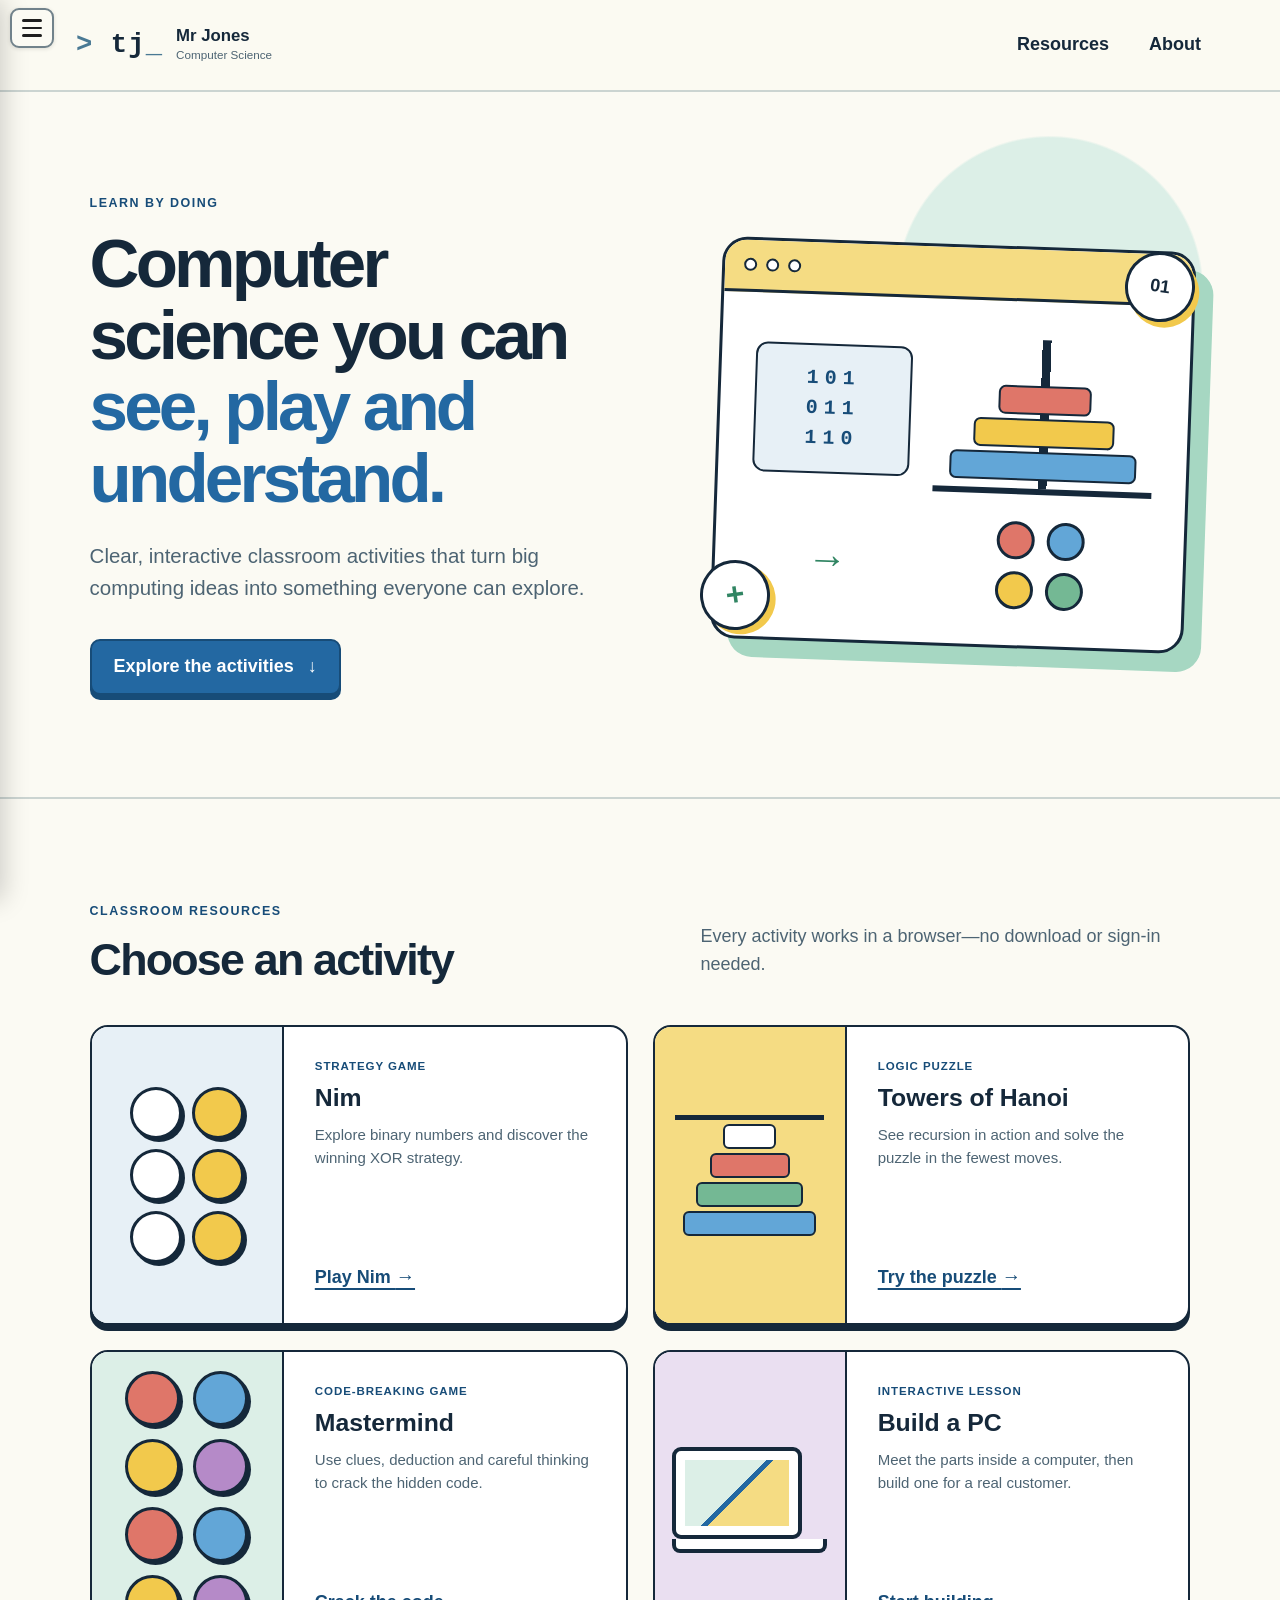
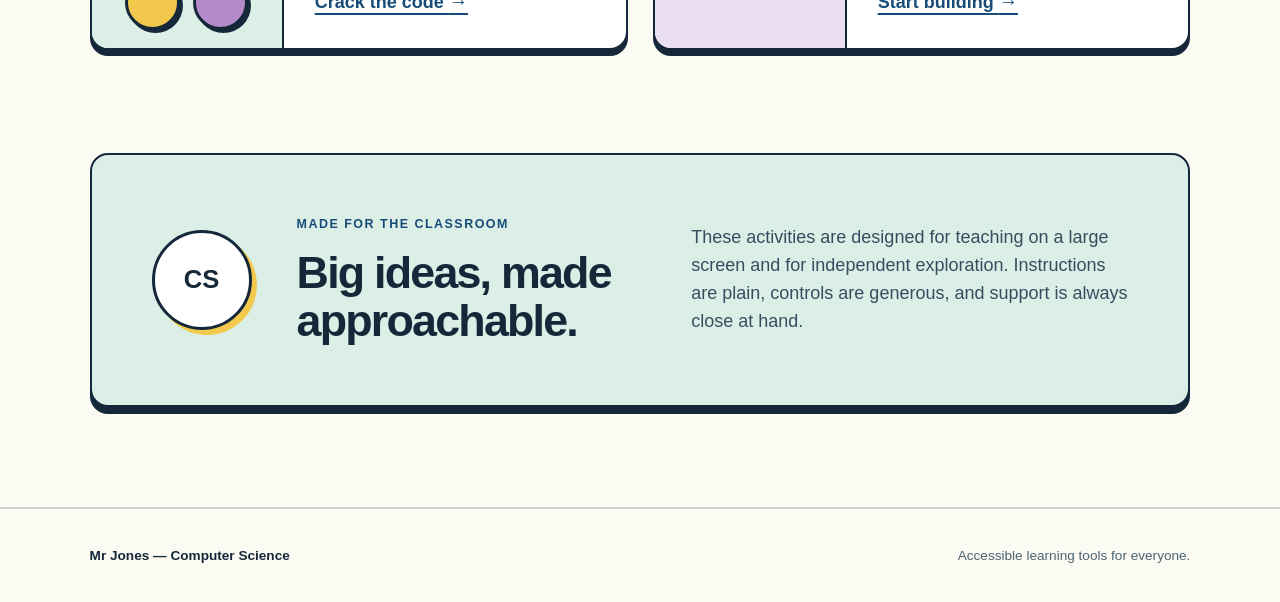
<file: index.html>
<!DOCTYPE html>
<html lang="en">
<head>
<meta charset="UTF-8">
<meta name="viewport" content="width=device-width, initial-scale=1.0">
<meta name="description" content="Clear, interactive computer science resources for the classroom.">
<title>Mr Jones — Computer Science</title>
<style>
:root{--ink:#15283a;--muted:#4d6473;--paper:#fbfaf3;--cream:#f3f0df;--white:#fff;--blue:#2368a2;--blue-d:#174c78;--green:#318563;--yellow:#f2c94c;--line:#cbd4d1;--focus:#b74b00}*{box-sizing:border-box}html{scroll-behavior:smooth}body{margin:0;background:var(--paper);color:var(--ink);font-family:Verdana,Arial,sans-serif;font-size:18px;line-height:1.55}a{color:inherit}.skip-link{position:fixed;z-index:100001;left:1rem;top:1rem;transform:translateY(-180%);padding:.7rem 1rem;border-radius:.4rem;background:var(--ink);color:#fff;font-weight:700}.skip-link:focus{transform:none}:focus-visible{outline:4px solid var(--focus);outline-offset:4px}
.site-header{min-height:92px;padding:16px clamp(24px,5vw,72px) 16px 76px;display:flex;align-items:center;justify-content:space-between;gap:28px;border-bottom:2px solid var(--line);background:rgba(251,250,243,.96)}.brand{display:inline-flex;align-items:center;gap:13px;text-decoration:none}.brand-mark{width:53px;height:53px;display:grid;place-items:center;border-radius:15px;background:var(--ink);color:#fff;font-weight:900;letter-spacing:-.06em}.brand strong,.brand small{display:block}.brand strong{font-size:1.05rem;line-height:1.15}.brand small{color:var(--muted);font-size:.73rem}.site-nav{display:flex;gap:10px}.site-nav a{min-height:44px;padding:9px 15px;border-radius:8px;font-weight:700;text-decoration:none}.site-nav a:hover{background:var(--cream);text-decoration:underline;text-underline-offset:4px}
.hero{min-height:630px;padding:clamp(60px,8vw,110px) clamp(24px,7vw,110px);display:grid;grid-template-columns:minmax(0,1.05fr) minmax(360px,.95fr);align-items:center;gap:clamp(45px,8vw,120px);border-bottom:2px solid var(--line);background:radial-gradient(circle at 82% 28%,#dcefe7 0 13%,transparent 13.2%),var(--paper);overflow:hidden}.hero-copy{max-width:780px}.kicker{margin:0 0 14px;color:var(--blue-d);font-size:.78rem;font-weight:900;letter-spacing:.12em;text-transform:uppercase}h1,h2,h3,p{margin-top:0}h1{margin-bottom:25px;max-width:850px;font-size:clamp(2.55rem,5.4vw,5rem);line-height:1.04;letter-spacing:-.055em}h1 em{color:var(--blue);font-style:normal}.hero-intro{max-width:690px;margin-bottom:35px;color:var(--muted);font-size:clamp(1.04rem,1.6vw,1.28rem)}.primary-button{display:inline-flex;align-items:center;gap:14px;min-height:56px;padding:12px 22px;border:2px solid var(--blue-d);border-radius:10px;background:var(--blue);color:#fff;font-weight:800;text-decoration:none;box-shadow:0 5px 0 var(--blue-d)}.primary-button:hover{background:var(--blue-d);transform:translateY(2px);box-shadow:0 3px 0 #0c334f}
.hero-demo{position:relative;min-height:410px;display:grid;place-items:center}.demo-window{position:relative;width:min(100%,520px);aspect-ratio:1.18;border:3px solid var(--ink);border-radius:25px;background:#fff;box-shadow:18px 18px 0 #a6d7c2;transform:rotate(2deg);overflow:hidden}.window-bar{height:52px;display:flex;align-items:center;gap:9px;padding:0 19px;border-bottom:3px solid var(--ink);background:#f5dc83}.window-bar i{width:13px;height:13px;border:2px solid var(--ink);border-radius:50%;background:#fff}.demo-grid{height:calc(100% - 52px);padding:34px;display:grid;grid-template-columns:1fr 1.4fr;gap:24px;place-items:center}.code-block{width:100%;padding:18px;border:2px solid var(--ink);border-radius:12px;background:#e7f0f6;color:var(--blue-d);font:800 1.25rem/1.5 monospace;letter-spacing:.3em;text-align:center}.demo-tower{align-self:end;width:100%;height:155px;display:flex;flex-direction:column-reverse;align-items:center;padding-bottom:8px;border-bottom:6px solid var(--ink);background:linear-gradient(90deg,transparent 48%,var(--ink) 48% 52%,transparent 52%)}.demo-tower i{display:block;height:29px;margin-top:4px;border:2px solid var(--ink);border-radius:7px}.demo-tower i:nth-child(1){width:85%;background:#62a6d7}.demo-tower i:nth-child(2){width:64%;background:#f2c94c}.demo-tower i:nth-child(3){width:42%;background:#df7669}.demo-arrow{color:var(--green);font-size:2.5rem;font-weight:900}.demo-pegs{display:grid;grid-template-columns:repeat(2,38px);gap:12px}.demo-pegs i{width:38px;height:38px;border:3px solid var(--ink);border-radius:50%}.demo-pegs i:nth-child(1){background:#df7669}.demo-pegs i:nth-child(2){background:#62a6d7}.demo-pegs i:nth-child(3){background:#f2c94c}.demo-pegs i:nth-child(4){background:#74b894}.orbit{position:absolute;display:grid;place-items:center;width:70px;height:70px;border:3px solid var(--ink);border-radius:50%;background:#fff;font-weight:900;box-shadow:5px 5px 0 var(--yellow)}.orbit-one{right:-5px;top:12px;transform:rotate(8deg)}.orbit-two{left:-16px;bottom:20px;color:var(--green);font-size:2rem;transform:rotate(-8deg)}
.resources{padding:clamp(70px,8vw,110px) clamp(24px,7vw,110px)}.section-heading{display:flex;align-items:end;justify-content:space-between;gap:40px;margin-bottom:42px}.section-heading h2,.about h2{margin-bottom:0;font-size:clamp(2rem,3.5vw,3.25rem);line-height:1.08;letter-spacing:-.04em}.section-heading>p{max-width:490px;margin-bottom:4px;color:var(--muted)}.resource-grid{display:grid;grid-template-columns:repeat(2,minmax(0,1fr));gap:25px}.resource-card{min-height:300px;display:grid;grid-template-columns:minmax(180px,.72fr) 1.28fr;border:2px solid var(--ink);border-radius:18px;background:var(--white);text-decoration:none;overflow:hidden;box-shadow:0 6px 0 var(--ink);transition:transform .12s,box-shadow .12s}.resource-card:hover{transform:translateY(-4px);box-shadow:0 10px 0 var(--ink)}.graphic{min-height:100%;border-right:2px solid var(--ink);background:#e7f0f6}.card-2 .graphic{background:#f5dc83}.card-3 .graphic{background:#dcefe7}.card-4 .graphic{background:#eadff1}.card-copy{padding:31px;display:flex;flex-direction:column;align-items:flex-start}.card-eyebrow{margin-bottom:7px;color:var(--blue-d);font-size:.72rem;font-weight:900;letter-spacing:.08em;text-transform:uppercase}.card-copy h3{margin-bottom:10px;font-size:1.55rem;line-height:1.2}.card-copy>p:not(.card-eyebrow){color:var(--muted);font-size:.94rem}.card-action{margin-top:auto;color:var(--blue-d);font-weight:900;text-decoration:underline;text-decoration-thickness:2px;text-underline-offset:5px}.card-action b{font-size:1.2rem}
.nim-graphic{display:flex;flex-wrap:wrap;align-content:center;justify-content:center;gap:10px;padding:32px}.nim-graphic i{width:52px;height:52px;border:3px solid var(--ink);border-radius:50%;background:#fff;box-shadow:3px 3px 0 var(--ink)}.nim-graphic i:nth-child(2n){background:#f2c94c}.hanoi-graphic{display:flex;flex-direction:column-reverse;align-items:center;justify-content:center;background-image:linear-gradient(90deg,transparent 49%,var(--ink) 49% 51%,transparent 51%)}.hanoi-graphic:after{content:"";width:78%;height:5px;background:var(--ink)}.hanoi-graphic span{height:25px;margin-top:4px;border:2px solid var(--ink);border-radius:6px}.hanoi-graphic span:nth-child(1){width:70%;background:#62a6d7}.hanoi-graphic span:nth-child(2){width:56%;background:#74b894}.hanoi-graphic span:nth-child(3){width:42%;background:#df7669}.hanoi-graphic span:nth-child(4){width:28%;background:#fff}.mastermind-graphic{display:grid;grid-template-columns:repeat(2,55px);place-content:center;gap:13px}.mastermind-graphic i{width:55px;height:55px;border:3px solid var(--ink);border-radius:50%;box-shadow:3px 3px 0 var(--ink)}.mastermind-graphic i:nth-child(4n+1){background:#df7669}.mastermind-graphic i:nth-child(4n+2){background:#62a6d7}.mastermind-graphic i:nth-child(4n+3){background:#f2c94c}.mastermind-graphic i:nth-child(4n){background:#b58ac8}.pc-graphic{display:grid;place-content:center}.pc-graphic .screen{width:130px;height:92px;padding:9px;border:4px solid var(--ink);border-radius:9px;background:#fff}.pc-graphic .screen i{display:block;width:100%;height:100%;background:linear-gradient(135deg,#dcefe7 0 48%,var(--blue) 48% 52%,#f5dc83 52%)}.pc-graphic .base{width:155px;height:14px;margin:auto;border:4px solid var(--ink);border-top:0;border-radius:0 0 8px 8px;background:#fff}
.about{margin:0 clamp(24px,7vw,110px) 100px;padding:clamp(35px,5vw,60px);display:grid;grid-template-columns:auto minmax(260px,.8fr) minmax(320px,1fr);align-items:center;gap:45px;border:2px solid var(--ink);border-radius:18px;background:#dcefe7;box-shadow:0 7px 0 var(--ink)}.about>p{margin:0;color:#344e5f}.about-mark{width:100px;height:100px;display:grid;place-items:center;border:3px solid var(--ink);border-radius:50%;background:#fff;box-shadow:5px 5px 0 var(--yellow)}.about-mark span{font-size:1.6rem;font-weight:900}footer{padding:36px clamp(24px,7vw,110px);display:flex;justify-content:space-between;gap:20px;border-top:2px solid var(--line);color:var(--muted);font-size:.85rem}footer strong{color:var(--ink)}
@media(max-width:1000px){.hero{grid-template-columns:1fr}.hero-demo{min-height:350px}.resource-grid{grid-template-columns:1fr}.about{grid-template-columns:auto 1fr}.about>p{grid-column:1/-1}}@media(max-width:640px){body{font-size:16px}.site-header{align-items:flex-start;padding-left:62px}.brand small{display:none}.site-nav{gap:0}.site-nav a{padding:10px 8px}.hero{min-height:auto;padding-top:60px}.hero-demo{min-height:270px}.demo-window{width:88%}.orbit{width:54px;height:54px}.section-heading{display:block}.section-heading>p{margin-top:20px}.resource-card{grid-template-columns:1fr}.graphic{min-height:180px;border-right:0;border-bottom:2px solid var(--ink)}.about{grid-template-columns:1fr;gap:25px}.about>p{grid-column:auto}footer{flex-direction:column}.brand-mark{width:46px;height:46px}}@media(prefers-reduced-motion:reduce){html{scroll-behavior:auto}*,*::before,*::after{transition:none!important;animation:none!important}}
.command-logo{display:inline-flex;align-items:baseline;font-family:"Courier New",monospace;font-size:1.7rem;font-weight:700;letter-spacing:.04em;white-space:nowrap}.command-logo .prompt,.command-logo .cursor{color:#497994}.command-logo .letters{color:var(--ink)}body{overflow-x:hidden}
@media(max-width:640px){.site-nav a[href="#about"]{display:none}}
</style>
</head>
<body>
<a class="skip-link" href="#resources">Skip to classroom resources</a>
<header class="site-header">
  <a class="brand" href="#top" aria-label="Mr Jones Computer Science — home"><span class="command-logo" aria-hidden="true"><span class="prompt">&gt;</span>&nbsp;<span class="letters">tj</span><span class="cursor">_</span></span><span><strong>Mr Jones</strong><small>Computer Science</small></span></a>
  <nav class="site-nav" aria-label="Main navigation"><a href="#resources">Resources</a><a href="#about">About</a></nav>
</header>
<main id="top">
  <section class="hero" aria-labelledby="hero-title">
    <div class="hero-copy"><p class="kicker">Learn by doing</p><h1 id="hero-title">Computer science you can <em>see, play and understand.</em></h1><p class="hero-intro">Clear, interactive classroom activities that turn big computing ideas into something everyone can explore.</p><a class="primary-button" href="#resources">Explore the activities <span aria-hidden="true">↓</span></a></div>
    <div class="hero-demo" aria-label="A colourful abstract illustration of computing activities"><div class="demo-window" aria-hidden="true"><div class="window-bar"><i></i><i></i><i></i></div><div class="demo-grid"><span class="code-block">101<br>011<br>110</span><span class="demo-tower"><i></i><i></i><i></i></span><span class="demo-arrow">→</span><span class="demo-pegs"><i></i><i></i><i></i><i></i></span></div></div><span class="orbit orbit-one" aria-hidden="true">01</span><span class="orbit orbit-two" aria-hidden="true">+</span></div>
  </section>
  <section class="resources" id="resources" aria-labelledby="resources-title">
    <div class="section-heading"><div><p class="kicker">Classroom resources</p><h2 id="resources-title">Choose an activity</h2></div><p>Every activity works in a browser—no download or sign-in needed.</p></div>
    <div class="resource-grid">
      <a class="resource-card card-1" href="/nim/"><div class="graphic nim-graphic" aria-hidden="true"><i></i><i></i><i></i><i></i><i></i><i></i></div><div class="card-copy"><p class="card-eyebrow">Strategy game</p><h3>Nim</h3><p>Explore binary numbers and discover the winning XOR strategy.</p><span class="card-action">Play Nim <b aria-hidden="true">→</b></span></div></a>
      <a class="resource-card card-2" href="/hanoi/"><div class="graphic hanoi-graphic" aria-hidden="true"><span></span><span></span><span></span><span></span></div><div class="card-copy"><p class="card-eyebrow">Logic puzzle</p><h3>Towers of Hanoi</h3><p>See recursion in action and solve the puzzle in the fewest moves.</p><span class="card-action">Try the puzzle <b aria-hidden="true">→</b></span></div></a>
      <a class="resource-card card-3" href="/mastermind/"><div class="graphic mastermind-graphic" aria-hidden="true"><i></i><i></i><i></i><i></i><i></i><i></i><i></i><i></i></div><div class="card-copy"><p class="card-eyebrow">Code-breaking game</p><h3>Mastermind</h3><p>Use clues, deduction and careful thinking to crack the hidden code.</p><span class="card-action">Crack the code <b aria-hidden="true">→</b></span></div></a>
      <a class="resource-card card-4" href="/buildapc/"><div class="graphic pc-graphic" aria-hidden="true"><span class="screen"><i></i></span><span class="base"></span></div><div class="card-copy"><p class="card-eyebrow">Interactive lesson</p><h3>Build a PC</h3><p>Meet the parts inside a computer, then build one for a real customer.</p><span class="card-action">Start building <b aria-hidden="true">→</b></span></div></a>
    </div>
  </section>
  <section class="about" id="about" aria-labelledby="about-title"><div class="about-mark" aria-hidden="true"><span>CS</span></div><div><p class="kicker">Made for the classroom</p><h2 id="about-title">Big ideas, made approachable.</h2></div><p>These activities are designed for teaching on a large screen and for independent exploration. Instructions are plain, controls are generous, and support is always close at hand.</p></section>
</main>
<footer><strong>Mr Jones — Computer Science</strong><span>Accessible learning tools for everyone.</span></footer>
<script src="shared.js"></script>
</body>
</html>
</file>
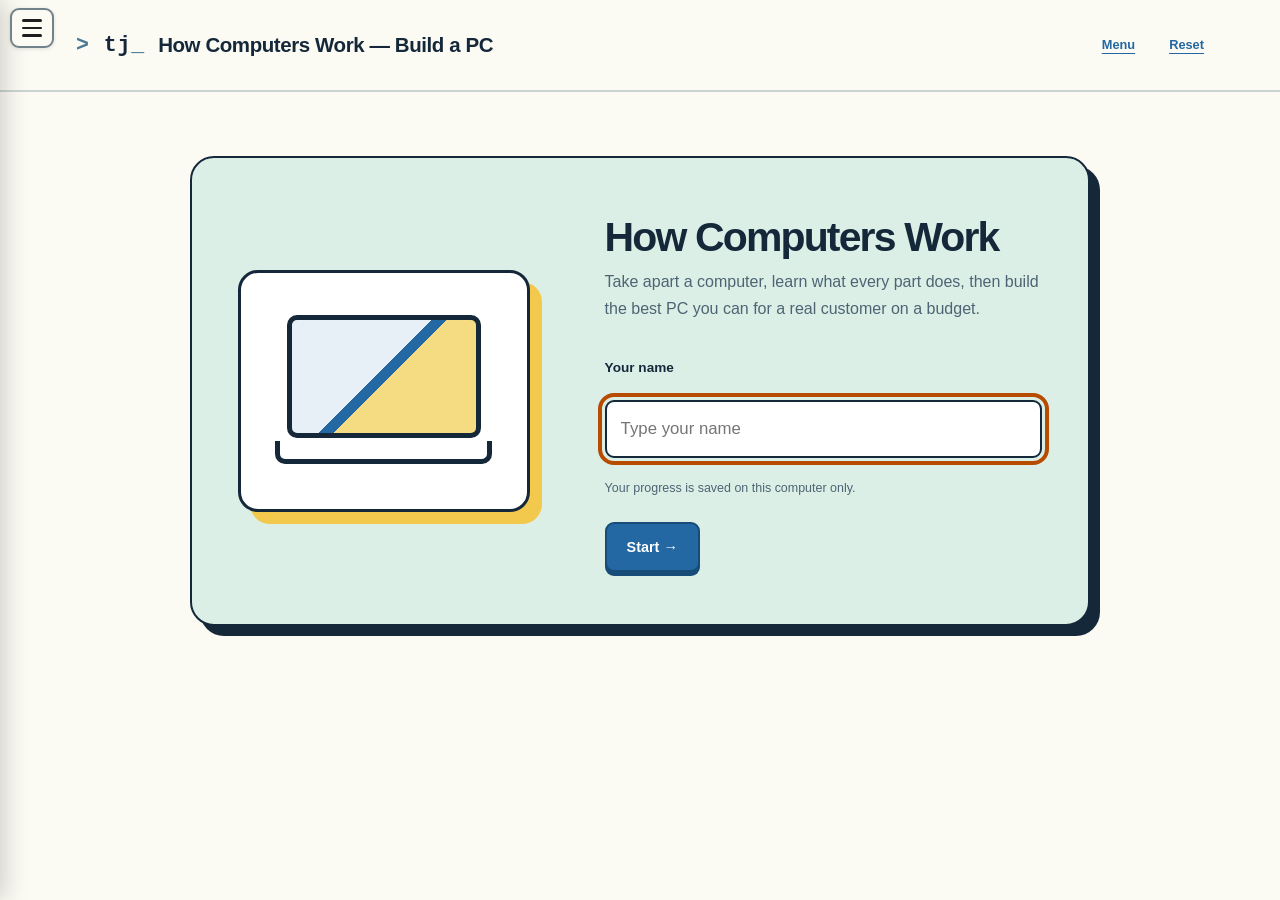
<file: buildapc/index.html>
<!DOCTYPE html>
<html lang="en">
<head>
<meta charset="UTF-8">
<meta name="viewport" content="width=device-width, initial-scale=1.0">
<title>How Computers Work — Build a PC</title>
<style>
*, *::before, *::after { box-sizing: border-box; margin: 0; padding: 0; }

:root {
  --bg:          #f7f7f3;
  --white:       #ffffff;
  --border:      #d8d8d0;
  --border-dark: #b0b0a8;
  --text:        #2a2a2a;
  --muted:       #888880;
  --faint:       #c0c0b8;

  --green:       #3bba5a;
  --green-d:     #2a9648;
  --green-light: #d4f5dc;

  --blue:        #3a8fd4;
  --blue-light:  #dcecfa;
  --orange:      #e07a30;
  --red:         #d94040;
  --red-light:   #fadcdc;
  --purple:      #7060cc;

  --yellow-hdr:  #fdf8dc;
  --yellow-bdr:  #e8d87a;

  --font: Arial, Helvetica, sans-serif;
  --mono: 'Courier New', Courier, monospace;
}

html, body { min-height: 100%; }

body {
  background: var(--bg);
  font-family: var(--font);
  color: var(--text);
  line-height: 1.5;
}

/* ── HEADER ─────────────────────────────────────────── */
#header {
  background: var(--yellow-hdr);
  border-bottom: 2.5px solid var(--yellow-bdr);
  padding: 14px 20px 14px 64px;
  display: flex;
  align-items: center;
  justify-content: space-between;
  gap: 16px;
  flex-wrap: wrap;
  position: sticky;
  top: 0;
  z-index: 50;
}
#header h1 {
  font-size: clamp(1rem, 2.4vw, 1.5rem);
  font-weight: 900;
  letter-spacing: 0.01em;
}
#header-right {
  display: flex;
  align-items: center;
  gap: 12px;
  font-family: var(--mono);
  font-size: 0.72rem;
  color: var(--muted);
}
#who { font-weight: 700; color: var(--text); }

.link-btn {
  font-family: var(--font);
  font-size: 0.72rem;
  font-weight: 700;
  background: none;
  border: none;
  color: var(--muted);
  cursor: pointer;
  text-decoration: underline;
  padding: 2px 4px;
}
.link-btn:hover { color: var(--text); }

/* ── LAYOUT ─────────────────────────────────────────── */
main {
  max-width: 1000px;
  margin: 0 auto;
  padding: 28px 20px 64px;
}

.screen { display: none; }
.screen.active { display: block; }

.eyebrow {
  font-family: var(--mono);
  font-size: 0.62rem;
  letter-spacing: 0.22em;
  text-transform: uppercase;
  color: var(--faint);
  margin-bottom: 10px;
}

h2.screen-title {
  font-size: clamp(1.3rem, 3vw, 2rem);
  font-weight: 900;
  line-height: 1.15;
  margin-bottom: 8px;
}

p.screen-intro {
  font-size: 0.92rem;
  color: var(--muted);
  margin-bottom: 24px;
  max-width: 66ch;
}

/* ── PANELS ─────────────────────────────────────────── */
.panel {
  background: var(--white);
  border: 2px solid var(--border);
  border-radius: 10px;
  padding: 22px 24px;
  margin-bottom: 18px;
  box-shadow: 0 2px 6px rgba(0,0,0,0.05);
}
.panel h3 {
  font-size: 1.05rem;
  font-weight: 800;
  margin-bottom: 6px;
}
.panel .sub {
  font-size: 0.84rem;
  color: var(--muted);
  margin-bottom: 18px;
}

/* ── BUTTONS ────────────────────────────────────────── */
.btn {
  font-family: var(--font);
  font-size: 0.88rem;
  font-weight: 700;
  padding: 11px 22px;
  border: 2px solid var(--border-dark);
  background: var(--white);
  color: var(--text);
  cursor: pointer;
  border-radius: 6px;
  transition: all 0.15s;
  box-shadow: 0 2px 4px rgba(0,0,0,0.06);
}
.btn:hover:not(:disabled) { background: var(--bg); border-color: var(--text); }
.btn:active:not(:disabled) { transform: scale(0.98); }
.btn.primary { background: var(--green); border-color: var(--green-d); color: #fff; }
.btn.primary:hover:not(:disabled) { background: var(--green-d); border-color: var(--green-d); }
.btn:disabled { opacity: 0.35; cursor: not-allowed; }
.btn-row { display: flex; gap: 10px; flex-wrap: wrap; margin-top: 20px; }

/* ── NAME ENTRY ─────────────────────────────────────── */
#screen-name .name-card {
  max-width: 460px;
  margin: 6vh auto 0;
  text-align: center;
}
.name-emoji { font-size: 3.4rem; line-height: 1; margin-bottom: 12px; }
#name-input {
  width: 100%;
  font-family: var(--font);
  font-size: 1.05rem;
  padding: 12px 14px;
  border: 2px solid var(--border-dark);
  border-radius: 6px;
  margin: 18px 0 6px;
  text-align: center;
}
#name-input:focus { outline: none; border-color: var(--green); }
.name-hint { font-size: 0.74rem; color: var(--muted); min-height: 1.2em; }

/* ── HUB CARDS ──────────────────────────────────────── */
.hub-cards {
  display: grid;
  grid-template-columns: repeat(auto-fit, minmax(230px, 1fr));
  gap: 16px;
}
.hub-card {
  background: var(--white);
  border: 2px solid var(--border);
  border-radius: 10px;
  padding: 22px 20px;
  display: flex;
  flex-direction: column;
  gap: 8px;
  cursor: pointer;
  transition: border-color 0.16s, box-shadow 0.16s, transform 0.14s;
  box-shadow: 0 2px 6px rgba(0,0,0,0.05);
  text-align: left;
  font-family: var(--font);
  color: inherit;
}
.hub-card:hover {
  border-color: var(--green);
  box-shadow: 0 4px 18px rgba(59,186,90,0.15);
  transform: translateY(-2px);
}
.hub-card.locked { opacity: 0.55; cursor: not-allowed; }
.hub-card.locked:hover { border-color: var(--border); box-shadow: 0 2px 6px rgba(0,0,0,0.05); transform: none; }
.hub-icon { font-size: 1.9rem; line-height: 1; }
.hub-lesson {
  font-family: var(--mono);
  font-size: 0.58rem;
  letter-spacing: 0.18em;
  text-transform: uppercase;
  color: var(--faint);
}
.hub-title { font-size: 1.02rem; font-weight: 800; line-height: 1.2; }
.hub-desc { font-size: 0.8rem; color: var(--muted); flex: 1; line-height: 1.5; }
.hub-status {
  font-family: var(--mono);
  font-size: 0.7rem;
  font-weight: 700;
  color: var(--muted);
  padding-top: 6px;
  border-top: 1px solid var(--border);
}
.hub-status.done { color: var(--green-d); }

/* big green tick for anything finished */
.done-badge {
  position: absolute;
  top: -13px; right: -13px;
  width: 48px; height: 48px;
  border-radius: 50%;
  background: var(--green);
  border: 4px solid var(--white);
  box-shadow: 0 4px 12px rgba(47,154,85,0.4);
  display: flex; align-items: center; justify-content: center;
  color: #fff;
  font-size: 1.7rem;
  font-weight: 900;
  line-height: 1;
  animation: badgePop 0.4s cubic-bezier(0.34,1.6,0.64,1);
  pointer-events: none;
}
@keyframes badgePop {
  from { transform: scale(0.3); opacity: 0; }
  to   { transform: scale(1);   opacity: 1; }
}
.hub-card, .client-card { position: relative; overflow: visible; }
.hub-card.done, .client-card.done { border-color: var(--green); background: #fbfffc; }

/* ── PROGRESS BAR ───────────────────────────────────── */
.progress-wrap {
  display: flex;
  align-items: center;
  gap: 12px;
  margin-bottom: 26px;
  flex-wrap: wrap;
}
.progress-track {
  flex: 1;
  min-width: 160px;
  height: 12px;
  background: var(--white);
  border: 2px solid var(--border);
  border-radius: 8px;
  overflow: hidden;
}
.progress-fill {
  height: 100%;
  background: var(--green);
  width: 0%;
  transition: width 0.4s ease;
}
.progress-text {
  font-family: var(--mono);
  font-size: 0.72rem;
  font-weight: 700;
  color: var(--muted);
}

/* ── COMPONENT EXPLORER ─────────────────────────────── */
.explore-grid {
  display: grid;
  grid-template-columns: repeat(auto-fill, minmax(120px, 1fr));
  gap: 12px;
}
.part-tile {
  background: var(--white);
  border: 2px solid var(--border);
  border-radius: 9px;
  padding: 12px 8px 10px;
  cursor: pointer;
  transition: all 0.15s;
  display: flex;
  flex-direction: column;
  align-items: center;
  gap: 7px;
  font-family: var(--font);
  color: inherit;
}
.part-tile:hover { border-color: var(--blue); transform: translateY(-2px); box-shadow: 0 4px 14px rgba(58,143,212,0.16); }
.part-tile.seen { border-color: var(--green); background: #fbfffc; }
.part-tile svg { width: 100%; height: 62px; }
.part-name { font-size: 0.76rem; font-weight: 700; text-align: center; line-height: 1.2; }
.part-tick { font-size: 0.62rem; color: var(--green-d); font-weight: 700; min-height: 1em; }

/* ── MODAL ──────────────────────────────────────────── */
.overlay {
  display: none;
  position: fixed; inset: 0;
  background: rgba(40,40,36,0.55);
  z-index: 500;
  align-items: center;
  justify-content: center;
  backdrop-filter: blur(3px);
  padding: 20px;
}
.overlay.show { display: flex; }
@keyframes popUp {
  from { transform: scale(0.85); opacity: 0; }
  to   { transform: scale(1); opacity: 1; }
}
.modal-card {
  background: var(--white);
  border: 2px solid var(--border);
  border-radius: 12px;
  padding: 28px 30px;
  max-width: 520px;
  width: 100%;
  max-height: 88vh;
  overflow-y: auto;
  box-shadow: 0 20px 60px rgba(0,0,0,0.22);
  animation: popUp 0.24s cubic-bezier(0.34,1.4,0.64,1);
}
.modal-card svg { width: 150px; height: 110px; display: block; margin: 0 auto 14px; }
.modal-cat {
  font-family: var(--mono);
  font-size: 0.6rem;
  letter-spacing: 0.2em;
  text-transform: uppercase;
  color: var(--blue);
  text-align: center;
  margin-bottom: 6px;
}
.modal-title { font-size: 1.4rem; font-weight: 900; text-align: center; margin-bottom: 12px; }
.modal-body { font-size: 0.9rem; color: var(--text); line-height: 1.65; }
.modal-body p { margin-bottom: 10px; }
.modal-body strong { color: var(--green-d); }
.modal-fact {
  background: var(--bg);
  border-left: 3px solid var(--yellow-bdr);
  padding: 10px 14px;
  border-radius: 4px;
  font-size: 0.84rem;
  margin-top: 12px;
}

/* ── QUIZ ───────────────────────────────────────────── */
.q-block { margin-bottom: 22px; padding-bottom: 20px; border-bottom: 1.5px solid var(--border); }
.q-block:last-child { border-bottom: none; margin-bottom: 0; padding-bottom: 0; }
.q-num {
  font-family: var(--mono);
  font-size: 0.6rem;
  letter-spacing: 0.16em;
  color: var(--faint);
  text-transform: uppercase;
  margin-bottom: 5px;
}
.q-text { font-size: 0.96rem; font-weight: 700; margin-bottom: 12px; line-height: 1.4; }
.q-opts { display: flex; gap: 9px; flex-wrap: wrap; }
.q-opt {
  font-family: var(--font);
  font-size: 0.82rem;
  font-weight: 700;
  padding: 9px 16px;
  border: 2px solid var(--border-dark);
  background: var(--white);
  color: var(--text);
  border-radius: 6px;
  cursor: pointer;
  transition: all 0.14s;
}
.q-opt:hover:not(.locked) { border-color: var(--blue); background: var(--blue-light); }
.q-opt.chosen { border-color: var(--blue); background: var(--blue-light); }
.q-opt.correct { border-color: var(--green-d); background: var(--green-light); color: var(--green-d); }
.q-opt.wrong { border-color: var(--red); background: var(--red-light); color: var(--red); }
.q-opt.locked { cursor: default; }
.q-fb {
  font-size: 0.82rem;
  margin-top: 10px;
  padding: 9px 13px;
  border-radius: 5px;
  display: none;
  line-height: 1.55;
}
.q-fb.show { display: block; }
.q-fb.ok { background: var(--green-light); color: var(--green-d); }
.q-fb.no { background: var(--red-light); color: var(--red); }

.q-media { display: flex; align-items: center; gap: 14px; margin-bottom: 12px; }
.q-media svg { width: 78px; height: 62px; flex-shrink: 0; }

/* ── COMPARE (magnetic vs SSD) ──────────────────────── */
.compare {
  display: grid;
  grid-template-columns: repeat(auto-fit, minmax(230px, 1fr));
  gap: 14px;
}
.compare-card {
  border: 2px solid var(--border);
  border-radius: 9px;
  padding: 18px;
  background: var(--white);
  cursor: pointer;
  transition: all 0.15s;
}
.compare-card:hover { border-color: var(--blue); }
.compare-card.picked { border-color: var(--green); background: #fbfffc; box-shadow: 0 3px 14px rgba(59,186,90,0.16); }
.compare-card svg { width: 100%; height: 84px; margin-bottom: 10px; }
.compare-card h4 { font-size: 0.98rem; font-weight: 800; margin-bottom: 8px; text-align: center; }
.compare-card ul { list-style: none; font-size: 0.8rem; line-height: 1.7; }
.compare-card li::before { content: '• '; color: var(--muted); }

/* ── SORTING (software categories) ──────────────────── */
.sort-pool {
  display: flex;
  flex-wrap: wrap;
  gap: 8px;
  min-height: 46px;
  margin-bottom: 18px;
}
.chip {
  font-family: var(--font);
  font-size: 0.8rem;
  font-weight: 700;
  padding: 8px 13px;
  border: 2px solid var(--border-dark);
  background: var(--white);
  border-radius: 20px;
  cursor: pointer;
  transition: all 0.14s;
  color: inherit;
}
.chip:hover { border-color: var(--blue); background: var(--blue-light); }
.chip.selected { border-color: var(--blue); background: var(--blue-light); }
.chip.placed-ok { border-color: var(--green-d); background: var(--green-light); color: var(--green-d); cursor: default; }
.chip.placed-no { border-color: var(--red); background: var(--red-light); color: var(--red); cursor: default; }

.bins { display: grid; grid-template-columns: repeat(auto-fit, minmax(190px, 1fr)); gap: 12px; }
.bin {
  border: 2px dashed var(--border-dark);
  border-radius: 9px;
  padding: 14px;
  min-height: 120px;
  background: var(--bg);
  transition: all 0.15s;
  cursor: pointer;
}
.bin:hover, .bin.armed { border-color: var(--blue); background: var(--blue-light); }
.bin h4 { font-size: 0.86rem; font-weight: 800; margin-bottom: 4px; }
.bin .bin-hint { font-size: 0.72rem; color: var(--muted); margin-bottom: 10px; line-height: 1.45; }
.bin-items { display: flex; flex-wrap: wrap; gap: 6px; }

/* ── SHOP (Activity 4) ──────────────────────────────── */
.client-cards { display: grid; grid-template-columns: repeat(auto-fit, minmax(215px, 1fr)); gap: 14px; }
.client-card {
  background: var(--white);
  border: 2px solid var(--border);
  border-radius: 10px;
  padding: 20px;
  cursor: pointer;
  transition: all 0.15s;
  text-align: left;
  font-family: var(--font);
  color: inherit;
}
.client-card:hover { border-color: var(--green); transform: translateY(-2px); box-shadow: 0 4px 18px rgba(59,186,90,0.15); }
.client-emoji { font-size: 2.1rem; line-height: 1; margin-bottom: 8px; }
.client-name { font-size: 1rem; font-weight: 800; margin-bottom: 6px; }
.client-quote { font-size: 0.8rem; color: var(--muted); font-style: italic; line-height: 1.5; margin-bottom: 10px; }
.client-budget {
  font-family: var(--mono);
  font-size: 0.86rem;
  font-weight: 700;
  color: var(--green-d);
}

#build-bar {
  position: sticky;
  top: 62px;
  z-index: 40;
  background: var(--white);
  border: 2px solid var(--border);
  border-radius: 10px;
  padding: 12px 18px;
  margin-bottom: 18px;
  display: flex;
  align-items: center;
  justify-content: space-between;
  gap: 14px;
  flex-wrap: wrap;
  box-shadow: 0 3px 12px rgba(0,0,0,0.07);
}
.bb-client { font-size: 0.86rem; font-weight: 700; }
.bb-client span { color: var(--muted); font-weight: 400; }
.bb-money { display: flex; gap: 18px; align-items: center; font-family: var(--mono); font-size: 0.8rem; }
.bb-fig { font-weight: 700; font-size: 1rem; }
.bb-fig.over { color: var(--red); }
.bb-fig.ok { color: var(--green-d); }
.bb-lbl { font-size: 0.56rem; letter-spacing: 0.16em; text-transform: uppercase; color: var(--faint); display: block; }

.shop-cat { margin-bottom: 20px; }
.shop-cat h4 {
  font-size: 0.92rem;
  font-weight: 800;
  margin-bottom: 3px;
}
.shop-cat .cat-why { font-size: 0.76rem; color: var(--muted); margin-bottom: 11px; }
.shop-opts { display: grid; grid-template-columns: repeat(auto-fit, minmax(185px, 1fr)); gap: 10px; }
.shop-opt {
  border: 2px solid var(--border);
  border-radius: 8px;
  padding: 12px 14px;
  background: var(--white);
  cursor: pointer;
  transition: all 0.14s;
  text-align: left;
  font-family: var(--font);
  color: inherit;
  display: flex;
  flex-direction: column;
  gap: 4px;
}
.shop-opt:hover { border-color: var(--blue); }
.shop-opt.picked { border-color: var(--green); background: #fbfffc; box-shadow: 0 2px 10px rgba(59,186,90,0.16); }
.shop-opt-name { font-size: 0.84rem; font-weight: 800; }
.shop-opt-spec { font-size: 0.72rem; color: var(--muted); line-height: 1.45; flex: 1; }
.shop-opt-price { font-family: var(--mono); font-size: 0.88rem; font-weight: 700; color: var(--text); }

/* ── THE COMPUTER FAIR (Activity 4) ─────────────────── */
#a4-shop {
  border: 2px solid var(--border);
  border-radius: 14px;
  overflow: hidden;
  box-shadow: 0 4px 18px rgba(0,0,0,0.10);
  background: #cfe0f5;
}
.fair-svg { display: block; width: 100%; height: auto; }

/* a shelf compartment. The hit area never moves — only the art lifts,
   or hover flickers as the pointer slides off. */
.bin-slot { cursor: pointer; }
.bin-slot .bin-art {
  transition: transform 0.18s ease-out;
  transform-box: fill-box;
  transform-origin: center bottom;
  pointer-events: none;
}
.bin-slot:hover .bin-art { transform: translateY(-7px) scale(1.015); }
.bin-tap { animation: tapPulse 2s ease-in-out infinite; }
@keyframes tapPulse { 0%,100% { opacity: .75; } 50% { opacity: 1; } }

/* ── THE COUNTER ─────────────────────────────────────── */
.counter-card {
  background: var(--white);
  border: 3px solid var(--yellow-bdr);
  border-radius: 14px;
  padding: 24px 26px 20px;
  max-width: 940px;
  width: 100%;
  max-height: 90vh;
  overflow-y: auto;
  box-shadow: 0 22px 64px rgba(0,0,0,0.28);
  animation: popUp 0.24s cubic-bezier(0.34,1.4,0.64,1);
  position: relative;
}
.counter-close {
  position: absolute; top: 10px; right: 14px;
  background: none; border: none; cursor: pointer;
  font-size: 2rem; line-height: 1; color: var(--muted);
}
.counter-close:hover { color: var(--text); }
.counter-head { text-align: center; margin-bottom: 18px; }
.counter-head h3 { font-size: 1.5rem; font-weight: 900; }
.counter-why { font-size: 0.85rem; color: var(--muted); margin: 5px 0 10px; }
.counter-purse {
  font-size: 0.8rem;
  background: var(--bg);
  border: 1.5px solid var(--border);
  border-radius: 8px;
  padding: 8px 12px;
  display: inline-block;
}
.counter-items {
  display: grid;
  grid-template-columns: repeat(auto-fit, minmax(158px, 1fr));
  gap: 12px;
}
.counter-item {
  font-family: var(--font);
  color: inherit;
  background: var(--white);
  border: 2.5px solid var(--border);
  border-radius: 11px;
  padding: 12px 10px 13px;
  cursor: pointer;
  transition: all 0.15s;
  display: flex;
  flex-direction: column;
  align-items: center;
  gap: 3px;
  text-align: center;
}
.counter-item:hover { border-color: var(--blue); transform: translateY(-3px); box-shadow: 0 6px 18px rgba(58,143,212,0.2); }
.counter-item svg { width: 100%; height: 84px; }
.ci-name  { font-size: 0.86rem; font-weight: 800; line-height: 1.2; margin-top: 4px; }
.ci-spec  { font-size: 0.7rem; color: var(--muted); line-height: 1.35; flex: 1; }
.ci-price {
  font-family: var(--mono);
  font-size: 1rem;
  font-weight: 700;
  background: var(--bg);
  border: 1.5px solid var(--border-dark);
  border-radius: 6px;
  padding: 3px 12px;
  margin-top: 5px;
}
.counter-item.picked { border-color: var(--green); background: #f4fdf6; box-shadow: 0 3px 14px rgba(59,186,90,0.2); }
.counter-item.picked .ci-price { background: var(--green); border-color: var(--green-d); color: #fff; }
.counter-item.unaffordable .ci-price { color: var(--red); border-color: var(--red); background: var(--red-light); }
.ci-warn { font-size: 0.66rem; font-weight: 700; color: var(--red); margin-top: 3px; }

/* the wallet — how much is left to spend */
#build-bar.wallet { background: #fffdf5; border-color: var(--yellow-bdr); }

/* ── RESULTS ────────────────────────────────────────── *//* ── RESULTS ────────────────────────────────────────── */
.score-hero { text-align: center; padding: 10px 0 24px; }
.score-big {
  font-family: var(--mono);
  font-size: clamp(3rem, 12vw, 5rem);
  font-weight: 700;
  line-height: 1;
  color: var(--green);
}
.score-big.mid { color: var(--orange); }
.score-big.low { color: var(--red); }
.score-outof { font-family: var(--mono); font-size: 0.8rem; color: var(--muted); letter-spacing: 0.16em; }
.score-grade { font-size: 1.3rem; font-weight: 900; margin-top: 10px; }
.stars { font-size: 1.6rem; letter-spacing: 0.1em; margin-top: 6px; }

.breakdown { margin-top: 6px; }
.bd-row {
  display: flex;
  align-items: center;
  gap: 12px;
  padding: 10px 0;
  border-bottom: 1px solid var(--border);
  font-size: 0.84rem;
  flex-wrap: wrap;
}
.bd-row:last-child { border-bottom: none; }
.bd-cat { font-weight: 700; min-width: 105px; }
.bd-pick { color: var(--muted); flex: 1; min-width: 130px; }
.bd-verdict { font-family: var(--mono); font-size: 0.74rem; font-weight: 700; }
.bd-verdict.good { color: var(--green-d); }
.bd-verdict.okay { color: var(--orange); }
.bd-verdict.bad  { color: var(--red); }

#summary-box {
  font-family: var(--mono);
  font-size: 0.76rem;
  white-space: pre-wrap;
  background: var(--bg);
  border: 2px solid var(--border);
  border-radius: 8px;
  padding: 16px;
  line-height: 1.65;
  margin-top: 12px;
  user-select: all;
}

/* ── WORKBENCH SCENE ────────────────────────────────── */
.stage-head {
  display: flex;
  align-items: center;
  justify-content: space-between;
  gap: 12px;
  flex-wrap: wrap;
  margin-bottom: 14px;
}
.stage-steps { display: flex; gap: 7px; flex-wrap: wrap; }
.stage-pip {
  font-family: var(--mono);
  font-size: 0.6rem;
  letter-spacing: 0.1em;
  text-transform: uppercase;
  padding: 5px 11px;
  border-radius: 20px;
  border: 2px solid var(--border);
  color: var(--faint);
  background: var(--white);
  font-weight: 700;
}
.stage-pip.now  { border-color: var(--blue); color: var(--blue); background: var(--blue-light); }
.stage-pip.done { border-color: var(--green); color: var(--green-d); background: var(--green-light); }

.scene-wrap {
  position: relative;
  background: #eceae4;
  border: 2px solid var(--border);
  border-radius: 12px;
  overflow: hidden;
  box-shadow: inset 0 2px 14px rgba(0,0,0,0.09);
  padding-bottom: 44px;   /* clear strip so the tip never covers the artwork */
}
.scene-svg { display: block; width: 100%; height: auto; }

/* A removable part in the scene */
.sp { cursor: pointer; transition: transform 0.5s cubic-bezier(0.4,0,0.2,1), opacity 0.45s; transform-box: fill-box; transform-origin: center; }
.sp:hover  { filter: brightness(1.08) drop-shadow(0 0 7px rgba(58,143,212,0.85)); }
.sp:active { filter: brightness(1.14) drop-shadow(0 0 10px rgba(58,143,212,1)); }
.sp.removed {
  transform: translate(var(--ox, 0px), var(--oy, -70px)) scale(0.82) rotate(var(--orot, 0deg));
  opacity: 0;
  pointer-events: none;
}
/* pulsing ring inviting a click */
.sp-hot { animation: hotPulse 1.9s ease-in-out infinite; transform-box: fill-box; transform-origin: center; }
@keyframes hotPulse {
  0%,100% { opacity: 0.28; }
  50%     { opacity: 0.9; }
}
.socket-label {
  font-family: 'Courier New', monospace;
  font-size: 11px;
  font-weight: 700;
  fill: #8a8a92;
  letter-spacing: 0.06em;
}

/* cables */
.cable { transition: opacity 0.4s, stroke-dashoffset 0.55s ease-in; }
.cable.pulled { opacity: 0; }

/* the swinging side panel */
#side-panel {
  transition: transform 0.85s cubic-bezier(0.5,0,0.2,1), opacity 0.7s;
  transform-box: fill-box;
  transform-origin: left center;
}
#side-panel.open { transform: translateX(-58px) scaleX(0.08) skewY(-3deg); opacity: 0.3; }

.scene-wrap.no-tip { padding-bottom: 0; }
.scene-tip {
  position: absolute;
  left: 50%;
  bottom: 8px;
  transform: translateX(-50%);
  background: rgba(30,30,28,0.9);
  color: #fff;
  font-size: 0.78rem;
  font-weight: 700;
  padding: 8px 16px;
  border-radius: 20px;
  pointer-events: none;
  white-space: nowrap;
  box-shadow: 0 3px 12px rgba(0,0,0,0.25);
}

/* removed-parts shelf */
.shelf {
  margin-top: 14px;
  background: var(--bg);
  border: 2px solid var(--border);
  border-radius: 10px;
  padding: 12px 14px;
}
.shelf-title {
  font-family: var(--mono);
  font-size: 0.6rem;
  letter-spacing: 0.18em;
  text-transform: uppercase;
  color: var(--faint);
  margin-bottom: 10px;
}
.shelf-row { display: flex; flex-wrap: wrap; gap: 10px; min-height: 74px; align-items: flex-start; }
.shelf-item {
  width: 84px;
  background: var(--white);
  border: 2px solid var(--green);
  border-radius: 8px;
  padding: 6px 4px 5px;
  text-align: center;
  animation: dropIn 0.45s cubic-bezier(0.34,1.5,0.64,1);
  cursor: pointer;
}
.shelf-item svg { width: 100%; height: 40px; }
.shelf-item span { display: block; font-size: 0.62rem; font-weight: 700; line-height: 1.2; margin-top: 3px; }
@keyframes dropIn {
  from { transform: translateY(-26px) scale(0.7); opacity: 0; }
  to   { transform: none; opacity: 1; }
}
.shelf-empty { font-size: 0.78rem; color: var(--muted); font-style: italic; padding: 22px 4px; }

/* parts tray — components waiting to be fitted */
.tray-row { display: flex; flex-wrap: wrap; gap: 10px; }
.tray-item {
  width: 132px;
  background: var(--white);
  border: 2px solid var(--border-dark);
  border-radius: 9px;
  padding: 9px 7px 8px;
  text-align: center;
  cursor: pointer;
  transition: all 0.15s;
  font-family: var(--font);
  color: inherit;
}
.tray-item:hover { border-color: var(--blue); transform: translateY(-3px); box-shadow: 0 5px 16px rgba(58,143,212,0.2); }
.tray-item svg { width: 100%; height: 46px; }
.tray-item .t-name { display: block; font-size: 0.74rem; font-weight: 800; line-height: 1.2; margin-top: 4px; }
.tray-item .t-note { display: block; font-size: 0.62rem; color: var(--muted); line-height: 1.35; margin-top: 3px; }
.tray-item.fitted-ok { border-color: var(--green); background: #fbfffc; cursor: default; }
.tray-item.fitted-ok:hover { transform: none; box-shadow: none; }
.tray-item.dimmed { opacity: 0.4; }
.tray-item.picked { border-color: var(--green); background: var(--green-light); }

/* screwdriver cursor — shown over anything you unscrew */
.cursor-tool, .cursor-tool * {
  cursor: url("data:image/svg+xml,%3Csvg xmlns='http://www.w3.org/2000/svg' width='32' height='32'%3E%3Cg transform='rotate(-45 16 16)'%3E%3Cpath d='M14.4 2.5h3.2v6h-3.2z' fill='%23e8edf2'/%3E%3Cpath d='M14.8 8h2.4v7.4h-2.4z' fill='%23b9c2cb'/%3E%3Crect x='13.2' y='15' width='5.6' height='2.6' rx='1' fill='%237f8894'/%3E%3Crect x='11.8' y='17.2' width='8.4' height='12' rx='3.2' fill='%23c0392b'/%3E%3Crect x='13.4' y='18.6' width='1.8' height='9' rx='.9' fill='%23e0655a'/%3E%3C/g%3E%3C/svg%3E") 7 7, pointer;
}
/* gentle nudge that the case is now openable */
.tool-ready { animation: toolGlow 1.8s ease-in-out infinite; }
@keyframes toolGlow {
  0%,100% { filter: none; }
  50%     { filter: drop-shadow(0 0 9px rgba(232,216,122,0.95)); }
}

/* a part sliding home into its slot */
.fit-part { transform-box: fill-box; transform-origin: center; cursor: pointer; }
.fit-part:hover { filter: brightness(1.09) drop-shadow(0 0 7px rgba(58,143,212,0.8)); }
.fit-part.fitted { animation: seatIn 0.5s cubic-bezier(0.25,0.9,0.3,1); }
@keyframes seatIn {
  0%   { transform: translateX(-58px); opacity: 0; }
  70%  { transform: translateX(4px);   opacity: 1; }
  100% { transform: none;              opacity: 1; }
}
.shelf-pick { cursor: pointer; }

/* Once every original part is back in, the tray has done its job:
   the parts slide off to the right and the box collapses away. */
#a2-refit-box.tray-away { overflow: hidden; animation: trayBoxAway 0.7s ease-in 0.28s forwards; }
@keyframes trayBoxAway {
  0%   { max-height: 300px; opacity: 1; }
  40%  { max-height: 300px; opacity: 0; }
  100% { max-height: 0; opacity: 0; margin-top: 0; padding-top: 0; padding-bottom: 0; border-width: 0; }
}
#a2-refit-box.tray-away .tray-item { animation: trayItemAway 0.42s ease-in forwards; }
#a2-refit-box.tray-away .tray-item:nth-child(1) { animation-delay: 0s; }
#a2-refit-box.tray-away .tray-item:nth-child(2) { animation-delay: .05s; }
#a2-refit-box.tray-away .tray-item:nth-child(3) { animation-delay: .10s; }
#a2-refit-box.tray-away .tray-item:nth-child(4) { animation-delay: .15s; }
#a2-refit-box.tray-away .tray-item:nth-child(5) { animation-delay: .20s; }
@keyframes trayItemAway {
  from { transform: none; opacity: 1; }
  to   { transform: translateX(90px) scale(0.86); opacity: 0; }
}

/* the case turning to show its front, on the way to the storage step */
#a2-scene { perspective: 1400px; }
#a2-scene.flip-out .scene-svg { animation: caseFlipOut 0.44s ease-in forwards; }
#a2-scene.flip-in  .scene-svg { animation: caseFlipIn  0.52s ease-out; }
@keyframes caseFlipOut {
  from { transform: rotateY(0deg) scale(1); opacity: 1; }
  to   { transform: rotateY(-86deg) scale(0.88); opacity: 0.2; }
}
@keyframes caseFlipIn {
  from { transform: rotateY(84deg) scale(0.88); opacity: 0.2; }
  to   { transform: rotateY(0deg) scale(1); opacity: 1; }
}

/* storage that appears on the machine once the build is finished */
.store-part {
  cursor: pointer;
  opacity: 0;
  animation: storeFade 0.75s ease forwards;
  transform-box: fill-box;
  transform-origin: center;
}
@keyframes storeFade {
  from { opacity: 0; transform: scale(0.9); }
  to   { opacity: 1; transform: none; }
}
.store-part:hover { filter: brightness(1.08) drop-shadow(0 0 7px rgba(58,143,212,0.85)); }

/* ── MOBILE ─────────────────────────────────────────── */
@media (max-width: 600px) {
  .scene-wrap.no-tip { padding-bottom: 0; }
.scene-tip { font-size: 0.68rem; padding: 6px 12px; bottom: 6px; }
  /* A stall squeezed to phone width makes the labels unreadable, so let it
     keep its size and scroll sideways inside its own box instead. */
  #a4-shop { overflow-x: auto; -webkit-overflow-scrolling: touch; }
  .fair-svg { min-width: 720px; }
  .counter-card { padding: 20px 14px 16px; }
  .counter-items { grid-template-columns: repeat(auto-fit, minmax(132px, 1fr)); gap: 9px; }
  .shelf-item { width: 66px; }
  .shelf-item svg { height: 32px; }
  #header { padding: 12px 14px 12px 60px; }
  #header h1 { font-size: 0.92rem; }
  main { padding: 20px 14px 48px; }
  .panel { padding: 18px 16px; }
  .modal-card { padding: 22px 18px; }
  #build-bar { top: 56px; padding: 10px 14px; }
  .bb-money { gap: 12px; }
  .explore-grid { grid-template-columns: repeat(auto-fill, minmax(102px, 1fr)); }
}

/* ═══════════════════════════════════════════════════════
   ACCESSIBLE WORKSHOP THEME — shared with the new home page
═══════════════════════════════════════════════════════ */
:root{--bg:#fbfaf3;--white:#fff;--border:#cbd4d1;--border-dark:#71828b;--text:#15283a;--muted:#4d6473;--faint:#657987;--green:#318563;--green-d:#216747;--green-light:#dcefe7;--blue:#2368a2;--blue-light:#e7f0f6;--orange:#b95d21;--red:#b33131;--red-light:#f8e1df;--purple:#72559a;--yellow-hdr:#fbfaf3;--yellow-bdr:#cbd4d1;--yellow:#f2c94c;--ink-shadow:#15283a;--blue-dark:#174c78;--cream:#f3f0df;--font:Verdana,Arial,sans-serif}
html{scroll-behavior:smooth}body{font-size:18px;line-height:1.6}button,input{font:inherit}button:focus-visible,input:focus-visible,[tabindex]:focus-visible{outline:4px solid #b74b00!important;outline-offset:4px}
#header{min-height:92px;padding:16px clamp(24px,5vw,72px) 16px 76px;border-bottom:2px solid var(--border);background:rgba(251,250,243,.97)}#header h1{display:flex;align-items:center;gap:13px;font-size:clamp(1rem,2vw,1.28rem);letter-spacing:-.02em}#header h1::before{content:'MJ';width:52px;height:52px;display:grid;place-items:center;border-radius:14px;background:var(--text);color:#fff;font-size:.9rem;letter-spacing:-.06em}#header-right{gap:10px;font-family:var(--font);font-size:.82rem}.link-btn{min-height:44px;padding:8px 12px;border-radius:8px;color:var(--blue);font-size:.8rem;text-underline-offset:4px}.link-btn:hover{background:var(--blue-light);color:var(--blue-dark)}
main{max-width:1180px;padding:clamp(32px,5vw,64px) clamp(20px,4vw,48px) 90px}.eyebrow{font-family:var(--font);font-size:.72rem;font-weight:900;letter-spacing:.12em;color:var(--blue)}h2.screen-title{max-width:900px;margin-bottom:14px;font-size:clamp(2rem,4vw,3.3rem);line-height:1.08;letter-spacing:-.045em}p.screen-intro{max-width:76ch;margin-bottom:34px;color:var(--muted);font-size:clamp(1rem,1.45vw,1.14rem);line-height:1.65}
.panel{padding:clamp(22px,3vw,34px);margin-bottom:26px;border:2px solid var(--text);border-radius:18px;box-shadow:0 6px 0 var(--ink-shadow)}.panel h3{font-size:1.2rem}.panel .sub{color:var(--muted);font-size:.92rem}.btn{min-height:50px;padding:11px 20px;border:2px solid var(--text);border-radius:9px;color:var(--text);font-size:.9rem;box-shadow:0 4px 0 var(--text);transition:transform .12s,box-shadow .12s,background .12s}.btn:hover:not(:disabled){border-color:var(--text);background:var(--blue-light);transform:translateY(-2px);box-shadow:0 6px 0 var(--text)}.btn:active:not(:disabled){transform:translateY(2px);box-shadow:0 2px 0 var(--text)}.btn.primary{background:var(--blue);border-color:var(--blue-dark);color:#fff;box-shadow:0 4px 0 var(--blue-dark)}.btn.primary:hover:not(:disabled){background:var(--blue-dark);border-color:var(--blue-dark);box-shadow:0 6px 0 #0c334f}.btn:disabled{opacity:.46}
#screen-name .name-card{position:relative;max-width:900px;min-height:500px;margin:1vh auto 0;padding:clamp(32px,5vw,58px);display:grid;grid-template-columns:minmax(260px,.8fr) minmax(320px,1.2fr);grid-template-rows:auto auto auto auto auto auto;align-items:center;column-gap:clamp(35px,6vw,75px);row-gap:10px;border:2px solid var(--text);border-radius:24px;background:#dcefe7;box-shadow:10px 10px 0 var(--text);text-align:left}.name-emoji{grid-column:1;grid-row:1/7;width:100%;aspect-ratio:1.2;display:block;position:relative;margin:0;border:3px solid var(--text);border-radius:20px;background:#fff;box-shadow:12px 12px 0 #f2c94c;color:transparent;font-size:0}.name-emoji::before{content:'';position:absolute;inset:18% 16% 30%;border:5px solid var(--text);border-radius:10px;background:linear-gradient(135deg,#e7f0f6 0 47%,#2368a2 47% 52%,#f5dc83 52%)}.name-emoji::after{content:'';position:absolute;left:12%;right:12%;bottom:19%;height:10%;border:5px solid var(--text);border-top:0;border-radius:0 0 10px 10px;background:#fff}#screen-name .screen-title,#screen-name .screen-intro,#screen-name #name-input,#screen-name .name-hint,#screen-name .btn-row,#screen-name .name-label{grid-column:2}#screen-name .screen-title{grid-row:1;align-self:end;margin-bottom:0}#screen-name .screen-intro{grid-row:2;margin:0!important;align-self:start}.name-label{grid-row:3;display:block;margin-top:8px;font-size:.85rem;font-weight:900}#name-input{grid-row:4;min-height:58px;margin:0;border:2px solid var(--text);border-radius:9px;background:#fff;text-align:left}#name-input:focus{outline:4px solid #b74b00;outline-offset:3px;border-color:var(--text)}.name-hint{grid-row:5;color:var(--muted);font-size:.78rem}#screen-name .btn-row{grid-row:6;justify-content:flex-start!important;margin-top:2px}
.progress-wrap{padding:15px 18px;border:2px solid var(--border);border-radius:12px;background:#fff}.progress-track{height:18px;border-color:var(--text)}.progress-fill{background:var(--blue)}.progress-text{color:var(--text);font-family:var(--font);font-size:.78rem}.hub-cards{grid-template-columns:repeat(2,minmax(0,1fr));gap:22px}.hub-card{min-height:280px;padding:28px;gap:10px;border:2px solid var(--text);border-radius:17px;box-shadow:0 6px 0 var(--text);transition:transform .12s,box-shadow .12s;overflow:hidden}.hub-card::before{content:'';position:absolute;inset:0 auto 0 0;width:10px;background:var(--blue)}.hub-a2::before{background:#d4aa22}.hub-a3::before{background:var(--green)}.hub-a4::before{background:var(--purple)}.hub-card:hover{border-color:var(--text);box-shadow:0 10px 0 var(--text);transform:translateY(-4px)}.hub-icon{width:64px;height:64px;display:grid;place-items:center;border:2px solid var(--text);border-radius:50%;background:var(--blue-light);color:var(--blue-dark);font-size:1.25rem;font-weight:900}.hub-a2 .hub-icon{background:#f5dc83}.hub-a3 .hub-icon{background:#dcefe7}.hub-a4 .hub-icon{background:#eadff1}.hub-lesson{color:var(--blue);font-family:var(--font);font-size:.68rem;font-weight:900;letter-spacing:.1em}.hub-title{font-size:1.24rem}.hub-desc{color:var(--muted);font-size:.9rem}.hub-status{border-top:2px solid var(--border);color:var(--muted);font-family:var(--font);font-size:.78rem}.hub-status.done{color:var(--green-d)}.done-badge{top:14px;right:14px;border:3px solid var(--text);background:var(--green);box-shadow:3px 3px 0 var(--text)}
.stage-head{gap:22px}.stage-pip{min-height:36px;padding:7px 11px;border:2px solid var(--border);border-radius:20px;font-size:.69rem}.stage-pip.active{border-color:var(--text);background:#f5dc83;color:var(--text)}.stage-pip.done{border-color:var(--green-d);background:var(--green-light);color:var(--green-d)}.scene-wrap,#a4-shop{border:2px solid var(--text);border-radius:14px;box-shadow:0 4px 0 var(--text)}.scene-tip{bottom:14px;padding:9px 16px;border:2px solid #fff;border-radius:8px;font-size:.78rem}.shelf{margin-top:20px;padding:16px;border:2px solid var(--border);border-radius:12px;background:var(--cream)}.shelf-title{color:var(--text);font-family:var(--font);font-size:.7rem;font-weight:900;letter-spacing:.1em}.shelf-item,.tray-item{border:2px solid var(--text);border-radius:10px;box-shadow:0 3px 0 var(--text)}
.q-block{border-bottom:2px solid var(--border);padding-bottom:25px;margin-bottom:27px}.q-num{color:var(--blue);font-family:var(--font);font-weight:900}.q-text{font-size:1.02rem}.q-opt,.chip{min-height:46px;border:2px solid var(--text);border-radius:8px;font-size:.85rem}.q-opt:hover:not(.locked),.q-opt.chosen,.chip:hover,.chip.selected{border-color:var(--blue-dark);background:var(--blue-light)}.q-opt.correct,.chip.placed-ok{border-color:var(--green-d);background:var(--green-light);color:#174b34}.q-opt.wrong,.chip.placed-no{border-color:var(--red);background:var(--red-light);color:#7b2020}.q-fb{padding:13px 16px;border:2px solid currentColor;border-radius:9px;font-size:.88rem}.bin{border:2px dashed var(--border-dark);background:#fff}.bin:hover,.bin.armed{border-color:var(--blue-dark);background:var(--blue-light)}
.modal-card,.counter-card{border:3px solid var(--text);border-radius:18px;box-shadow:10px 10px 0 var(--text)}.modal-title{font-size:1.65rem}.modal-cat{color:var(--blue);font-family:var(--font);font-weight:900}.modal-body{font-size:.96rem}.modal-fact{border:2px solid var(--text);border-left:10px solid var(--yellow);background:#fff9df}.counter-close{width:48px;height:48px;border-radius:50%;color:var(--text)}.counter-close:hover{background:var(--blue-light)}
.client-cards{grid-template-columns:repeat(2,minmax(0,1fr));gap:22px}.client-card{min-height:230px;padding:25px;border:2px solid var(--text);border-radius:16px;box-shadow:0 5px 0 var(--text)}.client-card:hover{border-color:var(--text);transform:translateY(-3px);box-shadow:0 8px 0 var(--text)}.client-emoji{font-size:2.4rem}.client-name{font-size:1.15rem}.client-quote{color:var(--muted);font-size:.88rem}.client-budget{color:var(--green-d);font-family:var(--font);font-size:.95rem}#build-bar{top:106px;padding:16px 20px;border:2px solid var(--text);border-radius:12px;box-shadow:0 5px 0 var(--text)}.bb-money{font-family:var(--font)}.bb-lbl{color:var(--muted);font-size:.63rem}.bb-fig{font-size:1.1rem}.counter-item{border:2px solid var(--text);border-radius:12px;box-shadow:0 4px 0 var(--text)}.counter-item:hover{border-color:var(--text);box-shadow:0 7px 0 var(--text)}.ci-price{font-family:var(--font);border:2px solid var(--text)}
#screen-name .name-card{min-height:470px;margin:0 auto;padding:clamp(30px,4vw,46px)}#screen-name .screen-title{font-size:clamp(2.2rem,3.2vw,2.8rem)}#screen-name .screen-intro{font-size:1rem}
@media(max-width:760px){body{font-size:16px}#header{min-height:74px;padding:10px 12px 10px 60px}#header h1::before{display:none}#header h1{font-size:.94rem}#who{display:none}main{padding:30px 14px 60px}.hub-cards,.client-cards{grid-template-columns:1fr}#screen-name .name-card{display:block;min-height:0;padding:28px 22px;text-align:left}.name-emoji{max-width:280px;margin:0 auto 35px}#screen-name .screen-title{font-size:2rem}#screen-name .screen-intro{margin-bottom:22px!important}.name-label{margin:18px 0 7px}#name-input{margin-bottom:7px}.panel{padding:20px 16px;border-radius:14px}.stage-steps{width:100%}.stage-pip{flex:1;text-align:center}#build-bar{top:76px}}
@media(prefers-reduced-motion:reduce){html{scroll-behavior:auto}*,*::before,*::after{animation:none!important;transition:none!important}}
#header h1::before{content:none}.header-command{display:inline-flex;align-items:baseline;font-family:"Courier New",monospace;font-size:1.35rem;font-weight:700;letter-spacing:.04em;white-space:nowrap}.header-command .prompt,.header-command .cursor{color:#497994}.header-command .letters{color:var(--text)}
</style>
</head>
<body>

<!-- Shared SVG paint servers.
     These MUST live outside every .screen and must never be display:none —
     a gradient inside a non-rendered subtree makes fill="url(#id)" fail and
     the shape paints solid black. Each scene used to carry its own copy, so
     once Activity 1 had been visited its hidden copy won the duplicate-id
     lookup and Activity 2's motherboard turned black. -->
<svg id="mrj-defs" aria-hidden="true" focusable="false"
     style="position:absolute;width:0;height:0;overflow:hidden" xmlns="http://www.w3.org/2000/svg"><defs>
  <linearGradient id="wallG" x1="0" y1="0" x2="0" y2="1"><stop offset="0" stop-color="#f4f2ec"/><stop offset="1" stop-color="#e0ddd4"/></linearGradient>
  <linearGradient id="deskG" x1="0" y1="0" x2="0" y2="1"><stop offset="0" stop-color="#caa06e"/><stop offset="1" stop-color="#a2764a"/></linearGradient>
  <linearGradient id="screenG" x1="0" y1="0" x2="1" y2="1"><stop offset="0" stop-color="#2b6ba4"/><stop offset=".5" stop-color="#4f97ce"/><stop offset="1" stop-color="#27598c"/></linearGradient>
  <linearGradient id="bezelG" x1="0" y1="0" x2="0" y2="1"><stop offset="0" stop-color="#3d4148"/><stop offset="1" stop-color="#212429"/></linearGradient>
  <linearGradient id="metalG" x1="0" y1="0" x2="1" y2="0"><stop offset="0" stop-color="#454b54"/><stop offset=".18" stop-color="#5a616c"/><stop offset=".62" stop-color="#3d434c"/><stop offset="1" stop-color="#2c3138"/></linearGradient>
  <linearGradient id="panelG" x1="0" y1="0" x2="1" y2="1"><stop offset="0" stop-color="#5b626d"/><stop offset=".5" stop-color="#464c56"/><stop offset="1" stop-color="#343941"/></linearGradient>
  <linearGradient id="glassG" x1="0" y1="0" x2="1" y2="1"><stop offset="0" stop-color="#fff" stop-opacity=".38"/><stop offset=".45" stop-color="#fff" stop-opacity="0"/></linearGradient>
  <linearGradient id="pcbG" x1="0" y1="0" x2="1" y2="1"><stop offset="0" stop-color="#2a9a55"/><stop offset=".45" stop-color="#1f8442"/><stop offset="1" stop-color="#166430"/></linearGradient>
  <linearGradient id="plasticG" x1="0" y1="0" x2="0" y2="1"><stop offset="0" stop-color="#4a505a"/><stop offset="1" stop-color="#2e333a"/></linearGradient>
  <linearGradient id="alumG" x1="0" y1="0" x2="0" y2="1"><stop offset="0" stop-color="#d2d6dc"/><stop offset=".5" stop-color="#a8aeb6"/><stop offset="1" stop-color="#c2c7ce"/></linearGradient>
  <radialGradient id="ledG"><stop offset="0" stop-color="#b6efff"/><stop offset="1" stop-color="#22a3dc"/></radialGradient>
  <radialGradient id="shadG"><stop offset="0" stop-color="#000" stop-opacity=".34"/><stop offset="1" stop-color="#000" stop-opacity="0"/></radialGradient>
  <linearGradient id="discG" x1="0" y1="0" x2="1" y2="1"><stop offset="0" stop-color="#9ad8f0"/><stop offset=".4" stop-color="#f0c8e8"/><stop offset=".7" stop-color="#d8f0a8"/><stop offset="1" stop-color="#a8c8f0"/></linearGradient>
  <linearGradient id="cloudG" x1="0" y1="0" x2="0" y2="1"><stop offset="0" stop-color="#fff"/><stop offset="1" stop-color="#fff" stop-opacity="0"/></linearGradient>
  <linearGradient id="ic-gl" x1="0" y1="0" x2="1" y2="1"><stop offset="0" stop-color="#fff"/><stop offset="1" stop-color="#fff" stop-opacity="0"/></linearGradient>
  <linearGradient id="ic-pl" x1="0" y1="0" x2="1" y2="1"><stop offset="0" stop-color="#fff"/><stop offset=".5" stop-color="#fff" stop-opacity="0"/><stop offset="1" stop-color="#fff" stop-opacity=".6"/></linearGradient>
  <linearGradient id="ic-dg" x1="0" y1="0" x2="1" y2="1"><stop offset="0" stop-color="#9ad8f0"/><stop offset=".4" stop-color="#f0c8e8"/><stop offset=".7" stop-color="#d8f0a8"/><stop offset="1" stop-color="#a8c8f0"/></linearGradient>
  <linearGradient id="ic-cg" x1="0" y1="0" x2="0" y2="1"><stop offset="0" stop-color="#fff"/><stop offset="1" stop-color="#fff" stop-opacity="0"/></linearGradient>
</defs></svg>

<div id="header">
  <h1><span class="header-command" aria-hidden="true"><span class="prompt">&gt;</span>&nbsp;<span class="letters">tj</span><span class="cursor">_</span></span> How Computers Work — Build a PC</h1>
  <div id="header-right">
    <span id="who"></span>
    <button class="link-btn" onclick="goHub()">Menu</button>
    <button class="link-btn" onclick="resetAll()">Reset</button>
  </div>
</div>

<main>

  <!-- ═══ NAME ENTRY ═══ -->
  <section id="screen-name" class="screen active">
    <div class="name-card">
      <div class="name-emoji" aria-hidden="true"></div>
      <h2 class="screen-title">How Computers Work</h2>
      <p class="screen-intro" style="margin:0 auto 4px">Take apart a computer, learn what every part does, then build the best PC you can for a real customer on a budget.</p>
      <label class="name-label" for="name-input">Your name</label>
      <input id="name-input" type="text" placeholder="Type your name" maxlength="28" autocomplete="off">
      <div class="name-hint" id="name-hint">Your progress is saved on this computer only.</div>
      <div class="btn-row" style="justify-content:center">
        <button class="btn primary" onclick="saveName()">Start →</button>
      </div>
    </div>
  </section>

  <!-- ═══ HUB ═══ -->
  <section id="screen-hub" class="screen">
    <div class="eyebrow">Unit 3 — How Computers Work</div>
    <h2 class="screen-title" id="hub-greeting">Choose an activity</h2>
    <p class="screen-intro">Work through the three activities to learn the parts of a computer, then take on the Build Challenge.</p>

    <div class="progress-wrap" id="course-progress" role="progressbar" aria-label="Course progress" aria-valuemin="0" aria-valuemax="4" aria-valuenow="0">
      <div class="progress-track"><div class="progress-fill" id="progress-fill"></div></div>
      <div class="progress-text" id="progress-text"></div>
    </div>

    <div class="hub-cards" id="hub-cards"></div>

    <div class="panel" style="margin-top:24px">
      <h3>My results</h3>
      <div class="sub">When you have finished, copy this into your Class Notebook.</div>
      <div id="summary-box"></div>
      <div class="btn-row">
        <button class="btn" onclick="copySummary()" id="copy-btn">Copy results</button>
      </div>
    </div>
  </section>

  <!-- ═══ ACTIVITY 1 ═══ -->
  <section id="screen-a1" class="screen">
    <div class="eyebrow">Lesson 1 · Activity 1</div>
    <h2 class="screen-title">Take the computer apart</h2>
    <p class="screen-intro">Strip a real computer down to its bare case. Unplug everything on the desk, unscrew the side panel, then pull out the parts inside — finding out what each one does as you go.</p>

    <div class="panel">
      <div class="stage-head">
        <div>
          <h3 id="a1-stage-title">Step 1 — Unplug the peripherals</h3>
          <div class="sub" id="a1-stage-sub" style="margin-bottom:0">Click each device to unplug it from the tower and put it on the bench.</div>
        </div>
        <div class="stage-steps">
          <span class="stage-pip" id="pip-1">1 · Unplug</span>
          <span class="stage-pip" id="pip-2">2 · Open the case</span>
          <span class="stage-pip" id="pip-3">3 · Strip it down</span>
        </div>
      </div>

      <div class="scene-wrap">
        <div id="a1-scene"></div>
        <div class="scene-tip" id="a1-tip"></div>
      </div>

      <div class="btn-row" id="a1-stage-btns"></div>

      <div class="shelf">
        <div class="shelf-title">🔧 Parts on the bench — <span id="shelf-count">0</span> removed</div>
        <div class="shelf-row" id="a1-shelf"></div>
      </div>
    </div>

    <div class="panel" id="a1-quiz-panel">
      <h3>Part 3 — Input, output, or both?</h3>
      <div class="sub">Data goes <b>IN</b> to a computer through an input device, and comes <b>OUT</b> through an output device. Some devices do both!</div>
      <div id="a1-quiz"></div>
      <div class="btn-row">
        <button class="btn primary" id="a1-finish" onclick="finishA1()" disabled>Finish activity</button>
        <button class="btn" onclick="goHub()">Back to menu</button>
      </div>
    </div>
  </section>

  <!-- ═══ ACTIVITY 2 ═══ -->
  <section id="screen-a2" class="screen">
    <div class="eyebrow">Lesson 2 · Activity 2</div>
    <h2 class="screen-title">Build it back up</h2>
    <p class="screen-intro">You left this machine in pieces. Put everything back where it belongs, then fit the parts that keep your files when the power goes off and the cards that give the computer extra powers.</p>

    <div class="panel">
      <div class="stage-head">
        <div>
          <h3 id="a2-stage-title">Step 1 — Fit a hard drive</h3>
          <div class="sub" id="a2-stage-sub" style="margin-bottom:0">Pick which kind of drive to slide into the empty bay.</div>
        </div>
        <div class="stage-steps">
          <span class="stage-pip" id="a2pip-1">1 · Rebuild</span>
          <span class="stage-pip" id="a2pip-2">2 · Hard drive</span>
          <span class="stage-pip" id="a2pip-3">3 · Cards</span>
          <span class="stage-pip" id="a2pip-4">4 · Other storage</span>
        </div>
      </div>

      <div class="scene-wrap">
        <div id="a2-scene"></div>
        <div class="scene-tip" id="a2-tip"></div>
      </div>

      <div class="btn-row" id="a2-scene-btns"></div>

      <div class="shelf" id="a2-refit-box">
        <div class="shelf-title">🔧 Parts you removed — put them back</div>
        <div class="tray-row" id="a2-refit-tray"></div>
      </div>

      <div class="shelf" id="a2-new-box" style="display:none">
        <div class="shelf-title">📦 New parts to fit</div>
        <div class="tray-row" id="a2-new-tray"></div>
      </div>
      <div class="q-fb" id="a2-fit-fb"></div>

    </div>

    <div class="panel">
      <h3>True or false?</h3>
      <div class="sub">Decide whether each statement is true or false.</div>
      <div id="a2-quiz"></div>
      <div class="btn-row">
        <button class="btn primary" id="a2-finish" onclick="finishA2()" disabled>Finish activity</button>
        <button class="btn" onclick="goHub()">Back to menu</button>
      </div>
    </div>
  </section>

  <!-- ═══ ACTIVITY 3 ═══ -->
  <section id="screen-a3" class="screen">
    <div class="eyebrow">Lesson 3 · Activity 3</div>
    <h2 class="screen-title">Switch it on</h2>
    <p class="screen-intro">The hardware is built — but press the power button and nothing useful happens. Hardware is the part you can touch; <b>software</b> is the instructions that make it do something. Install an operating system, then fill the desktop.</p>

    <div class="panel">
      <div class="stage-head">
        <div>
          <h3 id="a3-stage-title">Step 1 — Install an operating system</h3>
          <div class="sub" id="a3-stage-sub" style="margin-bottom:0">Without an OS the computer cannot even start. Choose one to install.</div>
        </div>
        <div class="stage-steps">
          <span class="stage-pip" id="a3pip-1">1 · Install OS</span>
          <span class="stage-pip" id="a3pip-2">2 · Add apps</span>
        </div>
      </div>

      <div class="scene-wrap">
        <div id="a3-scene"></div>
        <div class="scene-tip" id="a3-tip"></div>
      </div>

      <div class="shelf">
        <div class="shelf-title">💿 Install discs — <span id="a3-install-hint">choose an operating system</span></div>
        <div class="tray-row" id="a3-os-tray"></div>
      </div>

      <div id="a3-apps-block" style="display:none">
        <div class="shelf">
          <div class="shelf-title">📁 Apps to install — <span id="a3-app-count">choose an operating system first</span></div>
          <div class="tray-row" id="a3-apps"></div>
        </div>
      </div>
    </div>

    <div class="panel">
      <h3>Sort the software</h3>
      <div class="sub">Software comes in three types. Click a piece of software, then click the box it belongs in.</div>
      <div class="sort-pool" id="a3-pool"></div>
      <div class="bins" id="a3-bins"></div>
      <div class="q-fb" id="a3-sort-fb"></div>
    </div>

    <div class="panel">
      <h3>Which utility is it?</h3>
      <div class="sub">Utilities work quietly in the background keeping your computer healthy.</div>
      <div id="a3-quiz"></div>
      <div class="btn-row">
        <button class="btn primary" id="a3-finish" onclick="finishA3()" disabled>Finish activity</button>
        <button class="btn" onclick="goHub()">Back to menu</button>
      </div>
    </div>
  </section>

  <!-- ═══ ACTIVITY 4 — CLIENT PICK ═══ -->
  <section id="screen-a4pick" class="screen">
    <div class="eyebrow">The Build Challenge</div>
    <h2 class="screen-title">Build a PC for a customer</h2>
    <p class="screen-intro">Each customer needs something different from their computer — and each has a budget. Choose a customer, spend their money wisely, and see how well your build suits them.</p>
    <div class="client-cards" id="a4-clients"></div>
    <div class="btn-row">
      <button class="btn" onclick="goHub()">Back to menu</button>
    </div>
  </section>

  <!-- ═══ ACTIVITY 4 — SHOP ═══ -->
  <section id="screen-a4shop" class="screen">
    <div class="eyebrow">The Build Challenge</div>
    <h2 class="screen-title" id="a4-shop-title">The Computer Fair</h2>
    <p class="screen-intro" id="a4-shop-brief"></p>

    <div id="build-bar" class="wallet">
      <div class="bb-client" id="bb-client"></div>
      <div class="bb-money">
        <div><span class="bb-lbl">💷 Budget</span><span class="bb-fig" id="bb-budget"></span></div>
        <div><span class="bb-lbl">🛒 Spent</span><span class="bb-fig" id="bb-spent"></span></div>
        <div><span class="bb-lbl">Left in wallet</span><span class="bb-fig" id="bb-left"></span></div>
      </div>
      <button class="btn primary" id="bb-submit" onclick="submitBuild()" disabled>Build it!</button>
    </div>

    <div id="a4-shop"></div>

    <div class="btn-row">
      <button class="btn" onclick="showScreen('screen-a4pick')">← Choose a different customer</button>
    </div>
  </section>

  <!-- ═══ ACTIVITY 4 — RESULT ═══ -->
  <section id="screen-a4result" class="screen">
    <div class="eyebrow">The Build Challenge</div>
    <h2 class="screen-title" id="a4-res-title">Your build</h2>

    <div class="panel">
      <div class="score-hero">
        <div class="score-big" id="res-score">0</div>
        <div class="score-outof">OUT OF 100</div>
        <div class="score-grade" id="res-grade"></div>
        <div class="stars" id="res-stars"></div>
      </div>
      <div class="breakdown" id="res-breakdown"></div>
    </div>

    <div class="panel">
      <h3>What the customer says</h3>
      <div class="modal-body" id="res-verdict"></div>
    </div>

    <div class="btn-row">
      <button class="btn primary" onclick="retryBuild()">↺ Try this customer again</button>
      <button class="btn" onclick="showScreen('screen-a4pick')">Different customer</button>
      <button class="btn" onclick="goHub()">Back to menu</button>
    </div>
  </section>

</main>

<!-- ═══ THE COUNTER (one category, close up) ═══ -->
<div class="overlay" id="counter-overlay">
  <div class="counter-card" role="dialog" aria-modal="true" aria-labelledby="counter-title">
    <button class="counter-close" onclick="closeCounter()" aria-label="Back to the stall">&times;</button>
    <div class="counter-head">
      <h3 id="counter-title"></h3>
      <div class="counter-why" id="counter-why"></div>
      <div class="counter-purse" id="counter-purse"></div>
    </div>
    <div class="counter-items" id="counter-items"></div>
    <div class="btn-row" style="justify-content:center;margin-top:6px">
      <button class="btn primary" onclick="closeCounter()">← Back to the stall</button>
    </div>
  </div>
</div>

<!-- ═══ INFO MODAL ═══ -->
<div class="overlay" id="modal">
  <div class="modal-card" role="dialog" aria-modal="true" aria-labelledby="modal-title">
    <div id="modal-svg"></div>
    <div class="modal-cat" id="modal-cat"></div>
    <div class="modal-title" id="modal-title"></div>
    <div class="modal-body" id="modal-body"></div>
    <div class="btn-row" style="justify-content:center">
      <button class="btn primary" onclick="closeModal()">Got it</button>
    </div>
  </div>
</div>

<script>
/* ════════════════════════════════════════════════════
   SVG COMPONENT ART
   Simple, recognisable vector drawings of each part.
════════════════════════════════════════════════════ */
const SVG = {
  monitor: `<svg viewBox="0 0 120 100"><rect x="8" y="8" width="104" height="66" rx="5" fill="#3a3a42"/><rect x="14" y="14" width="92" height="54" rx="2" fill="#5aa8dc"/><rect x="14" y="14" width="92" height="54" rx="2" fill="url(#ic-gl)" opacity=".35"/><rect x="50" y="74" width="20" height="12" fill="#4a4a52"/><rect x="36" y="86" width="48" height="6" rx="3" fill="#3a3a42"/></svg>`,

  keyboard: `<svg viewBox="0 0 120 100"><rect x="6" y="26" width="108" height="52" rx="6" fill="#4a4a52"/><rect x="10" y="30" width="100" height="44" rx="4" fill="#33333a"/><g fill="#5c5c66">${(()=>{let s='';for(let r=0;r<4;r++)for(let c=0;c<11;c++){s+=`<rect x="${14+c*8.6}" y="${34+r*10}" width="7" height="8" rx="1.4"/>`;}return s;})()}</g><rect x="40" y="68" width="40" height="5" rx="1.4" fill="#5c5c66"/></svg>`,

  touchpad: `<svg viewBox="0 0 120 100"><rect x="10" y="16" width="100" height="72" rx="7" fill="#c8c8cc"/><rect x="26" y="28" width="68" height="48" rx="4" fill="#e2e2e6" stroke="#b0b0b8" stroke-width="1.5"/><circle cx="72" cy="58" r="6" fill="#9a9aa4" opacity=".55"/><path d="M66 52l14 8-14 8z" fill="#8a8a94" opacity=".3"/></svg>`,

  webcam: `<svg viewBox="0 0 120 100"><rect x="30" y="24" width="60" height="44" rx="18" fill="#3a3a42"/><circle cx="60" cy="46" r="15" fill="#22222a"/><circle cx="60" cy="46" r="9" fill="#2f6fa8"/><circle cx="56" cy="42" r="3" fill="#8ec8f0"/><circle cx="80" cy="34" r="2.6" fill="#d94040"/><rect x="46" y="68" width="28" height="14" rx="3" fill="#4a4a52"/></svg>`,

  speakers: `<svg viewBox="0 0 120 100"><rect x="18" y="16" width="34" height="70" rx="4" fill="#4a4a52"/><circle cx="35" cy="38" r="10" fill="#2a2a30"/><circle cx="35" cy="38" r="5" fill="#6a6a74"/><circle cx="35" cy="66" r="6" fill="#2a2a30"/><rect x="68" y="16" width="34" height="70" rx="4" fill="#4a4a52"/><circle cx="85" cy="38" r="10" fill="#2a2a30"/><circle cx="85" cy="38" r="5" fill="#6a6a74"/><circle cx="85" cy="66" r="6" fill="#2a2a30"/></svg>`,

  motherboard: `<svg viewBox="0 0 120 100"><rect x="8" y="10" width="104" height="80" rx="4" fill="#1f7a3f"/><g stroke="#d8b24a" stroke-width="1.2" fill="none" opacity=".75"><path d="M20 22h30v12h22"/><path d="M20 40h16v22h30"/><path d="M64 20v18h30"/><path d="M30 74h44v-10"/></g><rect x="28" y="26" width="24" height="24" rx="2" fill="#8a8a92" stroke="#5a5a62" stroke-width="1.5"/><rect x="78" y="24" width="10" height="34" rx="1.5" fill="#2a2a30"/><rect x="90" y="24" width="10" height="34" rx="1.5" fill="#2a2a30"/><rect x="24" y="64" width="34" height="8" rx="1.5" fill="#c05a20"/><circle cx="16" cy="18" r="2.4" fill="#d8d8dc"/><circle cx="104" cy="18" r="2.4" fill="#d8d8dc"/><circle cx="16" cy="82" r="2.4" fill="#d8d8dc"/><circle cx="104" cy="82" r="2.4" fill="#d8d8dc"/></svg>`,

  cpu: `<svg viewBox="0 0 120 100"><g stroke="#c8a83a" stroke-width="2.4">${(()=>{let s='';for(let i=0;i<9;i++){const p=24+i*9;s+=`<path d="M${p} 20v-8"/><path d="M${p} 80v8"/>`;}for(let i=0;i<7;i++){const p=28+i*9;s+=`<path d="M20 ${p}h-8"/><path d="M100 ${p}h8"/>`;}return s;})()}</g><rect x="20" y="20" width="80" height="60" rx="3" fill="#2b2b32"/><rect x="27" y="27" width="66" height="46" rx="2" fill="#b8b8c0" stroke="#8a8a92" stroke-width="1.2"/><text x="60" y="55" font-family="Courier New, monospace" font-size="13" font-weight="700" fill="#4a4a52" text-anchor="middle">CPU</text></svg>`,

  ram: `<svg viewBox="0 0 120 100"><rect x="8" y="30" width="104" height="40" rx="2" fill="#1f7a3f"/><g fill="#2a2a30">${(()=>{let s='';for(let i=0;i<6;i++)s+=`<rect x="${14+i*17}" y="${37}" width="13" height="18" rx="1"/>`;return s;})()}</g><rect x="8" y="62" width="104" height="8" fill="#d8b24a"/><g fill="#1f7a3f">${(()=>{let s='';for(let i=0;i<22;i++)s+=`<rect x="${11+i*4.7}" y="62" width="1.7" height="8"/>`;return s;})()}</g><rect x="54" y="62" width="5" height="8" fill="#1f7a3f"/></svg>`,

  rom: `<svg viewBox="0 0 120 100"><g stroke="#8a8a92" stroke-width="2.4">${(()=>{let s='';for(let i=0;i<7;i++){const p=32+i*8;s+=`<path d="M30 ${p}h-10"/><path d="M90 ${p}h10"/>`;}return s;})()}</g><rect x="30" y="24" width="60" height="52" rx="3" fill="#2b2b32"/><circle cx="38" cy="32" r="3" fill="#4a4a52"/><text x="62" y="55" font-family="Courier New, monospace" font-size="12" font-weight="700" fill="#c8c8d0" text-anchor="middle">ROM</text></svg>`,

  fan: `<svg viewBox="0 0 120 100"><rect x="14" y="6" width="92" height="88" rx="6" fill="#3a3a42"/><circle cx="60" cy="50" r="38" fill="#22222a"/><g fill="#5c5c66">${(()=>{let s='';for(let i=0;i<7;i++){const a=i*(360/7);const x1=(60+34*Math.cos((a-22)*Math.PI/180)).toFixed(1), y1=(50+34*Math.sin((a-22)*Math.PI/180)).toFixed(1);
        const x2=(60+34*Math.cos((a+22)*Math.PI/180)).toFixed(1), y2=(50+34*Math.sin((a+22)*Math.PI/180)).toFixed(1);
        s+=`<path d="M60 50 L${x1} ${y1} A34 34 0 0 1 ${x2} ${y2} Z" opacity=".85"/>`;}return s;})()}</g><circle cx="60" cy="50" r="11" fill="#8a8a92"/><circle cx="60" cy="50" r="5" fill="#5c5c66"/><g fill="#5c5c66"><circle cx="22" cy="14" r="3"/><circle cx="98" cy="14" r="3"/><circle cx="22" cy="86" r="3"/><circle cx="98" cy="86" r="3"/></g></svg>`,

  hdd: `<svg viewBox="0 0 120 100"><rect x="10" y="14" width="100" height="72" rx="4" fill="#a8a8b0" stroke="#7a7a84" stroke-width="1.5"/><circle cx="54" cy="50" r="30" fill="#3a3a42"/><circle cx="54" cy="50" r="30" fill="url(#ic-pl)" opacity=".5"/><circle cx="54" cy="50" r="9" fill="#8a8a92"/><circle cx="54" cy="50" r="3.4" fill="#5a5a62"/><path d="M96 22 L88 30 L66 44 L72 52 L94 34 Z" fill="#c8c8d0" stroke="#8a8a92" stroke-width="1.2"/><circle cx="95" cy="26" r="5" fill="#8a8a92"/></svg>`,

  ssd: `<svg viewBox="0 0 120 100"><rect x="10" y="20" width="100" height="60" rx="4" fill="#2f3a4a" stroke="#1f2a36" stroke-width="1.5"/><rect x="16" y="26" width="88" height="48" rx="2" fill="#1f7a3f" opacity=".9"/><g fill="#2a2a30"><rect x="22" y="32" width="24" height="16" rx="1.5"/><rect x="50" y="32" width="24" height="16" rx="1.5"/><rect x="22" y="52" width="24" height="16" rx="1.5"/><rect x="50" y="52" width="24" height="16" rx="1.5"/><rect x="80" y="32" width="16" height="36" rx="1.5"/></g><rect x="10" y="44" width="6" height="14" fill="#d8b24a"/></svg>`,

  gpu: `<svg viewBox="0 0 120 100"><rect x="6" y="26" width="104" height="46" rx="3" fill="#1f2a36"/><rect x="10" y="30" width="96" height="38" rx="2" fill="#2a3542"/><circle cx="38" cy="49" r="15" fill="#12181f"/><g fill="#4a5a6a">${(()=>{let s='';for(let i=0;i<6;i++){const a=i*60;s+=`<ellipse cx="${(38+8*Math.cos(a*Math.PI/180)).toFixed(1)}" cy="${(49+8*Math.sin(a*Math.PI/180)).toFixed(1)}" rx="6" ry="3.4" transform="rotate(${a} ${(38+8*Math.cos(a*Math.PI/180)).toFixed(1)} ${(49+8*Math.sin(a*Math.PI/180)).toFixed(1)})"/>`;}return s;})()}</g><circle cx="38" cy="49" r="4" fill="#6a7a8a"/><circle cx="76" cy="49" r="15" fill="#12181f"/><g fill="#4a5a6a">${(()=>{let s='';for(let i=0;i<6;i++){const a=i*60+30;s+=`<ellipse cx="${(76+8*Math.cos(a*Math.PI/180)).toFixed(1)}" cy="${(49+8*Math.sin(a*Math.PI/180)).toFixed(1)}" rx="6" ry="3.4" transform="rotate(${a} ${(76+8*Math.cos(a*Math.PI/180)).toFixed(1)} ${(49+8*Math.sin(a*Math.PI/180)).toFixed(1)})"/>`;}return s;})()}</g><circle cx="76" cy="49" r="4" fill="#6a7a8a"/><rect x="20" y="72" width="42" height="7" fill="#d8b24a"/><rect x="68" y="72" width="20" height="7" fill="#d8b24a"/><rect x="104" y="20" width="8" height="60" rx="1.5" fill="#b0b0b8"/></svg>`,

  soundcard: `<svg viewBox="0 0 120 100"><rect x="14" y="32" width="88" height="38" rx="3" fill="#1f7a3f"/><g stroke="#d8b24a" stroke-width="1.2" fill="none" opacity=".7"><path d="M24 40h24v10h20"/><path d="M24 58h34"/></g><rect x="30" y="40" width="18" height="14" rx="1.5" fill="#2a2a30"/><rect x="54" y="42" width="12" height="12" rx="6" fill="#2a2a30"/><g><circle cx="86" cy="42" r="5" fill="#3aaa5a" stroke="#1a1a20" stroke-width="1.2"/><circle cx="86" cy="56" r="5" fill="#d94040" stroke="#1a1a20" stroke-width="1.2"/></g><rect x="22" y="70" width="34" height="6" fill="#d8b24a"/><rect x="102" y="26" width="8" height="52" rx="1.5" fill="#b0b0b8"/></svg>`,

  usb: `<svg viewBox="0 0 120 100"><rect x="14" y="38" width="30" height="24" rx="2" fill="#b0b0b8" stroke="#8a8a92" stroke-width="1.2"/><rect x="18" y="43" width="22" height="6" fill="#8a8a92"/><rect x="44" y="32" width="62" height="36" rx="5" fill="#3a6ea8"/><rect x="50" y="38" width="34" height="10" rx="2" fill="#5a8ec8" opacity=".7"/><circle cx="96" cy="50" r="4" fill="#d8d8dc" opacity=".6"/></svg>`,

  sdcard: `<svg viewBox="0 0 120 100"><path d="M34 16h44a4 4 0 0 1 4 4v60a4 4 0 0 1-4 4H34a4 4 0 0 1-4-4V32z" fill="#2f6fa8"/><path d="M34 16v14a2 2 0 0 1-2 2h-2" fill="none"/><g fill="#d8d8dc">${(()=>{let s='';for(let i=0;i<7;i++)s+=`<rect x="${37+i*6}" y="20" width="4" height="12" rx="1"/>`;return s;})()}</g><rect x="38" y="42" width="36" height="30" rx="2" fill="#fff" opacity=".25"/></svg>`,

  disc: `<svg viewBox="0 0 120 100"><circle cx="60" cy="50" r="40" fill="#c8c8d0"/><circle cx="60" cy="50" r="40" fill="url(#ic-dg)" opacity=".7"/><circle cx="60" cy="50" r="14" fill="#e8e8ec"/><circle cx="60" cy="50" r="6" fill="#f7f7f3" stroke="#b0b0b8" stroke-width="1.2"/></svg>`,

  cloud: `<svg viewBox="0 0 120 100"><path d="M34 68a17 17 0 0 1 2-33.8 24 24 0 0 1 45.6 6.4A15 15 0 0 1 88 68z" fill="#7ab8e0"/><path d="M34 68a17 17 0 0 1 2-33.8 24 24 0 0 1 45.6 6.4A15 15 0 0 1 88 68z" fill="url(#ic-cg)" opacity=".5"/><path d="M60 48v22m0 0l-8-8m8 8l8-8" stroke="#fff" stroke-width="4" fill="none" stroke-linecap="round" stroke-linejoin="round"/></svg>`,

  mouse: `<svg viewBox="0 0 120 100"><rect x="38" y="12" width="44" height="76" rx="22" fill="#d8d8dc" stroke="#a8a8b0" stroke-width="1.5"/><path d="M38 44h44" stroke="#a8a8b0" stroke-width="1.5"/><path d="M60 12v32" stroke="#a8a8b0" stroke-width="1.5"/><rect x="56" y="20" width="8" height="14" rx="4" fill="#8a8a92"/></svg>`,

  mic: `<svg viewBox="0 0 120 100"><rect x="48" y="14" width="24" height="42" rx="12" fill="#4a4a52"/><g stroke="#6a6a74" stroke-width="1.4">${(()=>{let s='';for(let i=0;i<6;i++)s+=`<path d="M50 ${22+i*6}h20"/>`;return s;})()}</g><path d="M38 48a22 22 0 0 0 44 0" stroke="#4a4a52" stroke-width="4" fill="none" stroke-linecap="round"/><path d="M60 70v12" stroke="#4a4a52" stroke-width="4" stroke-linecap="round"/><rect x="44" y="82" width="32" height="6" rx="3" fill="#4a4a52"/></svg>`,

  printer: `<svg viewBox="0 0 120 100"><rect x="30" y="12" width="60" height="22" rx="2" fill="#e8e8ec" stroke="#b0b0b8" stroke-width="1.2"/><rect x="16" y="34" width="88" height="36" rx="4" fill="#5a5a64"/><rect x="22" y="42" width="30" height="8" rx="2" fill="#3a3a42"/><circle cx="92" cy="46" r="3" fill="#3aaa5a"/><rect x="30" y="66" width="60" height="24" rx="2" fill="#fff" stroke="#b0b0b8" stroke-width="1.2"/><g stroke="#c8c8d0" stroke-width="1.6"><path d="M38 74h44"/><path d="M38 80h44"/><path d="M38 86h30"/></g></svg>`,

  scanner: `<svg viewBox="0 0 120 100"><rect x="18" y="24" width="84" height="52" rx="5" fill="#3a3a42"/><rect x="26" y="32" width="68" height="36" rx="2" fill="#fff"/><g fill="#2a2a30">${(()=>{const w=[3,1.6,4,1.6,2.4,3.6,1.6,3,2,4,1.6,2.6];let x=32,s='';w.forEach(v=>{s+=`<rect x="${x}" y="38" width="${v}" height="24"/>`;x+=v+2.6;});return s;})()}</g><path d="M60 12v10" stroke="#d94040" stroke-width="3" stroke-linecap="round"/></svg>`,

  gamepad: `<svg viewBox="0 0 120 100"><path d="M30 34h60a20 20 0 0 1 18 26l-4 12a11 11 0 0 1-19 3l-8-11H43l-8 11a11 11 0 0 1-19-3l-4-12a20 20 0 0 1 18-26z" fill="#4a4a52"/><rect x="28" y="46" width="6" height="18" rx="2" fill="#c8c8d0"/><rect x="22" y="52" width="18" height="6" rx="2" fill="#c8c8d0"/><circle cx="84" cy="48" r="4.4" fill="#d94040"/><circle cx="94" cy="57" r="4.4" fill="#3aaa5a"/><circle cx="74" cy="57" r="4.4" fill="#3a8fd4"/><circle cx="84" cy="66" r="4.4" fill="#e8c83a"/></svg>`,

  touchscreen: `<svg viewBox="0 0 120 100"><rect x="34" y="6" width="52" height="88" rx="8" fill="#2a2a32"/><rect x="39" y="14" width="42" height="70" rx="2" fill="#5aa8dc"/><circle cx="60" cy="89" r="3.4" fill="#4a4a52"/><circle cx="66" cy="52" r="11" fill="#fff" opacity=".55"/><path d="M60 44v-8" stroke="#fff" stroke-width="2.4" stroke-linecap="round" opacity=".8"/></svg>`,

  headset: `<svg viewBox="0 0 120 100"><path d="M26 60V48a34 34 0 0 1 68 0v12" stroke="#4a4a52" stroke-width="7" fill="none" stroke-linecap="round"/><rect x="16" y="56" width="20" height="30" rx="8" fill="#3a3a42"/><rect x="84" y="56" width="20" height="30" rx="8" fill="#3a3a42"/><path d="M36 76c8 0 12 6 12 10" stroke="#4a4a52" stroke-width="4" fill="none" stroke-linecap="round"/><circle cx="50" cy="88" r="4" fill="#4a4a52"/></svg>`,

  projector: `<svg viewBox="0 0 120 100"><rect x="14" y="34" width="62" height="36" rx="5" fill="#5a5a64"/><circle cx="70" cy="52" r="12" fill="#2a2a30"/><circle cx="70" cy="52" r="7" fill="#8ec8f0"/><path d="M82 40l24-12v48l-24-12z" fill="#e8e8ec" opacity=".55"/><circle cx="26" cy="42" r="2.6" fill="#3aaa5a"/></svg>`,
};

/* ════════════════════════════════════════════════════
   THE WORKBENCH SCENES
   Two big illustrated scenes you actually take apart:
   the desk (unplug the peripherals) and the open case
   (pull the components out of their slots).
════════════════════════════════════════════════════ */
/* helper: a connector seated in a port on the tower's back edge.
   `y` is the centre line of the port it plugs into. */
function plug(y) {
  return `<rect x="592" y="${y - 6.5}" width="20" height="13" rx="2.5" fill="#2a2e34"/>` +
         `<rect x="594" y="${y - 4.5}" width="4" height="9" rx="1" fill="#454b54"/>` +
         `<rect x="608" y="${y - 3.5}" width="8" height="7" rx="1" fill="#9aa2ad"/>`;
}

/* helper: a grid of ventilation holes */
function vents(x, y, cols, rows, gap, w, h, fill) {
  let s = '';
  for (let r = 0; r < rows; r++)
    for (let c = 0; c < cols; c++)
      s += `<rect x="${x + c * gap}" y="${y + r * gap}" width="${w}" height="${h}" rx="1" fill="${fill}"/>`;
  return s;
}

/* ── SCENE 1: the desk ─────────────────────────────── */
function sceneOutside() {
  return `<svg viewBox="0 0 900 470" class="scene-svg" xmlns="http://www.w3.org/2000/svg">
  <rect width="900" height="470" fill="url(#wallG)"/>
  <rect x="0" y="358" width="900" height="112" fill="url(#deskG)"/>
  <rect x="0" y="358" width="900" height="7" fill="#dcb689"/>
  <g opacity=".5" stroke="#8d6538" stroke-width="1">
    <path d="M0 392h900"/><path d="M0 424h900"/>
  </g>

  <!-- contact shadows -->
  <ellipse cx="312" cy="357" rx="92" ry="9" fill="url(#shadG)"/>
  <ellipse cx="712" cy="357" rx="86" ry="9" fill="url(#shadG)"/>
  <ellipse cx="286" cy="410" rx="140" ry="9" fill="url(#shadG)" opacity=".7"/>

  <!-- ── TOWER (the case — not removable in step 1) ── -->
  <g id="tower">
    <rect x="770" y="118" width="34" height="242" rx="4" fill="#22262c"/>
    <rect x="632" y="118" width="140" height="242" rx="5" fill="url(#panelG)"/>
    <rect x="632" y="118" width="140" height="242" rx="5" fill="none" stroke="#252a30" stroke-width="2"/>
    <rect x="640" y="126" width="124" height="226" rx="3" fill="none" stroke="#6a717c" stroke-width="1.2" opacity=".55"/>
    <!-- brushed sheen -->
    <rect x="648" y="126" width="20" height="226" fill="#fff" opacity=".05"/>
    <!-- front strip details -->
    <rect x="774" y="134" width="26" height="9" rx="2" fill="#15181c"/>
    <circle cx="787" cy="168" r="8" fill="#2a2f36" stroke="#161a1e" stroke-width="1.4"/>
    <circle cx="787" cy="168" r="4" fill="url(#ledG)"/>
    <rect x="778" y="192" width="18" height="7" rx="1.5" fill="#15181c"/>
    <rect x="778" y="204" width="18" height="7" rx="1.5" fill="#15181c"/>
    ${vents(774, 250, 3, 9, 9, 5, 5, '#15181c')}
    <!-- thumbscrews holding the side panel on -->
    <circle cx="762" cy="132" r="6.5" fill="#8f97a2" stroke="#4a505a" stroke-width="1.6"/>
    <path d="M758.5 132h7" stroke="#4a505a" stroke-width="1.8"/>
    <circle cx="762" cy="346" r="6.5" fill="#8f97a2" stroke="#4a505a" stroke-width="1.6"/>
    <path d="M758.5 346h7" stroke="#4a505a" stroke-width="1.8"/>
    <!-- port cluster on the back edge — one port per device -->
    <rect x="610" y="230" width="26" height="118" rx="3" fill="#1b1f24"/>
    <rect x="612" y="232" width="22" height="114" rx="2" fill="#0f1216"/>
    <!-- video port (monitor) -->
    <rect x="614" y="242" width="18" height="15" rx="2" fill="#2b3d68"/>
    <g fill="#7d8794">${vents(617, 246, 4, 2, 4, 2, 3, '#7d8794')}</g>
    <!-- three USB ports (keyboard, mouse, webcam) -->
    <rect x="615" y="264" width="16" height="10" rx="1.5" fill="#2f5f96"/><rect x="617" y="267" width="12" height="4" fill="#0f1216"/>
    <rect x="615" y="282" width="16" height="10" rx="1.5" fill="#2f5f96"/><rect x="617" y="285" width="12" height="4" fill="#0f1216"/>
    <rect x="615" y="300" width="16" height="10" rx="1.5" fill="#2f5f96"/><rect x="617" y="303" width="12" height="4" fill="#0f1216"/>
    <!-- green audio-out jack (speakers) -->
    <circle cx="623" cy="326" r="7" fill="#2f9a4e" stroke="#0f1216" stroke-width="1.4"/>
    <circle cx="623" cy="326" r="3" fill="#0d1114"/>
    <text x="606" y="224" class="socket-label" text-anchor="end" font-size="10">PORTS ↓</text>
  </g>

  <!-- ── CABLES ──
       Every lead runs from a real point on its device to its own port on
       the tower, finishing in a plug. Devices are drawn after the cables,
       so a lead correctly disappears behind whatever it comes out of. -->
  <g fill="none" stroke-linecap="round">
    <g class="cable" id="cab-monitor">
      <path d="M330 300 C 420 322, 505 300, 556 272 C 578 260, 590 252, 601 250" stroke="#23262b" stroke-width="5"/>
      ${plug(250)}
    </g>
    <g class="cable" id="cab-keyboard">
      <path d="M424 388 C 500 394, 558 372, 586 322 C 596 302, 597 280, 601 269" stroke="#23262b" stroke-width="4"/>
      ${plug(269)}
    </g>
    <g class="cable" id="cab-mouse">
      <path d="M468 374 C 502 352, 542 342, 574 322 C 590 312, 597 296, 601 287" stroke="#23262b" stroke-width="3.4"/>
      ${plug(287)}
    </g>
    <g class="cable" id="cab-webcam">
      <path d="M332 50 C 404 42, 480 58, 483 172 C 487 252, 522 292, 570 301 C 584 303, 594 305, 601 305" stroke="#23262b" stroke-width="3"/>
      ${plug(305)}
    </g>
    <g class="cable" id="cab-speakers">
      <!-- left speaker daisy-chains to the right one, which plugs into the jack -->
      <path d="M120 344 C 220 368, 386 368, 516 346" stroke="#23262b" stroke-width="3.4"/>
      <path d="M576 336 C 588 334, 596 331, 601 326" stroke="#23262b" stroke-width="3.4"/>
      ${plug(326)}
    </g>
  </g>

  <!-- ── MONITOR ── -->
  <g class="sp" data-part="monitor" style="--ox:-120px;--oy:-150px;--orot:-12deg">
    <rect x="150" y="60" width="322" height="196" rx="9" fill="url(#bezelG)"/>
    <rect x="161" y="70" width="300" height="168" rx="3" fill="url(#screenG)"/>
    <!-- desktop mock -->
    <rect x="161" y="70" width="300" height="168" rx="3" fill="url(#glassG)"/>
    <g opacity=".85">
      <rect x="172" y="82" width="22" height="18" rx="3" fill="#fff" opacity=".55"/>
      <rect x="172" y="108" width="22" height="18" rx="3" fill="#fff" opacity=".4"/>
      <rect x="172" y="134" width="22" height="18" rx="3" fill="#fff" opacity=".3"/>
      <rect x="220" y="88" width="180" height="98" rx="4" fill="#fff" opacity=".22"/>
      <rect x="220" y="88" width="180" height="15" rx="4" fill="#fff" opacity=".3"/>
      <circle cx="230" cy="95" r="3" fill="#e06a6a"/><circle cx="240" cy="95" r="3" fill="#e0c05a"/><circle cx="250" cy="95" r="3" fill="#6ac06a"/>
      <rect x="232" y="116" width="120" height="5" rx="2.5" fill="#fff" opacity=".5"/>
      <rect x="232" y="130" width="150" height="5" rx="2.5" fill="#fff" opacity=".35"/>
      <rect x="232" y="144" width="96" height="5" rx="2.5" fill="#fff" opacity=".35"/>
    </g>
    <rect x="161" y="222" width="300" height="16" fill="#1e3f5e" opacity=".55"/>
    <rect x="150" y="238" width="322" height="18" rx="4" fill="#2c3036"/>
    <circle cx="311" cy="247" r="3" fill="#6a7280"/>
    <rect x="292" y="256" width="38" height="64" fill="#33383f"/>
    <path d="M240 336 h142 l14 20 H226 z" fill="#3a3f47"/>
    <ellipse cx="311" cy="340" rx="76" ry="12" fill="#41474f"/>
  </g>

  <!-- ── WEBCAM ── -->
  <g class="sp" data-part="webcam" style="--ox:-40px;--oy:-120px;--orot:14deg">
    <rect x="286" y="36" width="52" height="22" rx="10" fill="#2b2f36"/>
    <circle cx="312" cy="47" r="9" fill="#14171b"/>
    <circle cx="312" cy="47" r="5" fill="#2f6fa8"/>
    <circle cx="310" cy="45" r="2" fill="#a8d8f5"/>
    <circle cx="330" cy="42" r="2.4" fill="#d94040"/>
    <path d="M300 58 h24 l-4 8 h-16 z" fill="#33383f"/>
  </g>

  <!-- ── SPEAKERS (one part, both boxes) ── -->
  <g class="sp" data-part="speakers" style="--ox:-150px;--oy:60px;--orot:-8deg">
    <g>
      <rect x="60" y="258" width="60" height="102" rx="5" fill="url(#plasticG)"/>
      <rect x="66" y="264" width="48" height="90" rx="3" fill="#22262b"/>
      <circle cx="90" cy="292" r="17" fill="#15181c" stroke="#3f454e" stroke-width="2"/>
      <circle cx="90" cy="292" r="8" fill="#4c535d"/>
      <circle cx="90" cy="292" r="3.4" fill="#767e89"/>
      <circle cx="90" cy="332" r="9" fill="#15181c" stroke="#3f454e" stroke-width="1.6"/>
      <circle cx="90" cy="332" r="4" fill="#4c535d"/>
    </g>
    <g>
      <rect x="516" y="258" width="60" height="102" rx="5" fill="url(#plasticG)"/>
      <rect x="522" y="264" width="48" height="90" rx="3" fill="#22262b"/>
      <circle cx="546" cy="292" r="17" fill="#15181c" stroke="#3f454e" stroke-width="2"/>
      <circle cx="546" cy="292" r="8" fill="#4c535d"/>
      <circle cx="546" cy="292" r="3.4" fill="#767e89"/>
      <circle cx="546" cy="332" r="9" fill="#15181c" stroke="#3f454e" stroke-width="1.6"/>
      <circle cx="546" cy="332" r="4" fill="#4c535d"/>
      <circle cx="546" cy="272" r="2.6" fill="#3aaa5a"/>
    </g>
  </g>

  <!-- ── KEYBOARD ── -->
  <g class="sp" data-part="keyboard" style="--ox:-60px;--oy:130px;--orot:6deg">
    <path d="M150 374 h264 l16 34 H134 z" fill="#3f454e"/>
    <path d="M156 378 h252 l13 26 H143 z" fill="#2b3037"/>
    <g fill="#525a65">
      ${(() => { let s = ''; for (let r = 0; r < 4; r++) { const y = 381 + r * 6.2, ins = r * 1.6; for (let c = 0; c < 22; c++) { const x = 161 + ins + c * 11.3 - r * 0.2; s += `<rect x="${x.toFixed(1)}" y="${y.toFixed(1)}" width="9" height="4.6" rx="1"/>`; } } return s; })()}
      <rect x="252" y="406" width="76" height="5" rx="1.5"/>
    </g>
  </g>

  <!-- ── MOUSE ── -->
  <g class="sp" data-part="mouse" style="--ox:70px;--oy:130px;--orot:-14deg">
    <ellipse cx="468" cy="404" rx="30" ry="8" fill="#000" opacity=".16"/>
    <path d="M452 404 c0-22 6-32 16-32 s16 10 16 32 c0 10-7 14-16 14 s-16-4-16-14z" fill="#d9dce1" stroke="#a9aeb6" stroke-width="1.4"/>
    <path d="M452 390 h32" stroke="#a9aeb6" stroke-width="1.2"/>
    <path d="M468 372 v18" stroke="#a9aeb6" stroke-width="1.2"/>
    <rect x="465" y="376" width="6" height="9" rx="3" fill="#8f959e"/>
  </g>
</svg>`;
}

/* ── SCENE 2: inside the open case ─────────────────── */
function sceneInside() {
  return `<svg viewBox="0 0 900 470" class="scene-svg" xmlns="http://www.w3.org/2000/svg">
  <rect width="900" height="470" fill="url(#wallG)"/>

  <!-- case shell + interior -->
  <rect x="126" y="34" width="646" height="404" rx="9" fill="#1b1f24"/>
  <rect x="138" y="46" width="622" height="380" rx="6" fill="#252a31"/>
  <rect x="138" y="46" width="622" height="380" rx="6" fill="none" stroke="#3c434c" stroke-width="1.5"/>
  <!-- drive bays (empty scenery) -->
  <g opacity=".85">
    <rect x="152" y="60" width="132" height="30" rx="3" fill="#1e2228" stroke="#39404a" stroke-width="1.2"/>
    <rect x="152" y="96" width="132" height="30" rx="3" fill="#1e2228" stroke="#39404a" stroke-width="1.2"/>
    <text x="218" y="80" class="socket-label" text-anchor="middle" font-size="9" fill="#5c646f">DRIVE BAY</text>
  </g>
  <!-- power supply (scenery) -->
  <g>
    <rect x="150" y="332" width="150" height="88" rx="5" fill="url(#metalG)"/>
    <circle cx="200" cy="376" r="30" fill="#15181c"/>
    <g stroke="#4a515b" stroke-width="2" fill="none">
      <circle cx="200" cy="376" r="24"/><circle cx="200" cy="376" r="16"/><circle cx="200" cy="376" r="8"/>
    </g>
    <text x="266" y="352" class="socket-label" font-size="9" fill="#8f97a2" text-anchor="middle">PSU</text>
    <path d="M300 356 C 340 356, 350 300, 396 292" stroke="#c8a83a" stroke-width="5" fill="none" opacity=".9"/>
    <path d="M300 372 C 350 380, 366 340, 402 330" stroke="#8a3f3f" stroke-width="5" fill="none" opacity=".9"/>
  </g>

  <!-- empty case-mounted socket (revealed when the fan comes out) -->
  <g id="sock-fan" opacity="0">
    <rect x="150" y="150" width="112" height="112" rx="6" fill="none" stroke="#4c545f" stroke-width="2" stroke-dasharray="7 5"/>
    <text x="206" y="212" class="socket-label" text-anchor="middle">FAN MOUNT</text>
  </g>

  <!-- ── MOTHERBOARD (must come out last) ── -->
  <g class="sp" data-part="motherboard" style="--ox:180px;--oy:-40px;--orot:9deg">
    <rect x="396" y="70" width="330" height="286" rx="6" fill="url(#pcbG)"/>
    <g stroke="#d3b455" stroke-width="1.1" fill="none" opacity=".55">
      <path d="M412 92 h52 v26 h44"/><path d="M412 118 h30 v40 h58"/>
      <path d="M540 84 v34 h58"/><path d="M420 320 h84 v-28 h60"/>
      <path d="M600 240 h96"/><path d="M430 240 h64 v46"/>
    </g>
    <g fill="#c8a83a" opacity=".8">
      ${vents(408, 300, 14, 1, 9, 4, 4, '#c8a83a')}
    </g>
    <!-- chipset heatsink -->
    <rect x="556" y="306" width="60" height="38" rx="3" fill="#4a515b"/>
    ${vents(561, 311, 6, 3, 9, 5, 7, '#2f353d')}
    <!-- capacitors -->
    <g>
      <circle cx="420" cy="196" r="9" fill="#2b3037" stroke="#171a1e" stroke-width="1.4"/><path d="M415 196h10" stroke="#7b838e" stroke-width="1.4"/>
      <circle cx="420" cy="222" r="9" fill="#2b3037" stroke="#171a1e" stroke-width="1.4"/><path d="M415 222h10" stroke="#7b838e" stroke-width="1.4"/>
      <circle cx="420" cy="248" r="9" fill="#2b3037" stroke="#171a1e" stroke-width="1.4"/><path d="M415 248h10" stroke="#7b838e" stroke-width="1.4"/>
    </g>
    <!-- PCIe slot -->
    <rect x="424" y="270" width="180" height="13" rx="2" fill="#3f2f6b"/>
    <rect x="428" y="273" width="170" height="7" rx="1.5" fill="#2a1f4a"/>
    <!-- rear I/O -->
    <rect x="700" y="86" width="26" height="120" rx="2" fill="#1b1f24"/>
    ${vents(704, 94, 1, 5, 20, 18, 12, '#3f6ea8')}
    <!-- mounting screws -->
    <g fill="#9aa2ad"><circle cx="406" cy="80" r="4"/><circle cx="716" cy="80" r="4"/><circle cx="406" cy="346" r="4"/><circle cx="716" cy="346" r="4"/></g>

    <!-- Sockets live ON the board, so they show once a part is pulled
         and travel with the board when it is finally lifted out. -->
    <g id="sock-cpu" opacity="0">
      <rect x="436" y="112" width="94" height="94" rx="4" fill="#12161a" stroke="#5c646f" stroke-width="1.8"/>
      ${vents(446, 122, 8, 8, 10, 4, 4, '#39404a')}
      <text x="483" y="228" class="socket-label" text-anchor="middle">CPU SOCKET</text>
    </g>
    <g id="sock-ram" opacity="0">
      <rect x="608" y="92" width="34" height="120" rx="3" fill="#12161a" stroke="#5c646f" stroke-width="1.6"/>
      <rect x="644" y="92" width="34" height="120" rx="3" fill="#12161a" stroke="#5c646f" stroke-width="1.6"/>
      <text x="643" y="232" class="socket-label" text-anchor="middle">RAM SLOTS</text>
    </g>
    <g id="sock-rom" opacity="0">
      <rect x="558" y="250" width="56" height="38" rx="3" fill="#12161a" stroke="#5c646f" stroke-width="1.6"/>
      <text x="586" y="306" class="socket-label" text-anchor="middle" font-size="9">ROM PADS</text>
    </g>
  </g>

  <!-- ── ROM chip ── -->
  <g class="sp" data-part="rom" style="--ox:150px;--oy:120px;--orot:-16deg">
    <rect x="560" y="252" width="52" height="34" rx="3" fill="#1d2126"/>
    <g stroke="#9aa2ad" stroke-width="2">
      ${(() => { let s = ''; for (let i = 0; i < 6; i++) { const y = 258 + i * 5.4; s += `<path d="M560 ${y.toFixed(1)} h-7"/><path d="M612 ${y.toFixed(1)} h7"/>`; } return s; })()}
    </g>
    <circle cx="567" cy="259" r="2.6" fill="#454c56"/>
    <text x="588" y="274" font-family="Courier New, monospace" font-size="11" font-weight="700" fill="#c3c9d1" text-anchor="middle">ROM</text>
  </g>

  <!-- ── RAM sticks ── -->
  <g class="sp" data-part="ram" style="--ox:110px;--oy:-140px;--orot:8deg">
    <g>
      <rect x="610" y="90" width="30" height="118" rx="3" fill="url(#pcbG)"/>
      <rect x="613" y="96" width="24" height="88" rx="2" fill="#2f3a44"/>
      ${vents(616, 100, 1, 5, 17, 18, 12, '#1c242c')}
      <rect x="610" y="196" width="30" height="12" fill="#c8a83a"/>
      ${vents(612, 196, 9, 1, 3.2, 1.5, 12, '#1f7d41')}
    </g>
    <g>
      <rect x="646" y="90" width="30" height="118" rx="3" fill="url(#pcbG)"/>
      <rect x="649" y="96" width="24" height="88" rx="2" fill="#2f3a44"/>
      ${vents(652, 100, 1, 5, 17, 18, 12, '#1c242c')}
      <rect x="646" y="196" width="30" height="12" fill="#c8a83a"/>
      ${vents(648, 196, 9, 1, 3.2, 1.5, 12, '#1f7d41')}
    </g>
  </g>

  <!-- ── CPU + cooler ── -->
  <g class="sp" data-part="cpu" style="--ox:0px;--oy:-170px;--orot:-6deg">
    <!-- heatsink fins -->
    <rect x="430" y="106" width="106" height="106" rx="5" fill="url(#alumG)"/>
    <g stroke="#8b929b" stroke-width="1.4">
      ${(() => { let s = ''; for (let i = 0; i < 12; i++) { const x = 436 + i * 8.6; s += `<path d="M${x.toFixed(1)} 110 v98"/>`; } return s; })()}
    </g>
    <!-- fan on top -->
    <circle cx="483" cy="159" r="40" fill="#20242a" opacity=".92"/>
    <g fill="#4d545e" opacity=".95">
      ${(() => { let s = ''; for (let i = 0; i < 7; i++) { const a = i * (360 / 7); const x1 = (483 + 36 * Math.cos((a - 21) * Math.PI / 180)).toFixed(1), y1 = (159 + 36 * Math.sin((a - 21) * Math.PI / 180)).toFixed(1); const x2 = (483 + 36 * Math.cos((a + 21) * Math.PI / 180)).toFixed(1), y2 = (159 + 36 * Math.sin((a + 21) * Math.PI / 180)).toFixed(1); s += `<path d="M483 159 L${x1} ${y1} A36 36 0 0 1 ${x2} ${y2} Z"/>`; } return s; })()}
    </g>
    <circle cx="483" cy="159" r="13" fill="#8f97a2"/>
    <circle cx="483" cy="159" r="6" fill="#5b626d"/>
    <text x="483" y="163" font-family="Courier New, monospace" font-size="8" font-weight="700" fill="#2b3037" text-anchor="middle">CPU</text>
  </g>

  <!-- ── case fan ── -->
  <g class="sp" data-part="fan" style="--ox:-150px;--oy:-90px;--orot:20deg">
    <rect x="148" y="148" width="116" height="116" rx="7" fill="url(#plasticG)"/>
    <circle cx="206" cy="206" r="50" fill="#181c21"/>
    <g fill="#5a626d">
      ${(() => { let s = ''; for (let i = 0; i < 9; i++) { const a = i * 40; const x1 = (206 + 46 * Math.cos((a - 17) * Math.PI / 180)).toFixed(1), y1 = (206 + 46 * Math.sin((a - 17) * Math.PI / 180)).toFixed(1); const x2 = (206 + 46 * Math.cos((a + 17) * Math.PI / 180)).toFixed(1), y2 = (206 + 46 * Math.sin((a + 17) * Math.PI / 180)).toFixed(1); s += `<path d="M206 206 L${x1} ${y1} A46 46 0 0 1 ${x2} ${y2} Z" opacity=".9"/>`; } return s; })()}
    </g>
    <circle cx="206" cy="206" r="16" fill="#8f97a2"/>
    <circle cx="206" cy="206" r="7" fill="#5b626d"/>
    <g fill="#7f8894"><circle cx="160" cy="160" r="4.4"/><circle cx="252" cy="160" r="4.4"/><circle cx="160" cy="252" r="4.4"/><circle cx="252" cy="252" r="4.4"/></g>
  </g>

  <!-- ── SIDE PANEL (swings away in step 2) ── -->
  <g id="side-panel">
    <rect x="126" y="34" width="646" height="404" rx="9" fill="url(#panelG)"/>
    <rect x="138" y="46" width="622" height="380" rx="5" fill="none" stroke="#6a717c" stroke-width="1.4" opacity=".5"/>
    <rect x="160" y="46" width="34" height="380" fill="#fff" opacity=".05"/>
    ${vents(560, 300, 12, 8, 13, 7, 7, '#2b3037')}
    <circle cx="750" cy="52" r="7" fill="#8f97a2" stroke="#4a505a" stroke-width="1.6"/><path d="M746 52h8" stroke="#4a505a" stroke-width="2"/>
    <circle cx="750" cy="420" r="7" fill="#8f97a2" stroke="#4a505a" stroke-width="1.6"/><path d="M746 420h8" stroke="#4a505a" stroke-width="2"/>
  </g>
</svg>`;
}

/* ── SCENE 3: fitting new parts into the empty case ──
   Activity 2 is the mirror of Activity 1 — instead of stripping the PC
   down, you build it back up by seating parts into empty slots. ── */
/* ══ Activity 2's machine ══════════════════════════════
   Activity 1 leaves the case stripped, so Activity 2 starts by
   refitting what was taken out, then adds storage and cards.
   Geometry: front bays down the left, motherboard on the right
   with the case's rear wall beyond it, so expansion card brackets
   reach the outside world where their ports belong. */
const REFIT_ORDER = ['motherboard', 'cpu', 'ram', 'rom', 'fan'];

function emptySlotArt(id, x, y, w, h, label, dashed) {
  return `<g id="slot-${id}">
    <rect x="${x}" y="${y}" width="${w}" height="${h}" rx="4" fill="rgba(0,0,0,.24)" stroke="#59616c" stroke-width="2" ${dashed === false ? '' : 'stroke-dasharray="8 5"'}/>
    <text x="${x + w / 2}" y="${y + h / 2 + 4}" class="socket-label" text-anchor="middle">${label}</text>
  </g>`;
}

function fitCls(anim, id) { return 'fit-part' + (anim === id ? ' fitted' : ''); }

/* ── the refitted internals ── */
function mbArt(st, anim) {
  const has = id => st.refit.includes(id);
  return `<g class="${fitCls(anim, 'motherboard')}" data-fit="motherboard">
    <rect x="380" y="62" width="350" height="268" rx="6" fill="url(#pcbG)"/>
    <g stroke="#d3b455" stroke-width="1.1" fill="none" opacity=".5">
      <path d="M396 84 h56 v26 h44"/><path d="M396 110 h30 v44 h58"/><path d="M548 76 v34 h58"/><path d="M600 196 h100"/><path d="M404 300 h120 v-30 h70"/>
    </g>
    <rect x="704" y="74" width="26" height="106" rx="2" fill="#1b1f24"/>
    <g fill="#2f5f96"><rect x="708" y="82" width="18" height="12" rx="2"/><rect x="708" y="100" width="18" height="12" rx="2"/><rect x="708" y="118" width="18" height="10" rx="2"/></g>
    <circle cx="717" cy="146" r="5" fill="#3aaa5a"/><circle cx="717" cy="164" r="5" fill="#d94040"/>
    <g fill="#9aa2ad"><circle cx="390" cy="72" r="4"/><circle cx="720" cy="72" r="4"/><circle cx="390" cy="320" r="4"/><circle cx="720" cy="320" r="4"/></g>
    <!-- PCIe slots -->
    <rect x="520" y="222" width="180" height="15" rx="2" fill="#3f2f6b"/><rect x="524" y="225" width="172" height="9" rx="1.5" fill="#2a1f4a"/>
    <rect x="570" y="294" width="130" height="13" rx="2" fill="#3f2f6b"/><rect x="574" y="297" width="122" height="7" rx="1.5" fill="#2a1f4a"/>
    <!-- sockets, revealed until their part goes back in -->
    ${has('cpu') ? '' : emptySlotArt('cpu', 418, 78, 100, 100, 'CPU SOCKET')}
    ${has('ram') ? '' : emptySlotArt('ram', 596, 70, 78, 112, 'RAM SLOTS')}
    ${has('rom') ? '' : emptySlotArt('rom', 394, 268, 62, 42, 'ROM')}
  </g>`;
}

function cpuArtA2(anim) {
  return `<g class="${fitCls(anim, 'cpu')}" data-fit="cpu">
    <rect x="418" y="78" width="100" height="100" rx="5" fill="url(#alumG)"/>
    <g stroke="#8b929b" stroke-width="1.4">${(() => { let s=''; for (let i=0;i<11;i++){const x=424+i*8.8; s+=`<path d="M${x.toFixed(1)} 82 v92"/>`;} return s; })()}</g>
    <circle cx="468" cy="128" r="34" fill="#20242a" opacity=".92"/>
    <g fill="#4d545e">${(() => { let s=''; for (let i=0;i<7;i++){const a=i*(360/7);const x1=(468+30*Math.cos((a-21)*Math.PI/180)).toFixed(1),y1=(128+30*Math.sin((a-21)*Math.PI/180)).toFixed(1);const x2=(468+30*Math.cos((a+21)*Math.PI/180)).toFixed(1),y2=(128+30*Math.sin((a+21)*Math.PI/180)).toFixed(1); s+=`<path d="M468 128 L${x1} ${y1} A30 30 0 0 1 ${x2} ${y2} Z"/>`;} return s; })()}</g>
    <circle cx="468" cy="128" r="12" fill="#8f97a2"/><circle cx="468" cy="128" r="5" fill="#5b626d"/>
    <text x="468" y="132" font-family="Courier New, monospace" font-size="8" font-weight="700" fill="#2b3037" text-anchor="middle">CPU</text>
  </g>`;
}

function ramArtA2(anim) {
  let s = '';
  [600, 638].forEach(x => {
    s += `<rect x="${x}" y="70" width="30" height="112" rx="3" fill="#177038"/>` +
         `<rect x="${x + 3}" y="76" width="24" height="84" rx="2" fill="#2f3a44"/>` +
         `${vents(x + 6, 80, 1, 5, 16, 18, 11, '#1c242c')}` +
         `<rect x="${x}" y="170" width="30" height="12" fill="#c8a83a"/>`;
  });
  return `<g class="${fitCls(anim, 'ram')}" data-fit="ram">${s}</g>`;
}

function romArtA2(anim) {
  return `<g class="${fitCls(anim, 'rom')}" data-fit="rom">
    <rect x="394" y="268" width="62" height="42" rx="3" fill="#1d2126"/>
    <g stroke="#9aa2ad" stroke-width="2">${(() => { let s=''; for (let i=0;i<6;i++){const y=276+i*6; s+=`<path d="M394 ${y} h-7"/><path d="M456 ${y} h7"/>`;} return s; })()}</g>
    <circle cx="402" cy="276" r="2.6" fill="#454c56"/>
    <text x="425" y="294" font-family="Courier New, monospace" font-size="11" font-weight="700" fill="#c3c9d1" text-anchor="middle">ROM</text>
  </g>`;
}

function fanArtA2(anim) {
  return `<g class="${fitCls(anim, 'fan')}" data-fit="fan">
    <rect x="622" y="338" width="94" height="90" rx="7" fill="url(#plasticG)"/>
    <circle cx="669" cy="383" r="38" fill="#181c21"/>
    <g fill="#5a626d">${(() => { let s=''; for (let i=0;i<9;i++){const a=i*40;const x1=(669+35*Math.cos((a-17)*Math.PI/180)).toFixed(1),y1=(383+35*Math.sin((a-17)*Math.PI/180)).toFixed(1);const x2=(669+35*Math.cos((a+17)*Math.PI/180)).toFixed(1),y2=(383+35*Math.sin((a+17)*Math.PI/180)).toFixed(1); s+=`<path d="M669 383 L${x1} ${y1} A35 35 0 0 1 ${x2} ${y2} Z" opacity=".9"/>`;} return s; })()}</g>
    <circle cx="669" cy="383" r="13" fill="#8f97a2"/><circle cx="669" cy="383" r="6" fill="#5b626d"/>
    <g fill="#7f8894"><circle cx="632" cy="348" r="4"/><circle cx="706" cy="348" r="4"/><circle cx="632" cy="418" r="4"/><circle cx="706" cy="418" r="4"/></g>
  </g>`;
}

/* ── storage fitted in the front bays ── */
function driveArt(kind, sizeLabel, anim) {
  const cls = fitCls(anim, 'drive');
  if (kind === 'magnetic') {
    return `<g class="${cls}" data-fit="drive">
      <rect x="146" y="106" width="172" height="86" rx="4" fill="url(#alumG)" stroke="#7a828c" stroke-width="1.5"/>
      <circle cx="216" cy="149" r="33" fill="#3a4048"/>
      <circle cx="216" cy="149" r="33" fill="url(#ic-pl)" opacity=".55"/>
      <circle cx="216" cy="149" r="10" fill="#8f97a2"/><circle cx="216" cy="149" r="4" fill="#5b626d"/>
      <path d="M302 118 L294 128 L248 142 L254 152 L300 132 Z" fill="#c8ced6" stroke="#8f97a2" stroke-width="1.2"/>
      <circle cx="301" cy="122" r="6" fill="#8f97a2"/>
      <rect x="154" y="170" width="60" height="16" rx="2" fill="#eceff3" stroke="#b8bec6" stroke-width="1"/>
      <text x="184" y="182" font-family="Courier New, monospace" font-size="9" font-weight="700" fill="#4a505a" text-anchor="middle">${sizeLabel} HDD</text>
    </g>`;
  }
  return `<g class="${cls}" data-fit="drive">
    <rect x="146" y="114" width="172" height="70" rx="4" fill="#2f3a4a" stroke="#1d2530" stroke-width="1.5"/>
    <rect x="154" y="122" width="156" height="54" rx="3" fill="url(#pcbG)"/>
    <g fill="#20262c"><rect x="162" y="130" width="42" height="18" rx="2"/><rect x="210" y="130" width="42" height="18" rx="2"/>
      <rect x="162" y="152" width="42" height="18" rx="2"/><rect x="210" y="152" width="42" height="18" rx="2"/><rect x="260" y="130" width="38" height="40" rx="2"/></g>
    <rect x="146" y="140" width="8" height="18" fill="#c8a83a"/>
    <text x="279" y="146" font-family="Courier New, monospace" font-size="8" font-weight="700" fill="#9fb4c6" text-anchor="middle">${sizeLabel}</text>
    <text x="279" y="158" font-family="Courier New, monospace" font-size="8" font-weight="700" fill="#6f8698" text-anchor="middle">SSD</text>
  </g>`;
}

/* ── expansion cards: bracket at the rear so the ports are reachable ── */
function gpuArt(anim) {
  let fans = '';
  [0.32, 0.68].forEach((fx, i) => {
    const cx = 470 + 234 * fx, cy = 230, r = 20;
    fans += `<circle cx="${cx.toFixed(1)}" cy="${cy}" r="${r}" fill="#12181f"/>`;
    for (let b = 0; b < 6; b++) {
      const a = b * 60 + i * 25;
      const bx = (cx + r * 0.5 * Math.cos(a * Math.PI / 180)).toFixed(1);
      const by = (cy + r * 0.5 * Math.sin(a * Math.PI / 180)).toFixed(1);
      fans += `<ellipse cx="${bx}" cy="${by}" rx="9" ry="4" transform="rotate(${a} ${bx} ${by})" fill="#4d5866"/>`;
    }
    fans += `<circle cx="${cx.toFixed(1)}" cy="${cy}" r="6" fill="#6d7a8a"/>`;
  });
  return `<g class="${fitCls(anim, 'gpu')}" data-fit="gpu">
    <rect x="470" y="200" width="234" height="60" rx="4" fill="#1d2530"/>
    <rect x="476" y="206" width="222" height="48" rx="3" fill="#2b3540"/>
    <rect x="476" y="206" width="222" height="6" rx="3" fill="#7fd4ff" opacity=".7"/>
    ${fans}
    <rect x="530" y="260" width="160" height="10" fill="#c8a83a"/>
    <!-- rear bracket + display ports -->
    <rect x="700" y="194" width="20" height="76" rx="2" fill="#b8bec6" stroke="#8a9099" stroke-width="1.4"/>
    <rect x="704" y="202" width="12" height="16" rx="2" fill="#1b1f24"/>
    <rect x="704" y="224" width="12" height="16" rx="2" fill="#1b1f24"/>
    <rect x="704" y="246" width="12" height="16" rx="2" fill="#1b1f24"/>
    <text x="788" y="222" class="socket-label" font-size="9">DISPLAY</text>
    <text x="788" y="234" class="socket-label" font-size="9">PORTS</text>
  </g>`;
}

function soundArt(anim) {
  return `<g class="${fitCls(anim, 'sound')}" data-fit="sound">
    <rect x="536" y="272" width="168" height="46" rx="4" fill="#0f1a14" opacity=".5"/>
    <rect x="540" y="276" width="160" height="38" rx="3" fill="#12653a" stroke="#0a3d22" stroke-width="1.6"/>
    <g stroke="#d3b455" stroke-width="1.1" fill="none" opacity=".6"><path d="M550 286h30v12h26"/><path d="M550 302h44"/></g>
    <rect x="556" y="282" width="26" height="16" rx="2" fill="#20262c"/>
    <circle cx="600" cy="292" r="7" fill="#20262c"/>
    <rect x="570" y="314" width="110" height="9" fill="#c8a83a"/>
    <!-- rear bracket + audio jacks -->
    <rect x="700" y="276" width="20" height="62" rx="2" fill="#b8bec6" stroke="#8a9099" stroke-width="1.4"/>
    <circle cx="710" cy="290" r="5.5" fill="#3aaa5a" stroke="#12161a" stroke-width="1.2"/>
    <circle cx="710" cy="306" r="5.5" fill="#d94040" stroke="#12161a" stroke-width="1.2"/>
    <circle cx="710" cy="322" r="5.5" fill="#3a7fd4" stroke="#12161a" stroke-width="1.2"/>
    <text x="788" y="302" class="socket-label" font-size="9">AUDIO</text>
    <text x="788" y="314" class="socket-label" font-size="9">JACKS</text>
  </g>`;
}

/* ══ "Where can we store data?" ════════════════════════
   The last step of Activity 2, laid out as a poster: the machine
   turned to show its front on the left, and a labelled card for
   each place a file can live on the right, joined by a coloured
   leader line. Clicking either the device or its card opens it. */
const ISO = { fx: 250, fy: 300, fw: 186, fh: 250, sw: 156, t: 0.5 };

function fpt(u, v) {
  return [ISO.fx + u * ISO.fw, ISO.fy - u * ISO.fw * ISO.t + v * ISO.fh];
}
function lpt(s, v) {
  return [ISO.fx - s * ISO.sw, ISO.fy - s * ISO.sw * ISO.t + v * ISO.fh];
}
function fquad(u0, v0, u1, v1) {
  return [fpt(u0, v0), fpt(u1, v0), fpt(u1, v1), fpt(u0, v1)]
    .map(q => `${q[0].toFixed(1)},${q[1].toFixed(1)}`).join(' ');
}
function fout(p, d) { return [p[0] + d * 0.894, p[1] + d * 0.447]; }

const STORE_CARD = {
  disc:  { y: 200, col:'#6f42c1', bg:'#f7f2fe', bd:'#c3a8e8', title:'CD / DVD drive',
           l1:'Use discs to store or', l2:'install data and programs.' },
  usb:   { y: 330, col:'#2f8f4a', bg:'#f2fbf5', bd:'#a9d9b8', title:'USB stick',
           l1:'A small portable drive', l2:'that plugs into the USB port.' },
  sd:    { y: 460, col:'#dd7a20', bg:'#fef7ec', bd:'#f0c894', title:'Memory card',
           l1:'Used in cameras and phones', l2:'to save photos and videos.' },
};

function sceneIso(seen) {
  const F_TL = fpt(0, 0), F_TR = fpt(1, 0), F_BR = fpt(1, 1), F_BL = fpt(0, 1);
  const B_TL = lpt(1, 0), B_BL = lpt(1, 1);
  const B_TR = [F_TR[0] - ISO.sw, F_TR[1] - ISO.sw * ISO.t];
  const q = pts => pts.map(p => `${p[0].toFixed(1)},${p[1].toFixed(1)}`).join(' ');

  /* an info card on the right, with a dashed lead back to the device */
  const card = (key, tip, icon) => {
    const c = STORE_CARD[key], y = c.y, done = seen.includes(key);
    return `<path d="M${tip[0].toFixed(1)} ${tip[1].toFixed(1)} C ${(tip[0]+70).toFixed(1)} ${tip[1].toFixed(1)}, ${(600-60)} ${(y+55)}, 600 ${y + 55}" stroke="${c.col}" stroke-width="2.6" fill="none" stroke-dasharray="7 7" opacity=".85"/>` +
      `<circle cx="${tip[0].toFixed(1)}" cy="${tip[1].toFixed(1)}" r="5" fill="${c.col}"/>` +
      `<rect x="600" y="${y}" width="378" height="110" rx="20" fill="${c.bg}" stroke="${c.bd}" stroke-width="3"/>` +
      `<circle cx="${660}" cy="${y + 55}" r="42" fill="#fff" stroke="${c.bd}" stroke-width="3"/>` +
      `<g transform="translate(660 ${y + 55})">${icon}</g>` +
      `<text x="722" y="${y + 40}" font-family="Arial" font-size="23" font-weight="900" fill="${c.col}">${c.title}</text>` +
      `<text x="722" y="${y + 68}" font-family="Arial" font-size="15" fill="#3a4152">${c.l1}</text>` +
      `<text x="722" y="${y + 90}" font-family="Arial" font-size="15" fill="#3a4152">${c.l2}</text>` +
      (done ? `<circle cx="954" cy="${y + 22}" r="16" fill="#3bba5a" stroke="#fff" stroke-width="3"/>` +
              `<text x="954" y="${y + 28}" font-size="17" fill="#fff" text-anchor="middle" font-family="Arial">✓</text>` : '');
  };

  const iconDisc = `<circle r="30" fill="#c8ced6"/><circle r="30" fill="url(#ic-dg)" opacity=".85"/><circle r="9" fill="#eef1f4"/><circle r="4" fill="#c8ced6"/>`;
  const iconUsb  = `<g transform="rotate(-38)"><rect x="-9" y="-30" width="18" height="12" rx="2" fill="#b0b8c2"/><rect x="-14" y="-19" width="28" height="46" rx="7" fill="#3a6ea8"/><circle cx="0" cy="4" r="8" fill="#7fb3e0" opacity=".8"/></g>`;
  const iconSd   = `<path d="M-18-26h26l10 10v42a4 4 0 0 1-4 4h-32a4 4 0 0 1-4-4v-48a4 4 0 0 1 4-4z" fill="#33383f"/><g fill="#e8b93a">${[0,1,2,3,4].map(i=>`<rect x="${-13+i*6}" y="-22" width="4" height="13" rx="1"/>`).join('')}</g><text y="16" font-family="Arial" font-size="12" font-weight="900" fill="#c8ced6" text-anchor="middle">SD</text>`;

  // diamond mesh across the front
  let mesh = '';
  for (let i = -9; i <= 8; i++)
    mesh += `<line x1="${fpt(i*0.11,0.19)[0].toFixed(1)}" y1="${fpt(i*0.11,0.19)[1].toFixed(1)}" x2="${fpt(i*0.11+0.95,0.97)[0].toFixed(1)}" y2="${fpt(i*0.11+0.95,0.97)[1].toFixed(1)}" stroke="#525a65" stroke-width="2.6"/>`;
  for (let i = 0; i <= 16; i++)
    mesh += `<line x1="${fpt(i*0.11,0.19)[0].toFixed(1)}" y1="${fpt(i*0.11,0.19)[1].toFixed(1)}" x2="${fpt(i*0.11-0.95,0.97)[0].toFixed(1)}" y2="${fpt(i*0.11-0.95,0.97)[1].toFixed(1)}" stroke="#525a65" stroke-width="2.6"/>`;

  let vent = '';
  for (let i = 0; i < 7; i++) {
    const s0 = 0.34 + i * 0.055;
    vent += `<polygon points="${q([lpt(s0,0.52), lpt(s0+0.03,0.52), lpt(s0+0.03,0.72), lpt(s0,0.72)])}" fill="#12151a" opacity=".85"/>`;
  }
  const port = (v0, v1, fill) => `<polygon points="${fquad(0.865, v0, 0.965, v1)}" fill="${fill}"/>`;

  const left = A2_STORAGE.filter(s => !seen.includes(s.id)).length;

  return `<svg viewBox="0 0 1000 660" class="scene-svg" xmlns="http://www.w3.org/2000/svg">
  <defs><clipPath id="grilleClip"><polygon points="${fquad(0.04, 0.19, 0.80, 0.97)}"/></clipPath></defs>
  <rect width="1000" height="660" fill="#f7fbff"/>

  <text x="34" y="58" font-family="Arial" font-size="38" font-weight="900" fill="#16306b">Where can we store data?</text>
  <text x="34" y="94" font-family="Arial" font-size="17" fill="#48597e">Computers can store data in lots of</text>
  <text x="34" y="118" font-family="Arial" font-size="17" fill="#48597e">different places!</text>

  <ellipse cx="268" cy="566" rx="185" ry="24" fill="#c9dcf2" opacity=".7"/>

  <!-- case body -->
  <polygon points="${q([B_TL, B_TR, F_TR, F_TL])}" fill="#4a515a"/>
  <polygon points="${q([B_TL, F_TL, F_BL, B_BL])}" fill="#282d33"/>
  ${vent}
  <polygon points="${q([F_TL, F_TR, F_BR, F_BL])}" fill="#373d45"/>

  <!-- optical bay -->
  <polygon points="${fquad(0.035, 0.025, 0.965, 0.165)}" fill="#434a53" stroke="#20242a" stroke-width="1.6"/>
  <polygon points="${fquad(0.06, 0.115, 0.80, 0.132)}" fill="#0e1114"/>

  <!-- grille + badge -->
  <polygon points="${fquad(0.04, 0.19, 0.80, 0.97)}" fill="#20252b"/>
  <g clip-path="url(#grilleClip)" opacity=".85">${mesh}</g>
  <polygon points="${fquad(0.04, 0.19, 0.80, 0.97)}" fill="none" stroke="#14171b" stroke-width="2"/>
  <g transform="rotate(-26.57 ${fpt(0.42,0.56)[0].toFixed(1)} ${fpt(0.42,0.56)[1].toFixed(1)})">
    <ellipse cx="${fpt(0.42,0.56)[0].toFixed(1)}" cy="${fpt(0.42,0.56)[1].toFixed(1)}" rx="27" ry="23" fill="#2f343b" stroke="#4f5661" stroke-width="2"/>
    <ellipse cx="${fpt(0.42,0.56)[0].toFixed(1)}" cy="${fpt(0.42,0.56)[1].toFixed(1)}" rx="18" ry="15" fill="none" stroke="#6b7380" stroke-width="1.6"/>
    <text x="${fpt(0.42,0.56)[0].toFixed(1)}" y="${(fpt(0.42,0.56)[1]+4).toFixed(1)}" font-family="Arial" font-size="10" font-weight="900" fill="#8a93a0" text-anchor="middle">PC</text>
  </g>

  <!-- power button + jack -->
  <ellipse cx="${fpt(0.915,0.225)[0].toFixed(1)}" cy="${fpt(0.915,0.225)[1].toFixed(1)}" rx="12" ry="10" fill="#2f7fd8" stroke="#1d5ba8" stroke-width="1.6"/>
  <text x="${fpt(0.915,0.225)[0].toFixed(1)}" y="${(fpt(0.915,0.225)[1]+5).toFixed(1)}" font-size="13" fill="#fff" text-anchor="middle" font-family="Arial">⏻</text>
  <ellipse cx="${fpt(0.915,0.315)[0].toFixed(1)}" cy="${fpt(0.915,0.315)[1].toFixed(1)}" rx="5" ry="4" fill="#5ad07a"/>

  <!-- ══ CD / DVD ══ -->
  <g class="store-part" data-store="disc" style="animation-delay:.05s">
    ${(() => { const c = fout(fpt(0.40, 0.108), 24);
      return `<g transform="rotate(-26.57 ${c[0].toFixed(1)} ${c[1].toFixed(1)})">
        <ellipse cx="${c[0].toFixed(1)}" cy="${c[1].toFixed(1)}" rx="56" ry="15" fill="#c8ced6" stroke="#9aa2ad" stroke-width="1.2"/>
        <ellipse cx="${c[0].toFixed(1)}" cy="${c[1].toFixed(1)}" rx="56" ry="15" fill="url(#ic-dg)" opacity=".85"/>
        <ellipse cx="${c[0].toFixed(1)}" cy="${c[1].toFixed(1)}" rx="15" ry="5" fill="#eef1f4"/></g>`; })()}
    ${card('disc', fout(fpt(0.93, 0.145), 12), iconDisc)}
  </g>

  <!-- ══ USB stick ══ -->
  <g class="store-part" data-store="usb" style="animation-delay:.18s">
    ${port(0.355, 0.385, '#2f5f96')}
    ${port(0.405, 0.435, '#2f5f96')}
    ${(() => {
      const a = fpt(0.93, 0.37), m = fout(a, 22), o = fout(a, 92), w = 15;
      const shroud = [[a[0],a[1]-w],[m[0],m[1]-w],[m[0],m[1]+w*0.55],[a[0],a[1]+w*0.55]];
      const body   = [[m[0],m[1]-w-4],[o[0],o[1]-w-4],[o[0],o[1]+w*0.8],[m[0],m[1]+w*0.8]];
      const top    = [[m[0],m[1]-w-4],[o[0],o[1]-w-4],[o[0]-8,o[1]-w-9],[m[0]-8,m[1]-w-9]];
      return `<polygon points="${q(shroud)}" fill="#b0b8c2" stroke="#828a94" stroke-width="1.2"/>` +
             `<polygon points="${q(body)}" fill="#3a6ea8" stroke="#28527d" stroke-width="1.4"/>` +
             `<polygon points="${q(top)}" fill="#5286c4"/>`; })()}
    ${card('usb', fout(fpt(0.965, 0.42), 6), iconUsb)}
  </g>

  <!-- ══ memory card ══ -->
  <g class="store-part" data-store="sd" style="animation-delay:.31s">
    ${port(0.585, 0.612, '#14171b')}
    ${(() => {
      const a = fpt(0.93, 0.6), o = fout(a, 58), w = 13;
      const face = [[a[0],a[1]-w],[o[0],o[1]-w],[o[0],o[1]+w*0.5],[a[0],a[1]+w*0.5]];
      const top  = [[a[0],a[1]-w],[o[0],o[1]-w],[o[0]-6,o[1]-w-3],[a[0]-6,a[1]-w-3]];
      return `<polygon points="${q(face)}" fill="#2f6fa8" stroke="#1d4870" stroke-width="1.4"/>` +
             `<polygon points="${q(top)}" fill="#4a8cc4"/>`; })()}
    ${card('sd', fout(fpt(0.965, 0.6), 6), iconSd)}
  </g>

  <!-- case edges + feet -->
  <polyline points="${q([B_TR, F_TR, F_BR, F_BL])}" fill="none" stroke="#14171b" stroke-width="2"/>
  <polyline points="${q([B_BL, F_BL])}" fill="none" stroke="#14171b" stroke-width="2"/>
  <polygon points="${q([[F_BL[0],F_BL[1]],[F_BL[0]+16,F_BL[1]+8],[F_BL[0]+16,F_BL[1]+15],[F_BL[0],F_BL[1]+7]])}" fill="#15181c"/>
  <polygon points="${q([[F_BR[0]-14,F_BR[1]+7],[F_BR[0],F_BR[1]],[F_BR[0],F_BR[1]+7],[F_BR[0]-14,F_BR[1]+14]])}" fill="#15181c"/>

  <!-- ══ the cloud ══ -->
  <g class="store-part" data-store="cloud" style="animation-delay:.44s">
    <path d="M${(B_TR[0]+18).toFixed(1)} ${(B_TR[1]+14).toFixed(1)} C 400 120, 500 70, 590 62" stroke="#2f6fd0" stroke-width="2.8" fill="none" stroke-dasharray="7 7" opacity=".9"/>
    <circle cx="${(B_TR[0]+18).toFixed(1)}" cy="${(B_TR[1]+14).toFixed(1)}" r="5" fill="#2f6fd0"/>
    <g transform="translate(646 78)">
      <path d="M-62 26a22 22 0 0 1 2.8-43.8 30 30 0 0 1 58.6 8.3A19.4 19.4 0 0 1 4 26z" fill="#ffffff" stroke="#4f9fe0" stroke-width="3.4"/>
      <circle cx="-40" cy="-4" r="3.6" fill="#2f4a6b"/><circle cx="-16" cy="-4" r="3.6" fill="#2f4a6b"/>
      <path d="M-34 6q6 7 12 0" stroke="#2f4a6b" stroke-width="2.6" fill="none" stroke-linecap="round"/>
      <circle cx="-50" cy="4" r="5" fill="#f6b8c4" opacity=".75"/><circle cx="-6" cy="4" r="5" fill="#f6b8c4" opacity=".75"/>
      <path d="M-28 26v22m0 0l-10-10m10 10l10-10" stroke="#4f9fe0" stroke-width="4.4" fill="none" stroke-linecap="round" stroke-linejoin="round"/>
    </g>
    <text x="722" y="52" font-family="Arial" font-size="24" font-weight="900" fill="#2f6fd0">The Cloud</text>
    <text x="722" y="80" font-family="Arial" font-size="15" fill="#3a4152">Store your files online</text>
    <text x="722" y="102" font-family="Arial" font-size="15" fill="#3a4152">and access them from</text>
    <text x="722" y="124" font-family="Arial" font-size="15" fill="#3a4152">anywhere!</text>
    ${seen.includes('cloud') ? `<circle cx="954" cy="34" r="16" fill="#3bba5a" stroke="#fff" stroke-width="3"/><text x="954" y="40" font-size="17" fill="#fff" text-anchor="middle" font-family="Arial">✓</text>` : ''}
  </g>

  <!-- bottom bar -->
  <rect x="26" y="592" width="586" height="48" rx="14" fill="#fdf6d8" stroke="#e8d87a" stroke-width="2.5"/>
  <text x="52" y="624" font-size="26">⭐</text>
  <text x="90" y="623" font-family="Arial" font-size="15.5" font-weight="700" fill="#2a3a5c">Can you name a file you would store in each of these places?</text>
  <rect x="626" y="592" width="352" height="48" rx="24" fill="#2f6fd0"/>
  <text x="802" y="622" font-family="Arial" font-size="15" font-weight="700" fill="#fff" text-anchor="middle">${left ? `👉 Click each device — ${left} left` : '✓ All four found — well done!'}</text>
</svg>`;
}

function sceneRebuild(st, anim, showStorage, seen) {
  const has = id => st.refit.includes(id);
  const boardIn = has('motherboard');
  return `<svg viewBox="0 0 900 470" class="scene-svg" xmlns="http://www.w3.org/2000/svg">
  <rect width="900" height="470" fill="url(#wallG)"/>
  <rect x="120" y="34" width="660" height="406" rx="9" fill="#1b1f24"/>
  <rect x="132" y="46" width="636" height="382" rx="6" fill="#252a31"/>
  <rect x="132" y="46" width="636" height="382" rx="6" fill="none" stroke="#3c434c" stroke-width="1.5"/>
  <!-- rear wall, where card brackets reach the outside -->
  <rect x="736" y="46" width="32" height="382" fill="#1e2329"/>
  <g fill="#12161a">${vents(742, 300, 3, 8, 10, 6, 6, '#12161a')}</g>

  <!-- power supply -->
  <rect x="146" y="340" width="150" height="88" rx="5" fill="url(#metalG)"/>
  <circle cx="196" cy="384" r="29" fill="#15181c"/>
  <g stroke="#4a515b" stroke-width="2" fill="none"><circle cx="196" cy="384" r="23"/><circle cx="196" cy="384" r="15"/><circle cx="196" cy="384" r="7"/></g>
  <text x="266" y="358" class="socket-label" font-size="9" fill="#8f97a2" text-anchor="middle">PSU</text>
  ${boardIn ? `<path d="M296 360 C 340 360, 350 310, 392 300" stroke="#c8a83a" stroke-width="5" fill="none" opacity=".9"/>
  <path d="M296 376 C 348 384, 362 344, 396 336" stroke="#8a3f3f" stroke-width="5" fill="none" opacity=".9"/>` : ''}

  <!-- drive bay -->
  ${st.drive ? driveArt(st.drive, st.sizeLabel, anim) : emptySlotArt('drive', 146, 106, 172, 86, 'DRIVE BAY')}

  <!-- motherboard and everything mounted on it -->
  ${boardIn ? mbArt(st, anim) : emptySlotArt('motherboard', 380, 62, 350, 268, 'MOTHERBOARD TRAY')}
  ${boardIn && has('cpu') ? cpuArtA2(anim) : ''}
  ${boardIn && has('ram') ? ramArtA2(anim) : ''}
  ${boardIn && has('rom') ? romArtA2(anim) : ''}

  <!-- case fan on the rear -->
  ${has('fan') ? fanArtA2(anim) : emptySlotArt('fan', 622, 338, 94, 90, 'FAN MOUNT')}

  <!-- expansion cards -->
  ${boardIn ? (st.gpu   ? gpuArt(anim)   : emptySlotArt('gpu',   470, 200, 234, 60, 'GRAPHICS CARD SLOT')) : ''}
  ${boardIn ? (st.sound ? soundArt(anim) : emptySlotArt('sound', 536, 272, 168, 46, 'SOUND CARD SLOT')) : ''}

  ${showStorage ? storageExtras(seen || []) : ''}
</svg>`;
}

/* ── SCENE 5: the monitor you install software onto ──
   Activity 3's payoff: the screen boots into the OS you pick and the
   apps you choose actually appear on the desktop. ── */
const OS_LOOK = {
  Windows: { sky1:'#0b4c8c', sky2:'#1e7fd0', bar:'#0a2f52', barPos:'bottom', mark:'⊞', markC:'#7fd0ff', name:'Windows' },
  macOS:   { sky1:'#4b2f7a', sky2:'#c0568f', bar:'#241640', barPos:'both',   mark:'', markC:'#ffd9ef', name:'macOS' },
  Linux:   { sky1:'#4a1d47', sky2:'#e8823c', bar:'#2e1230', barPos:'top',    mark:'🐧', markC:'#ffcf96', name:'Linux' },
};

const APP_ICONS = {
  'Word Processor':    { c:'#2f6fd0', g:'W' },
  'Spreadsheet':       { c:'#2a9648', g:'#' },
  'Presentation':      { c:'#e07a30', g:'▮' },
  'Email':             { c:'#4a90d9', g:'✉' },
  'Web Browser':       { c:'#7060cc', g:'◍' },
  'Graphics Software': { c:'#d94070', g:'✎' },
  'Music Player':      { c:'#e0a020', g:'♪' },
  'Video Editor':      { c:'#c05aa0', g:'▶' },
};

function sceneMonitor(os, apps) {
  const look = os ? OS_LOOK[os] : null;
  let screen;
  if (!look) {
    screen = `<rect x="196" y="76" width="508" height="286" fill="#0a0c0f"/>
      <text x="240" y="140" font-family="Courier New, monospace" font-size="17" fill="#7de08a">Checking hardware... OK</text>
      <text x="240" y="168" font-family="Courier New, monospace" font-size="17" fill="#7de08a">CPU, RAM, Storage found</text>
      <text x="240" y="212" font-family="Courier New, monospace" font-size="17" fill="#ff7d7d">No operating system found.</text>
      <text x="240" y="240" font-family="Courier New, monospace" font-size="17" fill="#c9cfd6">Install an OS to continue</text>
      <rect x="240" y="256" width="12" height="20" fill="#c9cfd6"><animate attributeName="opacity" values="1;0;1" dur="1.1s" repeatCount="indefinite"/></rect>`;
  } else {
    const icons = apps.map((name, i) => {
      const ic = APP_ICONS[name] || { c:'#888', g:'?' };
      const col = i % 4, row = Math.floor(i / 4);
      const x = 232 + col * 116, y = 122 + row * 104;
      return `<g><rect x="${x}" y="${y}" width="58" height="58" rx="13" fill="${ic.c}"/>` +
             `<text x="${x + 29}" y="${y + 39}" font-size="26" fill="#fff" text-anchor="middle" font-family="Arial">${ic.g}</text>` +
             `<text x="${x + 29}" y="${y + 76}" font-size="12" fill="#fff" text-anchor="middle" font-family="Arial">${name.split(' ')[0]}</text></g>`;
    }).join('');
    const topBar = (look.barPos === 'top' || look.barPos === 'both')
      ? `<rect x="196" y="76" width="508" height="24" fill="${look.bar}" opacity=".92"/>
         <text x="210" y="93" font-size="13" fill="#fff" font-family="Arial">${look.mark} ${look.name}</text>` : '';
    const botBar = (look.barPos === 'bottom' || look.barPos === 'both')
      ? `<rect x="196" y="330" width="508" height="32" fill="${look.bar}" opacity=".92"/>
         <text x="212" y="352" font-size="17" fill="${look.markC}" font-family="Arial">${look.mark}</text>
         <text x="240" y="351" font-size="13" fill="#dfe6ee" font-family="Arial">${look.name}</text>` : '';
    screen = `<rect x="196" y="76" width="508" height="286" fill="url(#osSky)"/>${topBar}${icons}${botBar}
      <defs><linearGradient id="osSky" x1="0" y1="0" x2="1" y2="1"><stop offset="0" stop-color="${look.sky1}"/><stop offset="1" stop-color="${look.sky2}"/></linearGradient></defs>`;
  }

  return `<svg viewBox="0 0 900 470" class="scene-svg" xmlns="http://www.w3.org/2000/svg">
  <rect width="900" height="470" fill="url(#wallG)"/>
  <rect x="0" y="404" width="900" height="66" fill="url(#deskG)"/>
  <rect x="0" y="404" width="900" height="6" fill="#dcb689"/>
  <ellipse cx="450" cy="404" rx="150" ry="11" fill="url(#shadG)"/>
  <rect x="182" y="62" width="536" height="314" rx="10" fill="url(#bezelG)"/>
  ${screen}
  <rect x="196" y="76" width="508" height="286" fill="url(#glassG)" opacity=".5"/>
  <rect x="182" y="358" width="536" height="18" rx="4" fill="#2c3036"/>
  <circle cx="450" cy="367" r="3.4" fill="#6a7280"/>
  <rect x="426" y="376" width="48" height="26" fill="#33383f"/>
  <ellipse cx="450" cy="400" rx="86" ry="12" fill="#41474f"/>
</svg>`;
}

/* ════════════════════════════════════════════════════
   CONTENT DATA
════════════════════════════════════════════════════ */

// ── Activity 1: parts to explore ──
const A1_OUTSIDE = [
  { id:'monitor', name:'Monitor', svg:'monitor', cat:'Output device',
    body:`<p>The monitor is the computer's main <strong>output device</strong>. It shows you the results of everything the computer is doing.</p>
          <p>Nothing you type or click goes <em>into</em> the computer through the screen — it only ever comes <em>out</em>.</p>
          <div class="modal-fact">⚡ Unless it is a <b>touchscreen</b>! Then it is an input device as well.</div>` },
  { id:'keyboard', name:'Keyboard', svg:'keyboard', cat:'Input device',
    body:`<p>The keyboard is an <strong>input device</strong>. Every key you press sends data into the computer for the CPU to process.</p>
          <p>It is the main way we put words and numbers into a computer.</p>` },
  { id:'mouse', name:'Mouse', svg:'mouse', cat:'Input device',
    body:`<p>The mouse is an <strong>input device</strong>. Moving it and clicking sends data into the computer telling it where you are pointing.</p>
          <p>On a laptop you would use a <b>touchpad</b> instead — it does exactly the same job.</p>` },
  { id:'webcam', name:'Webcam', svg:'webcam', cat:'Input device',
    body:`<p>A webcam is an <strong>input device</strong>. It captures pictures and video and sends that data into the computer.</p>
          <div class="modal-fact">💡 A webcam usually has a microphone next to it — that is another input device.</div>` },
  { id:'speakers', name:'Speakers', svg:'speakers', cat:'Output device',
    body:`<p>Speakers are an <strong>output device</strong>. They take data from the computer and turn it into sound you can hear.</p>
          <p>Sound coming <em>out</em> = output. A microphone recording sound going <em>in</em> = input.</p>` },
];

const A1_INSIDE = [
  { id:'motherboard', name:'Motherboard', svg:'motherboard', cat:'Processing',
    body:`<p>The motherboard is the <strong>main circuit board</strong> inside the computer. Everything plugs into it.</p>
          <p>It connects the CPU to the memory, the storage and all the other parts, so they can send data to each other.</p>
          <div class="modal-fact">🔎 Think of it as the computer's road network — every other part is a town connected to it.</div>` },
  { id:'cpu', name:'CPU', svg:'cpu', cat:'Processing',
    body:`<p>The <strong>Central Processing Unit</strong> is where the computer processes all the instructions.</p>
          <p>It controls the hardware and software, performs all the calculations, and decides where data is stored.</p>
          <div class="modal-fact">🧠 The CPU is often called the "brain" of the computer.</div>` },
  { id:'rom', name:'ROM', svg:'rom', cat:'Memory',
    body:`<p><strong>Read Only Memory</strong> is the chip closest to the CPU. It holds the instructions for how to start the computer up (boot up).</p>
          <p>As the name says, it is <em>read only</em> — the data on it cannot be changed.</p>
          <div class="modal-fact">🔌 ROM keeps its contents even when the power is off.</div>` },
  { id:'ram', name:'RAM', svg:'ram', cat:'Memory',
    body:`<p><strong>Random Access Memory</strong> stores the programs and data that are being used <em>right now</em>.</p>
          <p>The CPU is small and cannot hold much, so RAM keeps the current work close by where the CPU can grab it quickly.</p>
          <div class="modal-fact">⚠️ RAM is emptied when you switch the computer off — that is why you must save your work!</div>` },
  { id:'fan', name:'Fan', svg:'fan', cat:'Cooling',
    body:`<p>All that processing uses electricity, and electricity makes <strong>heat</strong>. A hot computer will stop working.</p>
          <p>The fan pulls cool air in and pushes hot air out to stop the computer overheating.</p>
          <div class="modal-fact">🛏️ Never rest a laptop on a duvet — it blocks the air and the computer cooks itself.</div>` },
];

// ── Activity 1 quiz: input / output / both ──
const A1_QUIZ = [
  { svg:'mouse',       q:'A <b>mouse</b> — input, output, or both?',        a:'Input', why:'A mouse only sends data in (where you move and click).' },
  { svg:'printer',     q:'A <b>printer</b> — input, output, or both?',      a:'Output', why:'A printer takes data out of the computer and puts it on paper.' },
  { svg:'touchscreen', q:'A <b>touchscreen</b> — input, output, or both?',  a:'Both', why:'It shows you a picture (output) AND senses your finger (input).' },
  { svg:'mic',         q:'A <b>microphone</b> — input, output, or both?',   a:'Input', why:'A microphone captures sound and sends it into the computer.' },
  { svg:'headset',     q:'A <b>gaming headset</b> — input, output, or both?', a:'Both', why:'The earphones play sound (output) and the microphone records it (input).' },
  { svg:'scanner',     q:'A <b>barcode scanner</b> — input, output, or both?', a:'Input', why:'It reads the barcode and sends the number into the computer.' },
  { svg:'gamepad',     q:'A <b>games controller that vibrates</b> — input, output, or both?', a:'Both', why:'You control the game with it (input) and it buzzes to tell you something (output).' },
  { svg:'projector',   q:'A <b>projector</b> — input, output, or both?',    a:'Output', why:'A projector displays what the computer sends it — output only.' },
];

// ── Activity 2 ──
const A2_DRIVES = [
  { id:'magnetic', name:'Magnetic Hard Drive (HDD)', svg:'hdd',
    pros:['Cheaper — especially for lots of storage','Holds a very large amount of data','Been around a long time and well understood'],
    cons:['Slower than solid state','Has moving parts, so bumps can damage it','Becomes less reliable with age','Can be damaged by magnets'] },
  { id:'ssd', name:'Solid State Drive (SSD)', svg:'ssd',
    pros:['Much faster than magnetic','No moving parts, so far more robust','Silent and uses less power'],
    cons:['More expensive','Costs a lot more for very large sizes'] },
];

/* How much software fits depends on which drive was fitted. A solid state
   drive is fast but you get far less space for your money, so it caps at
   four apps; a magnetic drive has room for the lot. That makes the
   trade-off in Activity 2 something a pupil feels in Activity 3. */
const APP_MIN = 4;

function appLimit() {
  return (P.a2 && P.a2.drive === 'magnetic') ? A3_APPS.length : APP_MIN;
}
function driveRoomNote() {
  if (!P.a2 || !P.a2.drive) return 'no drive fitted yet — assuming room for ' + APP_MIN;
  return P.a2.drive === 'magnetic'
    ? 'your magnetic drive is roomy — install as many as you like'
    : 'your SSD is fast but small — room for ' + APP_MIN;
}

const A2_STORAGE = [
  { id:'usb', name:'USB Stick', svg:'usb', cat:'Secondary storage',
    body:`<p>A USB stick plugs into a <strong>USB port</strong> on the computer. It is small and cheap, so it is handy for carrying files between computers.</p>
          <p>Great for moving your work from school to home — but easy to lose, and easy for someone else to pick up and read.</p>
          <div class="modal-fact">💡 It stores data on chips, just like a solid state drive — only much smaller.</div>` },
  { id:'sd', name:'Memory Card', svg:'sdcard', cat:'Secondary storage',
    body:`<p>A microSD card slides into a <strong>card reader</strong>. Cameras, phones and games consoles use these to store photos, videos and save files.</p>
          <p>The computer treats it just like any other drive once it is plugged in.</p>
          <div class="modal-fact">📷 Tiny, but a single card can hold thousands of photos.</div>` },
  { id:'disc', name:'CD / DVD', svg:'disc', cat:'Optical storage',
    body:`<p>This is a <strong>slot-loading drive</strong> — push a disc into the slot and it pulls it in. Data is burned onto the shiny surface and read back with a <strong>laser</strong>, which is why it is called <em>optical</em> storage.</p>
          <p>Once the normal way to buy music, films and games. Most computers no longer bother with one.</p>
          <div class="modal-fact">💿 Hold a disc to the light and you can see the tracks the laser follows.</div>` },
  { id:'cloud', name:'The Cloud', svg:'cloud', cat:'Online storage',
    body:`<p>Instead of saving to a device you can hold, your files travel over the <strong>network</strong> to a company's computers in a big data centre.</p>
          <p>You can reach them from any device, anywhere — but only while you have an internet connection.</p>
          <div class="modal-fact">☁️ "The cloud" is just a friendly name for <b>somebody else's computer</b>.</div>` },
];

const A2_CARDS = [
  { id:'gpu', name:'Graphics Card', svg:'gpu', cat:'Expansion card',
    body:`<p>A graphics card takes over the job of drawing everything you see on screen, so the CPU does not have to.</p>
          <p>You want a good one for <strong>high quality games</strong> or <strong>editing video</strong>.</p>
          <div class="modal-fact">🌡️ Graphics cards work so hard they need their <b>own fans</b> to stay cool.</div>` },
  { id:'sound', name:'Sound Card', svg:'soundcard', cat:'Expansion card',
    body:`<p>A sound card handles audio going out to speakers and coming in from a microphone.</p>
          <p>You would upgrade it to <strong>record top quality sound</strong> or make music.</p>
          <div class="modal-fact">🎧 You can spot it by the round coloured <b>audio jack sockets</b> on the end.</div>` },
];

const A2_QUIZ = [
  { q:'CPU stands for <b>Computer Processer Unit</b>.', a:false, why:'It stands for <b>Central</b> Processing Unit.' },
  { q:'ROM controls how the computer boots up.',        a:true,  why:'Correct — ROM holds the start-up instructions.' },
  { q:'RAM is where you store your work files, like a presentation.', a:false, why:'RAM only holds what is in use right now. Files are saved to secondary storage like a hard drive.' },
  { q:'Hard drives allow you to save your files.',      a:true,  why:'Correct — the hard drive is the main secondary storage.' },
  { q:'Expansion cards can be used to upgrade a computer.', a:true, why:'Correct — you slot them in to add better graphics or sound.' },
  { q:'The fan keeps the CPU warm.',                    a:false, why:'The opposite! The fan keeps the CPU <b>cool</b> to stop it overheating.' },
];

// ── Activity 3 ──
const A3_SOFTWARE = [
  { name:'Windows',        cat:'os' },
  { name:'macOS',          cat:'os' },
  { name:'Linux',          cat:'os' },
  { name:'Antivirus',      cat:'util' },
  { name:'Backup software',cat:'util' },
  { name:'File manager',   cat:'util' },
  { name:'Word processor', cat:'app' },
  { name:'Spreadsheet',    cat:'app' },
  { name:'Web browser',    cat:'app' },
];

const A3_BINS = [
  { id:'os',   title:'Operating System', hint:'Controls the whole computer and lets everything else run.' },
  { id:'util', title:'Utilities',        hint:'Works in the background keeping the computer healthy.' },
  { id:'app',  title:'Applications',     hint:'Programs you actively use to get a job done.' },
];

const A3_QUIZ = [
  { q:'"I scan your files and remove anything dangerous I find."', opts:['Antivirus','Backup software','Screen saver'], a:'Antivirus', why:'Antivirus software protects the computer from harmful programs.' },
  { q:'"I keep a spare copy of your files in case something goes wrong."', opts:['File manager','Backup software','Encryption software'], a:'Backup software', why:'Backup software copies your files so you can get them back.' },
  { q:'"I scramble your data so nobody else can read it."', opts:['Encryption software','Antivirus','File manager'], a:'Encryption software', why:'Encryption scrambles data so only the right person can read it.' },
  { q:'"I let you move, rename, copy and delete your files and folders."', opts:['Screen saver','Encryption software','File manager'], a:'File manager', why:'A file manager organises your files and folders.' },
];

const A3_OS = ['Windows','macOS','Linux'];
const A3_APPS = ['Word Processor','Spreadsheet','Presentation','Email','Web Browser','Graphics Software','Music Player','Video Editor'];

/* ════════════════════════════════════════════════════
   THE COMPUTER FAIR
   Each shop category is a market stall: a striped awning, a
   hanging price sign, and the goods laid out on the counter.
   Better parts are drawn bigger, so price and power line up
   visually before a pupil has read a single number.
════════════════════════════════════════════════════ */
const CPU_CORES = [2, 4, 6, 8, 16];

/* Every goods drawing fits a 140 x 118 box, standing on y = 104. */
function goodCPU(t) {
  const s = 34 + t * 7, x = 70 - s / 2, y = 66 - s / 2;
  let pins = '';
  const n = 4 + t;
  for (let i = 0; i < n; i++) {
    const p = (x + (s / (n + 1)) * (i + 1)).toFixed(1);
    pins += `<path d="M${p} ${y} v-6"/><path d="M${p} ${y + s} v6"/>`;
  }
  return `<g stroke="#c8a83a" stroke-width="2">${pins}</g>` +
    `<rect x="${x}" y="${y}" width="${s}" height="${s}" rx="3" fill="#2b2b32"/>` +
    `<rect x="${x + 5}" y="${y + 5}" width="${s - 10}" height="${s - 10}" rx="2" fill="url(#alumG)"/>` +
    `<text x="70" y="70" font-family="Courier New, monospace" font-size="10" font-weight="700" fill="#4a505a" text-anchor="middle">${CPU_CORES[t - 1]}C</text>`;
}

function goodRAM(t) {
  const sticks = t <= 2 ? 1 : (t <= 4 ? 2 : 3);
  const w = 22, gap = 7, totalW = sticks * w + (sticks - 1) * gap;
  let s = '';
  for (let i = 0; i < sticks; i++) {
    const x = 70 - totalW / 2 + i * (w + gap);
    let chips = '';
    for (let c = 0; c < 4; c++) chips += `<rect x="${x + 3}" y="${34 + c * 15}" width="${w - 6}" height="11" rx="1.5" fill="#20262c"/>`;
    s += `<rect x="${x}" y="28" width="${w}" height="70" rx="2.5" fill="url(#pcbG)"/>${chips}` +
         `<rect x="${x}" y="92" width="${w}" height="7" fill="#c8a83a"/>`;
  }
  return s;
}

function goodStorage(t) {
  if (t <= 2) {   // magnetic
    const w = 74 + t * 8, h = 52 + t * 4, x = 70 - w / 2, y = 104 - h;
    return `<rect x="${x}" y="${y}" width="${w}" height="${h}" rx="3" fill="url(#alumG)" stroke="#7a828c" stroke-width="1.4"/>` +
           `<circle cx="${x + w * 0.42}" cy="${y + h / 2}" r="${h * 0.32}" fill="#3a4048"/>` +
           `<circle cx="${x + w * 0.42}" cy="${y + h / 2}" r="${h * 0.32}" fill="url(#ic-pl)" opacity=".5"/>` +
           `<circle cx="${x + w * 0.42}" cy="${y + h / 2}" r="4" fill="#8f97a2"/>` +
           `<path d="M${x + w - 8} ${y + 8} L${x + w - 14} ${y + 15} L${x + w * 0.55} ${y + h * 0.45} L${x + w * 0.6} ${y + h * 0.55} Z" fill="#c8ced6"/>`;
  }
  const w = 62 + t * 6, h = 40 + t * 3, x = 70 - w / 2, y = 104 - h;
  let chips = '';
  for (let r = 0; r < 2; r++) for (let c = 0; c < 2; c++)
    chips += `<rect x="${x + 8 + c * (w / 2 - 6)}" y="${y + 8 + r * (h / 2 - 2)}" width="${w / 2 - 14}" height="${h / 2 - 10}" rx="2" fill="#20262c"/>`;
  return `<rect x="${x}" y="${y}" width="${w}" height="${h}" rx="3" fill="#2f3a4a" stroke="#1d2530" stroke-width="1.4"/>` +
         `<rect x="${x + 4}" y="${y + 4}" width="${w - 8}" height="${h - 8}" rx="2" fill="url(#pcbG)"/>${chips}` +
         `<rect x="${x}" y="${y + h / 2 - 7}" width="6" height="14" fill="#c8a83a"/>`;
}

function goodGPU(t) {
  if (t === 1) {   // built into the motherboard — no card at all
    return `<rect x="22" y="52" width="96" height="50" rx="3" fill="url(#pcbG)"/>` +
           `<rect x="52" y="66" width="30" height="22" rx="2" fill="#2b2b32"/>` +
           `<text x="70" y="81" font-family="Courier New, monospace" font-size="8" font-weight="700" fill="#cfe6d8" text-anchor="middle">ON</text>` +
           `<text x="70" y="98" font-family="Courier New, monospace" font-size="7" fill="#9fc4ad" text-anchor="middle">BOARD</text>`;
  }
  const fans = t >= 4 ? 2 : 1;
  const w = 60 + t * 14, h = 30 + t * 5, x = 70 - w / 2, y = 100 - h;
  let f = '';
  for (let i = 0; i < fans; i++) {
    const cx = x + w * (fans === 1 ? 0.44 : (i === 0 ? 0.3 : 0.66)), cy = y + h * 0.48, r = Math.min(h * 0.34, w / (fans * 3.1));
    f += `<circle cx="${cx.toFixed(1)}" cy="${cy.toFixed(1)}" r="${r.toFixed(1)}" fill="#12181f"/>`;
    for (let b = 0; b < 6; b++) {
      const a = b * 60 + i * 25;
      const bx = (cx + r * 0.5 * Math.cos(a * Math.PI / 180)).toFixed(1), by = (cy + r * 0.5 * Math.sin(a * Math.PI / 180)).toFixed(1);
      f += `<ellipse cx="${bx}" cy="${by}" rx="${(r * 0.42).toFixed(1)}" ry="${(r * 0.2).toFixed(1)}" transform="rotate(${a} ${bx} ${by})" fill="#4d5866"/>`;
    }
    f += `<circle cx="${cx.toFixed(1)}" cy="${cy.toFixed(1)}" r="${(r * 0.28).toFixed(1)}" fill="#6d7a8a"/>`;
  }
  return `<rect x="${x}" y="${y}" width="${w}" height="${h}" rx="3" fill="#1d2530"/>` +
         `<rect x="${x + 3}" y="${y + 3}" width="${w - 6}" height="${h - 6}" rx="2" fill="#2b3540"/>${f}` +
         `<rect x="${x + w * 0.3}" y="${y + h}" width="${w * 0.4}" height="5" fill="#c8a83a"/>` +
         (t === 5 ? `<rect x="${x}" y="${y - 5}" width="${w}" height="5" rx="2" fill="#7fd4ff" opacity=".65"/>` : '');
}

function goodMonitor(t) {
  const w = 52 + t * 13, h = w * 0.6, x = 70 - w / 2, y = 88 - h;
  return `<rect x="${x}" y="${y}" width="${w}" height="${h}" rx="3" fill="url(#bezelG)"/>` +
         `<rect x="${x + 3}" y="${y + 3}" width="${w - 6}" height="${h - 6}" rx="1.5" fill="url(#screenG)"/>` +
         `<rect x="${x + 3}" y="${y + 3}" width="${w - 6}" height="${h - 6}" rx="1.5" fill="url(#glassG)" opacity=".5"/>` +
         `<rect x="${70 - 5}" y="${y + h}" width="10" height="10" fill="#33383f"/>` +
         `<rect x="${70 - 18}" y="${y + h + 10}" width="36" height="5" rx="2.5" fill="#3a3f47"/>`;
}

function goodOS(osid) {
  const look = OS_LOOK[osid] || { sky1:'#555', sky2:'#888', name: osid };
  return `<rect x="34" y="30" width="52" height="70" rx="3" fill="${look.sky1}"/>` +
         `<rect x="34" y="30" width="52" height="70" rx="3" fill="url(#glassG)" opacity=".45"/>` +
         `<rect x="34" y="30" width="10" height="70" fill="#000" opacity=".2"/>` +
         `<circle cx="63" cy="58" r="15" fill="${look.sky2}"/>` +
         `<circle cx="63" cy="58" r="5" fill="#f2f4f7"/>` +
         `<text x="63" y="92" font-family="Arial" font-size="9" font-weight="700" fill="#fff" text-anchor="middle">${look.name}</text>` +
         `<ellipse cx="98" cy="96" rx="20" ry="6" fill="#000" opacity=".12"/>` +
         `<circle cx="98" cy="80" r="17" fill="#c8ced6"/><circle cx="98" cy="80" r="17" fill="url(#ic-dg)" opacity=".65"/>` +
         `<circle cx="98" cy="80" r="6" fill="#eceff3"/>`;
}

function goodsArt(catId, opt) {
  switch (catId) {
    case 'cpu':     return goodCPU(opt.tier);
    case 'ram':     return goodRAM(opt.tier);
    case 'storage': return goodStorage(opt.tier);
    case 'gpu':     return goodGPU(opt.tier);
    case 'monitor': return goodMonitor(opt.tier);
    case 'os':      return goodOS(opt.osid);
  }
  return '';
}

/* ── Piles of stock for the shelf compartments ──────────
   Each pile fills a 278 x 150 bin. Items overlap at slight
   angles so the shelf looks stocked rather than laid out. */
function rot(x, y, a) { return `transform="rotate(${a} ${x} ${y})"`; }

function pileCPU() {
  const cols = ['#b8bec6', '#c9ced6', '#a9b0b8', '#d0d5db', '#b0b7bf', '#c2c8d0'];
  const pos = [[42,96,-12],[104,104,7],[168,98,-6],[228,104,14],[74,58,9],[140,52,-9],[204,58,5]];
  let s = '';
  pos.forEach((p, i) => {
    const [x, y, a] = p, sz = 46;
    let pins = '';
    for (let k = 0; k < 7; k++) {
      const px = (x - sz / 2 + 6 + k * 5.4).toFixed(1);
      pins += `<path d="M${px} ${y - sz / 2} v-5"/><path d="M${px} ${y + sz / 2} v5"/>`;
    }
    s += `<g ${rot(x, y, a)}><g stroke="#d8b24a" stroke-width="2">${pins}</g>` +
         `<rect x="${x - sz / 2}" y="${y - sz / 2}" width="${sz}" height="${sz}" rx="4" fill="#33343c" stroke="#1e1f25" stroke-width="2"/>` +
         `<rect x="${x - sz / 2 + 5}" y="${y - sz / 2 + 5}" width="${sz - 10}" height="${sz - 10}" rx="3" fill="${cols[i % cols.length]}" stroke="#8a9099" stroke-width="1.5"/>` +
         `<circle cx="${x - sz / 2 + 10}" cy="${y - sz / 2 + 10}" r="2.6" fill="#8a9099"/></g>`;
  });
  return s;
}

function pileRAM() {
  const cols = ['#1f8442', '#2b3f8f', '#1f8442', '#7a4a1e', '#2b3f8f', '#1f8442'];
  const pos = [[30,110,-6],[30,78,4],[30,46,-3],[150,112,8],[150,80,-5],[150,48,6]];
  let s = '';
  pos.forEach((p, i) => {
    const [x, y, a] = p, w = 118, h = 26;
    let chips = '';
    for (let k = 0; k < 6; k++) chips += `<rect x="${x + 10 + k * 17}" y="${y + 5}" width="13" height="11" rx="1.5" fill="#22262c"/>`;
    let teeth = '';
    for (let k = 0; k < 14; k++) teeth += `<rect x="${x + 8 + k * 7.6}" y="${y + h - 6}" width="3.4" height="6" fill="${cols[i % cols.length]}"/>`;
    s += `<g ${rot(x + w / 2, y + h / 2, a)}>` +
         `<rect x="${x}" y="${y}" width="${w}" height="${h}" rx="3" fill="${cols[i % cols.length]}" stroke="#12331f" stroke-width="1.6"/>` +
         chips + `<rect x="${x + 6}" y="${y + h - 6}" width="${w - 12}" height="6" fill="#d8b24a"/>` + teeth + `</g>`;
  });
  return s;
}

function pileStorage() {
  let s = '';
  // solid state drives
  [[24,96,-7],[86,104,6],[24,50,5]].forEach(p => {
    const [x, y, a] = p, w = 88, h = 52;
    s += `<g ${rot(x + w / 2, y + h / 2, a)}>` +
         `<rect x="${x}" y="${y}" width="${w}" height="${h}" rx="4" fill="#2f3a4a" stroke="#1a222c" stroke-width="2"/>` +
         `<rect x="${x + 8}" y="${y + 10}" width="${w - 16}" height="${h - 22}" rx="2" fill="#3d4a5c"/>` +
         `<text x="${x + w / 2}" y="${y + h / 2 + 4}" font-family="Arial" font-size="13" font-weight="800" fill="#c6d2de" text-anchor="middle">SSD</text></g>`;
  });
  // magnetic drives
  [[160,98,8],[168,48,-6]].forEach(p => {
    const [x, y, a] = p, w = 96, h = 58;
    s += `<g ${rot(x + w / 2, y + h / 2, a)}>` +
         `<rect x="${x}" y="${y}" width="${w}" height="${h}" rx="4" fill="#c3c8ce" stroke="#7d848c" stroke-width="2"/>` +
         `<circle cx="${x + w * 0.42}" cy="${y + h / 2}" r="18" fill="#3f454d"/>` +
         `<circle cx="${x + w * 0.42}" cy="${y + h / 2}" r="18" fill="url(#ic-pl)" opacity=".45"/>` +
         `<circle cx="${x + w * 0.42}" cy="${y + h / 2}" r="5" fill="#8f97a2"/>` +
         `<path d="M${x + w - 10} ${y + 10} L${x + w - 18} ${y + 18} L${x + w * 0.56} ${y + h * 0.5} L${x + w * 0.62} ${y + h * 0.6} Z" fill="#e2e6ea" stroke="#9aa1a9" stroke-width="1.2"/></g>`;
  });
  return s;
}

function pileGPU() {
  const shells = ['#2b3540', '#3a2b40', '#40312b'];
  const accents = ['#7fd4ff', '#d94070', '#ffb03a'];
  [0]; let s = '';
  [[16,102,-5],[24,62,4],[34,24,-2]].forEach((p, i) => {
    const [x, y, a] = p, w = 226, h = 46;
    let fans = '';
    [0.3, 0.68].forEach(fx => {
      const cx = x + w * fx, cy = y + h * 0.5, r = 16;
      fans += `<circle cx="${cx}" cy="${cy}" r="${r}" fill="#14191f"/>`;
      for (let b = 0; b < 6; b++) {
        const ang = b * 60 + i * 20;
        const bx = (cx + r * 0.5 * Math.cos(ang * Math.PI / 180)).toFixed(1);
        const by = (cy + r * 0.5 * Math.sin(ang * Math.PI / 180)).toFixed(1);
        fans += `<ellipse cx="${bx}" cy="${by}" rx="7" ry="3.2" transform="rotate(${ang} ${bx} ${by})" fill="#525d6b"/>`;
      }
      fans += `<circle cx="${cx}" cy="${cy}" r="4.5" fill="#6d7a8a"/>`;
    });
    s += `<g ${rot(x + w / 2, y + h / 2, a)}>` +
         `<rect x="${x}" y="${y}" width="${w}" height="${h}" rx="5" fill="${shells[i]}" stroke="#151a20" stroke-width="2"/>` +
         `<rect x="${x + 4}" y="${y + 4}" width="${w - 8}" height="6" rx="3" fill="${accents[i]}" opacity=".8"/>` +
         fans + `<rect x="${x + w * 0.32}" y="${y + h}" width="${w * 0.36}" height="6" fill="#d8b24a"/></g>`;
  });
  return s;
}

function pileMonitor() {
  let s = '';
  [[18,42,120,-4],[122,30,138,5],[196,58,86,-7]].forEach((p, i) => {
    const [x, y, w, a] = p, h = w * 0.66;
    s += `<g ${rot(x + w / 2, y + h / 2, a)}>` +
         `<rect x="${x}" y="${y}" width="${w}" height="${h}" rx="7" fill="#34383f" stroke="#1d2025" stroke-width="2.4"/>` +
         `<rect x="${x + 7}" y="${y + 7}" width="${w - 14}" height="${h - 14}" rx="3" fill="#4d5a68"/>` +
         `<circle cx="${x + w * 0.36}" cy="${y + h * 0.52}" r="3.4" fill="#2a2e34"/>` +
         `<circle cx="${x + w * 0.64}" cy="${y + h * 0.52}" r="3.4" fill="#2a2e34"/>` +
         `<path d="M${x + w * 0.42} ${y + h * 0.68} q${w * 0.08} ${h * 0.1} ${w * 0.16} 0" stroke="#2a2e34" stroke-width="2.4" fill="none" stroke-linecap="round"/>` +
         `<circle cx="${x + w * 0.24}" cy="${y + h * 0.62}" r="5" fill="#f0a0a8" opacity=".55"/>` +
         `<circle cx="${x + w * 0.76}" cy="${y + h * 0.62}" r="5" fill="#f0a0a8" opacity=".55"/></g>`;
  });
  return s;
}

function pileOS() {
  const names = ['Windows', 'macOS', 'Linux'];
  let s = '';
  names.forEach((nm, i) => {
    const look = OS_LOOK[nm];
    const x = 22 + i * 82, y = 40 + (i % 2) * 14, w = 62, h = 84, a = i === 1 ? 5 : (i === 0 ? -6 : 4);
    s += `<g ${rot(x + w / 2, y + h / 2, a)}>` +
         `<rect x="${x}" y="${y}" width="${w}" height="${h}" rx="5" fill="${look.sky1}" stroke="#1b1620" stroke-width="2"/>` +
         `<rect x="${x}" y="${y}" width="12" height="${h}" rx="5" fill="#000" opacity=".22"/>` +
         `<circle cx="${x + w * 0.6}" cy="${y + h * 0.42}" r="16" fill="${look.sky2}"/>` +
         `<circle cx="${x + w * 0.6}" cy="${y + h * 0.42}" r="5" fill="#f4f6f8"/>` +
         `<text x="${x + w * 0.58}" y="${y + h - 12}" font-family="Arial" font-size="10" font-weight="800" fill="#fff" text-anchor="middle">${nm}</text></g>`;
  });
  s += `<g transform="rotate(-8 236 108)"><circle cx="236" cy="108" r="24" fill="#c8ced6"/>` +
       `<circle cx="236" cy="108" r="24" fill="url(#ic-dg)" opacity=".7"/>` +
       `<circle cx="236" cy="108" r="8" fill="#eef1f4"/></g>`;
  return s;
}

function pileArt(catId) {
  switch (catId) {
    case 'cpu':     return pileCPU();
    case 'ram':     return pileRAM();
    case 'storage': return pileStorage();
    case 'gpu':     return pileGPU();
    case 'monitor': return pileMonitor();
    case 'os':      return pileOS();
  }
  return '';
}

/* ── THE FAIR STALL ────────────────────────────────────
   One scene the pupil looks around: banner, balloons, bunting,
   a stallholder, and six shelf compartments of stock. Clicking a
   compartment opens that category's counter. ── */
const SIGN_NAME = {
  cpu:'PROCESSORS', ram:'MEMORY (RAM)', storage:'STORAGE',
  gpu:'GRAPHICS CARDS', monitor:'MONITORS', os:'OPERATING SYSTEMS',
};

const BIN_COLOUR = {
  cpu:     '#2f9aa8',
  ram:     '#3a72b8',
  storage: '#7b5cc4',
  gpu:     '#c0433f',
  monitor: '#dd8228',
  os:      '#5a9e33',
};

function balloon(x, y, c, dx) {
  return `<g><path d="M${x} ${y + 54} q${dx} 34 ${dx * 0.4} 72" stroke="#9aa3b0" stroke-width="2" fill="none"/>` +
    `<ellipse cx="${x}" cy="${y}" rx="42" ry="50" fill="${c}"/>` +
    `<ellipse cx="${x - 13}" cy="${y - 16}" rx="11" ry="15" fill="#fff" opacity=".38"/>` +
    `<path d="M${x - 7} ${y + 49} h14 l-7 11 z" fill="${c}"/></g>`;
}

function fairScene() {
  // bunting
  let bunt = '';
  const bc = ['#e8524f', '#f0a83c', '#5cc45e', '#4aa8e0', '#a86ad4', '#e86aa8'];
  for (let i = 0; i < 20; i++) {
    const x = 130 + i * 47, y = 176 + Math.sin(i / 2.4) * 9;
    bunt += `<path d="M${x} ${y} l40 4 l-22 34 z" fill="${bc[i % bc.length]}"/>`;
  }
  // string lights
  let lights = '';
  for (let i = 0; i < 11; i++) {
    const x = 175 + i * 86, y = 242 + Math.sin(i / 1.7) * 12;
    lights += `<circle cx="${x}" cy="${y}" r="14" fill="#ffe9a8" opacity=".35"/>` +
              `<rect x="${x - 3}" y="${y - 12}" width="6" height="6" rx="1.5" fill="#7c8390"/>` +
              `<circle cx="${x}" cy="${y}" r="7.5" fill="#ffd75e" stroke="#e0b13a" stroke-width="1.4"/>`;
  }

  // six shelf compartments
  const COLW = 278, ROWH = 219;
  let bins = '';
  SHOP_CATS.forEach((cat, i) => {
    const c = i % 3, r = Math.floor(i / 3);
    const x = 124 + c * (COLW + 14), y = 414 + r * (ROWH + 14);
    const picked = build[cat.id];
    const col = BIN_COLOUR[cat.id];
    bins +=
      `<g class="bin-slot" data-cat="${cat.id}">` +
        `<rect class="bin-hit" x="${x - 6}" y="${y - 6}" width="${COLW + 12}" height="${ROWH + 12}" fill="none" pointer-events="all"/>` +
        `<g class="bin-art">` +
          `<rect x="${x}" y="${y}" width="${COLW}" height="${ROWH}" rx="4" fill="#3a2f26"/>` +
          `<rect x="${x}" y="${y}" width="${COLW}" height="${ROWH}" rx="4" fill="#000" opacity=".18"/>` +
          `<g transform="translate(${x} ${y + 62})">${pileArt(cat.id)}</g>` +
          // shelf lip
          `<rect x="${x - 8}" y="${y + ROWH - 12}" width="${COLW + 16}" height="16" rx="4" fill="#c58f52" stroke="#9c6b36" stroke-width="2"/>` +
          // category sign
          `<g><rect x="${x + 12}" y="${y + 10}" width="${COLW - 24}" height="42" rx="9" fill="${col}" stroke="#2b2b33" stroke-width="2.5"/>` +
            `<rect x="${x + 17}" y="${y + 15}" width="${COLW - 34}" height="32" rx="6" fill="none" stroke="#fff" stroke-width="1.4" opacity=".4"/>` +
            `<text x="${x + COLW / 2}" y="${y + 38}" font-family="Arial" font-size="18" font-weight="900" fill="#fff" text-anchor="middle" letter-spacing="0.5">${SIGN_NAME[cat.id]}</text></g>` +
          (picked
            ? `<g><circle cx="${x + COLW - 24}" cy="${y + ROWH - 34}" r="19" fill="#3bba5a" stroke="#fff" stroke-width="3"/>` +
              `<text x="${x + COLW - 24}" y="${y + ROWH - 27}" font-size="20" fill="#fff" text-anchor="middle" font-family="Arial">✓</text></g>`
            : `<g class="bin-tap"><rect x="${x + COLW / 2 - 52}" y="${y + ROWH - 46}" width="104" height="26" rx="13" fill="#fffbe8" stroke="#c9a83a" stroke-width="2"/>` +
              `<text x="${x + COLW / 2}" y="${y + ROWH - 28}" font-family="Arial" font-size="13" font-weight="800" fill="#8a6a12" text-anchor="middle">👆 Pick one</text></g>`) +
        `</g>` +
      `</g>`;
  });

  // chalkboard: a live spec sheet — what is bought and what it cost
  const SHORT = { cpu:'CPU', ram:'RAM', storage:'Storage', gpu:'Graphics', monitor:'Monitor', os:'OS' };
  let board = '';
  SHOP_CATS.forEach((cat, i) => {
    const b = build[cat.id];
    const y = 686 + i * 25;
    const col = b ? '#a8e6b4' : '#cfcac0';
    board += `<text x="1026" y="${y}" font-family="Arial" font-size="13" font-weight="700" fill="${col}">${b ? '☑' : '☐'} ${SHORT[cat.id]}</text>`;
    board += `<text x="1170" y="${y}" font-family="Courier New, monospace" font-size="13" font-weight="700" fill="${b ? '#ffe07a' : '#8d8880'}" text-anchor="end">${b ? (b.price === 0 ? 'free' : '£' + b.price) : '—'}</text>`;
  });

  return `<svg viewBox="0 0 1200 950" class="fair-svg" xmlns="http://www.w3.org/2000/svg">
  <!-- wall -->
  <rect width="1200" height="950" fill="#cfe0f5"/>
  <rect y="860" width="1200" height="90" fill="#c8bfe0"/>
  <g opacity=".38" fill="#a9c3e6">
    <rect x="20" y="380" width="120" height="86" rx="8"/><rect x="1055" y="360" width="120" height="90" rx="8"/>
    <rect x="18" y="486" width="120" height="70" rx="8"/><rect x="1058" y="470" width="118" height="76" rx="8"/>
  </g>
  <text x="78" y="432" font-family="Arial" font-size="22" font-weight="900" fill="#8fb0dc" text-anchor="middle">TECH</text>
  <text x="78" y="456" font-family="Arial" font-size="22" font-weight="900" fill="#8fb0dc" text-anchor="middle">ZONE</text>
  <text x="1116" y="404" font-family="Arial" font-size="20" font-weight="900" fill="#8fb0dc" text-anchor="middle">BYTE</text>
  <text x="1116" y="430" font-family="Arial" font-size="20" font-weight="900" fill="#8fb0dc" text-anchor="middle">HAPPY</text>

  <!-- stall posts -->
  <rect x="96" y="150" width="26" height="740" rx="6" fill="#6d5aa8"/>
  <rect x="1078" y="150" width="26" height="740" rx="6" fill="#6d5aa8"/>
  <rect x="96" y="150" width="1008" height="30" rx="8" fill="#7d69bd"/>

  <!-- balloons -->
  ${balloon(72, 128, '#f0a83c', 16)}
  ${balloon(150, 168, '#4aa8e0', -14)}
  ${balloon(1130, 130, '#a86ad4', -16)}
  ${balloon(1052, 172, '#5cc45e', 14)}

  <!-- banner -->
  <g transform="rotate(-1.1 600 108)">
    <rect x="140" y="42" width="920" height="132" rx="14" fill="#fdf6e2" stroke="#4a3f7a" stroke-width="5"/>
    <rect x="152" y="54" width="896" height="108" rx="9" fill="none" stroke="#4a3f7a" stroke-width="2" opacity=".35"/>
    <text x="600" y="112" font-family="Arial" font-size="60" font-weight="900" fill="#3f3475" text-anchor="middle" letter-spacing="2">COMPUTER FAIR</text>
    <text x="600" y="150" font-family="Arial" font-size="26" font-weight="900" fill="#e0407a" text-anchor="middle" letter-spacing="1">BUILD YOUR PERFECT PC!</text>
    <g fill="#7fc4e8"><circle cx="205" cy="72" r="5"/><circle cx="990" cy="146" r="5"/></g>
    <g fill="#f0c23c"><circle cx="1010" cy="70" r="5"/><circle cx="192" cy="148" r="5"/></g>
  </g>

  <!-- bunting + lights -->
  <path d="M130 176 Q600 214 1070 176" stroke="#8a7fc0" stroke-width="3" fill="none"/>
  ${bunt}
  <path d="M175 242 Q600 292 1035 242" stroke="#6f7784" stroke-width="2.4" fill="none"/>
  ${lights}

  <!-- stallholder -->
  <g>
    <path d="M498 404 q0-88 102-88 q102 0 102 88 z" fill="#6d4bc4"/>
    <path d="M556 330 q44-22 88 0 l-10 26 h-68 z" fill="#5a3ba8"/>
    <circle cx="600" cy="286" r="62" fill="#f2c9a4"/>
    <path d="M540 272 q6-62 60-62 q54 0 60 62 q-16-30 -60-30 q-44 0-60 30z" fill="#6b4425"/>
    <path d="M556 258 q18-34 44-34 q26 0 44 34 q-20-18 -44-18 q-24 0-44 18z" fill="#7d5230"/>
    <circle cx="578" cy="290" r="9" fill="#2b2b33"/><circle cx="622" cy="290" r="9" fill="#2b2b33"/>
    <circle cx="581" cy="287" r="3" fill="#fff"/><circle cx="625" cy="287" r="3" fill="#fff"/>
    <circle cx="558" cy="308" r="8" fill="#f0a0a8" opacity=".6"/><circle cx="642" cy="308" r="8" fill="#f0a0a8" opacity=".6"/>
    <path d="M582 312 q18 20 36 0 q-18 8 -36 0z" fill="#8a3f4a"/>
    <path d="M582 312 q18 20 36 0" stroke="#2b2b33" stroke-width="3" fill="none" stroke-linecap="round"/>
    <!-- waving arm -->
    <g transform="rotate(-16 700 360)">
      <rect x="686" y="316" width="34" height="76" rx="17" fill="#6d4bc4"/>
      <circle cx="726" cy="312" r="21" fill="#f2c9a4"/>
      <path d="M716 300 v-16 M726 296 v-20 M736 300 v-15" stroke="#f2c9a4" stroke-width="8" stroke-linecap="round"/>
    </g>
  </g>

  <!-- speech bubble -->
  <g>
    <path d="M770 268 h228 a16 16 0 0 1 16 16 v82 a16 16 0 0 1 -16 16 h-150 l-34 30 v-30 h-44 a16 16 0 0 1 -16-16 v-82 a16 16 0 0 1 16-16 z" fill="#fff" stroke="#4a3f7a" stroke-width="3.5"/>
    <text x="884" y="300" font-family="Arial" font-size="17" font-weight="800" fill="#3f3475" text-anchor="middle">PICK YOUR PARTS</text>
    <text x="884" y="326" font-family="Arial" font-size="17" font-weight="800" fill="#3f3475" text-anchor="middle">&amp; BUILD IT</text>
    <text x="884" y="352" font-family="Arial" font-size="17" font-weight="800" fill="#3f3475" text-anchor="middle">YOUR WAY! ❤</text>
  </g>

  <!-- shelving unit -->
  <rect x="104" y="394" width="902" height="492" rx="10" fill="#d9a35e" stroke="#a8712f" stroke-width="4"/>
  <rect x="112" y="402" width="886" height="476" rx="6" fill="#c58f52"/>
  ${bins}
  <rect x="104" y="878" width="902" height="24" rx="6" fill="#a8712f"/>

  <!-- chalkboard: the running build -->
  <g>
    <path d="M1016 640 l-14 250 M1174 640 l14 250" stroke="#8a6a45" stroke-width="9" stroke-linecap="round"/>
    <rect x="1004" y="612" width="184" height="252" rx="10" fill="#8a6a45"/>
    <rect x="1014" y="622" width="164" height="232" rx="6" fill="#2f3630"/>
    <text x="1096" y="656" font-family="Arial" font-size="19" font-weight="900" fill="#ffe07a" text-anchor="middle">YOUR BUILD</text>
    ${board}
    <path d="M1026 826 h140" stroke="#6f7a70" stroke-width="1.6"/>
    <text x="1028" y="848" font-family="Arial" font-size="13" font-weight="700" fill="#cfcac0">TOTAL</text>
    <text x="1166" y="848" font-family="Courier New, monospace" font-size="16" font-weight="700" fill="#ffe07a" text-anchor="end">£${buildTotal()}</text>
  </g>

  <!-- pot plant -->
  <g>
    <path d="M52 782 q-26-46 4-72 q22 26 6 72z" fill="#5cc45e"/>
    <path d="M64 784 q30-40 62-30 q-20 34 -60 34z" fill="#4bb04d"/>
    <path d="M46 786 q-34-24 -30-56 q28 18 34 56z" fill="#4bb04d"/>
    <path d="M28 792 h68 l-9 66 a8 8 0 0 1 -8 7 h-34 a8 8 0 0 1 -8-7 z" fill="#e08a4a" stroke="#b6672f" stroke-width="2.5"/>
    <rect x="22" y="780" width="80" height="18" rx="6" fill="#f0a05c" stroke="#b6672f" stroke-width="2.5"/>
    <circle cx="50" cy="832" r="3.4" fill="#2b2b33"/><circle cx="74" cy="832" r="3.4" fill="#2b2b33"/>
    <path d="M56 840 q6 7 12 0" stroke="#2b2b33" stroke-width="2.4" fill="none" stroke-linecap="round"/>
  </g>
</svg>`;
}

/* ════════════════════════════════════════════════════
   ACTIVITY 4 — SHOP DATA
   tier 1 = basic … 5 = top end
════════════════════════════════════════════════════ */
const SHOP_CATS = [
  { id:'cpu',     name:'Processor (CPU)', why:'Does the calculations. The heart of how fast the computer feels.',
    opts:[
      { tier:1, name:'Bronze 2-Core',  spec:'2 cores · 2.4 GHz · basic tasks',        price:60  },
      { tier:2, name:'Silver 4-Core',  spec:'4 cores · 3.0 GHz · everyday work',      price:110 },
      { tier:3, name:'Gold 6-Core',    spec:'6 cores · 3.6 GHz · good all-rounder',   price:190 },
      { tier:4, name:'Platinum 8-Core',spec:'8 cores · 4.2 GHz · fast for gaming',    price:320 },
      { tier:5, name:'Titan 16-Core',  spec:'16 cores · 4.8 GHz · professional',      price:540 },
    ]},
  { id:'ram',     name:'Memory (RAM)', why:'Holds what you are using right now. More RAM = more things at once.',
    opts:[
      { tier:1, name:'4 GB',  spec:'One or two programs at a time',      price:20  },
      { tier:2, name:'8 GB',  spec:'Comfortable for everyday use',       price:38  },
      { tier:3, name:'16 GB', spec:'Gaming and lots of browser tabs',    price:70  },
      { tier:4, name:'32 GB', spec:'Video editing and heavy multitasking',price:135 },
      { tier:5, name:'64 GB', spec:'Professional workstation',           price:260 },
    ]},
  { id:'storage', name:'Storage', why:'Where files live when the power is off. Speed and size both matter.',
    opts:[
      { tier:1, name:'500 GB HDD',  spec:'Magnetic · slow · cheap',           price:25  },
      { tier:2, name:'1 TB HDD',    spec:'Magnetic · slow · lots of room',    price:40  },
      { tier:3, name:'500 GB SSD',  spec:'Solid state · fast · smaller',      price:55  },
      { tier:4, name:'1 TB SSD',    spec:'Solid state · fast · roomy',        price:95  },
      { tier:5, name:'2 TB NVMe SSD',spec:'Solid state · very fast · huge',   price:180 },
    ]},
  { id:'gpu',     name:'Graphics Card', why:'Draws everything on screen. Essential for gaming and video work.',
    opts:[
      { tier:1, name:'Built-in Graphics', spec:'No separate card · fine for office work', price:0   },
      { tier:2, name:'GT-210 Basic',      spec:'Light games · photo editing',             price:70  },
      { tier:3, name:'RX-560 Mid',        spec:'Most games at medium settings',           price:160 },
      { tier:4, name:'RTX-470 Gaming',    spec:'High settings · smooth frame rates',      price:340 },
      { tier:5, name:'RTX-990 Ultra',     spec:'4K gaming · professional rendering',      price:680 },
    ]},
  { id:'monitor', name:'Monitor', why:'The main output device. Size and colour accuracy matter for some jobs.',
    opts:[
      { tier:1, name:'19" Basic',        spec:'1280×1024 · small',                 price:55  },
      { tier:2, name:'24" Full HD',      spec:'1920×1080 · good all-rounder',      price:100 },
      { tier:3, name:'27" QHD',          spec:'2560×1440 · sharp and roomy',       price:190 },
      { tier:4, name:'27" 144Hz Gaming', spec:'Super smooth motion for games',     price:300 },
      { tier:5, name:'32" 4K Colour Pro',spec:'Ultra sharp · accurate colours',    price:520 },
    ]},
  { id:'os',      name:'Operating System', why:'The software that controls the whole computer. Here the best choice depends on what the customer runs, not on power.',
    isOS:true,
    opts:[
      { tier:3, osid:'Linux',   name:'Linux',   spec:'Free and open source · less mainstream software', price:0   },
      { tier:3, osid:'Windows', name:'Windows', spec:'Runs almost all software and games',              price:120 },
      { tier:3, osid:'macOS',   name:'macOS',   spec:'Popular in design and publishing',                price:150 },
    ]},
];

const CLIENTS = [
  { id:'gamer', emoji:'🎮', name:'Alex the Gamer', budget:1750,
    quote:'"I want to play the latest games at high settings with smooth, fast graphics. I stream to my friends too."',
    needs:{ cpu:4, ram:3, storage:4, gpu:5, monitor:4, os:3 },
    weight:{ cpu:1.2, ram:1, storage:1, gpu:1.8, monitor:1.2, os:0.6 },
    osGood:['Windows'], osOkay:['Linux'],
    osWhy:'Nearly all big games are made for Windows.' },

  { id:'editor', emoji:'🎬', name:'Priya the Video Editor', budget:2100,
    quote:'"I edit 4K video all day. I need lots of memory, plenty of fast storage, and colours I can trust on screen."',
    needs:{ cpu:5, ram:5, storage:5, gpu:4, monitor:5, os:3 },
    weight:{ cpu:1.6, ram:1.6, storage:1.4, gpu:1.2, monitor:1.3, os:0.6 },
    osGood:['Windows','macOS'], osOkay:['Linux'],
    osWhy:'The main video editing packages run on Windows and macOS.' },

  { id:'office', emoji:'📊', name:'Mr Dawson the Office Worker', budget:480,
    quote:'"Email, spreadsheets and video calls. Nothing fancy — but I do not want to waste the company money."',
    needs:{ cpu:2, ram:2, storage:3, gpu:1, monitor:2, os:3 },
    weight:{ cpu:1, ram:1, storage:1, gpu:1.4, monitor:1, os:0.8 },
    osGood:['Windows'], osOkay:['macOS'],
    osWhy:'Most companies run their business software on Windows.' },

  { id:'student', emoji:'🎒', name:'Sam the Student', budget:680,
    quote:'"Homework, research and a bit of gaming in the evening. My budget is tight so every pound counts."',
    needs:{ cpu:3, ram:3, storage:3, gpu:2, monitor:2, os:3 },
    weight:{ cpu:1.1, ram:1.2, storage:1.1, gpu:1, monitor:0.9, os:0.7 },
    osGood:['Windows'], osOkay:['macOS','Linux'],
    osWhy:'Windows suits schoolwork and games — though free Linux saves money.' },

  { id:'designer', emoji:'🎨', name:'Nia the Graphic Designer', budget:1500,
    quote:'"I work with huge image files. Screen colour has to be perfect, and I hate waiting for things to load."',
    needs:{ cpu:4, ram:4, storage:4, gpu:3, monitor:5, os:3 },
    weight:{ cpu:1.2, ram:1.3, storage:1.2, gpu:1, monitor:1.8, os:0.6 },
    osGood:['macOS','Windows'], osOkay:['Linux'],
    osWhy:'macOS has long been popular in design and publishing.' },
];

/* ════════════════════════════════════════════════════
   STATE + PERSISTENCE
════════════════════════════════════════════════════ */
const STORE_KEY = 'buildapc-progress-v1';

let P = {
  name: '',
  a1: { seen: [], answers: {}, done: false, score: 0, max: A1_QUIZ.length },
  a2: { refit: [], drive: null, cards: [], seen: [], answers: {}, done: false, score: 0, max: A2_QUIZ.length },
  a3: { sorted: {}, answers: {}, os: null, apps: [], done: false, score: 0, max: A3_SOFTWARE.length + A3_QUIZ.length },
  a4: { best: {} },   // best[clientId] = score
};

function save() {
  try { localStorage.setItem(STORE_KEY, JSON.stringify(P)); } catch (e) {}
}
function load() {
  try {
    const raw = localStorage.getItem(STORE_KEY);
    if (!raw) return false;
    const d = JSON.parse(raw);
    if (d && typeof d === 'object') { P = Object.assign(P, d); return !!P.name; }
  } catch (e) {}
  return false;
}

/* ════════════════════════════════════════════════════
   NAVIGATION
════════════════════════════════════════════════════ */
function showScreen(id) {
  document.querySelectorAll('.screen').forEach(s => s.classList.remove('active'));
  document.getElementById(id).classList.add('active');
  window.scrollTo(0, 0);
}

function saveName() {
  const v = document.getElementById('name-input').value.trim();
  if (!v) {
    document.getElementById('name-hint').textContent = 'Please type your name to start.';
    document.getElementById('name-input').focus();
    return;
  }
  P.name = v;
  save();
  document.getElementById('who').textContent = '👤 ' + P.name;
  goHub();
}

function goHub() {
  renderHub();
  renderSummary();
  showScreen('screen-hub');
}

function resetAll() {
  if (!confirm('Clear your name and all progress on this computer?')) return;
  try { localStorage.removeItem(STORE_KEY); } catch (e) {}
  location.reload();
}

/* ════════════════════════════════════════════════════
   HUB
════════════════════════════════════════════════════ */
const ACTIVITIES = [
  { id:'a1', lesson:'Lesson 1', icon:'01', title:'Take the computer apart', desc:'Find out what every part of a computer does, and tell input from output.', open:() => openA1() },
  { id:'a2', lesson:'Lesson 2', icon:'02', title:'Build it back up',          desc:'Fit a hard drive and expansion cards into the empty case, and find where else files live.', open:() => openA2() },
  { id:'a3', lesson:'Lesson 3', icon:'03', title:'Switch it on',              desc:'Install an operating system, fill the desktop with apps, and sort the software.', open:() => openA3() },
  { id:'a4', lesson:'Challenge', icon:'★', title:'The Build Challenge',      desc:'Build the best PC you can for a real customer on a budget.',                  open:() => openA4() },
];

function renderHub() {
  document.getElementById('who').textContent = P.name ? '👤 ' + P.name : '';
  document.getElementById('hub-greeting').textContent =
    P.name ? `Hello ${P.name}, please choose an activity` : 'Choose an activity';
  const wrap = document.getElementById('hub-cards');
  wrap.innerHTML = '';

  ACTIVITIES.forEach(act => {
    const card = document.createElement('button');
    card.className = 'hub-card hub-' + act.id;
    card.type = 'button';

    let status = 'Not started';
    let done = false;

    if (act.id === 'a4') {
      const scores = Object.values(P.a4.best || {});
      if (scores.length) {
        status = `Best score ${Math.max.apply(null, scores)}/100 · ${scores.length} built`;
        done = true;
      } else {
        status = 'Not attempted';
      }
    } else {
      const a = P[act.id];
      if (a.done) { status = `Complete · ${a.score}/${a.max}`; done = true; }
      else if ((a.seen && a.seen.length) || Object.keys(a.answers || {}).length) { status = 'In progress…'; }
    }

    if (done) card.classList.add('done');
    card.innerHTML =
      (done ? `<div class="done-badge">✓</div>` : '') +
      `<div class="hub-icon">${act.icon}</div>` +
      `<div class="hub-lesson">${act.lesson}</div>` +
      `<div class="hub-title">${act.title}</div>` +
      `<div class="hub-desc">${act.desc}</div>` +
      `<div class="hub-status${done ? ' done' : ''}">${done ? '✓ ' : ''}${status}</div>`;

    card.onclick = act.open;
    wrap.appendChild(card);
  });

  // progress bar — 3 activities + at least one build
  let complete = ['a1','a2','a3'].filter(k => P[k].done).length;
  if (Object.keys(P.a4.best || {}).length) complete++;
  const pct = Math.round((complete / 4) * 100);
  document.getElementById('progress-fill').style.width = pct + '%';
  document.getElementById('progress-text').textContent = complete + ' of 4 complete';
  document.getElementById('course-progress').setAttribute('aria-valuenow', complete);
  document.getElementById('course-progress').setAttribute('aria-valuetext', complete + ' of 4 activities complete');
}

function renderSummary() {
  const L = [];
  L.push('HOW COMPUTERS WORK — RESULTS');
  L.push('Name: ' + (P.name || '—'));
  L.push('');
  L.push('Activity 1 (Take the computer apart): ' + (P.a1.done ? P.a1.score + '/' + P.a1.max : 'not finished'));
  L.push('Activity 2 (Storage & expansion):     ' + (P.a2.done ? P.a2.score + '/' + P.a2.max : 'not finished'));
  L.push('Activity 3 (Software):                ' + (P.a3.done ? P.a3.score + '/' + P.a3.max : 'not finished'));

  const best = P.a4.best || {};
  const keys = Object.keys(best);
  if (keys.length) {
    L.push('');
    L.push('Build Challenge:');
    keys.forEach(k => {
      const c = CLIENTS.find(x => x.id === k);
      L.push('  ' + (c ? c.name : k) + ': ' + best[k] + '/100');
    });
  } else {
    L.push('Build Challenge:                      not attempted');
  }

  if (P.a3.done && P.a3.os) {
    L.push('');
    L.push('Chosen OS: ' + P.a3.os);
    L.push('Chosen apps: ' + (P.a3.apps || []).join(', '));
  }

  document.getElementById('summary-box').textContent = L.join('\n');
}

function copySummary() {
  const txt = document.getElementById('summary-box').textContent;
  const btn = document.getElementById('copy-btn');
  const done = () => { btn.textContent = '✓ Copied!'; setTimeout(() => btn.textContent = 'Copy results', 1800); };
  if (navigator.clipboard && navigator.clipboard.writeText) {
    navigator.clipboard.writeText(txt).then(done).catch(fallbackCopy);
  } else fallbackCopy();

  function fallbackCopy() {
    const ta = document.createElement('textarea');
    ta.value = txt;
    document.body.appendChild(ta);
    ta.select();
    try { document.execCommand('copy'); done(); } catch (e) { btn.textContent = 'Select the text above'; }
    document.body.removeChild(ta);
  }
}

/* ════════════════════════════════════════════════════
   MODAL
════════════════════════════════════════════════════ */
function openModal(part) {
  document.getElementById('modal-svg').innerHTML = SVG[part.svg] || '';
  document.getElementById('modal-cat').textContent = part.cat || '';
  document.getElementById('modal-title').textContent = part.name;
  document.getElementById('modal-body').innerHTML = part.body;
  document.getElementById('modal').classList.add('show');
}
let modalCloseHook = null;   // something to run once the pupil dismisses the box
function closeModal() {
  document.getElementById('modal').classList.remove('show');
  if (modalCloseHook) { const f = modalCloseHook; modalCloseHook = null; f(); }
}
document.getElementById('modal').addEventListener('click', e => {
  if (e.target.id === 'modal') closeModal();
});
document.addEventListener('keydown', e => { if (e.key === 'Escape') closeModal(); });

/* ════════════════════════════════════════════════════
   ACTIVITY 1
════════════════════════════════════════════════════ */
let a1Stage = 1;   // 1 = unplug peripherals, 2 = case shut, 3 = strip the insides

function partById(id) {
  return A1_OUTSIDE.concat(A1_INSIDE).find(p => p.id === id);
}

function openA1() {
  // Resume at the right stage for whatever has already been removed.
  const outDone = A1_OUTSIDE.every(p => P.a1.seen.includes(p.id));
  a1Stage = outDone ? (P.a1.seen.some(id => A1_INSIDE.find(p => p.id === id)) ? 3 : 2) : 1;
  renderA1Stage();
  renderA1Quiz();
  updateA1Btn();
  showScreen('screen-a1');
}

function renderA1Stage() {
  const scene = document.getElementById('a1-scene');
  const title = document.getElementById('a1-stage-title');
  const sub   = document.getElementById('a1-stage-sub');
  const btns  = document.getElementById('a1-stage-btns');
  const tip   = document.getElementById('a1-tip');
  btns.innerHTML = '';

  const outLeft = A1_OUTSIDE.filter(p => !P.a1.seen.includes(p.id)).length;
  const inLeft  = A1_INSIDE.filter(p => !P.a1.seen.includes(p.id)).length;

  if (a1Stage === 1) {
    title.textContent = 'Step 1 — Unplug the peripherals';
    sub.textContent = 'These are the parts you can see and touch from the outside. Click each one to unplug it and put it on the bench.';
    scene.innerHTML = sceneOutside();
    wireScene(scene, A1_OUTSIDE);
    if (outLeft) {
      tip.textContent = `👆 Click a device to unplug it — ${outLeft} left`;
    } else {
      // Everything is unplugged — the tower itself becomes the way in.
      tip.textContent = '🪛 Now click the computer to unscrew it open';
      const tower = scene.querySelector('#tower');
      tower.classList.add('cursor-tool', 'tool-ready');
      tower.addEventListener('click', () => {
        a1Stage = 2;
        renderA1Stage();
      }, { once: true });
    }
  }
  else if (a1Stage === 2) {
    title.textContent = 'Step 2 — Open the case';
    sub.textContent = 'The side panel is held on by two thumbscrews. Take it off to see inside.';
    scene.innerHTML = sceneInside();
    tip.textContent = '👆 Click the side panel to swing it open';
    const panel = scene.querySelector('#side-panel');
    panel.classList.add('cursor-tool', 'tool-ready');
    panel.addEventListener('click', () => {
      panel.classList.remove('tool-ready');
      panel.classList.add('open');
      tip.textContent = '⚙️ Opening…';
      setTimeout(() => { a1Stage = 3; renderA1Stage(); }, 900);
    }, { once: true });
  }
  else {
    title.textContent = 'Step 3 — Strip it down';
    sub.textContent = 'Now pull each component out of its slot. The motherboard has to come out last — everything else is attached to it.';
    scene.innerHTML = sceneInside();
    const panel = scene.querySelector('#side-panel');
    panel.classList.add('open');
    panel.style.pointerEvents = 'none';
    wireScene(scene, A1_INSIDE);
    tip.textContent = inLeft ? `👆 Click a component to pull it out — ${inLeft} left` : '✓ Stripped down! Now answer the questions below.';
  }

  // stage pips
  [1, 2, 3].forEach(n => {
    const pip = document.getElementById('pip-' + n);
    pip.className = 'stage-pip' + (a1Stage === n ? ' now' : (a1Stage > n ? ' done' : ''));
  });

  renderShelf();
}

/* Make every .sp in a scene clickable, and hide the ones already removed. */
function wireScene(scene, parts) {
  const ids = parts.map(p => p.id);
  scene.querySelectorAll('.sp').forEach(g => {
    const id = g.dataset.part;
    if (!ids.includes(id)) return;

    if (P.a1.seen.includes(id)) {
      // already taken out — show it gone, with its socket exposed
      g.classList.add('removed');
      g.style.transition = 'none';
      revealSocket(scene, id);
      pullCable(scene, id, false);
      return;
    }

    g.addEventListener('click', () => removeScenePart(scene, g, id, parts));
  });
}

function revealSocket(scene, id) {
  const sock = scene.querySelector('#sock-' + id);
  if (sock) sock.setAttribute('opacity', '1');
}

function pullCable(scene, id, animate) {
  const cab = scene.querySelector('#cab-' + id);
  if (!cab) return;
  if (animate) cab.classList.add('pulled');
  else { cab.style.transition = 'none'; cab.classList.add('pulled'); }
}

function removeScenePart(scene, g, id, parts) {
  if (P.a1.seen.includes(id)) return;

  // The motherboard is underneath everything — it cannot come out first.
  if (id === 'motherboard') {
    const others = A1_INSIDE.filter(p => p.id !== 'motherboard');
    const stillOn = others.filter(p => !P.a1.seen.includes(p.id));
    if (stillOn.length) {
      const tip = document.getElementById('a1-tip');
      tip.textContent = `✋ Take the ${stillOn.map(p => p.name).join(', ')} off it first!`;
      g.animate(
        [{ transform: 'translateX(0)' }, { transform: 'translateX(-6px)' }, { transform: 'translateX(6px)' }, { transform: 'translateX(0)' }],
        { duration: 300 }
      );
      return;
    }
  }

  P.a1.seen.push(id);
  save();

  pullCable(scene, id, true);
  g.classList.add('removed');
  revealSocket(scene, id);

  const part = partById(id);
  setTimeout(() => {
    renderShelf();
    openModal(part);
    refreshA1Tip(parts);
    updateA1Btn();
  }, 380);
}

function refreshA1Tip(parts) {
  const tip = document.getElementById('a1-tip');
  const left = parts.filter(p => !P.a1.seen.includes(p.id)).length;
  if (a1Stage === 1) {
    tip.textContent = left ? `👆 Click a device to unplug it — ${left} left` : '✓ All unplugged! Now open the case.';
    if (!left) renderA1Stage();
  } else {
    tip.textContent = left ? `👆 Click a component to pull it out — ${left} left` : '✓ Stripped down! Now answer the questions below.';
  }
}

function renderShelf() {
  const row = document.getElementById('a1-shelf');
  const all = A1_OUTSIDE.concat(A1_INSIDE);
  const got = all.filter(p => P.a1.seen.includes(p.id));
  document.getElementById('shelf-count').textContent = got.length;
  row.innerHTML = '';
  if (!got.length) {
    row.innerHTML = '<div class="shelf-empty">Nothing removed yet — parts you take out will appear here.</div>';
    return;
  }
  got.forEach(p => {
    const d = document.createElement('div');
    d.className = 'shelf-item';
    d.title = 'Read about the ' + p.name + ' again';
    d.innerHTML = SVG[p.svg] + `<span>${p.name}</span>`;
    d.onclick = () => openModal(p);
    row.appendChild(d);
  });
}

function renderA1Quiz() {
  const wrap = document.getElementById('a1-quiz');
  wrap.innerHTML = '';
  A1_QUIZ.forEach((q, i) => {
    const block = document.createElement('div');
    block.className = 'q-block';
    const chosen = P.a1.answers[i];

    block.innerHTML =
      `<div class="q-num">Question ${i + 1} of ${A1_QUIZ.length}</div>` +
      `<div class="q-media">${SVG[q.svg]}<div class="q-text">${q.q}</div></div>` +
      `<div class="q-opts"></div>` +
      `<div class="q-fb" id="a1fb-${i}"></div>`;

    const opts = block.querySelector('.q-opts');
    ['Input', 'Output', 'Both'].forEach(label => {
      const b = document.createElement('button');
      b.type = 'button';
      b.className = 'q-opt';
      b.textContent = label;
      if (chosen !== undefined) {
        b.classList.add('locked');
        if (label === q.a) b.classList.add('correct');
        else if (label === chosen) b.classList.add('wrong');
      }
      b.onclick = () => {
        if (P.a1.answers[i] !== undefined) return;
        P.a1.answers[i] = label;
        save();
        renderA1Quiz();
        updateA1Btn();
      };
      opts.appendChild(b);
    });

    wrap.appendChild(block);

    if (chosen !== undefined) {
      const fb = document.getElementById(`a1fb-${i}`);
      const ok = chosen === q.a;
      fb.className = 'q-fb show ' + (ok ? 'ok' : 'no');
      fb.innerHTML = (ok ? '✓ Correct. ' : `✗ It is <b>${q.a}</b>. `) + q.why;
    }
  });
}

function updateA1Btn() {
  const allSeen = P.a1.seen.length >= (A1_OUTSIDE.length + A1_INSIDE.length);
  const allAns  = Object.keys(P.a1.answers).length >= A1_QUIZ.length;
  const btn = document.getElementById('a1-finish');
  btn.disabled = !(allSeen && allAns);
  btn.textContent = allSeen && allAns ? 'Finish activity' :
    (!allSeen ? `Explore all parts first (${P.a1.seen.length}/${A1_OUTSIDE.length + A1_INSIDE.length})`
              : `Answer all questions (${Object.keys(P.a1.answers).length}/${A1_QUIZ.length})`);
}

function finishA1() {
  let s = 0;
  A1_QUIZ.forEach((q, i) => { if (P.a1.answers[i] === q.a) s++; });
  P.a1.score = s;
  P.a1.done = true;
  save();
  alert(`Activity 1 complete!\n\nYou scored ${s} out of ${A1_QUIZ.length}.`);
  goHub();
}

/* ════════════════════════════════════════════════════
   ACTIVITY 2 — build the machine back up
════════════════════════════════════════════════════ */
function openA2() {
  P.a2.cards = P.a2.cards || [];
  P.a2.refit = P.a2.refit || [];
  a2TrayFarewell = false;
  if (!a2Built()) a2View = 'inside';
  renderA2Scene();
  renderA2Quiz();
  updateA2Btn();
  showScreen('screen-a2');
}

function a2Installed() {
  return {
    refit: P.a2.refit || [],
    drive: P.a2.drive,
    sizeLabel: P.a2.drive === 'magnetic' ? '2 TB' : '500 GB',
    gpu: P.a2.cards.includes('gpu'),
    sound: P.a2.cards.includes('sound'),
  };
}

function a2Refitted() { return (P.a2.refit || []).length >= REFIT_ORDER.length; }

/* Which part (if any) should play its slide-in animation on this render.
   Only the part just fitted animates — otherwise every part re-animated
   every time anything changed, which looked wrong. */
let a2Anim = null;

let a2View = 'inside';   // 'inside' = flat cutaway, 'iso' = turned to show the front
let a2TrayFarewell = false;   // refit finished, tray still shown until the box is dismissed

function a2Built() {
  const inst = a2Installed();
  return a2Refitted() && !!inst.drive && inst.gpu && inst.sound;
}

function renderA2Scene() {
  if (!a2Built()) a2View = 'inside';   // can't be looking at the front of an unbuilt machine
  paintA2Scene();
}

/* Turn the case round (or back), rather than jumping straight there. */
function flipTo(view) {
  const el = document.getElementById('a2-scene');
  el.classList.add('flip-out');
  document.getElementById('a2-tip').textContent =
    view === 'iso' ? '🔄 Turning the computer round…' : '🔄 Opening it up again…';
  setTimeout(() => {
    a2View = view;
    paintA2Scene();
    el.classList.remove('flip-out');
    el.classList.add('flip-in');
    setTimeout(() => el.classList.remove('flip-in'), 540);
  }, 440);
}

function paintA2Scene() {
  const inst = a2Installed();
  const built = a2Built();
  const sceneEl = document.getElementById('a2-scene');

  sceneEl.innerHTML = (a2View === 'iso')
    ? sceneIso(P.a2.seen)
    : sceneRebuild(inst, a2Anim, false, P.a2.seen);
  a2Anim = null;

  // the storage poster carries its own prompt bar, so the floating tip
  // pill would only duplicate it
  const wrap = sceneEl.closest('.scene-wrap');
  const isIso = a2View === 'iso';
  if (wrap) wrap.classList.toggle('no-tip', isIso);
  document.getElementById('a2-tip').style.display = isIso ? 'none' : '';

  // fitted parts stay clickable for their explanation
  sceneEl.querySelectorAll('.fit-part').forEach(g => {
    g.addEventListener('click', () => {
      const id = g.dataset.fit;
      if (id === 'drive') openModal(driveInfo(P.a2.drive));
      else if (id === 'gpu' || id === 'sound') openModal(A2_CARDS.find(c => c.id === id));
      else openModal(A1_INSIDE.find(p => p.id === id));
    });
  });

  // the plug-in storage on the front panel
  sceneEl.querySelectorAll('.store-part').forEach(g => {
    g.addEventListener('click', () => {
      const id = g.dataset.store;
      if (!P.a2.seen.includes(id)) { P.a2.seen.push(id); save(); paintA2Scene(); }
      openModal(A2_STORAGE.find(s => s.id === id));
      updateA2Btn();
    });
  });

  const storeLeft = A2_STORAGE.filter(s => !P.a2.seen.includes(s.id)).length;
  const refitLeft = REFIT_ORDER.filter(id => !P.a2.refit.includes(id)).length;

  const pip = (n, state) => document.getElementById('a2pip-' + n).className = 'stage-pip' + state;
  pip(1, refitLeft ? ' now' : ' done');
  pip(2, refitLeft ? '' : (inst.drive ? ' done' : ' now'));
  pip(3, (refitLeft || !inst.drive) ? '' : ((inst.gpu && inst.sound) ? ' done' : ' now'));
  pip(4, !built ? '' : (storeLeft ? ' now' : ' done'));

  const title = document.getElementById('a2-stage-title');
  const sub   = document.getElementById('a2-stage-sub');
  const tip   = document.getElementById('a2-tip');

  if (refitLeft) {
    title.textContent = 'Step 1 — Put it back together';
    sub.textContent = 'You stripped this machine bare last lesson. Before you can add anything new, the parts you took out have to go back in — and the motherboard has to go first, because everything else mounts on it.';
    tip.textContent = P.a2.refit.includes('motherboard')
      ? `👆 Refit the parts you removed — ${refitLeft} to go`
      : '👆 Start with the motherboard — everything else bolts onto it';
  } else if (!inst.drive) {
    title.textContent = 'Step 2 — Fit a hard drive';
    sub.textContent = 'RAM forgets everything when the power goes off. A hard drive is where your files actually live. Pick which kind to slide into the empty bay — you can swap it afterwards to compare.';
    tip.textContent = '👆 Choose a drive from the new parts box below';
  } else if (!(inst.gpu && inst.sound)) {
    title.textContent = 'Step 3 — Fit the expansion cards';
    sub.textContent = 'An expansion card pushes into a slot on the motherboard. Its metal bracket reaches the back of the case, so you can plug things into its ports from outside.';
    tip.textContent = `👆 Push a card into an empty slot — ${2 - P.a2.cards.length} to go`;
  } else if (a2View !== 'iso') {
    title.textContent = '✓ The machine is built';
    sub.textContent = 'Everything is back in and the new parts are fitted. But the hard drive is not the only place files can live — and the rest of it plugs into the FRONT of the machine.';
    tip.textContent = '👆 Press “NEXT → Storage Options” to turn the computer round';
  } else if (storeLeft) {
    title.textContent = 'Step 4 — Other places your files can live';
    sub.textContent = 'Storage you plug in goes on the FRONT of the machine, so the computer has turned round. Click each device to find out about it.';
    tip.textContent = `👆 Click each device being plugged in — ${storeLeft} left`;
  } else {
    title.textContent = '✓ The computer is rebuilt';
    sub.textContent = 'Everything back in, storage fitted, both cards seated, and you have seen every place a file can be kept.';
    tip.textContent = '✓ All done! Now answer the questions below.';
  }

  // the way through to the storage step, and back again
  const btns = document.getElementById('a2-scene-btns');
  btns.innerHTML = '';
  if (built) {
    const b = document.createElement('button');
    b.className = 'btn primary';
    if (a2View === 'iso') {
      b.className = 'btn';
      b.textContent = '← Look inside the case again';
      b.onclick = () => flipTo('inside');
    } else {
      b.textContent = 'NEXT → Storage Options';
      b.onclick = () => flipTo('iso');
    }
    btns.appendChild(b);
  }

  renderA2Tray();
}

/* Slide the finished tray out of the way, then drop it from the layout. */
function sendRefitTrayAway() {
  const box = document.getElementById('a2-refit-box');
  if (!box) { a2TrayFarewell = false; return; }
  box.classList.add('tray-away');
  setTimeout(() => {
    a2TrayFarewell = false;
    box.classList.remove('tray-away');
    renderA2Tray();
  }, 1050);
}

function renderA2Tray() {
  const refitTray = document.getElementById('a2-refit-tray');
  const refitBox  = document.getElementById('a2-refit-box');
  const newTray   = document.getElementById('a2-new-tray');
  const newBox    = document.getElementById('a2-new-box');
  refitTray.innerHTML = '';
  newTray.innerHTML = '';
  const inst = a2Installed();
  const refitLeft = REFIT_ORDER.filter(id => !P.a2.refit.includes(id)).length;

  // Once the rebuild is done and the pupil has dismissed the last box, the
  // tray has served its purpose and goes.
  const showRefit = refitLeft > 0 || a2TrayFarewell;
  refitBox.style.display = showRefit ? '' : 'none';

  // ── the parts taken out in Activity 1 — on show, ticked, until finished ──
  if (showRefit) REFIT_ORDER.forEach(id => {
    const part = A1_INSIDE.find(p => p.id === id);
    const inPlace = P.a2.refit.includes(id);
    const needsBoard = id !== 'motherboard' && !P.a2.refit.includes('motherboard');
    const b = document.createElement('button');
    b.type = 'button';
    b.className = 'tray-item' + (inPlace ? ' fitted-ok' : needsBoard ? ' dimmed' : '');
    b.innerHTML = SVG[part.svg] +
      `<span class="t-name">${inPlace ? '✓ ' : ''}${part.name}</span>` +
      `<span class="t-note">${inPlace ? 'Back in place' : needsBoard ? 'Motherboard first' : 'Click to fit'}</span>`;
    b.onclick = () => {
      if (inPlace) { openModal(part); return; }
      if (needsBoard) {
        document.getElementById('a2-tip').textContent = '✋ The motherboard has to go in first — everything else mounts on it.';
        openModal(part);
        return;
      }
      P.a2.refit.push(id);
      save();
      a2Anim = id;
      const justFinished = REFIT_ORDER.every(x => P.a2.refit.includes(x));
      if (justFinished) a2TrayFarewell = true;   // keep it on screen a moment longer
      renderA2Scene();
      setTimeout(() => {
        if (justFinished) modalCloseHook = sendRefitTrayAway;
        openModal(part);
      }, 430);
      updateA2Btn();
    };
    refitTray.appendChild(b);
  });

  // ── the new parts box only opens once everything is back in ──
  newBox.style.display = refitLeft ? 'none' : '';
  if (refitLeft) return;

  A2_DRIVES.forEach(d => {
    const chosen = P.a2.drive === d.id;
    const b = document.createElement('button');
    b.type = 'button';
    b.className = 'tray-item' + (chosen ? ' fitted-ok' : '');
    b.innerHTML = SVG[d.svg] +
      `<span class="t-name">${chosen ? '✓ ' : ''}${d.name}</span>` +
      `<span class="t-note">${chosen ? 'Fitted — click the other to swap' : d.pros[0]}</span>`;
    b.onclick = () => {
      if (chosen) { openModal(driveInfo(d.id)); return; }
      const swapping = !!P.a2.drive;
      P.a2.drive = d.id;
      // a smaller drive may no longer hold everything already installed
      P.a3.apps = P.a3.apps || [];
      const lim = (d.id === 'magnetic') ? A3_APPS.length : APP_MIN;
      if (P.a3.apps.length > lim) P.a3.apps = P.a3.apps.slice(0, lim);
      save();
      a2Anim = 'drive';
      renderA2Scene();
      showDriveFeedback(d.id, swapping);
      setTimeout(() => openModal(driveInfo(d.id)), 430);
      updateA2Btn();
    };
    newTray.appendChild(b);
  });

  A2_CARDS.forEach(c => {
    const fitted = P.a2.cards.includes(c.id);
    const locked = !inst.drive;
    const b = document.createElement('button');
    b.type = 'button';
    b.className = 'tray-item' + (fitted ? ' fitted-ok' : locked ? ' dimmed' : '');
    b.innerHTML = SVG[c.svg] +
      `<span class="t-name">${fitted ? '✓ ' : ''}${c.name}</span>` +
      `<span class="t-note">${locked ? 'Fit the drive first' : fitted ? 'Seated in its slot' : 'Push into a slot'}</span>`;
    b.onclick = () => {
      if (fitted) { openModal(c); return; }
      if (locked) {
        document.getElementById('a2-tip').textContent = '✋ Fit the hard drive first!';
        openModal(c);
        return;
      }
      P.a2.cards.push(c.id);
      save();
      a2Anim = c.id;
      renderA2Scene();
      setTimeout(() => openModal(c), 430);
      updateA2Btn();
    };
    newTray.appendChild(b);
  });

}

function showDriveFeedback(id, swapping) {
  const fb = document.getElementById('a2-fit-fb');
  fb.className = 'q-fb show ok';
  const base = id === 'ssd'
    ? '<b>Solid state drive</b> — no moving parts, so it is fast and tough. You pay more per gigabyte, so you get less space for your money.'
    : '<b>Magnetic hard drive</b> — spinning disks and a moving arm make it slower and easier to damage, but it is far cheaper for lots of space.';
  fb.innerHTML = (swapping ? '🔄 Swapped to a ' : '✓ You fitted a ') + base;
}

function driveInfo(id) {
  const d = A2_DRIVES.find(x => x.id === id);
  return {
    name: d.name, svg: d.svg, cat: 'Secondary storage',
    body: id === 'ssd'
      ? `<p>A solid state drive stores data on <strong>microchips</strong> — there are no moving parts at all.</p>
         <p>That makes it much <strong>faster</strong> than a magnetic drive and far more robust if the computer gets knocked about. The catch is cost: you get less space for your money.</p>
         <div class="modal-fact">⚡ No moving parts also means it is silent and uses less power — which is why laptops use them.</div>`
      : `<p>A magnetic hard drive stores data on spinning <strong>magnetic disks</strong>, with a read/write head that moves across the surface.</p>
         <p>All those moving parts make it <strong>slower</strong>, and a bump can damage it. But it is much <strong>cheaper</strong>, especially if you need to store a lot.</p>
         <div class="modal-fact">🧲 Keep magnets away from one — they can wipe the data.</div>`
  };
}

function renderA2Quiz() {
  const wrap = document.getElementById('a2-quiz');
  wrap.innerHTML = '';
  A2_QUIZ.forEach((q, i) => {
    const block = document.createElement('div');
    block.className = 'q-block';
    const chosen = P.a2.answers[i];
    block.innerHTML =
      `<div class="q-num">Statement ${i + 1} of ${A2_QUIZ.length}</div>` +
      `<div class="q-text">${q.q}</div>` +
      `<div class="q-opts"></div>` +
      `<div class="q-fb" id="a2fb-${i}"></div>`;
    const opts = block.querySelector('.q-opts');
    [['True', true], ['False', false]].forEach(([label, val]) => {
      const b = document.createElement('button');
      b.type = 'button';
      b.className = 'q-opt';
      b.textContent = label;
      if (chosen !== undefined) {
        b.classList.add('locked');
        if (val === q.a) b.classList.add('correct');
        else if (val === chosen) b.classList.add('wrong');
      }
      b.onclick = () => {
        if (P.a2.answers[i] !== undefined) return;
        P.a2.answers[i] = val;
        save(); renderA2Quiz(); updateA2Btn();
      };
      opts.appendChild(b);
    });
    wrap.appendChild(block);
    if (chosen !== undefined) {
      const fb = document.getElementById(`a2fb-${i}`);
      const ok = chosen === q.a;
      fb.className = 'q-fb show ' + (ok ? 'ok' : 'no');
      fb.innerHTML = (ok ? '✓ ' : '✗ ') + q.why;
    }
  });
}

function updateA2Btn() {
  P.a2.cards = P.a2.cards || [];
  P.a2.refit = P.a2.refit || [];
  const refitLeft = REFIT_ORDER.filter(id => !P.a2.refit.includes(id)).length;
  const built   = !refitLeft && !!P.a2.drive && P.a2.cards.length >= A2_CARDS.length;
  const shelfOk = P.a2.seen.length >= A2_STORAGE.length;
  const allAns  = Object.keys(P.a2.answers).length >= A2_QUIZ.length;
  const btn = document.getElementById('a2-finish');
  btn.disabled = !(built && shelfOk && allAns);
  btn.textContent = (built && shelfOk && allAns) ? 'Finish activity'
    : refitLeft ? `Put the parts back first (${P.a2.refit.length}/${REFIT_ORDER.length})`
    : !P.a2.drive ? 'Fit a hard drive first'
    : P.a2.cards.length < A2_CARDS.length ? `Fit both expansion cards (${P.a2.cards.length}/${A2_CARDS.length})`
    : !shelfOk ? `Look at all the storage options (${P.a2.seen.length}/${A2_STORAGE.length})`
    : `Answer all statements (${Object.keys(P.a2.answers).length}/${A2_QUIZ.length})`;
}

function finishA2() {
  let s = 0;
  A2_QUIZ.forEach((q, i) => { if (P.a2.answers[i] === q.a) s++; });
  P.a2.score = s;
  P.a2.done = true;
  save();
  alert(`Activity 2 complete!\n\nYou scored ${s} out of ${A2_QUIZ.length}.`);
  goHub();
}

/* ════════════════════════════════════════════════════
   ACTIVITY 3 — switch it on and install software
════════════════════════════════════════════════════ */
let a3Selected = null;

function openA3() {
  P.a3.apps = P.a3.apps || [];
  renderA3Machine();
  renderA3Sort();
  renderA3Quiz();
  updateA3Btn();
  showScreen('screen-a3');
}

function renderA3Machine() {
  document.getElementById('a3-scene').innerHTML = sceneMonitor(P.a3.os, P.a3.apps);

  const hasOS = !!P.a3.os;
  document.getElementById('a3pip-1').className = 'stage-pip' + (hasOS ? ' done' : ' now');

  const title = document.getElementById('a3-stage-title');
  const sub   = document.getElementById('a3-stage-sub');
  const tip   = document.getElementById('a3-tip');
  const lim   = appLimit();

  const roomy = lim > APP_MIN;
  const enough = P.a3.apps.length >= APP_MIN;
  document.getElementById('a3pip-2').className = 'stage-pip' + (hasOS ? (enough ? ' done' : ' now') : '');

  if (!hasOS) {
    title.textContent = 'Step 1 — Install an operating system';
    sub.textContent = 'The hardware works, but with no operating system the computer cannot even start up properly. Choose one to install.';
    tip.textContent = '👆 Pick an install disc below';
  } else if (!enough) {
    title.textContent = 'Step 2 — Fill the desktop';
    sub.textContent = roomy
      ? `The OS has booted. Now install applications — the programs you actually use to get things done. Your magnetic drive has plenty of room, so install at least ${APP_MIN} and add more if you want them.`
      : `The OS has booted. Now install applications — the programs you actually use to get things done. Your solid state drive only has room for ${APP_MIN}, so choose wisely.`;
    const left = APP_MIN - P.a3.apps.length;
    tip.textContent = `👆 Install apps — ${left} more to go`;
  } else if (P.a3.apps.length < lim) {
    title.textContent = '✓ Your computer is ready';
    sub.textContent = 'An operating system running and your apps installed. There is still room on the drive if you want more.';
    tip.textContent = `✓ Ready to use! Room for ${lim - P.a3.apps.length} more if you want them.`;
  } else {
    title.textContent = '✓ Your computer is ready';
    sub.textContent = roomy
      ? 'An operating system running, with every application installed.'
      : `An operating system running, with the drive full at ${lim} applications.`;
    tip.textContent = '✓ Ready to use! Click an app again to swap it.';
  }

  document.getElementById('a3-install-hint').textContent =
    hasOS ? `${P.a3.os} installed — click another to change it` : 'choose an operating system';
  document.getElementById('a3-apps-block').style.display = hasOS ? '' : 'none';

  document.getElementById('a3-app-count').innerHTML =
    `${P.a3.apps.length} installed <span style="opacity:.75;text-transform:none;letter-spacing:0">· ${driveRoomNote()}</span>`;

  renderA3Trays();
}

function renderA3Trays() {
  const osTray = document.getElementById('a3-os-tray');
  osTray.innerHTML = '';
  A3_OS.forEach(os => {
    const on = P.a3.os === os;
    const look = OS_LOOK[os];
    const b = document.createElement('button');
    b.type = 'button';
    b.className = 'tray-item' + (on ? ' fitted-ok' : '');
    b.innerHTML =
      `<svg viewBox="0 0 120 100"><circle cx="60" cy="50" r="40" fill="#c8ced6"/>` +
      `<circle cx="60" cy="50" r="40" fill="url(#dg-${os})" opacity=".85"/>` +
      `<circle cx="60" cy="50" r="14" fill="#eceff3"/><circle cx="60" cy="50" r="6" fill="#f7f7f3"/>` +
      `<defs><linearGradient id="dg-${os}" x1="0" y1="0" x2="1" y2="1"><stop offset="0" stop-color="${look.sky1}"/><stop offset="1" stop-color="${look.sky2}"/></linearGradient></defs></svg>` +
      `<span class="t-name">${on ? '✓ ' : ''}${os}</span>`;
    b.onclick = () => {
      P.a3.os = os; save();
      renderA3Machine(); updateA3Btn();
    };
    osTray.appendChild(b);
  });

  const appTray = document.getElementById('a3-apps');
  appTray.innerHTML = '';
  A3_APPS.forEach(app => {
    const on = P.a3.apps.includes(app);
    const ic = APP_ICONS[app];
    const b = document.createElement('button');
    b.type = 'button';
    b.className = 'tray-item' + (on ? ' picked' : (P.a3.apps.length >= appLimit() ? ' dimmed' : ''));
    b.innerHTML =
      `<svg viewBox="0 0 120 100"><rect x="34" y="18" width="52" height="52" rx="12" fill="${ic.c}"/>` +
      `<text x="60" y="55" font-size="26" fill="#fff" text-anchor="middle" font-family="Arial">${ic.g}</text></svg>` +
      `<span class="t-name">${on ? '✓ ' : ''}${app}</span>`;
    b.onclick = () => {
      const i = P.a3.apps.indexOf(app);
      const lim = appLimit();
      if (i >= 0) P.a3.apps.splice(i, 1);
      else if (P.a3.apps.length < lim) P.a3.apps.push(app);
      else {
        document.getElementById('a3-tip').textContent =
          `✋ Your SSD is full at ${lim} apps — remove one, or fit a magnetic drive in Activity 2 for more room.`;
        return;
      }
      save(); renderA3Machine(); updateA3Btn();
    };
    appTray.appendChild(b);
  });
}

function renderA3Sort() {
  const pool = document.getElementById('a3-pool');
  const bins = document.getElementById('a3-bins');
  pool.innerHTML = '';
  bins.innerHTML = '';

  A3_SOFTWARE.forEach((sw, i) => {
    if (P.a3.sorted[i] !== undefined) return;
    const c = document.createElement('button');
    c.type = 'button';
    c.className = 'chip' + (a3Selected === i ? ' selected' : '');
    c.textContent = sw.name;
    c.onclick = () => { a3Selected = (a3Selected === i ? null : i); renderA3Sort(); };
    pool.appendChild(c);
  });
  if (!pool.children.length) pool.innerHTML = '<span style="font-size:0.8rem;color:var(--muted)">All sorted! ✓</span>';

  A3_BINS.forEach(bin => {
    const d = document.createElement('div');
    d.className = 'bin' + (a3Selected !== null ? ' armed' : '');
    d.innerHTML = `<h4>${bin.title}</h4><div class="bin-hint">${bin.hint}</div><div class="bin-items"></div>`;
    const items = d.querySelector('.bin-items');
    A3_SOFTWARE.forEach((sw, i) => {
      if (P.a3.sorted[i] !== bin.id) return;
      const c = document.createElement('span');
      c.className = 'chip ' + (sw.cat === bin.id ? 'placed-ok' : 'placed-no');
      c.textContent = sw.name + (sw.cat === bin.id ? ' ✓' : ' ✗');
      items.appendChild(c);
    });
    d.onclick = () => {
      if (a3Selected === null) return;
      P.a3.sorted[a3Selected] = bin.id;
      a3Selected = null;
      save(); renderA3Sort(); updateA3Btn();
    };
    bins.appendChild(d);
  });

  const allSorted = Object.keys(P.a3.sorted).length >= A3_SOFTWARE.length;
  const fb = document.getElementById('a3-sort-fb');
  if (allSorted) {
    let right = 0;
    A3_SOFTWARE.forEach((sw, i) => { if (P.a3.sorted[i] === sw.cat) right++; });
    fb.className = 'q-fb show ' + (right === A3_SOFTWARE.length ? 'ok' : 'no');
    fb.innerHTML = `You sorted <b>${right} of ${A3_SOFTWARE.length}</b> correctly.` +
      (right === A3_SOFTWARE.length ? ' Perfect!' : ' The red ✗ ones are in the wrong box.');
  } else fb.className = 'q-fb';
}

function renderA3Quiz() {
  const wrap = document.getElementById('a3-quiz');
  wrap.innerHTML = '';
  A3_QUIZ.forEach((q, i) => {
    const block = document.createElement('div');
    block.className = 'q-block';
    const chosen = P.a3.answers[i];
    block.innerHTML =
      `<div class="q-num">Clue ${i + 1} of ${A3_QUIZ.length}</div>` +
      `<div class="q-text">${q.q}</div>` +
      `<div class="q-opts"></div>` +
      `<div class="q-fb" id="a3fb-${i}"></div>`;
    const opts = block.querySelector('.q-opts');
    q.opts.forEach(label => {
      const b = document.createElement('button');
      b.type = 'button';
      b.className = 'q-opt';
      b.textContent = label;
      if (chosen !== undefined) {
        b.classList.add('locked');
        if (label === q.a) b.classList.add('correct');
        else if (label === chosen) b.classList.add('wrong');
      }
      b.onclick = () => {
        if (P.a3.answers[i] !== undefined) return;
        P.a3.answers[i] = label;
        save(); renderA3Quiz(); updateA3Btn();
      };
      opts.appendChild(b);
    });
    wrap.appendChild(block);
    if (chosen !== undefined) {
      const fb = document.getElementById(`a3fb-${i}`);
      const ok = chosen === q.a;
      fb.className = 'q-fb show ' + (ok ? 'ok' : 'no');
      fb.innerHTML = (ok ? '✓ Correct. ' : `✗ It is <b>${q.a}</b>. `) + q.why;
    }
  });
}

function updateA3Btn() {
  P.a3.apps = P.a3.apps || [];
  const sorted   = Object.keys(P.a3.sorted).length >= A3_SOFTWARE.length;
  const answered = Object.keys(P.a3.answers).length >= A3_QUIZ.length;
  const machine  = !!P.a3.os && P.a3.apps.length >= APP_MIN;
  const btn = document.getElementById('a3-finish');
  btn.disabled = !(sorted && answered && machine);
  btn.textContent = (sorted && answered && machine) ? 'Finish activity'
    : !P.a3.os ? 'Install an operating system first'
    : P.a3.apps.length < APP_MIN ? `Install at least ${APP_MIN} apps (${P.a3.apps.length}/${APP_MIN})`
    : !sorted ? 'Sort all the software'
    : 'Answer all the clues';
}

function finishA3() {
  let s = 0;
  A3_SOFTWARE.forEach((sw, i) => { if (P.a3.sorted[i] === sw.cat) s++; });
  A3_QUIZ.forEach((q, i) => { if (P.a3.answers[i] === q.a) s++; });
  P.a3.score = s;
  P.a3.done = true;
  save();
  alert(`Activity 3 complete!\n\nYou scored ${s} out of ${P.a3.max}.`);
  goHub();
}

/* ════════════════════════════════════════════════════
   ACTIVITY 4 — BUILD CHALLENGE
════════════════════════════════════════════════════ */
let currentClient = null;
let build = {};   // catId -> option object

function openA4() {
  renderClients();
  showScreen('screen-a4pick');
}

function renderClients() {
  const wrap = document.getElementById('a4-clients');
  wrap.innerHTML = '';
  CLIENTS.forEach(c => {
    const best = (P.a4.best || {})[c.id];
    const card = document.createElement('button');
    card.type = 'button';
    card.className = 'client-card' + (best !== undefined ? ' done' : '');
    card.innerHTML =
      (best !== undefined ? `<div class="done-badge">✓</div>` : '') +
      `<div class="client-emoji">${c.emoji}</div>` +
      `<div class="client-name">${c.name}</div>` +
      `<div class="client-quote">${c.quote}</div>` +
      `<div class="client-budget">Budget: £${c.budget}</div>` +
      (best !== undefined ? `<div class="hub-status done" style="margin-top:8px">✓ Best score ${best}/100</div>` : '');
    card.onclick = () => startBuild(c);
    wrap.appendChild(card);
  });
}

function startBuild(client) {
  currentClient = client;
  build = {};
  renderShop();
  showScreen('screen-a4shop');
}

function retryBuild() {
  if (currentClient) startBuild(currentClient);
}

function renderShop() {
  document.getElementById('a4-shop-title').textContent = `Shopping for ${currentClient.name}`;
  document.getElementById('a4-shop-brief').innerHTML = currentClient.quote;
  document.getElementById('bb-client').innerHTML = `${currentClient.emoji} <b>${currentClient.name}</b>`;

  const wrap = document.getElementById('a4-shop');
  wrap.innerHTML = fairScene();

  wrap.querySelectorAll('.bin-slot').forEach(g => {
    g.addEventListener('click', () => openCounter(g.dataset.cat));
  });

  updateBuildBar();
}

/* ── the counter: one category's stock, close up ──────── */
let counterCat = null;

function openCounter(catId) {
  counterCat = catId;
  renderCounter();
  document.getElementById('counter-overlay').classList.add('show');
}

function closeCounter() {
  document.getElementById('counter-overlay').classList.remove('show');
  counterCat = null;
}

function renderCounter() {
  const cat = SHOP_CATS.find(c => c.id === counterCat);
  if (!cat) return;
  const budget = currentClient.budget;
  const spentOther = SHOP_CATS.reduce((s, c) => s + (c.id !== cat.id && build[c.id] ? build[c.id].price : 0), 0);

  document.getElementById('counter-title').textContent = cat.name;
  document.getElementById('counter-why').textContent = cat.why;
  document.getElementById('counter-purse').innerHTML =
    `Budget <b>£${budget}</b> &nbsp;·&nbsp; already spent elsewhere <b>£${spentOther}</b> &nbsp;·&nbsp; ` +
    `<span style="color:var(--green-d)">you can spend up to <b>£${budget - spentOther}</b> here</span>`;

  const row = document.getElementById('counter-items');
  row.innerHTML = '';
  cat.opts.forEach((opt, i) => {
    const picked = build[cat.id] && build[cat.id]._i === i;
    const afford = spentOther + opt.price <= budget;
    const card = document.createElement('button');
    card.type = 'button';
    card.className = 'counter-item' + (picked ? ' picked' : '') + (afford ? '' : ' unaffordable');
    card.innerHTML =
      `<svg viewBox="0 0 140 118">${goodsArt(cat.id, opt)}</svg>` +
      `<span class="ci-name">${picked ? '✓ ' : ''}${opt.name}</span>` +
      `<span class="ci-spec">${opt.spec}</span>` +
      `<span class="ci-price">${opt.price === 0 ? 'FREE' : '£' + opt.price}</span>` +
      (afford ? '' : `<span class="ci-warn">✕ too dear for this budget</span>`);
    card.onclick = () => {
      build[cat.id] = Object.assign({}, opt, { _i: i, _cat: cat.id, _catName: cat.name });
      renderShop();
      renderCounter();
    };
    row.appendChild(card);
  });
}

function buildTotal() {
  return SHOP_CATS.reduce((s, c) => s + (build[c.id] ? build[c.id].price : 0), 0);
}

function updateBuildBar() {
  const total = buildTotal();
  const left = currentClient.budget - total;
  const allPicked = SHOP_CATS.every(c => build[c.id]);

  document.getElementById('bb-budget').textContent = '£' + currentClient.budget;
  document.getElementById('bb-spent').textContent = '£' + total;

  const leftEl = document.getElementById('bb-left');
  leftEl.textContent = (left < 0 ? '−£' + Math.abs(left) : '£' + left);
  leftEl.className = 'bb-fig ' + (left < 0 ? 'over' : 'ok');

  const btn = document.getElementById('bb-submit');
  btn.disabled = !allPicked || left < 0;
  btn.textContent = left < 0 ? 'Over budget!'
    : !allPicked ? `Pick all ${SHOP_CATS.length} parts`
    : 'Build it!';
}

function submitBuild() {
  const total = buildTotal();
  const c = currentClient;
  let weighted = 0, weightSum = 0;
  const rows = [];

  SHOP_CATS.forEach(cat => {
    const chosen = build[cat.id];
    const w = c.weight[cat.id] || 1;
    let pct, verdict, cls;

    if (cat.isOS) {
      // The OS is judged on what the customer needs to RUN, not on power.
      if ((c.osGood || []).includes(chosen.osid))      { pct = 100; verdict = 'Right choice';      cls = 'good'; }
      else if ((c.osOkay || []).includes(chosen.osid)) { pct = 65;  verdict = 'Workable, but not ideal'; cls = 'okay'; }
      else                                            { pct = 30;  verdict = 'Wrong fit for this job'; cls = 'bad'; }
    } else {
      const need = c.needs[cat.id];
      const diff = chosen.tier - need;
      if (diff === 0)    { pct = 100; verdict = 'Spot on'; cls = 'good'; }
      else if (diff > 0) { pct = Math.max(40, 100 - diff * 14); verdict = diff >= 2 ? 'Overkill — wasted money' : 'A bit more than needed'; cls = diff >= 2 ? 'okay' : 'good'; }
      else               { pct = Math.max(0, 100 + diff * 28);  verdict = diff <= -2 ? 'Not powerful enough' : 'Slightly underpowered'; cls = diff <= -2 ? 'bad' : 'okay'; }
    }

    weighted += pct * w;
    weightSum += w;
    rows.push({ cat: cat.name, pick: chosen.name, price: chosen.price, verdict, cls, pct, isOS: !!cat.isOS });
  });

  let score = Math.round(weighted / weightSum);

  // Reward using the budget sensibly — big unspent piles lose a little.
  const leftover = c.budget - total;
  const leftPct = leftover / c.budget;
  let budgetNote = '';
  if (leftPct > 0.35) {
    score = Math.max(0, score - 8);
    budgetNote = `You only spent £${total} of the £${c.budget} budget. Leaving over a third unspent means the customer could have had better parts.`;
  } else if (leftPct > 0.15) {
    score = Math.max(0, score - 3);
    budgetNote = `You came in comfortably under budget (£${leftover} left over) — sensible, though a little more could have been spent well.`;
  } else {
    budgetNote = `You used the budget well — £${leftover} left from £${c.budget}.`;
  }
  score = Math.max(0, Math.min(100, score));

  // save best
  P.a4.best = P.a4.best || {};
  if (P.a4.best[c.id] === undefined || score > P.a4.best[c.id]) P.a4.best[c.id] = score;
  save();

  renderResult(score, rows, budgetNote, total);
  showScreen('screen-a4result');
}

function renderResult(score, rows, budgetNote, total) {
  const c = currentClient;
  document.getElementById('a4-res-title').textContent = `${c.emoji} Build for ${c.name}`;

  const el = document.getElementById('res-score');
  el.textContent = score;
  el.className = 'score-big' + (score >= 80 ? '' : score >= 55 ? ' mid' : ' low');

  let grade, stars;
  if (score >= 90)      { grade = 'Outstanding build!'; stars = '⭐⭐⭐'; }
  else if (score >= 75) { grade = 'Great build';        stars = '⭐⭐'; }
  else if (score >= 55) { grade = 'Decent effort';      stars = '⭐'; }
  else                  { grade = 'Needs a rethink';    stars = '—'; }

  document.getElementById('res-grade').textContent = grade;
  document.getElementById('res-stars').textContent = stars;

  const bd = document.getElementById('res-breakdown');
  bd.innerHTML = '';
  rows.forEach(r => {
    const d = document.createElement('div');
    d.className = 'bd-row';
    d.innerHTML =
      `<div class="bd-cat">${r.cat}</div>` +
      `<div class="bd-pick">${r.pick} · ${r.price === 0 ? 'Free' : '£' + r.price}</div>` +
      `<div class="bd-verdict ${r.cls}">${r.verdict}</div>`;
    bd.appendChild(d);
  });

  const weak  = rows.filter(r => r.cls === 'bad' && !r.isOS);
  const waste = rows.filter(r => r.verdict.indexOf('Overkill') === 0);
  const osRow = rows.find(r => r.isOS);
  const firstName = c.name.split(' ')[0];

  let v = `<p><b>Total spent: £${total} of £${c.budget}.</b> ${budgetNote}</p>`;
  if (weak.length) {
    v += `<p>😟 <b>Not good enough:</b> ${weak.map(r => r.cat).join(', ')}. ` +
         `For what ${firstName} does every day, these will feel slow and frustrating.</p>`;
  }
  if (waste.length) {
    v += `<p>💸 <b>Money wasted:</b> ${waste.map(r => r.cat).join(', ')}. ` +
         `These are far better than needed — that money could have gone somewhere more useful.</p>`;
  }
  if (osRow && osRow.cls !== 'good') {
    v += `<p>💽 <b>Operating system:</b> you chose ${osRow.pick}. ${c.osWhy}</p>`;
  }
  if (!weak.length && !waste.length && (!osRow || osRow.cls === 'good')) {
    v += `<p>😀 <b>Well matched!</b> Every part suits what the customer actually does. This is exactly how a good build is planned.</p>`;
  }
  document.getElementById('res-verdict').innerHTML = v;
}

/* ════════════════════════════════════════════════════
   BOOT
════════════════════════════════════════════════════ */
window.addEventListener('DOMContentLoaded', () => {
  const known = load();
  if (known) {
    document.getElementById('who').textContent = '👤 ' + P.name;
    goHub();
  } else {
    showScreen('screen-name');
    document.getElementById('name-input').focus();
  }
  document.getElementById('name-input').addEventListener('keydown', e => {
    if (e.key === 'Enter') saveName();
  });
});
</script>
<script src="../shared.js"></script>
</body>
</html>
</file>
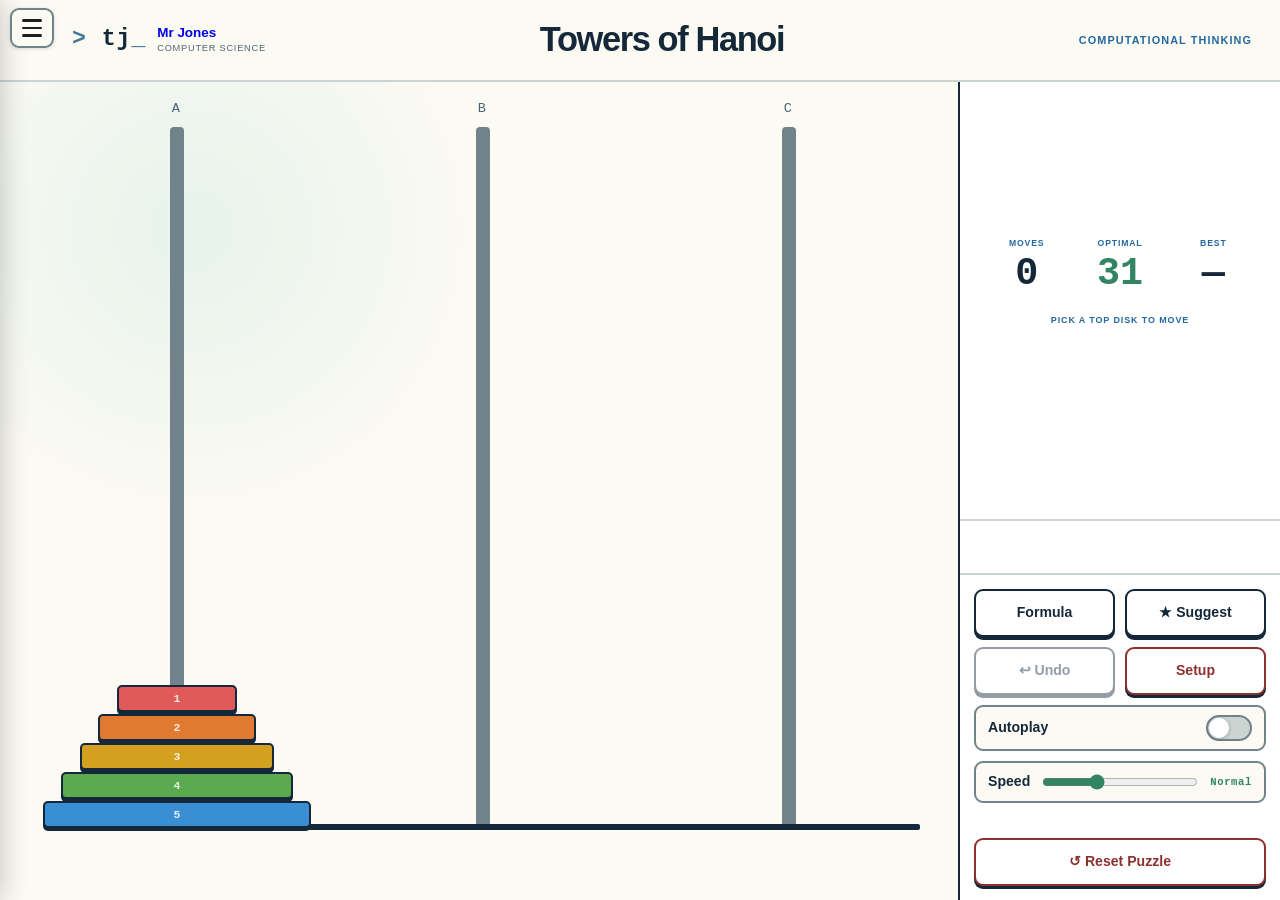
<file: hanoi/index.html>
<!DOCTYPE html>
<html lang="en">
<head>
<meta charset="UTF-8">
<meta name="viewport" content="width=device-width, initial-scale=1.0">
<title>Computational Thinking — Towers of Hanoi</title>
<style>
*, *::before, *::after { box-sizing: border-box; margin: 0; padding: 0; }

:root {
  --bg:          #f7f7f3;
  --white:       #ffffff;
  --border:      #d8d8d0;
  --border-dark: #b0b0a8;
  --text:        #2a2a2a;
  --muted:       #888880;
  --faint:       #c0c0b8;

  --green:       #3bba5a;
  --green-light: #d4f5dc;
  --green-glow:  rgba(59,186,90,0.35);

  --blue:        #3a8fd4;
  --orange:      #e07a30;
  --red:         #d94040;

  --yellow-hdr:  #fdf8dc;
  --yellow-bdr:  #e8d87a;

  --panel-w: 322px;
  --header-h: 66px;
  --font: Arial, Helvetica, sans-serif;
  --mono: 'Courier New', Courier, monospace;
}

html, body { width:100%; height:100%; overflow:hidden; }

body {
  background: var(--bg);
  font-family: var(--font);
  color: var(--text);
  display: flex;
  flex-direction: column;
  height: 100vh;
}

/* ── HEADER ─────────────────────────────────────────── */
#header {
  background: var(--yellow-hdr);
  border-bottom: 2.5px solid var(--yellow-bdr);
  height: var(--header-h);
  min-height: var(--header-h);
  display: flex;
  align-items: center;
  justify-content: center;
  flex-shrink: 0;
}
#header h1 {
  font-size: clamp(1.5rem, 3.2vw, 2.2rem);
  font-weight: 900;
  color: var(--text);
  letter-spacing: 0.01em;
}

/* ── MAIN LAYOUT ─────────────────────────────────────── */
#main {
  flex: 1;
  display: flex;
  min-height: 0;
  overflow: hidden;
}

/* ── LEFT: game board ────────────────────────────────── */
#board {
  flex: 1;
  min-width: 0;
  display: flex;
  flex-direction: column;
  padding: 16px 20px 12px 28px;
  overflow: hidden;
  gap: 12px;
}

/* ── TOWERS CANVAS AREA ──────────────────────────────── */
#towers-area {
  flex: 1;
  display: flex;
  align-items: flex-end;
  justify-content: space-evenly;
  min-height: 0;
  padding-bottom: 4px;
  gap: 8px;
  position: relative;
}

/* Shared base line */
#towers-area::after {
  content: '';
  position: absolute;
  bottom: 4px;
  left: 2%;
  right: 2%;
  height: 4px;
  background: var(--border-dark);
  border-radius: 2px;
}

.tower-col {
  flex: 1;
  display: flex;
  flex-direction: column;
  align-items: center;
  position: relative;
  min-width: 0;
  height: 100%;
  cursor: pointer;
}

.tower-col.selected-src .tower-peg   { background: var(--green); }
.tower-col.selected-src .tower-label { color: var(--green); font-weight: 900; }
.tower-col.valid-dst   { background: rgba(59,186,90,0.06); border-radius: 8px; }
.tower-col.valid-dst .tower-peg      { background: var(--green); opacity: 0.7; }
.tower-col.invalid-dst { background: rgba(217,64,64,0.05); border-radius: 8px; }
.tower-col.suggest-dst .tower-peg    { background: var(--green); }

/* Tower label */
.tower-label {
  font-family: var(--mono);
  font-size: clamp(0.6rem, 1.2vw, 0.85rem);
  color: var(--muted);
  letter-spacing: 0.18em;
  text-transform: uppercase;
  margin-bottom: 8px;
  flex-shrink: 0;
  transition: color 0.18s;
  user-select: none;
}

/* Disk stack wrapper */
.tower-disks {
  flex: 1;
  width: 100%;
  display: flex;
  flex-direction: column;
  justify-content: flex-end;
  align-items: center;
  position: relative;
  min-height: 0;
}

/* Vertical peg */
.tower-peg {
  position: absolute;
  bottom: 0;
  left: 50%;
  transform: translateX(-50%);
  width: clamp(8px, 1.2vw, 14px);
  height: 100%;
  background: var(--border-dark);
  border-radius: 4px 4px 2px 2px;
  transition: background 0.18s;
  z-index: 0;
}

/* Individual disk */
.disk {
  position: relative;
  z-index: 1;
  border-radius: 5px;
  height: clamp(16px, 3vh, 34px);
  margin-bottom: 2px;
  display: flex;
  align-items: center;
  justify-content: center;
  box-shadow: 0 2px 6px rgba(0,0,0,0.18), inset 0 1px 2px rgba(255,255,255,0.3);
  cursor: pointer;
  transition: transform 0.12s, box-shadow 0.14s;
  flex-shrink: 0;
  font-family: var(--mono);
  font-size: clamp(0.5rem, 0.9vw, 0.72rem);
  font-weight: 700;
  color: rgba(255,255,255,0.85);
  user-select: none;
}
.disk.lifted {
  box-shadow: 0 8px 24px rgba(0,0,0,0.32), inset 0 1px 2px rgba(255,255,255,0.3);
  transform: translateY(-6px) scaleY(1.05);
  z-index: 10;
}
.disk.suggest-top {
  animation: diskPulse 1.5s ease-in-out infinite;
}
@keyframes diskPulse {
  0%,100% { box-shadow: 0 0 0 3px rgba(59,186,90,0.35), 0 2px 6px rgba(0,0,0,0.18); }
  50%      { box-shadow: 0 0 0 6px rgba(59,186,90,0.55), 0 4px 14px rgba(0,0,0,0.22); }
}

/* ── FORMULA BAR ─────────────────────────────────────── */
#formula-bar {
  flex-shrink: 0;
  border-top: 1.5px solid var(--border);
  padding: 8px 0 0;
  display: flex;
  align-items: center;
  gap: 10px;
  opacity: 0;
  pointer-events: none;
  transition: opacity 0.22s;
  min-height: 42px;
}
#formula-bar.show { opacity: 1; }
.formula-label {
  font-family: var(--mono);
  font-size: clamp(0.72rem, 1.3vw, 0.9rem);
  font-weight: 700;
  color: var(--muted);
  white-space: nowrap;
}
.formula-val {
  font-family: var(--mono);
  font-size: clamp(0.85rem, 1.6vw, 1.1rem);
  font-weight: 700;
  color: var(--text);
}
.formula-explain {
  font-size: clamp(0.62rem, 1vw, 0.76rem);
  color: var(--muted);
  line-height: 1.4;
}
.formula-explain strong { color: var(--green); }

/* ── RIGHT PANEL ─────────────────────────────────────── */
#right-panel {
  width: var(--panel-w);
  min-width: var(--panel-w);
  max-width: var(--panel-w);
  flex-shrink: 0;
  border-left: 2px solid var(--border);
  display: flex;
  flex-direction: column;
  background: var(--white);
  overflow: hidden;
}

#info-box {
  flex: 1;
  display: flex;
  flex-direction: column;
  align-items: center;
  justify-content: center;
  gap: 20px;
  padding: 22px 20px;
  border-bottom: 2px solid var(--border);
  min-height: 0;
}

/* Stats row — Moves / Optimal / Best */
#stats-block {
  width: 100%;
  display: flex;
  align-items: flex-start;
  justify-content: space-around;
}
.move-stat {
  display: flex;
  flex-direction: column;
  align-items: center;
  flex: 1;
}
.move-stat-label {
  font-family: var(--mono);
  font-size: 0.54rem;
  color: var(--faint);
  letter-spacing: 0.18em;
  text-transform: uppercase;
  margin-bottom: 5px;
  text-align: center;
}
.move-stat-val {
  font-family: var(--mono);
  font-size: clamp(1.6rem, 3vw, 2.4rem);
  font-weight: 700;
  color: var(--text);
  line-height: 1;
}
.move-stat-val.optimal { color: var(--green); }
.move-stat-val.over    { color: var(--red); }

/* Held-disk indicator */
#held-display {
  width: 100%;
  display: flex;
  flex-direction: column;
  align-items: center;
  gap: 6px;
  min-height: 50px;
  justify-content: center;
}
.held-label {
  font-family: var(--mono);
  font-size: 0.56rem;
  color: var(--faint);
  letter-spacing: 0.2em;
  text-transform: uppercase;
}
#held-disk-preview {
  height: 30px;
  border-radius: 5px;
  display: flex;
  align-items: center;
  justify-content: center;
  font-family: var(--mono);
  font-size: 0.76rem;
  font-weight: 700;
  color: rgba(255,255,255,0.9);
  transition: width 0.2s, background 0.2s, opacity 0.2s;
  opacity: 0;
  width: 60%;
}
#held-disk-preview.show { opacity: 1; }

/* ── SUGGEST BOX ─────────────────────────────────────── */
#suggest-box {
  border-top: 2px solid var(--border);
  padding: 14px 16px;
  opacity: 0;
  pointer-events: none;
  transition: opacity 0.22s;
  flex-shrink: 0;
}
#suggest-box.show { opacity: 1; }
.suggest-box-title {
  font-family: var(--mono);
  font-size: 0.58rem;
  color: var(--green);
  letter-spacing: 0.2em;
  text-transform: uppercase;
  margin-bottom: 8px;
}
.suggest-box-body {
  font-size: clamp(0.62rem, 1vw, 0.75rem);
  color: var(--muted);
  line-height: 1.55;
}
.suggest-box-body strong   { color: var(--green); }
.suggest-box-body .s-tower { color: var(--text); font-weight: 800; }

/* ── BUTTONS ─────────────────────────────────────────── */
#btn-grid {
  display: grid;
  grid-template-columns: 1fr 1fr;
  gap: 10px;
  padding: 14px;
  border-top: 2px solid var(--border);
  flex-shrink: 0;
}
.ctrl-btn {
  font-family: var(--font);
  font-size: clamp(0.72rem, 1.3vw, 0.88rem);
  font-weight: 700;
  padding: 11px 8px;
  border: 2px solid var(--border-dark);
  background: var(--white);
  color: var(--text);
  cursor: pointer;
  border-radius: 6px;
  transition: all 0.16s;
  box-shadow: 0 2px 4px rgba(0,0,0,0.06);
  text-align: center;
  white-space: nowrap;
}
.ctrl-btn:hover  { background: var(--bg); border-color: var(--text); }
.ctrl-btn:active { transform: scale(0.97); }
.ctrl-btn.on-formula { background: var(--green-light); border-color: var(--green); color: var(--green); }
.ctrl-btn.on-suggest { background: var(--green); border-color: #2a9648; color: #fff; box-shadow: 0 3px 10px var(--green-glow); }
.ctrl-btn.danger { color: var(--red); border-color: rgba(217,64,64,0.4); }
.ctrl-btn.danger:hover { background: rgba(217,64,64,0.07); border-color: var(--red); }
.ctrl-btn:disabled { opacity: 0.3; cursor: not-allowed; }

/* Autoplay toggle row */
.autoplay-row {
  grid-column: span 2;
  display: flex;
  align-items: center;
  justify-content: space-between;
  background: var(--bg);
  border: 2px solid var(--border);
  border-radius: 6px;
  padding: 8px 12px;
  box-shadow: 0 2px 4px rgba(0,0,0,0.06);
}
.autoplay-label {
  font-family: var(--font);
  font-size: clamp(0.72rem, 1.3vw, 0.88rem);
  font-weight: 700;
  color: var(--text);
}
.autoplay-thinking {
  grid-column: span 2;
  font-family: var(--mono);
  font-size: 0.62rem;
  color: var(--muted);
  text-align: center;
  letter-spacing: 0.08em;
  min-height: 1.2em;
  opacity: 0;
  transition: opacity 0.2s;
}
.autoplay-thinking.show { opacity: 1; }

/* Autoplay speed row */
.autoplay-speed-row {
  grid-column: span 2;
  display: flex;
  align-items: center;
  gap: 12px;
  background: var(--bg);
  border: 2px solid var(--border);
  border-radius: 6px;
  padding: 8px 12px;
  box-shadow: 0 2px 4px rgba(0,0,0,0.06);
}
.autoplay-speed-row input[type="range"] {
  flex: 1;
  min-width: 0;
  accent-color: var(--green);
  cursor: pointer;
}
.autoplay-speed-val {
  font-family: var(--mono);
  font-size: 0.66rem;
  font-weight: 700;
  color: var(--green);
  letter-spacing: 0.06em;
  min-width: 4.5ch;
  text-align: right;
}

/* Toggle switch — same as Nim */
.toggle-switch {
  position: relative;
  width: 46px;
  height: 26px;
  flex-shrink: 0;
}
.toggle-switch input {
  opacity: 0;
  width: 0; height: 0;
  position: absolute;
}
.toggle-track {
  position: absolute;
  inset: 0;
  background: var(--border);
  border-radius: 13px;
  transition: background 0.2s;
  cursor: pointer;
}
.toggle-track::after {
  content: '';
  position: absolute;
  top: 3px; left: 3px;
  width: 20px; height: 20px;
  border-radius: 50%;
  background: var(--white);
  box-shadow: 0 1px 4px rgba(0,0,0,0.2);
  transition: transform 0.2s;
}
.toggle-switch input:checked + .toggle-track { background: var(--green); }
.toggle-switch input:checked + .toggle-track::after { transform: translateX(20px); }

/* ── OVERLAYS ─────────────────────────────────────────── */
.overlay {
  display: none;
  position: fixed; inset: 0;
  background: rgba(40,40,36,0.55);
  z-index: 500;
  align-items: center;
  justify-content: center;
  backdrop-filter: blur(3px);
}
.overlay.show { display: flex; }

@keyframes popUp {
  from { transform: scale(0.82); opacity: 0; }
  to   { transform: scale(1);    opacity: 1; }
}

/* Winner */
.winner-card {
  background: var(--white);
  border: 2px solid var(--border);
  border-radius: 12px;
  padding: 48px 64px;
  text-align: center;
  box-shadow: 0 20px 60px rgba(0,0,0,0.2);
  animation: popUp 0.3s cubic-bezier(0.34,1.56,0.64,1);
}
.winner-eyebrow {
  font-family: var(--mono);
  font-size: 0.68rem;
  color: var(--muted);
  letter-spacing: 0.3em;
  text-transform: uppercase;
  margin-bottom: 10px;
}
.winner-title {
  font-size: clamp(2rem, 5vw, 3.8rem);
  font-weight: 900;
  line-height: 1;
  margin-bottom: 6px;
  color: var(--green);
}
.winner-stats {
  font-family: var(--mono);
  font-size: 0.78rem;
  color: var(--muted);
  letter-spacing: 0.1em;
  margin-bottom: 36px;
  line-height: 1.7;
}
.winner-stats .perfect { color: var(--green); font-weight: 700; }
.winner-btns { display: flex; gap: 12px; justify-content: center; }
.winner-btn {
  font-family: var(--font);
  font-size: 0.9rem;
  font-weight: 700;
  padding: 11px 26px;
  border: 2px solid var(--border-dark);
  background: var(--white);
  color: var(--text);
  cursor: pointer;
  border-radius: 6px;
  transition: all 0.15s;
}
.winner-btn.primary { background: var(--green); border-color: #2a9648; color: #fff; }
.winner-btn:hover { opacity: 0.85; transform: translateY(-1px); }

/* Setup */
.setup-card {
  background: var(--white);
  border: 2px solid var(--border);
  border-radius: 12px;
  padding: 40px 48px;
  min-width: 360px;
  max-width: 480px;
  width: 90vw;
  box-shadow: 0 20px 60px rgba(0,0,0,0.18);
  animation: popUp 0.25s ease;
}
.setup-title {
  font-size: 1.7rem;
  font-weight: 900;
  margin-bottom: 26px;
}
.setup-row { margin-bottom: 20px; }
.setup-row label {
  display: block;
  font-family: var(--mono);
  font-size: 0.6rem;
  color: var(--muted);
  letter-spacing: 0.2em;
  text-transform: uppercase;
  margin-bottom: 8px;
}
.stepper { display: flex; align-items: center; gap: 14px; }
.step-btn {
  width: 36px; height: 36px;
  border: 2px solid var(--border-dark);
  background: var(--bg);
  color: var(--text);
  font-size: 1.2rem;
  font-weight: 700;
  cursor: pointer;
  border-radius: 6px;
  display: flex; align-items: center; justify-content: center;
  transition: all 0.14s;
}
.step-btn:hover { border-color: var(--blue); color: var(--blue); }
.step-val {
  font-size: 1.6rem;
  font-weight: 900;
  color: var(--blue);
  min-width: 2ch;
  text-align: center;
}
.presets { display: flex; gap: 7px; flex-wrap: wrap; }
.preset {
  font-family: var(--mono);
  font-size: 0.64rem;
  padding: 5px 12px;
  border: 2px solid var(--border);
  background: var(--bg);
  color: var(--muted);
  cursor: pointer;
  border-radius: 5px;
  transition: all 0.14s;
  letter-spacing: 0.06em;
}
.preset:hover { border-color: var(--text); color: var(--text); background: var(--white); }
.setup-actions { display: flex; gap: 10px; margin-top: 24px; }
.setup-btn {
  font-family: var(--font);
  font-size: 0.9rem;
  font-weight: 700;
  padding: 11px 22px;
  border: 2px solid var(--border-dark);
  background: var(--white);
  color: var(--text);
  cursor: pointer;
  border-radius: 6px;
  transition: all 0.14s;
}
.setup-btn.primary { background: var(--green); border-color: #2a9648; color: #fff; }
.setup-btn:hover { opacity: 0.85; }

/* ── MOBILE ──────────────────────────────────────────── */
@media (max-width: 600px) {

  html, body { height: auto; overflow: auto; }

  body {
    height: auto;
    min-height: 100dvh;
  }

  #header {
    height: auto;
    min-height: auto;
    padding: 12px 16px;
  }
  #header h1 {
    font-size: 1rem;
    text-align: center;
  }

  #main {
    flex-direction: column;
    overflow: visible;
    min-height: 0;
  }

  /* Board fills width, fixed height for the tower area */
  #board {
    padding: 10px 10px 6px;
    gap: 6px;
    height: auto;
    flex: none;
  }

  #towers-area {
    height: 38vh;
    min-height: 200px;
    flex: none;
    gap: 4px;
    padding-bottom: 6px;
  }

  .tower-label {
    font-size: 0.75rem;
    margin-bottom: 4px;
    letter-spacing: 0.1em;
  }

  .tower-peg {
    width: 10px;
  }

  .disk {
    height: clamp(14px, 4.5vw, 26px);
    font-size: 0.6rem;
    margin-bottom: 1px;
    border-radius: 4px;
  }

  #formula-bar {
    flex-wrap: wrap;
    min-height: auto;
    padding: 6px 0 0;
    gap: 6px;
  }
  .formula-label { font-size: 0.7rem; }
  .formula-val   { font-size: 0.85rem; }
  .formula-explain { font-size: 0.7rem; }

  /* Right panel becomes a bottom strip */
  #right-panel {
    width: 100%;
    min-width: 0;
    max-width: 100%;
    border-left: none;
    border-top: 2px solid var(--border);
    flex: none;
    overflow: visible;
  }

  #info-box {
    flex-direction: row;
    flex-wrap: nowrap;
    align-items: center;
    justify-content: space-between;
    padding: 10px 14px;
    gap: 10px;
    flex: none;
    min-height: 0;
    border-bottom: 2px solid var(--border);
  }

  /* Stats shrink into a compact row */
  #stats-block {
    flex: 1;
    gap: 0;
  }
  .move-stat-label {
    font-size: 0.5rem;
    letter-spacing: 0.1em;
    margin-bottom: 2px;
  }
  .move-stat-val {
    font-size: 1.4rem;
  }

  /* Held display sits to the right of stats */
  #held-display {
    min-height: 0;
    width: auto;
    flex-shrink: 0;
    align-items: flex-end;
    gap: 2px;
  }
  .held-label { font-size: 0.48rem; letter-spacing: 0.1em; }
  #held-disk-preview {
    height: 22px;
    font-size: 0.62rem;
    width: 90px !important;
  }

  /* Suggest box */
  #suggest-box { padding: 8px 14px; }
  .suggest-box-title { font-size: 0.55rem; margin-bottom: 4px; }
  .suggest-box-body  { font-size: 0.78rem; }

  /* Button grid — larger tap targets */
  #btn-grid {
    gap: 8px;
    padding: 10px;
  }
  .ctrl-btn {
    font-size: 0.82rem;
    padding: 13px 8px;
  }
  .autoplay-label { font-size: 0.82rem; }
  .autoplay-thinking { font-size: 0.7rem; }

  /* Overlays — full width cards on mobile */
  .winner-card {
    padding: 32px 24px;
    width: 92vw;
    max-width: 92vw;
  }
  .winner-title { font-size: 2.2rem; }
  .winner-stats { font-size: 0.72rem; margin-bottom: 24px; }

  .setup-card {
    min-width: 0;
    width: 94vw;
    padding: 28px 20px;
    max-height: 90dvh;
    overflow-y: auto;
  }
  .setup-title { font-size: 1.3rem; margin-bottom: 18px; }
}
</style>
<link rel="stylesheet" href="../theme.css">
</head>
<body>

<!-- ── HEADER ──────────────────────────────────────────── -->
<div id="header">
  <a class="activity-brand" href="/" aria-label="Mr Jones Computer Science — home">
    <span class="command-logo" aria-hidden="true"><span class="prompt">&gt;</span>&nbsp;<span class="letters">tj</span><span class="cursor">_</span></span>
    <span class="activity-brand-text"><strong>Mr Jones</strong><small>Computer Science</small></span>
  </a>
  <h1>Towers of Hanoi</h1>
  <div class="activity-subject">Computational Thinking</div>
</div>

<!-- ── MAIN ────────────────────────────────────────────── -->
<div id="main">

  <!-- LEFT: board -->
  <div id="board">
    <!-- Towers -->
    <div id="towers-area">
      <!-- rendered by JS -->
    </div>

    <!-- Formula bar -->
    <div id="formula-bar">
      <span class="formula-label">Minimum moves:</span>
      <span class="formula-val" id="formula-val"></span>
      <span class="formula-explain" id="formula-explain"></span>
    </div>
  </div>

  <!-- RIGHT: panel -->
  <div id="right-panel">
    <div id="info-box">

      <!-- Stats: Moves / Optimal / Best -->
      <div id="stats-block">
        <div class="move-stat">
          <div class="move-stat-label">Moves</div>
          <div class="move-stat-val" id="stat-moves">0</div>
        </div>
        <div class="move-stat">
          <div class="move-stat-label">Optimal</div>
          <div class="move-stat-val optimal" id="stat-optimal">—</div>
        </div>
        <div class="move-stat">
          <div class="move-stat-label">Best</div>
          <div class="move-stat-val" id="stat-best">—</div>
        </div>
      </div>

      <!-- Held-disk indicator -->
      <div id="held-display" aria-live="polite">
        <div class="held-label">Pick a top disk to move</div>
        <div id="held-disk-preview"></div>
      </div>

    </div>

    <!-- Suggest explanation -->
    <div id="suggest-box">
      <div class="suggest-box-title">★ Best Move</div>
      <div class="suggest-box-body" id="suggest-box-body"></div>
    </div>

    <!-- Control buttons -->
    <div id="btn-grid">
      <button class="ctrl-btn" id="btn-formula" onclick="toggleFormula()">Formula</button>
      <button class="ctrl-btn" id="btn-suggest" onclick="toggleSuggest()">★ Suggest</button>
      <button class="ctrl-btn" id="btn-undo" onclick="undoMove()" disabled>↩ Undo</button>
      <button class="ctrl-btn danger" onclick="openSetup()">Setup</button>
      <!-- Autoplay -->
      <div class="autoplay-row">
        <span class="autoplay-label">Autoplay</span>
        <label class="toggle-switch">
          <input type="checkbox" id="autoplay-toggle" aria-label="Autoplay puzzle" onchange="onAutoplayChange()">
          <span class="toggle-track"></span>
        </label>
      </div>
      <!-- Autoplay speed -->
      <div class="autoplay-speed-row">
        <span class="autoplay-label">Speed</span>
        <input type="range" id="autoplay-speed" min="0" max="3" step="1" value="1"
               oninput="onSpeedChange()">
        <span class="autoplay-speed-val" id="autoplay-speed-val">Normal</span>
      </div>
      <div class="autoplay-thinking" id="autoplay-thinking">Thinking…</div>
      <button class="ctrl-btn danger" style="grid-column:span 2" onclick="confirmReset()">↺ Reset Puzzle</button>
    </div>
  </div>

</div>

<!-- ── WINNER OVERLAY ──────────────────────────────────── -->
<div id="winner-overlay" class="overlay">
  <div class="winner-card" role="dialog" aria-modal="true" aria-labelledby="winner-title">
    <div class="winner-eyebrow">Puzzle Solved!</div>
    <div class="winner-title" id="winner-title">Well done!</div>
    <div class="winner-stats" id="winner-stats"></div>
    <div class="winner-btns">
      <button class="winner-btn primary" onclick="startGame(true)">↺ Play Again</button>
      <button class="winner-btn" onclick="closeWinner();openSetup()">⚙ Setup</button>
    </div>
  </div>
</div>

<!-- ── SETUP OVERLAY ───────────────────────────────────── -->
<div id="setup-overlay" class="overlay">
  <div class="setup-card" role="dialog" aria-modal="true" aria-labelledby="setup-title">
    <div class="setup-title" id="setup-title">Puzzle Setup</div>

    <div class="setup-row">
      <label>Number of Disks</label>
      <div class="stepper">
        <button class="step-btn" onclick="changeDisks(-1)">−</button>
        <span class="step-val" id="step-disks">5</span>
        <button class="step-btn" onclick="changeDisks(+1)">+</button>
      </div>
    </div>

    <div class="setup-row">
      <label>Number of Towers</label>
      <div class="stepper">
        <button class="step-btn" onclick="changeTowers(-1)">−</button>
        <span class="step-val" id="step-towers">3</span>
        <button class="step-btn" onclick="changeTowers(+1)">+</button>
      </div>
    </div>

    <div class="setup-row">
      <label>Quick Presets</label>
      <div class="presets">
        <button class="preset" onclick="applyPreset(2,3)">2 disks</button>
        <button class="preset" onclick="applyPreset(3,3)">3 disks</button>
        <button class="preset" onclick="applyPreset(5,3)">5 disks (classic)</button>
        <button class="preset" onclick="applyPreset(8,3)">8 disks (hard)</button>
        <button class="preset" onclick="applyPreset(4,4)">4 towers</button>
      </div>
    </div>

    <div class="setup-actions">
      <button class="setup-btn primary" onclick="applySetup()">▶ Start Puzzle</button>
      <button class="setup-btn" onclick="closeSetup()">Cancel</button>
    </div>
  </div>
</div>

<script>
/* ════════════════════════════════════════════════════
   STATE
════════════════════════════════════════════════════ */
const G = {
  numDisks:    5,
  numTowers:   3,
  towers:      [[], [], []],
  moves:       0,
  history:     [],
  over:        false,
  showFormula: false,
  showSuggest: false,
  selected:    null,
  best:        {},   // best[`${disks}-${towers}`] = lowest move count
};

let setupDisks  = 5;
let setupTowers = 3;
let autoplayTimer = null;

/* Autoplay speed — slider index → { delay in ms, label } */
const SPEEDS = [
  { ms: 1600, label: 'Slow'   },
  { ms: 900,  label: 'Normal' },
  { ms: 400,  label: 'Fast'   },
  { ms: 150,  label: 'Turbo'  },
];
let autoplayDelay = SPEEDS[1].ms;

/* ════════════════════════════════════════════════════
   TOWER NAMES — A B C D E …
════════════════════════════════════════════════════ */
function towerName(i) {
  return String.fromCharCode(65 + i);
}

/* ════════════════════════════════════════════════════
   OPTIMAL MOVES
   Standard 3-peg: 2^n − 1
   4+ pegs (Frame–Stewart conjecture): approximate via DP
════════════════════════════════════════════════════ */
function optimalMoves(n, p) {
  if (p === 3) return (1 << n) - 1;
  // Frame–Stewart DP
  const memo = {};
  function fs(disks, pegs) {
    if (disks === 0) return 0;
    if (disks === 1) return 1;
    if (pegs === 3) return (1 << disks) - 1;
    const key = `${disks},${pegs}`;
    if (memo[key] !== undefined) return memo[key];
    let best = Infinity;
    for (let t = 1; t < disks; t++) {
      const cost = 2 * fs(t, pegs) + fs(disks - t, pegs - 1);
      if (cost < best) best = cost;
    }
    memo[key] = best;
    return best;
  }
  return fs(n, p);
}

/* ════════════════════════════════════════════════════
   NEXT OPTIMAL MOVE
   Dispatcher:
   • 3 pegs  → exact next move computed from the ACTUAL
     current state, so it stays correct after off-optimal
     manual moves (nextMove3).
   • 4+ pegs → follow the precomputed Frame–Stewart optimal
     plan so autoplay/Suggest actually reach the displayed
     optimal. If the board has drifted off that plan (the
     player made non-optimal manual moves), fall back to the
     3-peg solver so we still finish legally instead of
     stalling — just not in the optimal number of moves.
════════════════════════════════════════════════════ */
function nextOptimalMove(towers) {
  const n = towers.reduce((s, t) => s + t.length, 0);
  if (n === 0) return null;
  if (towers.length === 3) return nextMove3(towers);
  return nextFromPlan(towers) || nextMove3(towers);
}

/* Exact next move from any legal state, using 3 pegs.
   Classic rule: to land disk `d` on `target`, first clear every
   smaller disk onto the spare peg, then move `d` across. Optimal
   for 3 pegs; for more pegs it ignores the extras (legal solve,
   used only as the off-plan fallback above). */
function nextMove3(towers) {
  const n    = towers.reduce((s, t) => s + t.length, 0);
  const dest = towers.length - 1;
  const pos  = {};
  for (let t = 0; t < towers.length; t++)
    for (const size of towers[t]) pos[size] = t;

  function auxPeg(src, target) {
    for (let p = 0; p < towers.length; p++)
      if (p !== src && p !== target) return p;
    return -1;
  }
  function next(disk, target) {
    if (disk === 0) return null;
    const src = pos[disk];
    if (src === target) return next(disk - 1, target);
    const aux = auxPeg(src, target);
    const sub = next(disk - 1, aux);
    if (sub) return sub;
    return { from: src, to: target };
  }
  return next(n, dest);
}

/* ── Frame–Stewart optimal plan (4+ pegs) ─────────────────
   Build the full optimal move list from the canonical start
   (all disks on peg 0), cached per disks/pegs combo, then read
   off the next move for the current board by replaying it. */
let _fsPlan = { key: null, moves: null };

function bestSplit(n, pegs) {
  let bt = 1, bc = Infinity;
  for (let t = 1; t < n; t++) {
    const cost = 2 * optimalMoves(t, pegs) + optimalMoves(n - t, pegs - 1);
    if (cost < bc) { bc = cost; bt = t; }
  }
  return bt;
}

function fsMoves(n, src, dst, pegs, out) {
  if (n === 0) return;
  if (n === 1) { out.push([src, dst]); return; }
  if (pegs.length === 3) {                       // standard 3-peg recursion
    const via = pegs.find(p => p !== src && p !== dst);
    (function h(k, from, to, spare) {
      if (k === 0) return;
      h(k - 1, from, spare, to);
      out.push([from, to]);
      h(k - 1, spare, to, from);
    })(n, src, dst, via);
    return;
  }
  const t   = bestSplit(n, pegs.length);
  const tmp = pegs.find(p => p !== src && p !== dst);
  fsMoves(t, src, tmp, pegs, out);                       // top t aside (all pegs)
  fsMoves(n - t, src, dst, pegs.filter(p => p !== tmp), out); // rest across (one fewer peg)
  fsMoves(t, tmp, dst, pegs, out);                       // bring t back on top
}

function nextFromPlan(towers) {
  const n   = towers.reduce((s, t) => s + t.length, 0);
  const P   = towers.length;
  const key = `${n}-${P}`;
  if (_fsPlan.key !== key) {
    const out = [];
    fsMoves(n, 0, P - 1, [...Array(P).keys()], out);
    _fsPlan = { key, moves: out };
  }
  // Replay the plan from the canonical start; the first move whose
  // pre-state equals the current board is the move to make next.
  const sim = Array.from({ length: P }, () => []);
  for (let d = n; d >= 1; d--) sim[0].push(d);
  for (const [from, to] of _fsPlan.moves) {
    if (statesEqual(sim, towers)) return { from, to };
    sim[to].push(sim[from].pop());
  }
  return null; // board is off the optimal plan (or already solved)
}

function statesEqual(a, b) {
  for (let i = 0; i < a.length; i++) {
    if (a[i].length !== b[i].length) return false;
    for (let j = 0; j < a[i].length; j++)
      if (a[i][j] !== b[i][j]) return false;
  }
  return true;
}

function canPlaceSize(diskSize, tIdx, towers) {
  const t = towers[tIdx];
  return t.length === 0 || diskSize < t[t.length - 1];
}

/* ════════════════════════════════════════════════════
   MOVE LOGIC
════════════════════════════════════════════════════ */
function topDisk(tIdx) {
  const t = G.towers[tIdx];
  return t.length > 0 ? t[t.length - 1] : null;
}

function canPlace(diskSize, tIdx) {
  return canPlaceSize(diskSize, tIdx, G.towers);
}

function clickTower(tIdx) {
  if (G.over || document.getElementById('autoplay-toggle').checked) return;
  if (G.selected === null) {
    if (topDisk(tIdx) !== null) { G.selected = tIdx; renderAll(); }
  } else if (G.selected === tIdx) {
    G.selected = null; renderAll();
  } else {
    const disk = topDisk(G.selected);
    if (canPlace(disk, tIdx)) {
      G.history.push([G.selected, tIdx]);
      G.towers[tIdx].push(G.towers[G.selected].pop());
      G.moves++;
      G.selected = null;
      renderAll();
      checkWin();
    } else {
      renderAll(); // re-render to show invalid state briefly
    }
  }
}

function undoMove() {
  if (G.history.length === 0 || G.over) return;
  cancelAutoplay();
  const [from, to] = G.history.pop();
  G.towers[from].push(G.towers[to].pop());
  G.moves = Math.max(0, G.moves - 1);
  G.selected = null;
  renderAll();
}

function checkWin() {
  const dest = G.numTowers - 1;
  if (G.towers[dest].length === G.numDisks) {
    G.over = true;
    cancelAutoplay();
    const opt = optimalMoves(G.numDisks, G.numTowers);
    const isPerfect = G.moves === opt;
    const key = `${G.numDisks}-${G.numTowers}`;
    if (!G.best[key] || G.moves < G.best[key]) G.best[key] = G.moves;
    const statsEl = document.getElementById('winner-stats');
    statsEl.innerHTML =
      `Moves: <strong>${G.moves}</strong> &nbsp;·&nbsp; Optimal: <strong>${opt}</strong><br>` +
      (isPerfect
        ? `<span class="perfect">✓ Perfect solve!</span>`
        : `${G.moves - opt} move${G.moves - opt !== 1 ? 's' : ''} over optimal`);
    document.getElementById('winner-overlay').className = 'overlay show';
    renderAll();
  }
}

/* ════════════════════════════════════════════════════
   DISK COLOURS
════════════════════════════════════════════════════ */
function diskColor(size) {
  const palette = ['#e05a5a','#e07a30','#d4a020','#5aaa50','#3a8fd4','#7060cc','#c050a0','#808080'];
  return palette[(size - 1) % palette.length];
}

/* ════════════════════════════════════════════════════
   RENDER
════════════════════════════════════════════════════ */
function renderAll() {
  renderTowers();
  renderMoveBar();
  renderHeld();
  renderSuggestBox();
  renderFormula();
  updateUndoBtn();
}

function renderTowers() {
  const area = document.getElementById('towers-area');
  area.innerHTML = '';
  const suggest = (!G.over && G.showSuggest) ? nextOptimalMove(G.towers) : null;

  for (let t = 0; t < G.numTowers; t++) {
    const col = document.createElement('button');
    col.type = 'button';
    col.className = 'tower-col';
    col.setAttribute('aria-label', `Tower ${towerName(t)}, ${G.towers[t].length} disk${G.towers[t].length === 1 ? '' : 's'}`);
    col.setAttribute('aria-pressed', G.selected === t ? 'true' : 'false');
    col.onclick = () => clickTower(t);

    if (G.selected === t) {
      col.classList.add('selected-src');
    } else if (G.selected !== null) {
      const disk = topDisk(G.selected);
      if (canPlace(disk, t)) col.classList.add('valid-dst');
      else col.classList.add('invalid-dst');
    }
    if (suggest && suggest.to === t && G.selected === null) col.classList.add('suggest-dst');

    const label = document.createElement('div');
    label.className = 'tower-label';
    label.textContent = towerName(t);
    col.appendChild(label);

    const disksDiv = document.createElement('div');
    disksDiv.className = 'tower-disks';

    const peg = document.createElement('div');
    peg.className = 'tower-peg';
    disksDiv.appendChild(peg);

    // Reverse so largest renders at bottom (flex-col justify-end)
    const stack = [...G.towers[t]].reverse();
    for (let d = 0; d < stack.length; d++) {
      const size  = stack[d];
      const isTop = d === 0;
      const isLifted     = isTop && G.selected === t;
      const isSuggestSrc = suggest && suggest.from === t && isTop && G.selected === null;

      const disk = document.createElement('div');
      disk.className = 'disk';
      if (isLifted)     disk.classList.add('lifted');
      if (isSuggestSrc) disk.classList.add('suggest-top');

      const widthPct = 28 + (size / G.numDisks) * 62;
      disk.style.width      = widthPct + '%';
      disk.style.background = diskColor(size);
      disk.textContent      = size;

      disksDiv.appendChild(disk);
    }

    col.appendChild(disksDiv);
    area.appendChild(col);
  }
}

function renderMoveBar() {
  const opt  = optimalMoves(G.numDisks, G.numTowers);
  const key  = `${G.numDisks}-${G.numTowers}`;
  const best = G.best[key];

  document.getElementById('stat-moves').textContent   = G.moves;
  document.getElementById('stat-optimal').textContent = opt;

  const bestEl = document.getElementById('stat-best');
  if (best !== undefined) {
    bestEl.textContent = best;
    bestEl.className   = 'move-stat-val' + (best === opt ? ' optimal' : '');
  } else {
    bestEl.textContent = '—';
    bestEl.className   = 'move-stat-val';
  }
}

function renderHeld() {
  const preview = document.getElementById('held-disk-preview');
  const label   = document.querySelector('#held-display .held-label');
  if (G.selected !== null) {
    const disk = topDisk(G.selected);
    preview.style.width      = (28 + (disk / G.numDisks) * 52) + '%';
    preview.style.background = diskColor(disk);
    preview.textContent      = `Disk ${disk} — from ${towerName(G.selected)}`;
    preview.classList.add('show');
    label.textContent = 'Holding';
  } else {
    preview.classList.remove('show');
    label.textContent = G.over ? 'Puzzle complete!' : 'Pick a top disk to move';
  }
}

function renderSuggestBox() {
  const box  = document.getElementById('suggest-box');
  const body = document.getElementById('suggest-box-body');
  box.classList.toggle('show', G.showSuggest && !G.over);
  if (!G.showSuggest || G.over) return;

  const move = nextOptimalMove(G.towers);
  if (!move) {
    body.innerHTML = `All disks are on <span class="s-tower">Peg ${towerName(G.numTowers - 1)}</span> — puzzle solved!`;
    return;
  }
  const disk = topDisk(move.from);
  body.innerHTML =
    `Move <strong>Disk ${disk}</strong> from <span class="s-tower">Peg ${towerName(move.from)}</span> ` +
    `→ <span class="s-tower">Peg ${towerName(move.to)}</span>.`;
}

function renderFormula() {
  const bar = document.getElementById('formula-bar');
  bar.classList.toggle('show', G.showFormula);
  if (!G.showFormula) return;

  const n   = G.numDisks;
  const p   = G.numTowers;
  const opt = optimalMoves(n, p);
  if (p === 3) {
    document.getElementById('formula-val').textContent = `2ⁿ − 1 = 2${sup(n)} − 1 = ${opt}`;
    document.getElementById('formula-explain').innerHTML =
      `Each extra disk <strong>doubles</strong> the moves + 1. ` +
      `${n} disk${n !== 1 ? 's' : ''} = at least <strong>${opt}</strong> move${opt !== 1 ? 's' : ''}.`;
  } else {
    document.getElementById('formula-val').textContent = `Frame–Stewart ≈ ${opt}`;
    document.getElementById('formula-explain').innerHTML =
      `With <strong>${p} pegs</strong>, the optimal solution is computed by the Frame–Stewart algorithm. ` +
      `Minimum moves: <strong>${opt}</strong>.`;
  }
}

function sup(n) {
  const s = ['⁰','¹','²','³','⁴','⁵','⁶','⁷','⁸','⁹'];
  return String(n).split('').map(c => s[+c] || c).join('');
}

function updateUndoBtn() {
  const autoOn = document.getElementById('autoplay-toggle')?.checked;
  document.getElementById('btn-undo').disabled = G.history.length === 0 || G.over || autoOn;
}

/* ════════════════════════════════════════════════════
   TOGGLES
════════════════════════════════════════════════════ */
function toggleFormula() {
  G.showFormula = !G.showFormula;
  const btn = document.getElementById('btn-formula');
  btn.classList.toggle('on-formula', G.showFormula);
  btn.textContent = G.showFormula ? 'Hide Formula' : 'Formula';
  renderFormula();
}

function toggleSuggest() {
  G.showSuggest = !G.showSuggest;
  const btn = document.getElementById('btn-suggest');
  btn.classList.toggle('on-suggest', G.showSuggest);
  btn.textContent = G.showSuggest ? '★ Hide Suggest' : '★ Suggest';
  renderTowers();
  renderSuggestBox();
}

/* ════════════════════════════════════════════════════
   AUTOPLAY
════════════════════════════════════════════════════ */
function onAutoplayChange() {
  const on = document.getElementById('autoplay-toggle').checked;
  if (on) {
    // Cancel any held selection
    G.selected = null;
    scheduleAutoplay();
  } else {
    cancelAutoplay();
  }
  renderAll();
}

function scheduleAutoplay() {
  cancelAutoplay({ keepToggle: true });
  if (G.over) return;
  document.getElementById('autoplay-thinking').classList.add('show');
  autoplayTimer = setTimeout(doAutoplayStep, autoplayDelay);
}

function onSpeedChange() {
  const idx = +document.getElementById('autoplay-speed').value;
  autoplayDelay = SPEEDS[idx].ms;
  document.getElementById('autoplay-speed-val').textContent = SPEEDS[idx].label;
  // If a step is already pending, restart its timer so the change feels instant
  if (autoplayTimer && document.getElementById('autoplay-toggle').checked) {
    scheduleAutoplay();
  }
}

function doAutoplayStep() {
  document.getElementById('autoplay-thinking').classList.remove('show');
  if (G.over || !document.getElementById('autoplay-toggle').checked) return;

  const move = nextOptimalMove(G.towers);
  if (!move) return; // already solved

  G.history.push([move.from, move.to]);
  G.towers[move.to].push(G.towers[move.from].pop());
  G.moves++;
  G.selected = null;
  renderAll();
  checkWin();

  if (!G.over && document.getElementById('autoplay-toggle').checked) {
    scheduleAutoplay();
  }
}

function cancelAutoplay(opts = {}) {
  if (autoplayTimer) { clearTimeout(autoplayTimer); autoplayTimer = null; }
  document.getElementById('autoplay-thinking').classList.remove('show');
  // Force the toggle off only on a real stop (reset/undo/win) — not when
  // scheduleAutoplay is just clearing a pending timer between steps.
  if (!opts.keepToggle) {
    const tog = document.getElementById('autoplay-toggle');
    if (tog) tog.checked = false;
  }
}

/* ════════════════════════════════════════════════════
   SETUP
════════════════════════════════════════════════════ */
function openSetup() {
  setupDisks  = G.numDisks;
  setupTowers = G.numTowers;
  document.getElementById('step-disks').textContent  = setupDisks;
  document.getElementById('step-towers').textContent = setupTowers;
  document.getElementById('setup-overlay').className = 'overlay show';
}
function closeSetup() {
  document.getElementById('setup-overlay').className = 'overlay';
}
function changeDisks(d) {
  setupDisks = Math.max(2, Math.min(8, setupDisks + d));
  document.getElementById('step-disks').textContent = setupDisks;
}
function changeTowers(d) {
  setupTowers = Math.max(3, Math.min(6, setupTowers + d));
  document.getElementById('step-towers').textContent = setupTowers;
}
function applyPreset(disks, towers) {
  setupDisks  = disks;
  setupTowers = towers;
  document.getElementById('step-disks').textContent  = setupDisks;
  document.getElementById('step-towers').textContent = setupTowers;
}
function applySetup() {
  G.numDisks  = setupDisks;
  G.numTowers = setupTowers;
  closeSetup();
  startGame(false);
}

/* ════════════════════════════════════════════════════
   GAME CONTROL
════════════════════════════════════════════════════ */
function startGame(keepBest) {
  cancelAutoplay();
  G.towers   = Array.from({ length: G.numTowers }, () => []);
  G.history  = [];
  G.moves    = 0;
  G.selected = null;
  G.over     = false;
  if (!keepBest) G.best = {};
  for (let d = G.numDisks; d >= 1; d--) G.towers[0].push(d);
  closeWinner();
  renderAll();
}

function confirmReset() {
  if (!G.over && G.moves > 0 && !confirm('Reset the puzzle?')) return;
  startGame(true);
}

function closeWinner() {
  document.getElementById('winner-overlay').className = 'overlay';
}

/* ════════════════════════════════════════════════════
   BOOT
════════════════════════════════════════════════════ */
window.addEventListener('DOMContentLoaded', () => startGame(false));
</script>
<script src="../shared.js"></script>
</body>
</html>
</file>
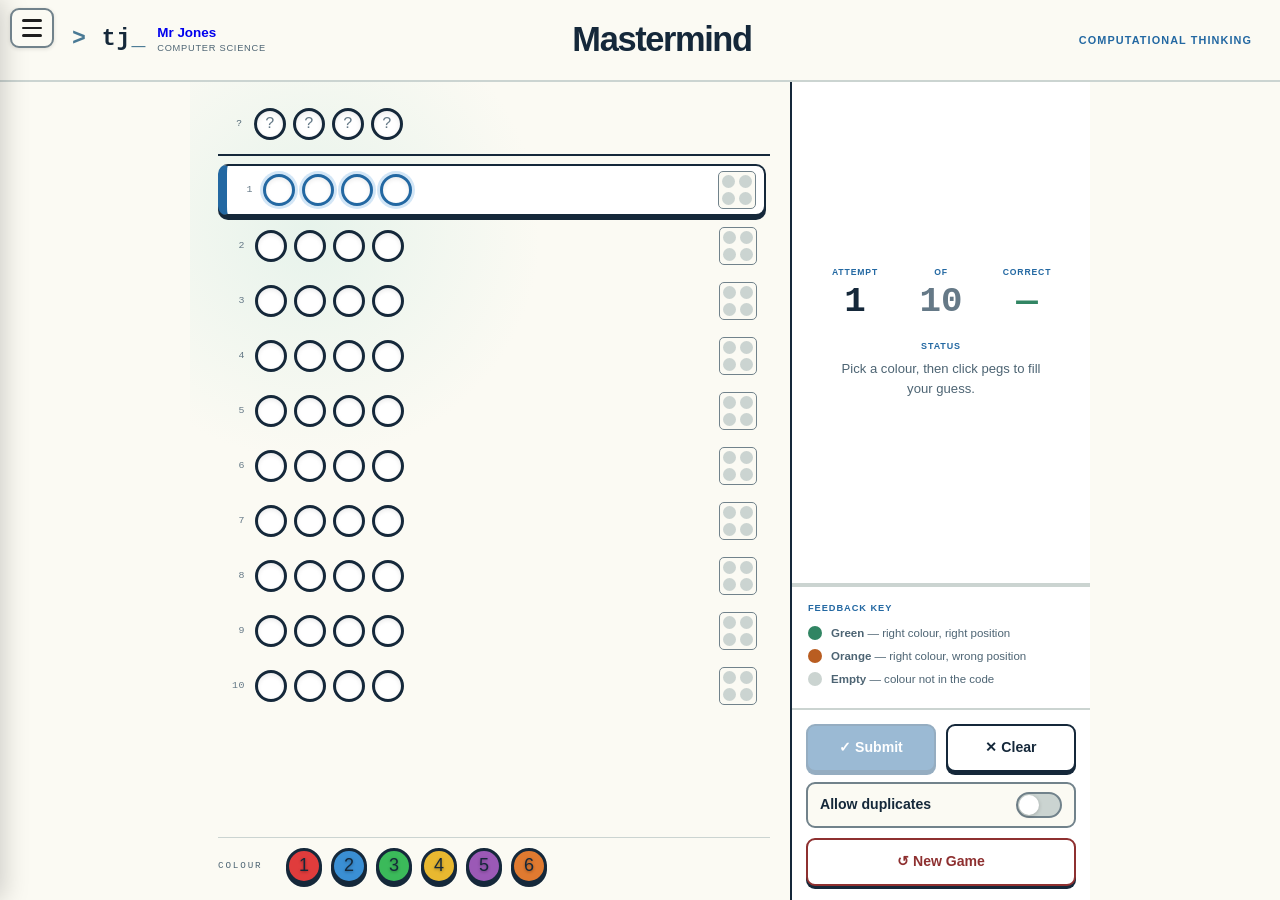
<file: mastermind/index.html>
<!DOCTYPE html>
<html lang="en">
<head>
<meta charset="UTF-8">
<meta name="viewport" content="width=device-width, initial-scale=1.0">
<title>Computational Thinking — Mastermind</title>
<style>
*, *::before, *::after { box-sizing: border-box; margin: 0; padding: 0; }

:root {
  --bg:          #f7f7f3;
  --white:       #ffffff;
  --border:      #d8d8d0;
  --border-dark: #b0b0a8;
  --text:        #2a2a2a;
  --muted:       #888880;
  --faint:       #c0c0b8;

  --green:       #3bba5a;
  --green-light: #d4f5dc;
  --green-glow:  rgba(59,186,90,0.35);

  --blue:        #3a8fd4;
  --orange:      #e07a30;
  --red:         #d94040;

  --yellow-hdr:  #fdf8dc;
  --yellow-bdr:  #e8d87a;

  --panel-w: 300px;
  --header-h: 66px;
  --font: Arial, Helvetica, sans-serif;
  --mono: 'Courier New', Courier, monospace;

  /* Mastermind peg colours */
  --c1: #e03c3c;
  --c2: #3a8fd4;
  --c3: #3bba5a;
  --c4: #e8b830;
  --c5: #9b59b6;
  --c6: #e07a30;
}

html, body { width:100%; height:100%; overflow:hidden; }

body {
  background: var(--bg);
  font-family: var(--font);
  color: var(--text);
  display: flex;
  flex-direction: column;
  height: 100vh;
}

/* ── HEADER ─────────────────────────────────────────── */
#header {
  background: var(--yellow-hdr);
  border-bottom: 2.5px solid var(--yellow-bdr);
  height: var(--header-h);
  min-height: var(--header-h);
  display: flex;
  align-items: center;
  justify-content: center;
  flex-shrink: 0;
}
#header h1 {
  font-size: clamp(1.3rem, 3vw, 2.1rem);
  font-weight: 900;
  color: var(--text);
  letter-spacing: 0.01em;
}

/* ── MAIN LAYOUT ─────────────────────────────────────── */
#main {
  flex: 1;
  display: flex;
  min-height: 0;
  overflow: hidden;
  justify-content: center;
}

#centre {
  flex: 1;
  display: flex;
  min-height: 0;
  overflow: hidden;
  max-width: 900px;
  width: 100%;
}

/* ── LEFT: game board ────────────────────────────────── */
#board {
  flex: 1;
  min-width: 0;
  display: flex;
  flex-direction: column;
  padding: 16px 20px 12px 28px;
  overflow: hidden;
  gap: 0;
}

/* ── SECRET CODE SHIELD ──────────────────────────────── */
#shield {
  flex-shrink: 0;
  display: flex;
  align-items: center;
  gap: 10px;
  padding: 10px 8px 14px 8px;
  border-bottom: 2.5px solid var(--border-dark);
  margin-bottom: 8px;
}
#shield-label {
  font-family: var(--mono);
  font-size: 0.6rem;
  color: var(--muted);
  letter-spacing: 0.22em;
  text-transform: uppercase;
  white-space: nowrap;
  min-width: 18px;
  text-align: right;
}
.shield-pegs {
  display: flex;
  gap: 7px;
  flex: 1;
}
.shield-peg {
  width: 32px;
  height: 32px;
  border-radius: 50%;
  border: 2.5px solid var(--border-dark);
  background: var(--bg);
  display: flex;
  align-items: center;
  justify-content: center;
  font-family: var(--mono);
  font-size: 1rem;
  color: var(--faint);
  transition: all 0.2s;
  box-shadow: inset 0 2px 5px rgba(0,0,0,0.08);
  flex-shrink: 0;
}
.shield-peg.revealed {
  border-color: transparent;
  box-shadow: 0 3px 10px rgba(0,0,0,0.22), inset 0 1px 3px rgba(255,255,255,0.3);
}
/* spacer to match feedback-cluster width */
.shield-spacer {
  width: 38px;
  flex-shrink: 0;
}

/* ── GUESS ROWS AREA ──────────────────────────────────── */
#rows-area {
  flex: 1;
  display: flex;
  flex-direction: column;
  justify-content: flex-start;
  gap: 5px;
  overflow-y: auto;
  overflow-x: hidden;
  padding-right: 4px;
  min-height: 0;
}

/* Single guess row */
.guess-row {
  display: flex;
  align-items: center;
  gap: 10px;
  padding: 5px 8px;
  border-radius: 7px;
  border: 1.5px solid transparent;
  transition: border-color 0.15s, background 0.15s;
  flex-shrink: 0;
}
.guess-row.active {
  border-color: var(--border-dark);
  background: var(--white);
  box-shadow: 0 2px 8px rgba(0,0,0,0.07);
}
.guess-row.past {
  border-color: var(--border);
}

.row-num {
  font-family: var(--mono);
  font-size: 0.62rem;
  color: var(--faint);
  min-width: 18px;
  text-align: right;
  letter-spacing: 0.05em;
}

/* The 4 guess pegs */
.guess-pegs {
  display: flex;
  gap: 7px;
  flex: 1;
}
.guess-peg {
  width: 32px;
  height: 32px;
  border-radius: 50%;
  border: 2px solid var(--border-dark);
  background: var(--bg);
  cursor: pointer;
  transition: transform 0.1s, box-shadow 0.12s, border-color 0.1s;
  box-shadow: inset 0 2px 4px rgba(0,0,0,0.08);
  flex-shrink: 0;
}
.guess-peg.filled {
  border-color: transparent;
  box-shadow: 0 3px 9px rgba(0,0,0,0.2), inset 0 1px 3px rgba(255,255,255,0.25);
}
.guess-peg.active-slot {
  border-color: var(--blue);
  box-shadow: 0 0 0 3px rgba(58,143,212,0.22), inset 0 2px 4px rgba(0,0,0,0.08);
}
.guess-peg:hover:not(.filled):not([data-active="false"]) {
  border-color: var(--text);
}

/* Feedback peg cluster — 2×2 grid */
.feedback-cluster {
  display: grid;
  grid-template-columns: 1fr 1fr;
  gap: 4px;
  padding: 3px;
  background: var(--bg);
  border: 1.5px solid var(--border);
  border-radius: 5px;
  width: 38px;
  height: 38px;
  flex-shrink: 0;
}
.fb-peg {
  border-radius: 50%;
  background: var(--border);
}
.fb-peg.exact  { background: var(--green); }
.fb-peg.colour { background: var(--orange); }

/* ── COLOUR PALETTE ──────────────────────────────────── */
#palette-bar {
  flex-shrink: 0;
  border-top: 1.5px solid var(--border);
  padding: 10px 0 4px;
  display: flex;
  align-items: center;
  gap: 14px;
}
#palette-label {
  font-family: var(--mono);
  font-size: 0.58rem;
  color: var(--muted);
  letter-spacing: 0.2em;
  text-transform: uppercase;
  white-space: nowrap;
  min-width: 54px;
}
#palette-swatches {
  display: flex;
  gap: 9px;
  flex-wrap: wrap;
}
.swatch {
  width: 36px;
  height: 36px;
  border-radius: 50%;
  border: 2.5px solid transparent;
  cursor: pointer;
  transition: transform 0.12s, box-shadow 0.12s, border-color 0.12s;
  box-shadow: 0 2px 7px rgba(0,0,0,0.18), inset 0 1px 3px rgba(255,255,255,0.25);
  flex-shrink: 0;
  display: flex;
  align-items: center;
  justify-content: center;
  font-family: var(--mono);
  font-size: 0.8rem;
  font-weight: 700;
  color: rgba(255,255,255,0.92);
  text-shadow: 0 1px 3px rgba(0,0,0,0.35);
}
.swatch:hover { transform: scale(1.12); box-shadow: 0 4px 14px rgba(0,0,0,0.25); }
.swatch.selected {
  border-color: var(--text);
  transform: scale(1.15);
  box-shadow: 0 4px 16px rgba(0,0,0,0.28);
}

/* ── RIGHT PANEL ─────────────────────────────────────── */
#right-panel {
  width: var(--panel-w);
  min-width: var(--panel-w);
  max-width: var(--panel-w);
  flex-shrink: 0;
  border-left: 2px solid var(--border);
  display: flex;
  flex-direction: column;
  background: var(--white);
  overflow: hidden;
}

#info-box {
  flex: 1;
  display: flex;
  flex-direction: column;
  align-items: center;
  justify-content: center;
  gap: 20px;
  padding: 22px 20px;
  border-bottom: 2px solid var(--border);
  min-height: 0;
}

#stats-block {
  width: 100%;
  display: flex;
  align-items: flex-start;
  justify-content: space-around;
}
.stat {
  display: flex;
  flex-direction: column;
  align-items: center;
  flex: 1;
}
.stat-label {
  font-family: var(--mono);
  font-size: 0.54rem;
  color: var(--faint);
  letter-spacing: 0.18em;
  text-transform: uppercase;
  margin-bottom: 5px;
  text-align: center;
}
.stat-val {
  font-family: var(--mono);
  font-size: clamp(1.6rem, 2.8vw, 2.4rem);
  font-weight: 700;
  color: var(--text);
  line-height: 1;
}
.stat-val.good { color: var(--green); }
.stat-val.bad  { color: var(--red); }

/* Status / hint display */
#status-display {
  width: 100%;
  display: flex;
  flex-direction: column;
  align-items: center;
  gap: 5px;
  min-height: 52px;
  justify-content: center;
}
.status-label {
  font-family: var(--mono);
  font-size: 0.56rem;
  color: var(--faint);
  letter-spacing: 0.2em;
  text-transform: uppercase;
}
#status-msg {
  font-size: clamp(0.7rem, 1.2vw, 0.82rem);
  color: var(--muted);
  text-align: center;
  line-height: 1.5;
  max-width: 220px;
}
#status-msg strong { color: var(--green); }
#status-msg .bad   { color: var(--red); }

/* ── KEY / LEGEND ─────────────────────────────────────── */
#key-box {
  border-top: 2px solid var(--border);
  padding: 14px 16px;
  flex-shrink: 0;
}
.key-title {
  font-family: var(--mono);
  font-size: 0.58rem;
  color: var(--muted);
  letter-spacing: 0.2em;
  text-transform: uppercase;
  margin-bottom: 10px;
}
.key-row {
  display: flex;
  align-items: center;
  gap: 9px;
  margin-bottom: 7px;
}
.key-peg {
  width: 14px;
  height: 14px;
  border-radius: 50%;
  flex-shrink: 0;
}
.key-peg.exact  { background: var(--green); }
.key-peg.colour { background: var(--orange); }
.key-peg.empty  { background: var(--border); }
.key-text {
  font-size: clamp(0.6rem, 1vw, 0.72rem);
  color: var(--muted);
  line-height: 1.4;
}

/* ── BUTTONS ─────────────────────────────────────────── */
#btn-grid {
  display: grid;
  grid-template-columns: 1fr 1fr;
  gap: 10px;
  padding: 14px;
  border-top: 2px solid var(--border);
  flex-shrink: 0;
}
.ctrl-btn {
  font-family: var(--font);
  font-size: clamp(0.72rem, 1.3vw, 0.88rem);
  font-weight: 700;
  padding: 11px 8px;
  border: 2px solid var(--border-dark);
  background: var(--white);
  color: var(--text);
  cursor: pointer;
  border-radius: 6px;
  transition: all 0.16s;
  box-shadow: 0 2px 4px rgba(0,0,0,0.06);
  text-align: center;
  white-space: nowrap;
}
.ctrl-btn:hover  { background: var(--bg); border-color: var(--text); }
.ctrl-btn:active { transform: scale(0.97); }
.ctrl-btn.danger { color: var(--red); border-color: rgba(217,64,64,0.4); }
.ctrl-btn.danger:hover { background: rgba(217,64,64,0.07); border-color: var(--red); }
.ctrl-btn:disabled { opacity: 0.3; cursor: not-allowed; }
.ctrl-btn.primary { background: var(--green); border-color: #2a9648; color: #fff; box-shadow: 0 3px 10px var(--green-glow); }

/* Duplicates toggle row */
.dup-row {
  grid-column: span 2;
  display: flex;
  align-items: center;
  justify-content: space-between;
  background: var(--bg);
  border: 2px solid var(--border);
  border-radius: 6px;
  padding: 8px 12px;
  box-shadow: 0 2px 4px rgba(0,0,0,0.06);
}
.dup-label {
  font-family: var(--font);
  font-size: clamp(0.72rem, 1.3vw, 0.88rem);
  font-weight: 700;
  color: var(--text);
}
.toggle-switch {
  position: relative;
  width: 46px;
  height: 26px;
  flex-shrink: 0;
}
.toggle-switch input {
  opacity: 0;
  width: 0; height: 0;
  position: absolute;
}
.toggle-track {
  position: absolute;
  inset: 0;
  background: var(--border);
  border-radius: 13px;
  transition: background 0.2s;
  cursor: pointer;
}
.toggle-track::after {
  content: '';
  position: absolute;
  top: 3px; left: 3px;
  width: 20px; height: 20px;
  border-radius: 50%;
  background: var(--white);
  box-shadow: 0 1px 4px rgba(0,0,0,0.2);
  transition: transform 0.2s;
}
.toggle-switch input:checked + .toggle-track { background: var(--green); }
.toggle-switch input:checked + .toggle-track::after { transform: translateX(20px); }

/* ── RESULT BANNER ─────────────────────────────────────── */
#result-overlay {
  display: none;
  position: fixed;
  bottom: 0; left: 0; right: 0;
  z-index: 500;
  justify-content: center;
  padding: 0 16px 16px;
  pointer-events: none;
}
#result-overlay.show { display: flex; }

@keyframes slideUp {
  from { transform: translateY(100%); opacity: 0; }
  to   { transform: translateY(0);    opacity: 1; }
}

.result-card {
  background: var(--white);
  border: 2px solid var(--border-dark);
  border-radius: 10px;
  padding: 16px 28px;
  box-shadow: 0 -4px 24px rgba(0,0,0,0.14), 0 8px 32px rgba(0,0,0,0.12);
  animation: slideUp 0.3s cubic-bezier(0.34,1.56,0.64,1);
  pointer-events: all;
  display: flex;
  align-items: center;
  gap: 24px;
  max-width: 860px;
  width: 100%;
}
.result-main {
  display: flex;
  flex-direction: column;
  gap: 2px;
  flex-shrink: 0;
}
.result-eyebrow {
  font-family: var(--mono);
  font-size: 0.62rem;
  color: var(--muted);
  letter-spacing: 0.28em;
  text-transform: uppercase;
}
.result-title {
  font-size: clamp(1.4rem, 3vw, 2rem);
  font-weight: 900;
  line-height: 1;
}
.result-title.win  { color: var(--green); }
.result-title.lose { color: var(--red); }
.result-stats {
  font-family: var(--mono);
  font-size: 0.72rem;
  color: var(--muted);
  letter-spacing: 0.06em;
  white-space: nowrap;
}
.result-stats .good { color: var(--green); font-weight: 700; }
.result-code {
  display: flex;
  gap: 7px;
  align-items: center;
  flex-shrink: 0;
}
.result-code-label {
  font-family: var(--mono);
  font-size: 0.58rem;
  color: var(--faint);
  letter-spacing: 0.18em;
  text-transform: uppercase;
  margin-right: 2px;
}
.result-code-peg {
  width: 30px;
  height: 30px;
  border-radius: 50%;
  box-shadow: 0 2px 8px rgba(0,0,0,0.2);
  flex-shrink: 0;
  display: flex;
  align-items: center;
  justify-content: center;
  font-family: var(--mono);
  font-size: 0.75rem;
  font-weight: 700;
  color: rgba(255,255,255,0.9);
  text-shadow: 0 1px 3px rgba(0,0,0,0.3);
}
.result-btns {
  margin-left: auto;
  flex-shrink: 0;
}
.result-btn {
  font-family: var(--font);
  font-size: 0.88rem;
  font-weight: 700;
  padding: 10px 22px;
  border: 2px solid var(--border-dark);
  background: var(--white);
  color: var(--text);
  cursor: pointer;
  border-radius: 6px;
  transition: all 0.15s;
  white-space: nowrap;
}
.result-btn.primary { background: var(--green); border-color: #2a9648; color: #fff; }
.result-btn:hover { opacity: 0.85; transform: translateY(-1px); }

/* ── MOBILE ──────────────────────────────────────────── */
@media (max-width: 640px) {
  html, body { height: auto; overflow: auto; }
  body { height: auto; min-height: 100dvh; }

  #header { height: auto; min-height: auto; padding: 12px 16px; }
  #header h1 { font-size: 1rem; text-align: center; }

  #main { flex-direction: column; overflow: visible; min-height: 0; }

  #board { padding: 10px 10px 6px; gap: 0; height: auto; flex: none; }

  #rows-area { height: 55vh; min-height: 260px; flex: none; }

  .guess-peg { width: 26px; height: 26px; }
  .swatch { width: 30px; height: 30px; }
  .shield-peg { width: 28px; height: 28px; font-size: 0.9rem; }

  #right-panel {
    width: 100%; min-width: 0; max-width: 100%;
    border-left: none; border-top: 2px solid var(--border);
    flex: none; overflow: visible;
  }
  #info-box {
    flex-direction: row; flex-wrap: nowrap;
    align-items: center; justify-content: space-between;
    padding: 10px 14px; gap: 10px; flex: none;
    min-height: 0; border-bottom: 2px solid var(--border);
  }
  #stats-block { flex: 1; gap: 0; }
  .stat-label { font-size: 0.5rem; letter-spacing: 0.1em; margin-bottom: 2px; }
  .stat-val { font-size: 1.4rem; }
  #status-display { min-height: 0; width: auto; flex-shrink: 0; align-items: flex-end; gap: 2px; }
  .result-card { padding: 32px 24px; width: 92vw; max-width: 92vw; }
  .result-title { font-size: 2rem; }
}
</style>
<link rel="stylesheet" href="../theme.css">
</head>
<body>

<div id="header">
  <a class="activity-brand" href="/" aria-label="Mr Jones Computer Science — home">
    <span class="command-logo" aria-hidden="true"><span class="prompt">&gt;</span>&nbsp;<span class="letters">tj</span><span class="cursor">_</span></span>
    <span class="activity-brand-text"><strong>Mr Jones</strong><small>Computer Science</small></span>
  </a>
  <h1>Mastermind</h1>
  <div class="activity-subject">Computational Thinking</div>
</div>

<div id="main">
<div id="centre">

  <!-- LEFT: board -->
  <div id="board">

    <!-- Secret code shield -->
    <div id="shield">
      <span id="shield-label">?</span>
      <div class="shield-pegs" id="shield-pegs">
        <!-- rendered by JS -->
      </div>
      <div class="shield-spacer"></div>
    </div>

    <!-- Guess rows -->
    <div id="rows-area">
      <!-- rendered by JS -->
    </div>

    <!-- Colour palette -->
    <div id="palette-bar">
      <span id="palette-label">Colour</span>
      <div id="palette-swatches">
        <!-- rendered by JS -->
      </div>
    </div>

  </div>

  <!-- RIGHT: panel -->
  <div id="right-panel">
    <div id="info-box">

      <div id="stats-block">
        <div class="stat">
          <div class="stat-label">Attempt</div>
          <div class="stat-val" id="stat-attempt">1</div>
        </div>
        <div class="stat">
          <div class="stat-label">Of</div>
          <div class="stat-val" style="color:var(--faint)" id="stat-max">10</div>
        </div>
        <div class="stat">
          <div class="stat-label">Correct</div>
          <div class="stat-val good" id="stat-correct">—</div>
        </div>
      </div>

      <div id="status-display" aria-live="polite">
        <div class="status-label">Status</div>
        <div id="status-msg">Pick a colour, then click pegs to fill your guess.</div>
      </div>

    </div>

    <!-- Key / legend -->
    <div id="key-box">
      <div class="key-title">Feedback Key</div>
      <div class="key-row">
        <div class="key-peg exact"></div>
        <div class="key-text"><strong>Green</strong> — right colour, right position</div>
      </div>
      <div class="key-row">
        <div class="key-peg colour"></div>
        <div class="key-text"><strong>Orange</strong> — right colour, wrong position</div>
      </div>
      <div class="key-row">
        <div class="key-peg empty"></div>
        <div class="key-text"><strong>Empty</strong> — colour not in the code</div>
      </div>
    </div>

    <!-- Controls -->
    <div id="btn-grid">
      <button class="ctrl-btn primary" id="btn-submit" onclick="submitGuess()" disabled>✓ Submit</button>
      <button class="ctrl-btn" onclick="clearCurrentRow()">✕ Clear</button>
      <div class="dup-row">
        <span class="dup-label">Allow duplicates</span>
        <label class="toggle-switch">
          <input type="checkbox" id="dup-toggle" aria-label="Allow duplicate colours" onchange="newGame()">
          <span class="toggle-track"></span>
        </label>
      </div>
      <button class="ctrl-btn danger" style="grid-column:span 2" onclick="confirmNewGame()">↺ New Game</button>
    </div>
  </div><!-- #centre -->
</div><!-- #main -->

<!-- RESULT BANNER -->
<div id="result-overlay">
  <div class="result-card">
    <div class="result-main">
      <div class="result-eyebrow" id="result-eyebrow">Game Over</div>
      <div class="result-title" id="result-title"></div>
      <div class="result-stats" id="result-stats"></div>
    </div>
    <div id="result-code" class="result-code"></div>
    <div class="result-btns">
      <button class="result-btn primary" onclick="newGame()">↺ New Game</button>
    </div>
  </div>
</div>

<script>
/* ═══════════════════════════════════════════════════════
   CONFIG
═══════════════════════════════════════════════════════ */
const COLORS = ['#e03c3c','#3a8fd4','#3bba5a','#e8b830','#9b59b6','#e07a30'];
const COLOR_NAMES = ['Red','Blue','Green','Yellow','Purple','Orange'];
const MAX_ROWS = 10;
const CODE_LEN = 4;

/* ═══════════════════════════════════════════════════════
   STATE
═══════════════════════════════════════════════════════ */
const G = {
  code: [],
  guesses: [],       // array of {pegs: [...colorIdx], feedback: {black, white}}
  currentPegs: [null, null, null, null],
  selectedColor: null,
  over: false,
  won: false,
  allowDups: true,
};

/* ═══════════════════════════════════════════════════════
   INIT
═══════════════════════════════════════════════════════ */
function newGame() {
  document.getElementById('result-overlay').className = '';
  G.allowDups = document.getElementById('dup-toggle').checked;
  G.code = generateCode(G.allowDups);
  G.guesses = [];
  G.currentPegs = [null, null, null, null];
  G.selectedColor = null;
  G.over = false;
  G.won = false;
  renderAll();
  updateStatus('Pick a colour, then click pegs to fill your guess.');
}

function confirmNewGame() {
  if (!G.over && G.guesses.length > 0 && !confirm('Abandon this game?')) return;
  newGame();
}

function generateCode(allowDups) {
  const code = [];
  const pool = [0,1,2,3,4,5];
  if (allowDups) {
    for (let i = 0; i < CODE_LEN; i++) code.push(Math.floor(Math.random() * COLORS.length));
  } else {
    const shuffled = pool.sort(() => Math.random() - 0.5);
    return shuffled.slice(0, CODE_LEN);
  }
  return code;
}

/* ═══════════════════════════════════════════════════════
   GAME LOGIC
═══════════════════════════════════════════════════════ */
function score(code, guess) {
  let black = 0, white = 0;
  const codeCopy  = [...code];
  const guessCopy = [...guess];

  // Black pegs first
  for (let i = 0; i < CODE_LEN; i++) {
    if (guessCopy[i] === codeCopy[i]) {
      black++;
      codeCopy[i] = -1;
      guessCopy[i] = -2;
    }
  }
  // White pegs
  for (let i = 0; i < CODE_LEN; i++) {
    if (guessCopy[i] === -2) continue;
    const idx = codeCopy.indexOf(guessCopy[i]);
    if (idx !== -1) {
      white++;
      codeCopy[idx] = -1;
    }
  }
  return { black, white };
}

function submitGuess() {
  if (G.over) return;
  if (G.currentPegs.some(p => p === null)) return;

  const fb = score(G.code, G.currentPegs);
  G.guesses.push({ pegs: [...G.currentPegs], feedback: fb });
  G.currentPegs = [null, null, null, null];

  if (fb.black === CODE_LEN) {
    G.over = true; G.won = true;
  } else if (G.guesses.length >= MAX_ROWS) {
    G.over = true; G.won = false;
  }

  renderAll();

  if (G.over) {
    setTimeout(() => showResult(), 600);
  } else {
    updateStatus(`<strong>${fb.black}</strong> green, <strong>${fb.white}</strong> orange — keep going!`);
  }
}

/* ═══════════════════════════════════════════════════════
   INTERACTION
═══════════════════════════════════════════════════════ */
function selectColor(ci) {
  if (G.over) return;
  G.selectedColor = ci;
  renderPalette();
  // auto-fill next empty slot
  const slot = G.currentPegs.indexOf(null);
  if (slot !== -1) {
    G.currentPegs[slot] = ci;
    renderCurrentRow();
    updateSubmitBtn();
  }
}

function clickPeg(slot) {
  if (G.over) return;
  const row = G.guesses.length;
  if (row >= MAX_ROWS) return;
  if (G.selectedColor !== null) {
    G.currentPegs[slot] = G.currentPegs[slot] === G.selectedColor ? null : G.selectedColor;
  } else {
    G.currentPegs[slot] = null;
  }
  renderCurrentRow();
  updateSubmitBtn();
}

function clearCurrentRow() {
  if (G.over) return;
  G.currentPegs = [null, null, null, null];
  renderCurrentRow();
  updateSubmitBtn();
}

/* ═══════════════════════════════════════════════════════
   RENDER
═══════════════════════════════════════════════════════ */
function renderAll() {
  renderShield();
  renderRows();
  renderPalette();
  updateStats();
  updateSubmitBtn();
}

function renderShield() {
  const container = document.getElementById('shield-pegs');
  container.innerHTML = '';
  for (let i = 0; i < CODE_LEN; i++) {
    const el = document.createElement('div');
    el.className = 'shield-peg';
    if (G.over) {
      el.classList.add('revealed');
      el.style.background = COLORS[G.code[i]];
      el.style.boxShadow = '0 3px 10px rgba(0,0,0,0.22), inset 0 1px 3px rgba(255,255,255,0.3)';
      el.textContent = G.code[i] + 1;
      el.setAttribute('aria-label', `Code position ${i + 1}, ${COLOR_NAMES[G.code[i]]}`);
    } else {
      el.textContent = '?';
    }
    container.appendChild(el);
  }
}

function renderRows() {
  const area = document.getElementById('rows-area');
  area.innerHTML = '';

  const currentRow = G.guesses.length;

  for (let r = 0; r < MAX_ROWS; r++) {
    const row = document.createElement('div');
    row.className = 'guess-row';

    const num = document.createElement('div');
    num.className = 'row-num';
    num.textContent = r + 1;
    row.appendChild(num);

    const pegsDiv = document.createElement('div');
    pegsDiv.className = 'guess-pegs';

    if (r < currentRow) {
      // Past row
      row.classList.add('past');
      G.guesses[r].pegs.forEach((ci, slot) => {
        const peg = document.createElement('div');
        peg.className = 'guess-peg filled';
        peg.style.background = COLORS[ci];
        peg.textContent = ci + 1;
        peg.setAttribute('aria-label', `Guess position ${slot + 1}, ${COLOR_NAMES[ci]}`);
        pegsDiv.appendChild(peg);
      });
    } else if (r === currentRow && !G.over) {
      // Active row
      row.classList.add('active');
      G.currentPegs.forEach((ci, slot) => {
        const peg = document.createElement('button');
        peg.type = 'button';
        peg.className = 'guess-peg';
        if (ci !== null) {
          peg.classList.add('filled');
          peg.style.background = COLORS[ci];
          peg.textContent = ci + 1;
        } else {
          peg.classList.add('active-slot');
        }
        peg.setAttribute('aria-label', `Guess position ${slot + 1}${ci !== null ? `, ${COLOR_NAMES[ci]}` : ', empty'}`);
        peg.onclick = () => clickPeg(slot);
        pegsDiv.appendChild(peg);
      });
    } else {
      // Empty future row
      for (let s = 0; s < CODE_LEN; s++) {
        const peg = document.createElement('div');
        peg.className = 'guess-peg';
        pegsDiv.appendChild(peg);
      }
    }

    row.appendChild(pegsDiv);

    // Feedback cluster
    const cluster = document.createElement('div');
    cluster.className = 'feedback-cluster';

    if (r < currentRow) {
      const fb = G.guesses[r].feedback;
      cluster.setAttribute('aria-label', `${fb.black} exact matches and ${fb.white} colour-only matches`);
      const total = fb.black + fb.white;
      for (let k = 0; k < 4; k++) {
        const fp = document.createElement('div');
        fp.className = 'fb-peg';
        if (k < fb.black) fp.classList.add('exact');
        else if (k < total) fp.classList.add('colour');
        cluster.appendChild(fp);
      }
    } else {
      for (let k = 0; k < 4; k++) {
        const fp = document.createElement('div');
        fp.className = 'fb-peg';
        cluster.appendChild(fp);
      }
    }

    row.appendChild(cluster);
    area.appendChild(row);
  }

  // Scroll active row into view
  if (!G.over && currentRow < MAX_ROWS) {
    const rows = area.querySelectorAll('.guess-row');
    if (rows[currentRow]) {
      rows[currentRow].scrollIntoView({ block: 'nearest', behavior: 'smooth' });
    }
  }
}

function renderCurrentRow() {
  const area = document.getElementById('rows-area');
  const rows = area.querySelectorAll('.guess-row');
  const r = G.guesses.length;
  if (r >= MAX_ROWS || !rows[r]) return;

  const pegsDiv = rows[r].querySelector('.guess-pegs');
  pegsDiv.innerHTML = '';
  G.currentPegs.forEach((ci, slot) => {
    const peg = document.createElement('button');
    peg.type = 'button';
    peg.className = 'guess-peg';
    if (ci !== null) {
      peg.classList.add('filled');
      peg.style.background = COLORS[ci];
      peg.textContent = ci + 1;
    } else {
      peg.classList.add('active-slot');
    }
    peg.setAttribute('aria-label', `Guess position ${slot + 1}${ci !== null ? `, ${COLOR_NAMES[ci]}` : ', empty'}`);
    peg.onclick = () => clickPeg(slot);
    pegsDiv.appendChild(peg);
  });
}

function renderPalette() {
  const container = document.getElementById('palette-swatches');
  container.innerHTML = '';
  COLORS.forEach((c, ci) => {
    const s = document.createElement('button');
    s.type = 'button';
    s.className = 'swatch';
    s.style.background = c;
    s.title = COLOR_NAMES[ci];
    s.setAttribute('aria-label', COLOR_NAMES[ci]);
    s.setAttribute('aria-pressed', ci === G.selectedColor ? 'true' : 'false');
    s.textContent = ci + 1;
    if (ci === G.selectedColor) s.classList.add('selected');
    s.onclick = () => selectColor(ci);
    container.appendChild(s);
  });
}

function updateStats() {
  const attempt = Math.min(G.guesses.length + 1, MAX_ROWS);
  document.getElementById('stat-attempt').textContent = G.over ? G.guesses.length : attempt;
  document.getElementById('stat-max').textContent = MAX_ROWS;

  const lastFb = G.guesses.length > 0 ? G.guesses[G.guesses.length - 1].feedback : null;
  const correctEl = document.getElementById('stat-correct');
  if (lastFb) {
    correctEl.textContent = lastFb.black;
    correctEl.className = 'stat-val' + (lastFb.black === CODE_LEN ? ' good' : lastFb.black >= 2 ? '' : ' bad');
  } else {
    correctEl.textContent = '—';
    correctEl.className = 'stat-val good';
  }
}

function updateSubmitBtn() {
  const full = G.currentPegs.every(p => p !== null);
  document.getElementById('btn-submit').disabled = !full || G.over;
}

function updateStatus(html) {
  document.getElementById('status-msg').innerHTML = html;
}

/* ═══════════════════════════════════════════════════════
   RESULT OVERLAY
═══════════════════════════════════════════════════════ */
function showResult() {
  const overlay = document.getElementById('result-overlay');
  document.getElementById('result-eyebrow').textContent = G.won ? 'Code Broken!' : 'Code Unbroken';
  const titleEl = document.getElementById('result-title');
  titleEl.textContent = G.won ? '🎉 Cracked it!' : '🔒 So close!';
  titleEl.className = 'result-title ' + (G.won ? 'win' : 'lose');

  const attempts = G.guesses.length;
  document.getElementById('result-stats').innerHTML =
    G.won
      ? `Solved in <span class="good">${attempts}</span> of ${MAX_ROWS} attempts.`
      : `${MAX_ROWS} attempts used — the code was:`;

  const codeDiv = document.getElementById('result-code');
  codeDiv.innerHTML = '';
  if (!G.won) {
    const lbl = document.createElement('span');
    lbl.className = 'result-code-label';
    lbl.textContent = 'Code';
    codeDiv.appendChild(lbl);
  }
  G.code.forEach(ci => {
    const p = document.createElement('div');
    p.className = 'result-code-peg';
    p.style.background = COLORS[ci];
    p.textContent = ci + 1;
    codeDiv.appendChild(p);
  });

  overlay.className = 'show';
}

/* ═══════════════════════════════════════════════════════
   BOOT
═══════════════════════════════════════════════════════ */
window.addEventListener('DOMContentLoaded', () => newGame());
</script>
<script src="../shared.js"></script>
</body>
</html>
</file>
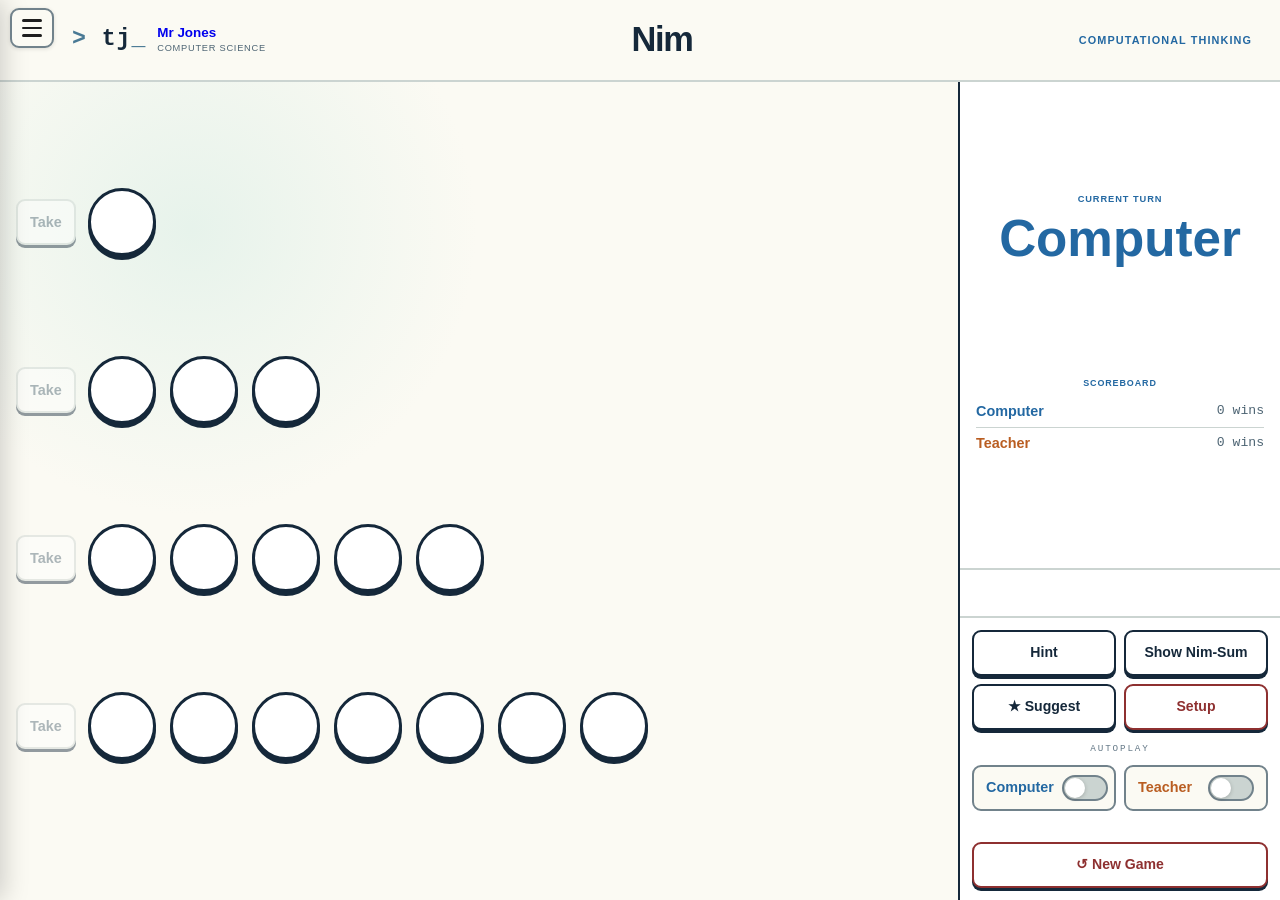
<file: nim/index.html>
<!DOCTYPE html>
<html lang="en">
<head>
<meta charset="UTF-8">
<meta name="viewport" content="width=device-width, initial-scale=1.0">
<title>Computational Thinking — Nim</title>
<script src="../shared.js"></script>
<style>
*, *::before, *::after { box-sizing: border-box; margin: 0; padding: 0; }

:root {
  --bg:          #f7f7f3;
  --white:       #ffffff;
  --border:      #d8d8d0;
  --border-dark: #b0b0a8;
  --text:        #2a2a2a;
  --muted:       #888880;
  --faint:       #c0c0b8;

  --green:       #3bba5a;
  --green-light: #d4f5dc;
  --green-glow:  rgba(59,186,90,0.35);

  --blue:        #3a8fd4;
  --orange:      #e07a30;
  --red:         #d94040;

  --yellow-hdr:  #fdf8dc;
  --yellow-bdr:  #e8d87a;

  --counter-idle:    #e8e8e4;
  --counter-border:  #c4c4bc;
  --counter-shadow:  rgba(0,0,0,0.12);
  --counter-sel:     #3bba5a;
  --counter-sel-bdr: #2a9648;

  --panel-w: 322px;
  --font: Arial, Helvetica, sans-serif;
  --mono: 'Courier New', Courier, monospace;
}

/* ── BASE ───────────────────────────────────────────── */
html { height: 100%; }

body {
  background: var(--bg);
  font-family: var(--font);
  color: var(--text);
  display: flex;
  flex-direction: column;
  /* Desktop: lock to viewport; mobile: scroll freely */
  min-height: 100%;
}

/* ── HEADER ─────────────────────────────────────────── */
#header {
  background: var(--yellow-hdr);
  border-bottom: 2.5px solid var(--yellow-bdr);
  min-height: 56px;
  display: flex;
  align-items: center;
  justify-content: center;
  flex-shrink: 0;
  padding: 10px 16px;
}

#header h1 {
  font-size: clamp(1.1rem, 3.5vw, 2.2rem);
  font-weight: 900;
  color: var(--text);
  letter-spacing: 0.01em;
  text-align: center;
}

/* ── MAIN LAYOUT ─────────────────────────────────────── */
/* Desktop/landscape: side by side. Mobile portrait: stacked. */
#main {
  flex: 1;
  display: flex;
  min-height: 0;
}

/* ── LEFT: game board ────────────────────────────────── */
#board {
  flex: 1;
  min-width: 0;
  display: flex;
  flex-direction: column;
  padding: 0 12px 0 16px;
}

/* Each pile row */
#piles-area {
  flex: 1;
  display: flex;
  flex-direction: column;
  justify-content: space-evenly;
  padding: 10px 0 4px;
  min-height: 0;
}

.pile-row {
  display: flex;
  align-items: center;
  min-height: 0;
}

/* Take button — leftmost column */
.take-col {
  width: 72px;
  min-width: 72px;
  display: flex;
  align-items: center;
  justify-content: flex-start;
  flex-shrink: 0;
}

.take-btn {
  font-family: var(--font);
  font-size: 0.9rem;
  font-weight: 700;
  padding: 8px 12px;
  background: var(--white);
  border: 2px solid var(--border-dark);
  color: var(--text);
  cursor: pointer;
  border-radius: 6px;
  transition: all 0.15s;
  white-space: nowrap;
  box-shadow: 0 2px 5px rgba(0,0,0,0.08);
  touch-action: manipulation;
}
.take-btn:hover:not(:disabled) {
  background: var(--green);
  border-color: var(--counter-sel-bdr);
  color: #fff;
  box-shadow: 0 3px 10px var(--green-glow);
}
.take-btn:disabled {
  opacity: 0.35;
  cursor: not-allowed;
  background: var(--white);
  color: var(--muted);
  border-color: var(--border);
}
.take-btn.ready {
  background: var(--green);
  border-color: var(--counter-sel-bdr);
  color: #fff;
  box-shadow: 0 3px 12px var(--green-glow);
  animation: takeReady 1.4s ease-in-out infinite;
}
@keyframes takeReady {
  0%,100% { box-shadow: 0 3px 12px var(--green-glow); }
  50%      { box-shadow: 0 3px 22px rgba(59,186,90,0.55); }
}

/* Counters area */
.counters-col {
  flex: 1;
  display: flex;
  align-items: center;
  gap: clamp(4px, 1.5vw, 14px);
  flex-wrap: nowrap;
  overflow: hidden;
  padding: 4px 0;
}

/* Individual counter — larger on mobile for touch */
.counter {
  width:  clamp(32px, 7vw, 68px);
  height: clamp(32px, 7vw, 68px);
  border-radius: 50%;
  background: var(--counter-idle);
  border: 2.5px solid var(--counter-border);
  box-shadow: 0 3px 8px var(--counter-shadow), inset 0 1px 2px rgba(255,255,255,0.7);
  cursor: pointer;
  transition: background 0.14s, border-color 0.14s, transform 0.12s, box-shadow 0.14s;
  flex-shrink: 0;
  position: relative;
  touch-action: manipulation;
  -webkit-tap-highlight-color: transparent;
}
.counter:hover:not(.dead) {
  transform: scale(1.08);
  border-color: var(--green);
  box-shadow: 0 4px 12px var(--green-glow);
}
.counter.selected {
  background: var(--counter-sel);
  border-color: var(--counter-sel-bdr);
  box-shadow: 0 4px 14px var(--green-glow), inset 0 1px 3px rgba(255,255,255,0.25);
}
.counter.selected:hover { transform: scale(1.06); }
.counter.dead { cursor: default; opacity: 0.2; }

/* Suggested counter — pulsing green ring */
.counter.suggested-highlight {
  border-color: var(--counter-sel-bdr);
  box-shadow: 0 0 0 3px var(--green-glow), 0 4px 12px var(--green-glow);
  animation: counterPulse 1.6s ease-in-out infinite;
}
@keyframes counterPulse {
  0%,100% { box-shadow: 0 0 0 3px rgba(59,186,90,0.3), 0 4px 12px var(--green-glow); }
  50%      { box-shadow: 0 0 0 6px rgba(59,186,90,0.5), 0 4px 18px rgba(59,186,90,0.5); }
}

/* Dim non-suggested piles */
#piles-area.suggest-active .pile-row:not(.suggested-pile) {
  opacity: 0.3;
}

/* Binary digits column — sized to content, never wraps */
.binary-col {
  display: flex;
  align-items: center;
  justify-content: flex-end;
  padding-right: 6px;
  flex-shrink: 0;
  white-space: nowrap;
  opacity: 0;
  pointer-events: none;
  transition: opacity 0.22s;
}
.binary-col.show { opacity: 1; }

.binary-digits {
  font-family: var(--mono);
  font-size: clamp(0.75rem, 2.8vw, 1.55rem);
  color: var(--muted);
  letter-spacing: 0.25em;
  font-weight: 500;
  white-space: nowrap;
}

/* ── NIM SUM ROW ─────────────────────────────────────── */
#nimsum-row {
  height: 40px;
  min-height: 40px;
  display: flex;
  align-items: center;
  flex-shrink: 0;
  border-top: 1.5px solid var(--border);
  opacity: 0;
  pointer-events: none;
  transition: opacity 0.22s;
  padding: 0 12px 0 16px;
}
#nimsum-row.show { opacity: 1; }

.nimsum-label {
  font-family: var(--font);
  font-size: clamp(0.8rem, 2vw, 1.3rem);
  font-weight: 700;
  color: var(--muted);
}
.nimsum-digits {
  font-family: var(--mono);
  font-size: clamp(0.85rem, 2.8vw, 1.75rem);
  font-weight: 700;
  letter-spacing: 0.25em;
  text-align: right;
  padding-right: 6px;
  white-space: nowrap;
  transition: color 0.25s;
}
.nimsum-digits.zero    { color: var(--red); }
.nimsum-digits.nonzero { color: var(--text); }

/* ── RIGHT PANEL ─────────────────────────────────────── */
#right-panel {
  width: var(--panel-w);
  min-width: var(--panel-w);
  max-width: var(--panel-w);
  flex-shrink: 0;
  border-left: 2px solid var(--border);
  display: flex;
  flex-direction: column;
  background: var(--white);
  overflow-y: auto;
}

/* Info box: turn + scores */
#info-box {
  flex: 1;
  display: flex;
  flex-direction: column;
  align-items: center;
  justify-content: center;
  gap: 14px;
  padding: 16px;
  border-bottom: 2px solid var(--border);
  min-height: 0;
}

.turn-display { text-align: center; }
.turn-label-sm {
  font-family: var(--mono);
  font-size: 0.58rem;
  color: var(--muted);
  letter-spacing: 0.2em;
  text-transform: uppercase;
  margin-bottom: 4px;
}
.turn-name-lg {
  font-size: clamp(1.6rem, 4vw, 3.8rem);
  font-weight: 900;
  color: var(--text);
  transition: color 0.25s;
  line-height: 1.1;
}
.turn-name-lg.p1 { color: var(--blue); }
.turn-name-lg.p2 { color: var(--orange); }

#nimsum-hint {
  text-align: center;
  opacity: 0;
  pointer-events: none;
  transition: opacity 0.22s;
  padding: 7px 10px;
  border-radius: 6px;
  border: 1.5px solid transparent;
  width: 100%;
}
#nimsum-hint.show { opacity: 1; }
#nimsum-hint.zero    { background: rgba(217,64,64,0.06);  border-color: rgba(217,64,64,0.2); }
#nimsum-hint.nonzero { background: rgba(59,186,90,0.06);  border-color: rgba(59,186,90,0.2); }

.hint-val {
  font-family: var(--mono);
  font-size: clamp(0.85rem, 1.6vw, 1.1rem);
  font-weight: 700;
  margin-bottom: 3px;
}
.hint-val.zero    { color: var(--red); }
.hint-val.nonzero { color: var(--green); }
.hint-text {
  font-size: clamp(0.62rem, 1.1vw, 0.76rem);
  line-height: 1.45;
  color: var(--muted);
}

/* Scores */
.scores-block { width: 100%; }
.scores-title {
  font-family: var(--mono);
  font-size: 0.56rem;
  color: var(--faint);
  letter-spacing: 0.2em;
  text-transform: uppercase;
  text-align: center;
  margin-bottom: 6px;
}
.score-row {
  display: flex;
  justify-content: space-between;
  align-items: center;
  padding: 4px 0;
  border-bottom: 1px solid var(--border);
  font-size: clamp(0.72rem, 1.3vw, 0.9rem);
}
.score-row:last-child { border-bottom: none; }
.score-player { font-weight: 700; }
.score-player.p1 { color: var(--blue); }
.score-player.p2 { color: var(--orange); }
.score-wins { font-family: var(--mono); font-size: 0.82rem; color: var(--muted); }

/* ── AUTOPLAY TOGGLES ────────────────────────────────── */
.autoplay-row {
  display: flex;
  align-items: center;
  justify-content: space-between;
  gap: 8px;
}
.autoplay-label {
  font-size: clamp(0.72rem, 1.3vw, 0.9rem);
  font-weight: 700;
}
.autoplay-label.p1 { color: var(--blue); }
.autoplay-label.p2 { color: var(--orange); }

.toggle-switch {
  position: relative;
  width: 46px;
  height: 26px;
  flex-shrink: 0;
}
.toggle-switch input { opacity: 0; width: 0; height: 0; position: absolute; }
.toggle-track {
  position: absolute; inset: 0;
  background: var(--border);
  border-radius: 13px;
  transition: background 0.2s;
  cursor: pointer;
}
.toggle-track::after {
  content: '';
  position: absolute;
  top: 3px; left: 3px;
  width: 20px; height: 20px;
  border-radius: 50%;
  background: var(--white);
  box-shadow: 0 1px 4px rgba(0,0,0,0.2);
  transition: transform 0.2s;
}
.toggle-switch input:checked + .toggle-track { background: var(--green); }
.toggle-switch input:checked + .toggle-track::after { transform: translateX(20px); }

.ctrl-autoplay {
  background: var(--bg);
  border: 2px solid var(--border);
  border-radius: 6px;
  padding: 8px 12px;
  box-shadow: 0 2px 4px rgba(0,0,0,0.06);
}

.autoplay-thinking {
  font-family: var(--mono);
  font-size: 0.62rem;
  color: var(--muted);
  text-align: center;
  letter-spacing: 0.08em;
  min-height: 1.2em;
  opacity: 0;
  transition: opacity 0.2s;
}
.autoplay-thinking.show { opacity: 1; }

/* Suggest explanation */
#suggest-box {
  border-top: 2px solid var(--border);
  padding: 12px 14px;
  opacity: 0;
  pointer-events: none;
  transition: opacity 0.22s;
  flex-shrink: 0;
}
#suggest-box.show { opacity: 1; }
.suggest-box-title {
  font-family: var(--mono);
  font-size: 0.56rem;
  color: var(--green);
  letter-spacing: 0.2em;
  text-transform: uppercase;
  margin-bottom: 6px;
}
.suggest-box-body {
  font-size: clamp(0.6rem, 1vw, 0.74rem);
  color: var(--muted);
  line-height: 1.55;
}
.suggest-box-body strong { color: var(--green); }
.suggest-box-body .s-warn { color: var(--red); font-weight: 700; }
.suggest-box-body .s-pile { color: var(--text); font-weight: 800; }
.suggest-box-body .s-bin  { font-family: var(--mono); color: var(--text); letter-spacing: 0.1em; }

/* ── BUTTONS ─────────────────────────────────────────── */
#btn-grid {
  display: grid;
  grid-template-columns: 1fr 1fr;
  gap: 8px;
  padding: 12px;
  border-top: 2px solid var(--border);
  flex-shrink: 0;
}

.ctrl-btn {
  font-family: var(--font);
  font-size: clamp(0.7rem, 1.3vw, 0.88rem);
  font-weight: 700;
  padding: 10px 6px;
  border: 2px solid var(--border-dark);
  background: var(--white);
  color: var(--text);
  cursor: pointer;
  border-radius: 6px;
  transition: all 0.16s;
  box-shadow: 0 2px 4px rgba(0,0,0,0.06);
  text-align: center;
  white-space: nowrap;
  touch-action: manipulation;
}
.ctrl-btn:hover { background: var(--bg); border-color: var(--text); }
.ctrl-btn:active { transform: scale(0.97); }
.ctrl-btn.on-binary  { background: var(--green-light); border-color: var(--green); color: var(--green); }
.ctrl-btn.on-nimsum  { background: #fff8dc; border-color: #c8a800; color: #8a6d00; }
.ctrl-btn.on-suggest { background: var(--green); border-color: var(--counter-sel-bdr); color: #fff; box-shadow: 0 3px 10px var(--green-glow); }
.ctrl-btn.danger { color: var(--red); border-color: rgba(217,64,64,0.4); }
.ctrl-btn.danger:hover { background: rgba(217,64,64,0.07); border-color: var(--red); }

/* ── OVERLAYS ─────────────────────────────────────────── */
.overlay {
  display: none;
  position: fixed; inset: 0;
  background: rgba(40,40,36,0.55);
  z-index: 500;
  align-items: center;
  justify-content: center;
  backdrop-filter: blur(3px);
  padding: 16px;
  overflow-y: auto;
}
.overlay.show { display: flex; }

@keyframes popUp {
  from { transform: scale(0.82); opacity: 0; }
  to   { transform: scale(1);    opacity: 1; }
}

.winner-card {
  background: var(--white);
  border: 2px solid var(--border);
  border-radius: 12px;
  padding: clamp(24px, 5vw, 52px) clamp(20px, 6vw, 70px);
  text-align: center;
  box-shadow: 0 20px 60px rgba(0,0,0,0.2);
  animation: popUp 0.3s cubic-bezier(0.34,1.56,0.64,1);
  max-width: 480px;
  width: 100%;
}
.winner-eyebrow {
  font-family: var(--mono);
  font-size: 0.66rem;
  color: var(--muted);
  letter-spacing: 0.3em;
  text-transform: uppercase;
  margin-bottom: 10px;
}
.winner-name {
  font-size: clamp(2rem, 8vw, 4.5rem);
  font-weight: 900;
  line-height: 1;
  margin-bottom: 6px;
}
.winner-name.p1 { color: var(--blue); }
.winner-name.p2 { color: var(--orange); }
.winner-sub {
  font-family: var(--mono);
  font-size: 0.76rem;
  color: var(--muted);
  letter-spacing: 0.1em;
  margin-bottom: 28px;
}
.winner-btns { display: flex; gap: 10px; justify-content: center; flex-wrap: wrap; }
.winner-btn {
  font-family: var(--font);
  font-size: 0.9rem;
  font-weight: 700;
  padding: 11px 22px;
  border: 2px solid var(--border-dark);
  background: var(--white);
  color: var(--text);
  cursor: pointer;
  border-radius: 6px;
  transition: all 0.15s;
  touch-action: manipulation;
}
.winner-btn.primary { background: var(--green); border-color: var(--counter-sel-bdr); color: #fff; }
.winner-btn:hover { opacity: 0.85; transform: translateY(-1px); }

.setup-card {
  background: var(--white);
  border: 2px solid var(--border);
  border-radius: 12px;
  padding: clamp(20px, 4vw, 40px) clamp(16px, 5vw, 48px);
  min-width: 0;
  max-width: 520px;
  width: 100%;
  box-shadow: 0 20px 60px rgba(0,0,0,0.18);
  animation: popUp 0.25s ease;
}
.setup-title { font-size: 1.5rem; font-weight: 900; margin-bottom: 22px; }
.setup-row { margin-bottom: 18px; }
.setup-row label {
  display: block;
  font-family: var(--mono);
  font-size: 0.58rem;
  color: var(--muted);
  letter-spacing: 0.2em;
  text-transform: uppercase;
  margin-bottom: 7px;
}
.name-inputs { display: flex; gap: 10px; }
.name-inp {
  flex: 1; min-width: 0;
  font-family: var(--font);
  font-size: 0.9rem;
  font-weight: 600;
  background: var(--bg);
  border: 2px solid var(--border);
  color: var(--text);
  padding: 8px 11px;
  outline: none;
  border-radius: 6px;
  transition: border-color 0.18s;
}
.name-inp:focus { border-color: var(--blue); }
.name-inp.p2:focus { border-color: var(--orange); }
.stepper { display: flex; align-items: center; gap: 12px; }
.step-btn {
  width: 36px; height: 36px;
  border: 2px solid var(--border-dark);
  background: var(--bg);
  color: var(--text);
  font-size: 1.2rem; font-weight: 700;
  cursor: pointer;
  border-radius: 6px;
  display: flex; align-items: center; justify-content: center;
  transition: all 0.14s;
  touch-action: manipulation;
}
.step-btn:hover { border-color: var(--blue); color: var(--blue); }
.step-val { font-size: 1.6rem; font-weight: 900; color: var(--blue); min-width: 2ch; text-align: center; }
.pile-size-inputs { display: flex; gap: 8px; flex-wrap: wrap; }
.psw { display: flex; flex-direction: column; align-items: center; gap: 4px; }
.psw span {
  font-family: var(--mono);
  font-size: 0.54rem;
  color: var(--muted);
  letter-spacing: 0.12em;
  text-transform: uppercase;
}
.psi {
  font-family: var(--mono);
  font-size: 1rem;
  width: 52px;
  text-align: center;
  background: var(--bg);
  border: 2px solid var(--border);
  color: var(--text);
  padding: 6px 4px;
  outline: none;
  border-radius: 6px;
  -moz-appearance: textfield;
  transition: border-color 0.18s;
}
.psi:focus { border-color: var(--green); }
.psi::-webkit-outer-spin-button, .psi::-webkit-inner-spin-button { -webkit-appearance: none; }
.presets { display: flex; gap: 6px; flex-wrap: wrap; }
.preset {
  font-family: var(--mono);
  font-size: 0.62rem;
  padding: 5px 10px;
  border: 2px solid var(--border);
  background: var(--bg);
  color: var(--muted);
  cursor: pointer;
  border-radius: 5px;
  transition: all 0.14s;
  letter-spacing: 0.05em;
  touch-action: manipulation;
}
.preset:hover { border-color: var(--text); color: var(--text); background: var(--white); }
.setup-actions { display: flex; gap: 10px; margin-top: 20px; flex-wrap: wrap; }
.setup-btn {
  font-family: var(--font);
  font-size: 0.9rem;
  font-weight: 700;
  padding: 10px 20px;
  border: 2px solid var(--border-dark);
  background: var(--white);
  color: var(--text);
  cursor: pointer;
  border-radius: 6px;
  transition: all 0.14s;
  touch-action: manipulation;
}
.setup-btn.primary { background: var(--green); border-color: var(--counter-sel-bdr); color: #fff; }
.setup-btn:hover { opacity: 0.85; }

/* ═══════════════════════════════════════════════════════
   DESKTOP / LANDSCAPE — locked viewport, no scroll
═══════════════════════════════════════════════════════ */
@media (min-width: 601px) {
  html, body { height: 100%; overflow: hidden; }
  body { height: 100vh; }
  #main { overflow: hidden; }
  #board { overflow: hidden; }
}
@media (max-width: 600px) {
  html, body { height: auto; }

  body {
    height: 100dvh;
    overflow: hidden;
  }

  #header h1 { font-size: clamp(0.95rem, 4.5vw, 1.3rem); }

  #main {
    flex-direction: column;
    overflow: hidden;
    height: 100%;
  }

  /* Board takes available space */
  #board {
    flex: 1;
    padding: 0 8px;
    overflow: hidden;
    min-height: 0;
  }

  #piles-area {
    padding: 6px 0 2px;
  }

  .take-col {
    width: 58px;
    min-width: 58px;
  }
  .take-btn {
    font-size: 0.78rem;
    padding: 7px 8px;
  }

  .counter {
    width:  clamp(28px, 8.5vw, 48px);
    height: clamp(28px, 8.5vw, 48px);
  }

  .binary-digits {
    font-size: clamp(0.65rem, 3.2vw, 1rem);
    letter-spacing: 0.2em;
  }

  #nimsum-row {
    height: 34px;
    min-height: 34px;
    padding: 0 8px;
  }
  .nimsum-label { font-size: 0.8rem; }
  .nimsum-digits { font-size: clamp(0.75rem, 3.5vw, 1.1rem); letter-spacing: 0.2em; }

  /* Right panel becomes a compact bottom bar on mobile */
  #right-panel {
    width: 100%;
    min-width: 0;
    max-width: 100%;
    border-left: none;
    border-top: 2px solid var(--border);
    flex-direction: column;
    overflow: visible;
    flex-shrink: 0;
  }

  /* Collapse the info box to a horizontal strip */
  #info-box {
    flex-direction: row;
    flex-wrap: wrap;
    justify-content: space-between;
    align-items: center;
    gap: 8px;
    padding: 8px 12px;
    border-bottom: 1px solid var(--border);
    flex: none;
  }

  .turn-display { text-align: left; }
  .turn-label-sm { margin-bottom: 1px; }
  .turn-name-lg { font-size: clamp(1.2rem, 6vw, 2rem); }

  #nimsum-hint {
    padding: 5px 8px;
    flex: 1;
    min-width: 140px;
  }
  .hint-val { font-size: 0.78rem; }
  .hint-text { font-size: 0.62rem; }

  .scores-block { min-width: 120px; }
  .scores-title { font-size: 0.5rem; margin-bottom: 3px; }
  .score-row { padding: 2px 0; font-size: 0.72rem; }
  .score-wins { font-size: 0.7rem; }

  /* Suggest box hidden on mobile (too small) */
  #suggest-box { display: none; }

  /* Button grid — single row of small buttons */
  #btn-grid {
    grid-template-columns: repeat(3, 1fr);
    gap: 6px;
    padding: 8px;
  }

  .ctrl-btn {
    font-size: 0.7rem;
    padding: 8px 4px;
  }

  /* Autoplay label spans all columns on mobile */
  #btn-grid > div[style*="grid-column:span 2"],
  .autoplay-thinking {
    grid-column: span 3 !important;
  }

  .ctrl-autoplay { padding: 6px 10px; }
  .autoplay-label { font-size: 0.72rem; }

  /* New game spans all 3 columns */
  #btn-grid > button[style*="grid-column:span 2"] {
    grid-column: span 3 !important;
  }

  .winner-card { padding: 28px 20px; }
  .winner-name { font-size: clamp(1.8rem, 10vw, 3rem); }
}
</style>
<link rel="stylesheet" href="../theme.css">
</head>
<body>

<!-- ── HEADER ──────────────────────────────────────────── -->
<div id="header">
  <a class="activity-brand" href="/" aria-label="Mr Jones Computer Science — home">
    <span class="command-logo" aria-hidden="true"><span class="prompt">&gt;</span>&nbsp;<span class="letters">tj</span><span class="cursor">_</span></span>
    <span class="activity-brand-text"><strong>Mr Jones</strong><small>Computer Science</small></span>
  </a>
  <h1>Nim</h1>
  <div class="activity-subject">Computational Thinking</div>
</div>

<!-- ── MAIN ────────────────────────────────────────────── -->
<div id="main">

  <!-- LEFT: board -->
  <div id="board">
    <div id="piles-area"></div>
    <!-- Nim-sum row — mirrors pile-row columns so digits align with binary above -->
    <div id="nimsum-row">
      <div class="take-col"></div>
      <div class="counters-col" style="justify-content:flex-end">
        <span class="nimsum-label">Nim Sum:</span>
      </div>
      <div class="binary-col show" id="nimsum-binary-col">
        <span class="nimsum-digits zero" id="nimsum-digits">0 0 0</span>
      </div>
    </div>
  </div>

  <!-- RIGHT: panel -->
  <div id="right-panel">
    <div id="info-box">
      <!-- Turn -->
      <div class="turn-display">
        <div class="turn-label-sm">Current Turn</div>
        <div class="turn-name-lg p1" id="turn-name">Player 1</div>
      </div>

      <!-- Nim-sum hint — always takes space -->
      <div id="nimsum-hint" aria-live="polite">
        <div class="hint-val nonzero" id="hint-val">XOR = —</div>
        <div class="hint-text" id="hint-text"></div>
      </div>

      <!-- Scores -->
      <div class="scores-block">
        <div class="scores-title">Scoreboard</div>
        <div class="score-row">
          <span class="score-player p1" id="s-p1-name">Computer</span>
          <span class="score-wins" id="s-p1-wins">0 wins</span>
        </div>
        <div class="score-row">
          <span class="score-player p2" id="s-p2-name">Teacher</span>
          <span class="score-wins" id="s-p2-wins">0 wins</span>
        </div>
      </div>
    </div>

    <!-- Suggest explanation — always takes space, opacity toggled -->
    <div id="suggest-box">
      <div class="suggest-box-title">★ Best Move</div>
      <div class="suggest-box-body" id="suggest-box-body"></div>
    </div>

    <!-- Control buttons -->
    <div id="btn-grid">
      <button class="ctrl-btn" id="btn-binary"  onclick="toggleBinary()">Hint</button>
      <button class="ctrl-btn" id="btn-nimsum"  onclick="toggleNimSum()">Show Nim‑Sum</button>
      <button class="ctrl-btn" id="btn-suggest" onclick="toggleSuggest()">★ Suggest</button>
      <button class="ctrl-btn danger" onclick="openSetup()">Setup</button>
      <!-- Autoplay toggles -->
      <div style="grid-column:span 2;font-family:var(--mono);font-size:0.58rem;color:var(--faint);letter-spacing:0.2em;text-transform:uppercase;text-align:center;padding-top:4px;">Autoplay</div>
      <div class="autoplay-row ctrl-autoplay">
        <span class="autoplay-label p1" id="auto-p1-label">Computer</span>
        <label class="toggle-switch">
          <input type="checkbox" id="auto-p1" aria-label="Autoplay for player one" onchange="onAutoplayChange()">
          <span class="toggle-track"></span>
        </label>
      </div>
      <div class="autoplay-row ctrl-autoplay">
        <span class="autoplay-label p2" id="auto-p2-label">Teacher</span>
        <label class="toggle-switch">
          <input type="checkbox" id="auto-p2" aria-label="Autoplay for player two" onchange="onAutoplayChange()">
          <span class="toggle-track"></span>
        </label>
      </div>
      <div class="autoplay-thinking" id="autoplay-thinking" style="grid-column:span 2">Thinking…</div>
      <button class="ctrl-btn danger" style="grid-column:span 2" onclick="confirmNewGame()">↺ New Game</button>
    </div>
  </div>

</div>

<!-- ── WINNER OVERLAY ──────────────────────────────────── -->
<div id="winner-overlay" class="overlay">
  <div class="winner-card" role="dialog" aria-modal="true" aria-labelledby="winner-name">
    <div class="winner-eyebrow">Winner!</div>
    <div class="winner-name p1" id="winner-name">Player 1</div>
    <div class="winner-sub">took the last counter and wins!</div>
    <div class="winner-btns">
      <button class="winner-btn primary" onclick="startGame(true)">↺ Play Again</button>
      <button class="winner-btn" onclick="closeWinner();openSetup()">⚙ Setup</button>
    </div>
  </div>
</div>

<!-- ── SETUP OVERLAY ───────────────────────────────────── -->
<div id="setup-overlay" class="overlay">
  <div class="setup-card" role="dialog" aria-modal="true" aria-labelledby="setup-title">
    <div class="setup-title" id="setup-title">Game Setup</div>

    <div class="setup-row">
      <label>Player Names</label>
      <div class="name-inputs">
        <input class="name-inp p1" id="inp-p1" type="text" maxlength="20" value="Computer">
        <input class="name-inp p2" id="inp-p2" type="text" maxlength="20" value="Teacher">
      </div>
    </div>

    <div class="setup-row">
      <label>Number of Piles</label>
      <div class="stepper">
        <button class="step-btn" onclick="changePiles(-1)">−</button>
        <span class="step-val" id="step-val">4</span>
        <button class="step-btn" onclick="changePiles(+1)">+</button>
      </div>
    </div>

    <div class="setup-row">
      <label>Counters per Pile</label>
      <div class="pile-size-inputs" id="pile-size-inputs"></div>
    </div>

    <div class="setup-row">
      <label>Quick Presets</label>
      <div class="presets">
        <button class="preset" onclick="applyPreset([1,3,5,7])">Classic 1,3,5,7</button>
        <button class="preset" onclick="applyPreset([3,4,5])">Easy 3,4,5</button>
        <button class="preset" onclick="applyPreset([2,5,8])">Medium 2,5,8</button>
        <button class="preset" onclick="applyPreset([1,2,3,4,5])">5 piles</button>
        <button class="preset" onclick="applyPreset([7,11,13])">Large</button>
      </div>
    </div>

    <div class="setup-actions">
      <button class="setup-btn primary" onclick="applySetup()">▶ Start Game</button>
      <button class="setup-btn" onclick="closeSetup()">Cancel</button>
    </div>
  </div>
</div>

<script>
/* ════════════════════════════════════════════════════
   STATE
════════════════════════════════════════════════════ */
const G = {
  piles:       [1, 3, 5, 7],
  selected:    [],          // [pileIdx] of selected counters per pile → stored as Set per pile
  names:       ['Computer', 'Teacher'],
  scores:      [0, 0],
  turn:        0,
  over:        false,
  showBinary:  false,
  showNimSum:  false,
  showSuggest: false,
  autoplay:    [false, false],  // autoplay[0]=P1, autoplay[1]=P2
};

// selected[i] = number of counters selected in pile i (always a contiguous top-N)
// We store it as a simple count.
let sel = []; // sel[i] = count of selected counters in pile i
let autoplayTimer = null;

const S = { numPiles: 4, sizes: [1, 3, 5, 7] };

/* ════════════════════════════════════════════════════
   LOGIC
════════════════════════════════════════════════════ */
function nimSum(piles)  { return piles.reduce((a,p) => a ^ p, 0); }
function maxBits(piles) { return Math.max(3, Math.floor(Math.log2(Math.max(...piles,1)))+1); }
function toBin(n, b)    { return n.toString(2).padStart(b,'0'); }

function bestMove(piles) {
  const ns = nimSum(piles);
  if (ns === 0) return null;
  for (let i = 0; i < piles.length; i++) {
    const target = piles[i] ^ ns;
    if (target < piles[i]) return { pileIdx: i, removeCount: piles[i] - target, targetSize: target };
  }
  return null;
}

/* When in a losing position (nim-sum=0), pick a random non-empty pile
   and take a random number of counters from it. */
function anyMove(piles) {
  const m = bestMove(piles);
  if (m) return m;
  // losing position: random pile, random count
  const nonEmpty = piles.map((p,i) => i).filter(i => piles[i] > 0);
  const pileIdx  = nonEmpty[Math.floor(Math.random() * nonEmpty.length)];
  const removeCount = Math.floor(Math.random() * piles[pileIdx]) + 1;
  return { pileIdx, removeCount, targetSize: piles[pileIdx] - removeCount };
}

/* Called after each move (or when an autoplay toggle changes) to
   schedule the computer's turn if appropriate. */
function maybeScheduleAutoplay() {
  if (G.over) return;
  if (!G.autoplay[G.turn]) return;
  if (autoplayTimer !== null) return; // already scheduled

  const thinking = document.getElementById('autoplay-thinking');
  thinking.classList.add('show');

  // Phase 1 (700ms): show counters highlighted (selected state) so class can see the move
  autoplayTimer = setTimeout(() => {
    const move = anyMove(G.piles);
    if (!move || G.over) { thinking.classList.remove('show'); autoplayTimer = null; return; }

    // Select the counters visually
    sel[move.pileIdx] = move.removeCount;
    renderPiles();

    // Phase 2 (900ms): hold selection visible, then execute
    autoplayTimer = setTimeout(() => {
      autoplayTimer = null;
      thinking.classList.remove('show');
      takeMove(move.pileIdx);
    }, 900);
  }, 700);
}

function onAutoplayChange() {
  G.autoplay[0] = document.getElementById('auto-p1').checked;
  G.autoplay[1] = document.getElementById('auto-p2').checked;
  // If current player just got autoplay enabled, kick it off
  maybeScheduleAutoplay();
}

function cancelAutoplay() {
  if (autoplayTimer !== null) { clearTimeout(autoplayTimer); autoplayTimer = null; }
  document.getElementById('autoplay-thinking').classList.remove('show');
}

/* ════════════════════════════════════════════════════
   SELECTION — tap a counter to select/deselect.
   Rule: you can only select a contiguous run from the
   top (rightmost). Clicking counter k selects all
   counters from k to end. Clicking a selected counter
   deselects from that point onwards.
════════════════════════════════════════════════════ */
function tapCounter(pileIdx, counterIdx) {
  if (G.over) return;
  if (G.autoplay[G.turn]) return; // block manual input on autoplay turns
  const count = G.piles[pileIdx];
  if (count === 0) return;

  const curSel = sel[pileIdx] || 0;
  const newSelStart = count - curSel; // index where selection starts currently

  if (counterIdx >= newSelStart && curSel > 0) {
    if (counterIdx === newSelStart) {
      sel[pileIdx] = 0;
    } else {
      sel[pileIdx] = count - counterIdx;
    }
  } else {
    sel[pileIdx] = count - counterIdx;
  }

  renderPiles();
}

function updateTakeBtn(pileIdx) {
  // handled in renderPiles
}

function takeMove(pileIdx) {
  const amount = sel[pileIdx] || 0;
  if (amount <= 0 || G.over) return;

  G.piles[pileIdx] -= amount;
  sel[pileIdx] = 0;

  if (G.piles.every(p => p === 0)) {
    G.over = true;
    G.scores[G.turn]++;
    renderPiles();
    updateBinaryPanel();
    updateStatus();
    showWinner(G.turn);
    return;
  }

  G.turn = 1 - G.turn;
  renderPiles();
  updateBinaryPanel();
  updateStatus();
  maybeScheduleAutoplay();
}

/* ════════════════════════════════════════════════════
   RENDER
════════════════════════════════════════════════════ */
function renderAll() {
  renderPiles();
  updateBinaryPanel();
  updateStatus();
  updateScores();
}

function renderPiles() {
  const area = document.getElementById('piles-area');
  area.innerHTML = '';

  const move = (!G.over && G.showSuggest) ? bestMove(G.piles) : null;
  if (move) area.classList.add('suggest-active');
  else area.classList.remove('suggest-active');

  const bits = maxBits(G.piles);

  G.piles.forEach((count, pi) => {
    const selCount = sel[pi] || 0;
    const selStart = count - selCount; // first selected index

    const row = document.createElement('div');
    row.className = 'pile-row';
    if (move && move.pileIdx === pi) row.classList.add('suggested-pile');

    /* Take button */
    const takeCol = document.createElement('div');
    takeCol.className = 'take-col';
    const takeBtn = document.createElement('button');
    takeBtn.className = 'take-btn' + (selCount > 0 ? ' ready' : '');
    takeBtn.textContent = 'Take';
    takeBtn.disabled = selCount === 0 || G.over || G.autoplay[G.turn];
    takeBtn.onclick = () => takeMove(pi);
    takeCol.appendChild(takeBtn);
    row.appendChild(takeCol);

    /* Counters */
    const countersCol = document.createElement('div');
    countersCol.className = 'counters-col';

    for (let ci = 0; ci < count; ci++) {
      const isSelected = ci >= selStart;
      const isSuggestHighlight = move && move.pileIdx === pi && ci >= (count - move.removeCount);

      const c = document.createElement('button');
      c.type = 'button';
      c.className = 'counter';
      if (isSelected) c.classList.add('selected');
      else if (isSuggestHighlight) c.classList.add('suggested-highlight');
      if (G.over) c.classList.add('dead');

      c.setAttribute('aria-label', `Pile ${pi + 1}, counter ${ci + 1}${isSelected ? ', selected' : ''}`);
      c.setAttribute('aria-pressed', isSelected ? 'true' : 'false');
      c.disabled = G.over || G.autoplay[G.turn];
      c.onclick = () => tapCounter(pi, ci);
      countersCol.appendChild(c);
    }

    // If pile is empty show a placeholder
    if (count === 0) {
      const empty = document.createElement('span');
      empty.style.cssText = 'font-family:var(--mono);font-size:0.7rem;color:var(--faint);letter-spacing:0.15em;text-transform:uppercase';
      empty.textContent = 'empty';
      countersCol.appendChild(empty);
    }

    row.appendChild(countersCol);

    /* Binary digits column — always present, opacity via CSS */
    const binCol = document.createElement('div');
    binCol.className = 'binary-col' + (G.showBinary ? ' show' : '');
    const binStr = toBin(count, bits).split('').join(' ');
    binCol.innerHTML = `<span class="binary-digits">${binStr}</span>`;
    row.appendChild(binCol);

    area.appendChild(row);
  });
}

/* ── Binary panel + suggestion explanation ─────────── */
function updateBinaryPanel() {
  const move  = (!G.over && G.showSuggest) ? bestMove(G.piles) : null;
  const bits  = maxBits(G.piles);
  const ns    = nimSum(G.piles);
  const nsBin = toBin(ns, bits).split('').join(' ');

  // Nim-sum row — show only when BOTH hint (binary) AND nim-sum toggles are on
  const nsRow    = document.getElementById('nimsum-row');
  const nsDigits = document.getElementById('nimsum-digits');
  nsRow.classList.toggle('show', G.showBinary && G.showNimSum);
  nsDigits.textContent = nsBin;
  nsDigits.className = 'nimsum-digits ' + (ns === 0 ? 'zero' : 'nonzero');

  // Suggest explanation box
  const box  = document.getElementById('suggest-box');
  const body = document.getElementById('suggest-box-body');
  const showExp = G.showSuggest && G.showBinary && !G.over;
  box.classList.toggle('show', showExp);

  if (showExp) {
    if (!move) {
      body.innerHTML = `<span class="s-warn">Nim‑sum = 0.</span> This is a losing position — every move hands the opponent a winning response. No winning move exists.`;
    } else {
      const pn   = move.pileIdx + 1;
      const from = G.piles[move.pileIdx];
      const to   = move.targetSize;
      const rm   = move.removeCount;
      const ns2  = nimSum(G.piles);
      body.innerHTML = `
        Nim‑sum = <span class="s-bin">${toBin(ns2,bits).split('').join(' ')}</span> ≠ 0.<br><br>
        <span class="s-pile">Pile ${pn}</span>: <span class="s-bin">${toBin(from,bits).split('').join(' ')}</span><br>
        XOR nim‑sum: <span class="s-bin">${toBin(to,bits).split('').join(' ')}</span> = ${to}<br><br>
        Remove <strong>${rm}</strong> counter${rm!==1?'s':''} from <span class="s-pile">Pile ${pn}</span> (${from}→${to}) to leave nim‑sum = <strong>0</strong>.`;
    }
  }
}

/* ── Status bar ─────────────────────────────────────── */
function updateStatus() {
  const nameEl = document.getElementById('turn-name');
  nameEl.textContent = G.over ? 'Game Over' : G.names[G.turn];
  nameEl.className   = 'turn-name-lg ' + (G.turn === 0 ? 'p1' : 'p2');

  // Nim-sum hint
  const ns      = nimSum(G.piles);
  const hint    = document.getElementById('nimsum-hint');
  const hintVal = document.getElementById('hint-val');
  const hintTxt = document.getElementById('hint-text');

  hint.classList.toggle('show', G.showNimSum && !G.over);

  if (ns === 0) {
    hint.className = 'show zero';
    hintVal.className = 'hint-val zero';
    hintVal.textContent = 'Nim‑Sum = 0';
    hintTxt.textContent = `Losing position: any move gives the opponent control.`;
  } else {
    hint.className = 'show nonzero';
    hintVal.className = 'hint-val nonzero';
    hintVal.textContent = `Nim‑Sum = ${ns}`;
    hintTxt.textContent = `Winning position: a move exists that leaves nim‑sum = 0.`;
  }
  if (!G.showNimSum || G.over) hint.className = hint.className.replace('show','').trim() || 'hidden';
}

function updateScores() {
  document.getElementById('s-p1-name').textContent = G.names[0];
  document.getElementById('s-p2-name').textContent = G.names[1];
  document.getElementById('s-p1-wins').textContent = `${G.scores[0]} win${G.scores[0]!==1?'s':''}`;
  document.getElementById('s-p2-wins').textContent = `${G.scores[1]} win${G.scores[1]!==1?'s':''}`;
  document.getElementById('auto-p1-label').textContent = G.names[0];
  document.getElementById('auto-p2-label').textContent = G.names[1];
}

/* ════════════════════════════════════════════════════
   WINNER
════════════════════════════════════════════════════ */
function showWinner(idx) {
  const el = document.getElementById('winner-name');
  el.textContent = G.names[idx];
  el.className   = 'winner-name ' + (idx===0?'p1':'p2');
  updateScores();
  document.getElementById('winner-overlay').className = 'overlay show';
}
function closeWinner() {
  document.getElementById('winner-overlay').className = 'overlay';
}

/* ════════════════════════════════════════════════════
   NEW GAME
════════════════════════════════════════════════════ */
function startGame(keepScores) {
  cancelAutoplay();
  closeWinner();
  if (!keepScores) G.scores = [0,0];
  G.piles = [...S.sizes];
  sel     = G.piles.map(() => 0);
  G.turn  = 0;
  G.over  = false;
  renderAll();
  maybeScheduleAutoplay();
}

function confirmNewGame() {
  if (!G.over && G.piles.some((p,i) => p < S.sizes[i]) && !confirm('Start a new game?')) return;
  startGame(true);
}

/* ════════════════════════════════════════════════════
   TOGGLES
════════════════════════════════════════════════════ */
function toggleBinary() {
  G.showBinary = !G.showBinary;
  const btn = document.getElementById('btn-binary');
  btn.classList.toggle('on-binary', G.showBinary);
  btn.textContent = G.showBinary ? 'Hide Hint' : 'Hint';
  renderPiles();
  updateBinaryPanel();
}

function toggleNimSum() {
  G.showNimSum = !G.showNimSum;
  const btn = document.getElementById('btn-nimsum');
  btn.classList.toggle('on-nimsum', G.showNimSum);
  btn.textContent = G.showNimSum ? 'Hide Nim‑Sum' : 'Show Nim‑Sum';
  updateStatus();
  updateBinaryPanel();
}

function toggleSuggest() {
  G.showSuggest = !G.showSuggest;
  const btn = document.getElementById('btn-suggest');
  btn.classList.toggle('on-suggest', G.showSuggest);
  btn.textContent = G.showSuggest ? '★ Hide Suggest' : '★ Suggest';
  renderPiles();
  updateBinaryPanel();
}

/* ════════════════════════════════════════════════════
   SETUP
════════════════════════════════════════════════════ */
function openSetup() {
  closeWinner();
  S.numPiles = G.piles.length;
  S.sizes    = [...G.piles];
  document.getElementById('inp-p1').value = G.names[0];
  document.getElementById('inp-p2').value = G.names[1];
  renderSetupInputs();
  document.getElementById('setup-overlay').className = 'overlay show';
}
function closeSetup() {
  document.getElementById('setup-overlay').className = 'overlay';
}

function changePiles(d) {
  S.numPiles = Math.max(1, Math.min(8, S.numPiles+d));
  while (S.sizes.length < S.numPiles) S.sizes.push(S.sizes[S.sizes.length-1]??5);
  renderSetupInputs();
}

function renderSetupInputs() {
  document.getElementById('step-val').textContent = S.numPiles;
  const c = document.getElementById('pile-size-inputs');
  c.innerHTML = '';
  for (let i = 0; i < S.numPiles; i++) {
    const w = document.createElement('div'); w.className='psw';
    const l = document.createElement('span'); l.textContent=`Pile ${i+1}`;
    const inp = document.createElement('input');
    inp.type='number'; inp.min=1; inp.max=20;
    inp.className='psi'; inp.value=S.sizes[i]??5;
    inp.addEventListener('input', ()=>{
      const v=parseInt(inp.value);
      S.sizes[i]=isNaN(v)?1:Math.max(1,Math.min(20,v));
    });
    w.appendChild(l); w.appendChild(inp);
    c.appendChild(w);
  }
}

function applyPreset(sizes) {
  S.numPiles=sizes.length; S.sizes=[...sizes];
  renderSetupInputs();
}

function applySetup() {
  const inputs=[...document.querySelectorAll('.psi')];
  const sizes=[]; let ok=true;
  inputs.forEach(inp=>{
    const v=parseInt(inp.value);
    if(isNaN(v)||v<1){inp.style.borderColor='var(--red)';ok=false;}
    else{inp.style.borderColor='';sizes.push(Math.min(20,v));}
  });
  if(!ok) return;
  G.names=[
    document.getElementById('inp-p1').value.trim()||'Player 1',
    document.getElementById('inp-p2').value.trim()||'Player 2',
  ];
  S.sizes=sizes; S.numPiles=sizes.length;
  closeSetup();
  startGame(false);
}

/* ════════════════════════════════════════════════════
   BOOT
════════════════════════════════════════════════════ */
window.addEventListener('DOMContentLoaded', ()=>{
  S.numPiles=G.piles.length; S.sizes=[...G.piles];
  sel=G.piles.map(()=>0);
  renderAll();
});
</script>
</body>
</html>
</file>
<file: theme.css>
/* Shared accessible workshop theme for the interactive games. */
:root {
  --bg: #fbfaf3;
  --white: #ffffff;
  --border: #cbd4d1;
  --border-dark: #71828b;
  --text: #15283a;
  --muted: #4d6473;
  --faint: #657987;
  --green: #318563;
  --green-light: #dcefe7;
  --green-glow: rgba(49,133,99,.28);
  --blue: #2368a2;
  --orange: #b95d21;
  --red: #b33131;
  --yellow-hdr: #fbfaf3;
  --yellow-bdr: #cbd4d1;
  --font: Verdana, Arial, sans-serif;
}

body { font-size: 18px; line-height: 1.55; }
button, input { font: inherit; }
button:focus-visible, input:focus-visible, [role="button"]:focus-visible, [tabindex]:focus-visible {
  outline: 4px solid #b74b00 !important;
  outline-offset: 4px;
}

#header {
  height: 82px;
  min-height: 82px;
  padding: 12px 28px 12px 72px;
  display: grid;
  grid-template-columns: minmax(190px,1fr) auto minmax(190px,1fr);
  align-items: center;
  gap: 20px;
  border-bottom: 2px solid var(--border);
  background: rgba(251,250,243,.98);
}
#header h1 {
  grid-column: 2;
  font-size: clamp(1.45rem,2.7vw,2.15rem);
  line-height: 1.08;
  letter-spacing: -.04em;
  text-align: center;
  white-space: nowrap;
}
.activity-brand {
  grid-column: 1;
  display: inline-flex;
  align-items: center;
  gap: 11px;
  width: max-content;
  text-decoration: none;
}
.command-logo {
  display: inline-flex;
  align-items: baseline;
  font-family: "Courier New", monospace;
  font-size: 1.45rem;
  font-weight: 700;
  letter-spacing: .04em;
  white-space: nowrap;
}
.command-logo .prompt, .command-logo .cursor { color: #497994; }
.command-logo .letters { color: var(--text); }
.activity-brand-text strong, .activity-brand-text small { display: block; }
.activity-brand-text strong { font-size: .84rem; line-height: 1.15; }
.activity-brand-text small { color: var(--muted); font-size: .58rem; letter-spacing: .08em; text-transform: uppercase; }
.activity-subject {
  grid-column: 3;
  justify-self: end;
  color: var(--blue);
  font-size: .68rem;
  font-weight: 900;
  letter-spacing: .1em;
  text-transform: uppercase;
  white-space: nowrap;
}

#main { background: var(--bg); }
#board { background: radial-gradient(circle at 20% 18%,rgba(220,239,231,.65),transparent 28%),var(--bg); }
#right-panel { border-left: 2px solid var(--text); background: var(--white); }
#info-box, #key-box, #suggest-box, #btn-grid { border-color: var(--border); }

.ctrl-btn, .take-btn, .winner-btn, .setup-btn, .step-btn, .preset, .result-btn {
  min-height: 46px;
  border: 2px solid var(--text);
  border-radius: 9px;
  color: var(--text);
  background: var(--white);
  box-shadow: 0 3px 0 var(--text);
  transition: transform .12s, box-shadow .12s, background .12s;
}
.ctrl-btn:hover, .take-btn:hover:not(:disabled), .winner-btn:hover, .setup-btn:hover, .step-btn:hover, .preset:hover, .result-btn:hover {
  border-color: var(--text);
  background: #e7f0f6;
  color: var(--text);
  opacity: 1;
  transform: translateY(-2px);
  box-shadow: 0 5px 0 var(--text);
}
.ctrl-btn:active, .take-btn:active:not(:disabled), .winner-btn:active, .setup-btn:active, .result-btn:active {
  transform: translateY(2px);
  box-shadow: 0 1px 0 var(--text);
}
.ctrl-btn.primary, .ctrl-btn.on-suggest, .winner-btn.primary, .setup-btn.primary, .result-btn.primary, .take-btn.ready {
  border-color: #174c78;
  background: var(--blue);
  color: #fff;
  box-shadow: 0 3px 0 #174c78;
}
.ctrl-btn.primary:hover, .ctrl-btn.on-suggest:hover, .winner-btn.primary:hover, .setup-btn.primary:hover, .result-btn.primary:hover, .take-btn.ready:hover {
  border-color: #0c334f;
  background: #174c78;
  color: #fff;
  box-shadow: 0 5px 0 #0c334f;
}
.ctrl-btn.danger { border-color: #8e3030; color: #8e3030; }
/* The larger type can make a long label wider than its grid column. A grid
   item will not shrink below its own min-content, and .ctrl-btn is nowrap,
   so the column pushed the panel past the window edge and the buttons were
   clipped. Let the items shrink and the label wrap instead. */
#btn-grid > * { min-width: 0; }
.ctrl-btn { white-space: normal; }
.ctrl-btn:disabled, .take-btn:disabled { opacity: .45; }
.autoplay-row, .autoplay-speed-row, .ctrl-autoplay, .dup-row {
  border: 2px solid var(--border-dark);
  border-radius: 9px;
  background: var(--bg);
  box-shadow: none;
}
.toggle-track { border: 2px solid var(--border-dark); background: var(--border); }
.toggle-track::after { top: 1px; left: 1px; }
.toggle-switch input:checked + .toggle-track { border-color: #216747; background: var(--green); }

.turn-label-sm, .scores-title, .move-stat-label, .held-label, .stat-label, .status-label,
.key-title, .suggest-box-title, .winner-eyebrow, .setup-row label, .result-eyebrow, .result-code-label {
  color: var(--blue);
  font-family: var(--font);
  font-weight: 900;
  letter-spacing: .1em;
}
.score-wins, .hint-text, .suggest-box-body, #status-msg, .key-text { color: var(--muted); }
#nimsum-hint, #suggest-box.show { border-color: var(--border-dark); background: #f7faf8; }

.counter {
  appearance: none;
  padding: 0;
  border: 3px solid var(--text);
  background: #fff;
  box-shadow: 0 4px 0 var(--text);
}
.counter:hover { transform: translateY(-3px); box-shadow: 0 7px 0 var(--text); }
.counter.selected { border-color: #174c78; background: #62a6d7; box-shadow: 0 4px 0 #174c78; }
#nimsum-row { border-color: var(--text); }

#towers-area::after { height: 6px; background: var(--text); }
.tower-peg { background: #71828b; }
.tower-col { appearance: none; padding: 0; border: 0; background: transparent; color: inherit; font: inherit; }
.disk { border: 2px solid var(--text); box-shadow: 0 3px 0 var(--text); }
#formula-bar { border: 2px solid var(--text); border-radius: 10px; background: #fff9df; }

#shield { border-color: var(--text); }
.shield-peg, .guess-peg { border: 3px solid var(--text); background: #fff; }
.shield-peg.revealed, .guess-peg.filled { color: #fff; font-weight: 900; text-shadow: 0 1px 2px rgba(0, 0, 0, .9); }
.guess-peg, .swatch { appearance: none; padding: 0; color: inherit; font: inherit; }
.guess-row.active { border: 2px solid var(--text); border-left: 9px solid var(--blue); border-radius: 10px; background: #fff; box-shadow: 0 4px 0 var(--text); }
.feedback-cluster { border-color: var(--border-dark); }
.swatch { border: 3px solid var(--text); box-shadow: 0 3px 0 var(--text); }

.winner-card, .setup-card, .result-card {
  border: 3px solid var(--text);
  border-radius: 18px;
  box-shadow: 10px 10px 0 var(--text);
}

@media (max-width: 700px) {
  body { font-size: 16px; }
  #header {
    height: 72px;
    min-height: 72px;
    padding: 9px 12px 9px 60px;
    grid-template-columns: auto 1fr;
    gap: 10px;
  }
  #header h1 { grid-column: 2; justify-self: end; font-size: clamp(.9rem,4vw,1.15rem); white-space: normal; text-align: right; }
  .activity-brand { grid-column: 1; }
  .activity-brand-text, .activity-subject { display: none; }
  .command-logo { font-size: 1.12rem; }
  #centre { flex-direction: column; overflow: visible; }
  #right-panel { border-left: 0; border-top: 2px solid var(--text); }
}

@media (prefers-reduced-motion: reduce) {
  *, *::before, *::after { animation: none !important; transition: none !important; scroll-behavior: auto !important; }
}

@media (forced-colors: active) {
  .counter, .disk, .guess-peg, .shield-peg, .swatch { forced-color-adjust: auto; border: 3px solid CanvasText; }
}
</file>
